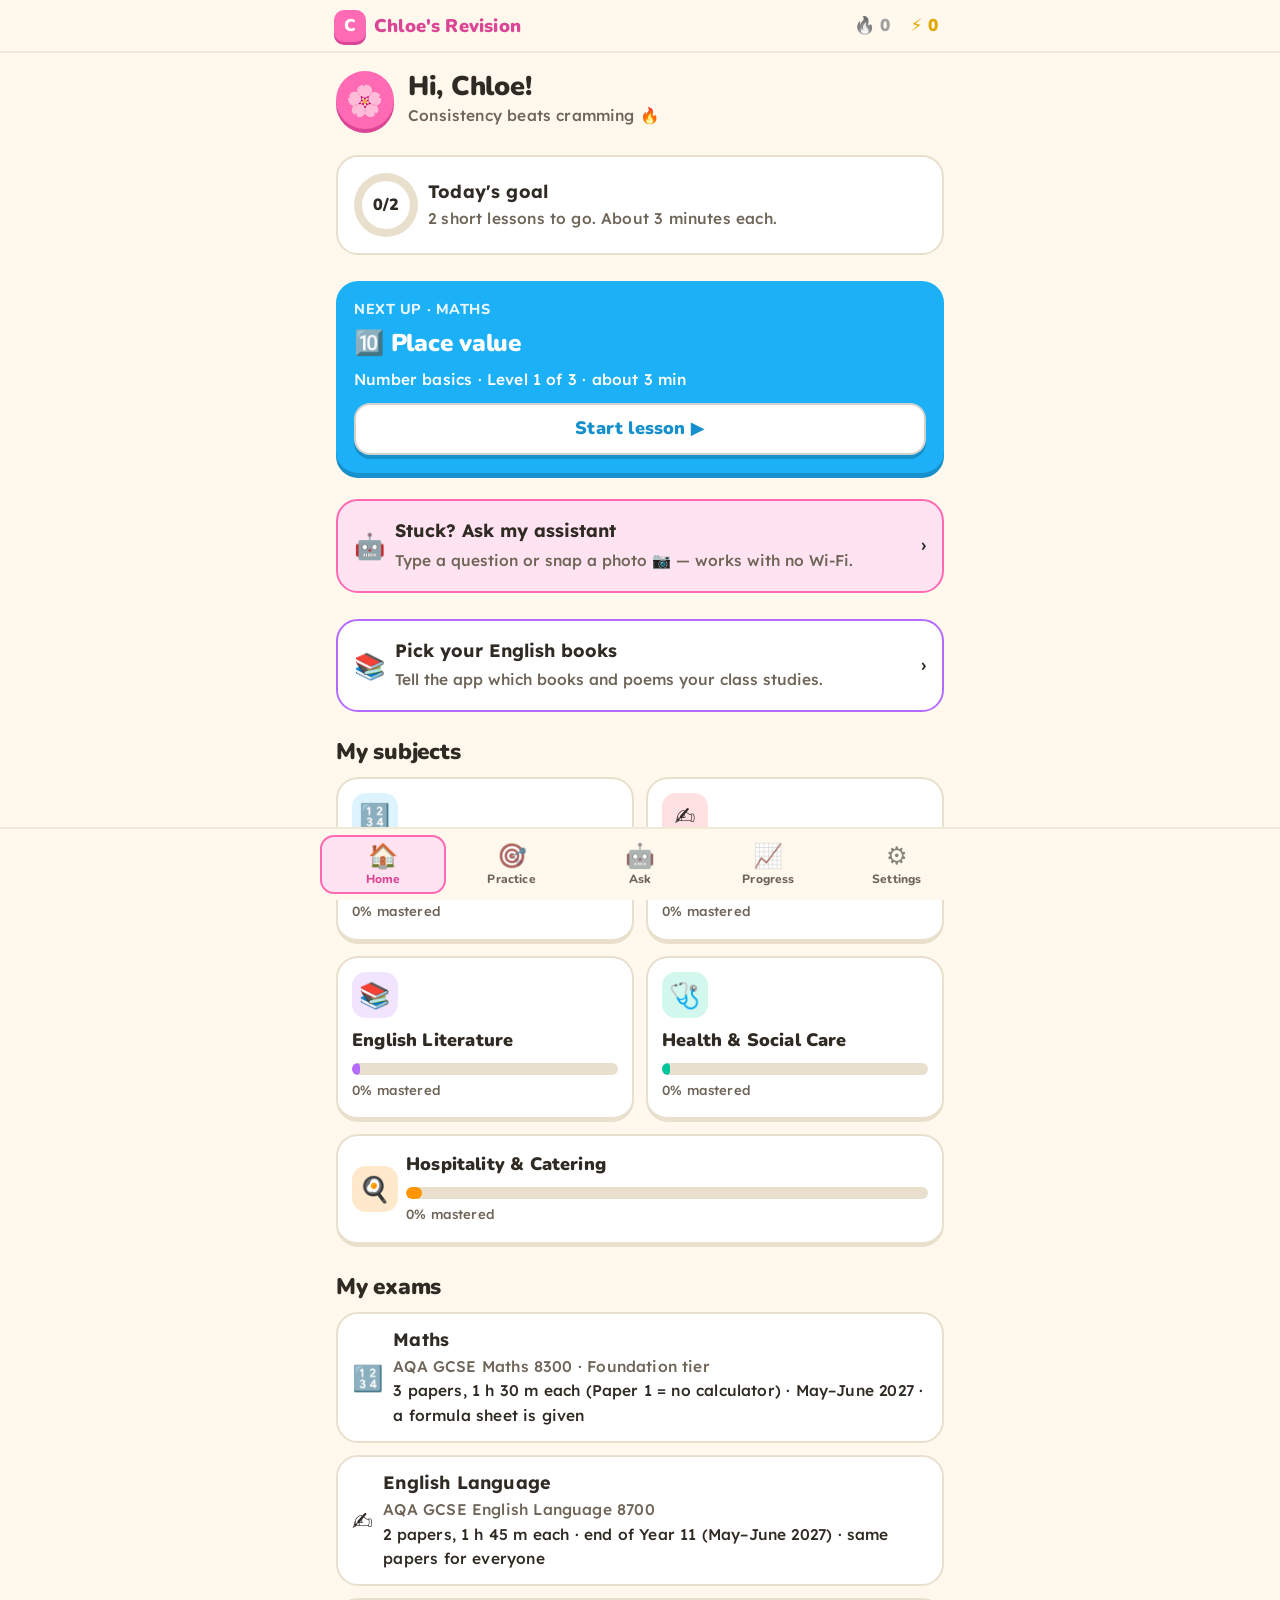
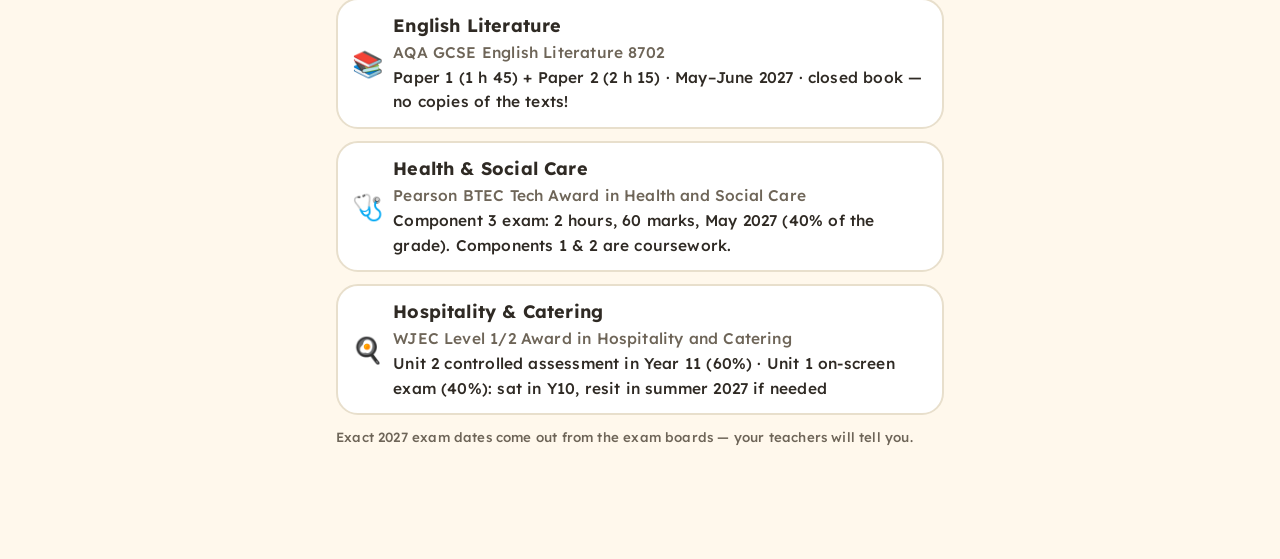
<file: docs/index.html>
<!doctype html>
<html lang="en-GB">
<head>
<meta charset="utf-8">
<meta name="viewport" content="width=device-width, initial-scale=1, viewport-fit=cover">
<link rel="manifest" href="manifest.webmanifest">
<link rel="apple-touch-icon" href="icon-180.png">
<link rel="icon" type="image/png" href="icon-192.png">
<title>Chloe's Revision</title>
<meta name="apple-mobile-web-app-capable" content="yes">
<meta name="mobile-web-app-capable" content="yes">
<meta name="apple-mobile-web-app-title" content="Chloe Revise">
<meta name="description" content="Chloe's bite-size GCSE revision: quick quizzes for Maths, English, Health and Social Care, and Hospitality and Catering.">
<meta name="theme-color" content="#FF6AB4">
<link rel="stylesheet" href="fonts/fonts.css">
<style>
/* ============================================================
   Chloe's Revision — same chunky, bright style as Max's GCSE Plan,
   tuned for easy reading and focus: Lexend, big text, calm tinted paper,
   short screens, one thing at a time, no timers.
   ============================================================ */
:root{
  --bg:#FFF8EC; --bg-2:#F6EEDD; --card:#FFFFFF; --line:#E8DFCC; --line-2:#F1E9D8;
  --ink:#2F2A24; --ink-2:#6E6558; --ink-3:#A89E8E; --on:#FFFFFF;
  --green:#58CC02; --green-d:#46A302; --green-t:#DDF7C8;
  --blue:#1CB0F6;  --blue-d:#1690CC;  --blue-t:#DDF4FF;
  --red:#FF4B4B;   --red-d:#D93636;   --red-t:#FFE1E1;
  --yellow:#FFC800;--yellow-d:#E0A800;--yellow-t:#FFF3C7;
  --orange:#FF9600;--orange-d:#DB7C00;--orange-t:#FFE9CC;
  --purple:#B46CFF;--purple-d:#9152D6;--purple-t:#F1E4FF;
  --teal:#00C49A;  --teal-d:#009E7C;  --teal-t:#D2F7EC;
  --pink:#FF6AB4;  --pink-d:#DB4595;  --pink-t:#FFE3F1;
  --r:16px; --r-lg:22px;
  --font:"Lexend",system-ui,-apple-system,"Segoe UI",sans-serif;
  --head:"Nunito","Lexend",system-ui,sans-serif;
  --fs:18px;
  --ease:cubic-bezier(.2,.9,.3,1.25);
}
:root[data-tint="white"]{--bg:#FFFFFF;--bg-2:#F5F5F5;--line:#E5E5E5;--line-2:#F0F0F0;--ink:#333;--ink-2:#6F6F6F;--ink-3:#AAAAAA}
:root[data-tint="blue"]{--bg:#EEF6FF;--bg-2:#E0ECFA;--line:#CFDDEE;--line-2:#E3ECF7;--ink:#233042;--ink-2:#5B6B80;--ink-3:#97A6B8}
:root[data-tint="green"]{--bg:#F0F8EC;--bg-2:#E2F0DA;--line:#D2E4C8;--line-2:#E5F0DF;--ink:#26331F;--ink-2:#5E6F55;--ink-3:#9BAA91}
:root[data-tint="pink"]{--bg:#FFF1F6;--bg-2:#FBE2EC;--line:#F0D0DD;--line-2:#F8E3EB;--ink:#3A2530;--ink-2:#7A5B69;--ink-3:#B598A5}
:root[data-tint="dark"]{
  color-scheme:dark;
  --bg:#161E24; --bg-2:#1E2A31; --card:#1B252C; --line:#34444E; --line-2:#26343C;
  --ink:#F1F5F7; --ink-2:#A8B6BF; --ink-3:#5E707A;
  --green-t:#203A16; --blue-t:#12303F; --red-t:#3E1D20; --yellow-t:#3A3214; --orange-t:#3B2812; --purple-t:#2E2140; --teal-t:#11352D; --pink-t:#3D1C2F;
}
:root[data-font="atkinson"]{--font:"Atkinson Hyperlegible",system-ui,sans-serif}
:root[data-font="nunito"]{--font:"Nunito",system-ui,sans-serif}
:root[data-size="1"]{--fs:16px} :root[data-size="2"]{--fs:18px} :root[data-size="3"]{--fs:20px} :root[data-size="4"]{--fs:23px}

*{box-sizing:border-box;-webkit-tap-highlight-color:transparent}
html,body{background:var(--bg)}
body{margin:0;color:var(--ink);font:500 var(--fs)/1.6 var(--font);letter-spacing:.01em;-webkit-font-smoothing:antialiased;-webkit-text-size-adjust:100%}
button,input,select,textarea{font:inherit;color:inherit}
a{color:var(--blue-d)}
:focus-visible{outline:3px solid var(--blue);outline-offset:2px;border-radius:12px}
h1,h2,h3{margin:0;font-family:var(--head);font-weight:900;letter-spacing:-.01em;line-height:1.2;text-wrap:balance}
h1{font-size:1.55em} h2{font-size:1.25em} h3{font-size:1.05em}
p{margin:0}
.muted{color:var(--ink-2)} .small{font-size:.86em} .tiny{font-size:.74em}
.num{font-variant-numeric:tabular-nums}
.wrap{max-width:640px;margin:0 auto;padding:8px 16px calc(110px + env(safe-area-inset-bottom,0px))}
.stack{display:flex;flex-direction:column;gap:12px}
.row{display:flex;align-items:center;gap:10px}
.wrap-row{display:flex;flex-wrap:wrap;gap:8px}
.grow{flex:1;min-width:0}
.sect{margin-top:26px;display:flex;flex-direction:column;gap:12px}
.card{background:var(--card);border:2px solid var(--line);border-radius:var(--r-lg);padding:16px}
.soft{background:var(--bg-2);border-radius:var(--r);padding:14px}
.emo{font-size:1.4em;line-height:1}
.hide{display:none!important}

/* ---------- top bar ---------- */
.top{position:sticky;top:0;z-index:8;background:var(--bg);border-bottom:2px solid var(--line-2);padding-top:env(safe-area-inset-top,0px)}
.top-in{max-width:640px;margin:0 auto;padding:8px 14px;display:flex;align-items:center;gap:4px}
.logo{display:flex;align-items:center;gap:8px;font:900 1.02em var(--head);color:var(--pink-d);text-decoration:none;margin-right:auto}
.logo i{display:grid;place-items:center;width:32px;height:32px;border-radius:10px;background:var(--pink);color:#fff;font-style:normal;font-size:17px;box-shadow:0 3px 0 var(--pink-d)}
.stat{display:inline-flex;align-items:center;gap:4px;padding:6px 8px;border-radius:12px;font:900 .95em var(--head);font-variant-numeric:tabular-nums}
.stat.fire{color:var(--orange)} .stat.fire.off{color:var(--ink-3);filter:grayscale(1)}
.stat.xp{color:var(--yellow-d)}
.stat.bump{animation:bump .5s var(--ease)}

/* ---------- bottom nav ---------- */
.nav{position:fixed;left:0;right:0;bottom:0;z-index:8;background:var(--bg);border-top:2px solid var(--line-2);padding:6px 8px calc(6px + env(safe-area-inset-bottom,0px))}
.nav-in{max-width:640px;margin:0 auto;display:grid;grid-template-columns:repeat(5,1fr);gap:2px}
.nav a{display:flex;flex-direction:column;align-items:center;gap:0;padding:5px 2px;border-radius:14px;border:2px solid transparent;text-decoration:none;color:var(--ink-2);font:800 12px var(--head)}
.nav a span{font-size:24px;line-height:1.2;filter:grayscale(.6);opacity:.8}
.nav a[aria-current="page"]{background:var(--pink-t);border-color:var(--pink);color:var(--pink-d)}
.nav a[aria-current="page"] span{filter:none;opacity:1}
.nav a:active{transform:scale(.94)}

/* ---------- 3D buttons (sentence case: easier to read than CAPS) ---------- */
.btn{--b:var(--card);--bd:var(--line);--fg:var(--ink);appearance:none;display:inline-flex;align-items:center;justify-content:center;gap:8px;min-height:52px;padding:10px 18px;border-radius:var(--r);border:2px solid var(--bd);background:var(--b);color:var(--fg);font:900 1em/1.2 var(--head);letter-spacing:.01em;text-decoration:none;cursor:pointer;box-shadow:0 4px 0 var(--bd);transition:transform .08s,box-shadow .08s,filter .15s;user-select:none;-webkit-user-select:none}
.btn:hover{filter:brightness(1.04)}
.btn:active:not([disabled]){transform:translateY(4px);box-shadow:0 0 0 var(--bd)}
.btn.btn[disabled]{--b:var(--line);--bd:var(--line);--fg:var(--ink-3);box-shadow:none;cursor:default}
.btn.full{width:100%}
.btn.sm{min-height:40px;padding:6px 12px;font-size:.86em;box-shadow:0 3px 0 var(--bd)}
.btn.green{--b:var(--green);--bd:var(--green-d);--fg:#fff}
.btn.blue{--b:var(--blue);--bd:var(--blue-d);--fg:#fff}
.btn.red{--b:var(--red);--bd:var(--red-d);--fg:#fff}
.btn.pink{--b:var(--pink);--bd:var(--pink-d);--fg:#fff}
.btn.yellow{--b:var(--yellow);--bd:var(--yellow-d);--fg:#4B3A00}
.btn.ghost{--b:transparent;--bd:transparent;box-shadow:none;--fg:var(--blue-d)}
.btn.sub{--b:var(--c);--bd:var(--cd);--fg:#fff}
.iconbtn{appearance:none;border:2px solid var(--line);background:var(--card);border-radius:14px;min-width:46px;height:46px;display:inline-grid;place-items:center;font-size:20px;cursor:pointer;box-shadow:0 3px 0 var(--line);color:var(--ink)}
.iconbtn:active{transform:translateY(3px);box-shadow:none}
.iconbtn.on{border-color:var(--blue);background:var(--blue-t);box-shadow:0 3px 0 var(--blue)}

/* subject colours */
.s-maths{--c:var(--blue);--cd:var(--blue-d);--ct:var(--blue-t)}
.s-englang{--c:var(--red);--cd:var(--red-d);--ct:var(--red-t)}
.s-englit{--c:var(--purple);--cd:var(--purple-d);--ct:var(--purple-t)}
.s-hsc{--c:var(--teal);--cd:var(--teal-d);--ct:var(--teal-t)}
.s-hosp{--c:var(--orange);--cd:var(--orange-d);--ct:var(--orange-t)}

/* ---------- home ---------- */
.hello{display:flex;align-items:center;gap:14px;margin-top:10px}
.hello .av{width:58px;height:58px;border-radius:50%;background:var(--pink);display:grid;place-items:center;font-size:30px;box-shadow:0 4px 0 var(--pink-d);flex:none}
.hello h1{font-size:1.5em}
.stats3{display:grid;grid-template-columns:repeat(3,1fr);gap:10px}
.st{background:var(--card);border:2px solid var(--line);border-radius:18px;padding:10px 8px;text-align:center}
.st b{display:block;font:900 1.35em var(--head);line-height:1.2}
.st small{color:var(--ink-2);font-size:.74em;font-weight:700}
.next{border-radius:var(--r-lg);padding:18px;background:var(--c);color:#fff;box-shadow:0 5px 0 var(--cd);display:flex;flex-direction:column;gap:10px}
.next .k{font:800 .8em var(--head);opacity:.9;letter-spacing:.04em}
.next h2{font-size:1.35em}
.next .btn{--b:#fff;--bd:rgba(0,0,0,.18);--fg:var(--cd)}
.subs{display:grid;grid-template-columns:1fr 1fr;gap:12px}
.subcard{appearance:none;text-align:left;cursor:pointer;border:2px solid var(--line);border-bottom-width:5px;background:var(--card);border-radius:var(--r-lg);padding:14px;display:flex;flex-direction:column;gap:8px;text-decoration:none;color:var(--ink);min-height:136px}
.subcard:active{transform:translateY(3px);border-bottom-width:2px}
.subcard .ic{width:46px;height:46px;border-radius:14px;background:var(--ct);display:grid;place-items:center;font-size:25px}
.subcard b{font:900 1em/1.2 var(--head)}
.subcard:last-child:nth-child(odd){grid-column:1/-1;min-height:0;flex-direction:row;align-items:center}
.bar{height:12px;border-radius:99px;background:var(--line);overflow:hidden}
.bar i{display:block;height:100%;border-radius:99px;background:var(--c,var(--green));transition:width .6s var(--ease)}
.goalring{--p:0;width:64px;height:64px;border-radius:50%;background:conic-gradient(var(--green) calc(var(--p)*1%),var(--line) 0);display:grid;place-items:center;flex:none}
.goalring i{width:48px;height:48px;border-radius:50%;background:var(--card);display:grid;place-items:center;font-style:normal;font:900 .9em var(--head)}
.pill{display:inline-flex;align-items:center;gap:4px;padding:3px 10px;border-radius:99px;background:var(--bg-2);font-weight:700;font-size:.74em;color:var(--ink-2)}
.pill.exam{background:var(--red-t);color:var(--red-d)}
.pill.cw{background:var(--blue-t);color:var(--blue-d)}
.pill.done{background:var(--green-t);color:var(--green-d)}

/* ---------- subject path ---------- */
.shead{border-radius:var(--r-lg);background:var(--c);color:#fff;padding:16px;box-shadow:0 5px 0 var(--cd);margin-top:10px;display:flex;flex-direction:column;gap:6px}
.shead .board{font-size:.8em;opacity:.95;font-weight:600}
.unit{margin-top:26px}
.unit-h{border-radius:18px;background:var(--ct);border:2px solid var(--c);padding:12px 14px;display:flex;flex-direction:column;gap:4px}
.unit-h b{font:900 1.05em var(--head)}
.unit-h p{font-size:.84em;color:var(--ink-2)}
.path{display:flex;flex-direction:column;align-items:center;gap:40px;padding:40px 0 6px}
.node{position:relative;display:flex;flex-direction:column;align-items:center;gap:6px;appearance:none;border:0;background:none;cursor:pointer;color:var(--ink);padding:0;max-width:170px}
.node .dot{width:78px;height:72px;border-radius:50%;background:var(--c);box-shadow:0 7px 0 var(--cd);display:grid;place-items:center;font-size:32px;transition:transform .1s}
.node:active .dot{transform:translateY(5px);box-shadow:0 2px 0 var(--cd)}
.node.locked .dot{background:var(--line);box-shadow:0 7px 0 var(--ink-3);filter:grayscale(1);opacity:.75}
.node.gold .dot{background:var(--yellow);box-shadow:0 7px 0 var(--yellow-d)}
.node.cur .dot{animation:pulse 1.8s infinite}
.node .lbl{font:800 .8em/1.25 var(--head);text-align:center}
.node .stars{font-size:.8em;letter-spacing:1px;line-height:1}
.node .start{position:absolute;top:-30px;background:var(--card);border:2px solid var(--line);color:var(--cd);font:900 .72em var(--head);padding:3px 10px;border-radius:10px;white-space:nowrap;animation:bob 1.4s ease-in-out infinite}
@keyframes pulse{0%,100%{box-shadow:0 7px 0 var(--cd),0 0 0 0 var(--c)}50%{box-shadow:0 7px 0 var(--cd),0 0 0 9px transparent}}
@keyframes bob{0%,100%{transform:translateY(0)}50%{transform:translateY(-4px)}}

/* ---------- bottom sheet ---------- */
.sheet-bg{position:fixed;inset:0;background:rgba(0,0,0,.4);z-index:20}
.sheet{position:fixed;left:0;right:0;bottom:0;z-index:21;background:var(--card);border-radius:24px 24px 0 0;padding:20px 18px calc(20px + env(safe-area-inset-bottom,0px));max-width:640px;margin:0 auto;display:flex;flex-direction:column;gap:14px;max-height:88vh;overflow:auto;animation:up .25s var(--ease)}
.sheet[hidden],.sheet-bg[hidden]{display:none}
@keyframes up{from{transform:translateY(40px);opacity:0}}
.tip{display:flex;gap:10px;align-items:flex-start;background:var(--yellow-t);border-radius:14px;padding:10px 12px}
.tip .emo{font-size:1.25em}
.tiplist{display:flex;flex-direction:column;gap:8px}

/* ---------- lesson ---------- */
.sess{position:fixed;inset:0;z-index:30;background:var(--bg);display:flex;flex-direction:column;overflow:auto}
.sess[hidden]{display:none}
.sess-top{max-width:640px;width:100%;margin:0 auto;padding:calc(10px + env(safe-area-inset-top,0px)) 14px 6px;display:flex;align-items:center;gap:10px}
.x{appearance:none;border:0;background:none;font-size:28px;color:var(--ink-3);cursor:pointer;width:40px;height:40px;line-height:1}
.prog{flex:1;height:16px;border-radius:99px;background:var(--line);overflow:hidden}
.prog i{display:block;height:100%;background:var(--green);border-radius:99px;transition:width .4s var(--ease);box-shadow:inset 0 -4px 0 rgba(0,0,0,.08)}
.sess-body{max-width:640px;width:100%;margin:0 auto;padding:10px 16px 20px;flex:1;display:flex;flex-direction:column;gap:16px}
.qtag{display:flex;align-items:center;gap:8px;font:800 .8em var(--head);color:var(--c,var(--ink-2))}
.qtag .stretch{background:var(--yellow-t);color:var(--yellow-d);padding:2px 9px;border-radius:99px}
.qtag .again{background:var(--orange-t);color:var(--orange-d);padding:2px 9px;border-radius:99px}
.q{display:flex;gap:10px;align-items:flex-start}
.q h2{font-family:var(--font);font-weight:700;font-size:1.2em;line-height:1.45;flex:1;white-space:pre-line}
.extract{background:var(--card);border:2px dashed var(--line);border-radius:16px;padding:12px 14px;font-size:.95em;line-height:1.7;white-space:pre-line}
.opts{display:flex;flex-direction:column;gap:12px}
.opt{appearance:none;text-align:left;cursor:pointer;border:2px solid var(--line);border-bottom-width:5px;border-radius:18px;background:var(--card);padding:14px 16px;font:600 1em/1.4 var(--font);color:var(--ink);display:flex;gap:12px;align-items:center;min-height:62px;transition:transform .06s}
.opt:active{transform:translateY(2px)}
.opt .k{flex:none;width:30px;height:30px;border-radius:9px;border:2px solid var(--line);display:grid;place-items:center;font:800 .75em var(--head);color:var(--ink-3)}
.opt.sel{border-color:var(--blue);background:var(--blue-t)}
.opt.sel .k{border-color:var(--blue);color:var(--blue-d)}
.opt.ok{border-color:var(--green);background:var(--green-t)}
.opt.bad{border-color:var(--red);background:var(--red-t)}
.opt.gone{opacity:.3;pointer-events:none;text-decoration:line-through}
.opt[disabled]{cursor:default}
.tfrow{display:grid;grid-template-columns:1fr 1fr;gap:12px}
.tfrow .opt{justify-content:center;font-weight:800;font-size:1.1em;min-height:84px;flex-direction:column;gap:2px}
.tfrow .opt span{font-size:1.5em}
.numin{display:flex;gap:10px;align-items:center}
.numin input{flex:1;min-width:0;font:800 1.5em var(--font);padding:12px 16px;border-radius:16px;border:2px solid var(--line);border-bottom-width:5px;background:var(--card);text-align:center}
.numin input:focus{outline:none;border-color:var(--blue)}
.numin .unit{font-weight:800;font-size:1.2em;color:var(--ink-2)}
.match{display:grid;grid-template-columns:1fr 1fr;gap:10px}
.match .opt{min-height:58px;justify-content:center;text-align:center;padding:10px;font-size:.92em}
.match .opt.done{opacity:.35;pointer-events:none;border-color:var(--green);background:var(--green-t)}
.order-slots{display:flex;flex-direction:column;gap:8px;min-height:60px;padding:10px;border:2px dashed var(--line);border-radius:18px}
.order-slots .opt{min-height:48px;padding:8px 12px}
.order-slots .opt .k{background:var(--blue);border-color:var(--blue);color:#fff}
.order-bank{display:flex;flex-direction:column;gap:8px}
.order-bank .opt{min-height:48px;padding:8px 12px}
.helpers{display:flex;gap:10px;flex-wrap:wrap}
.foot{position:sticky;bottom:0;background:var(--bg);border-top:2px solid var(--line-2);padding:14px 16px calc(14px + env(safe-area-inset-bottom,0px))}
.foot-in{max-width:640px;margin:0 auto;display:flex;flex-direction:column;gap:10px}
.foot.good{background:var(--green-t);border-color:transparent}
.foot.bad{background:var(--red-t);border-color:transparent}
.fb-h{display:flex;align-items:center;gap:10px;font:900 1.2em var(--head)}
.foot.good .fb-h{color:var(--green-d)} .foot.bad .fb-h{color:var(--red-d)}
.fb-why{font-size:.95em;white-space:pre-line}
.foot.good .btn.go{--b:var(--green);--bd:var(--green-d);--fg:#fff}
.foot.bad .btn.go{--b:var(--red);--bd:var(--red-d);--fg:#fff}
.intro{display:flex;flex-direction:column;align-items:center;text-align:center;gap:14px;padding-top:10px}
.intro .big{font-size:64px;line-height:1}
.lvl{display:inline-flex;gap:6px;align-items:center;background:var(--ct,var(--bg-2));color:var(--cd,var(--ink));padding:4px 12px;border-radius:99px;font:900 .8em var(--head)}
.done-card{display:flex;flex-direction:column;align-items:center;gap:14px;text-align:center;padding-top:20px}
.done-card .big{font-size:76px;line-height:1;animation:pop .6s var(--ease)}
.done-stats{display:grid;grid-template-columns:repeat(3,1fr);gap:10px;width:100%}
.done-stats .st{border-width:2px}
.bigstars{font-size:40px;letter-spacing:6px}
.bigstars .off{filter:grayscale(1);opacity:.3}
@keyframes pop{0%{transform:scale(.3)}100%{transform:scale(1)}}
@keyframes bump{0%{transform:scale(1)}40%{transform:scale(1.25)}100%{transform:scale(1)}}
@keyframes shake{20%,60%{transform:translateX(-6px)}40%,80%{transform:translateX(6px)}}
.shake{animation:shake .35s}

/* ---------- progress ---------- */
.cal{display:grid;grid-template-columns:repeat(7,1fr);gap:6px}
.cal i{aspect-ratio:1;border-radius:8px;background:var(--line);display:grid;place-items:center;font-style:normal;font-size:.62em;font-weight:700;color:var(--ink-3)}
.cal i.on{background:var(--green);color:#fff}
.cal i.today{outline:3px solid var(--blue);outline-offset:1px}
.badges{display:grid;grid-template-columns:repeat(3,1fr);gap:10px}
.badge{background:var(--card);border:2px solid var(--line);border-radius:18px;padding:12px 6px;text-align:center;display:flex;flex-direction:column;align-items:center;gap:4px}
.badge .e{font-size:32px;line-height:1}
.badge b{font:800 .72em/1.2 var(--head)}
.badge.off .e{filter:grayscale(1);opacity:.3}
.badge.off b{color:var(--ink-3)}
.toplist{display:flex;flex-direction:column;gap:8px}
.toplist .it{display:flex;gap:10px;align-items:center;background:var(--card);border:2px solid var(--line);border-radius:14px;padding:10px 12px;font-size:.9em}

/* ---------- settings ---------- */
.setrow{display:flex;flex-direction:column;gap:8px}
.seg{display:flex;flex-wrap:wrap;gap:8px}
.seg button{appearance:none;border:2px solid var(--line);border-bottom-width:4px;background:var(--card);border-radius:14px;padding:8px 14px;font-weight:700;cursor:pointer;min-height:46px}
.seg button[aria-pressed="true"]{border-color:var(--blue);background:var(--blue-t);color:var(--blue-d)}
.swatch{width:46px;height:46px;border-radius:14px;padding:0!important}
.switch{display:flex;align-items:center;justify-content:space-between;gap:12px;background:var(--card);border:2px solid var(--line);border-radius:16px;padding:12px 14px;cursor:pointer}
.switch input{width:26px;height:26px;accent-color:var(--green)}
textarea.code{width:100%;min-height:90px;border-radius:14px;border:2px solid var(--line);background:var(--card);padding:10px;font:500 12px/1.4 ui-monospace,monospace;word-break:break-all}
.books{display:flex;flex-direction:column;gap:10px}
.book{display:flex;align-items:center;gap:12px;background:var(--card);border:2px solid var(--line);border-bottom-width:4px;border-radius:16px;padding:12px 14px;cursor:pointer;text-align:left;appearance:none;width:100%}
.book .e{font-size:28px}
.book[aria-pressed="true"]{border-color:var(--purple);background:var(--purple-t)}
.book .tick{margin-left:auto;width:28px;height:28px;border-radius:50%;border:2px solid var(--line);display:grid;place-items:center;font-weight:900;color:#fff}
.book[aria-pressed="true"] .tick{background:var(--purple);border-color:var(--purple)}

/* ---------- toast / xp ---------- */
.toast{position:fixed;left:50%;bottom:calc(96px + env(safe-area-inset-bottom,0px));transform:translateX(-50%);background:var(--ink);color:var(--bg);padding:10px 18px;border-radius:14px;font-weight:700;z-index:60;box-shadow:0 6px 20px rgba(0,0,0,.2);max-width:90vw;text-align:center;animation:up .25s var(--ease)}
.xpfloat{position:fixed;transform:translateX(-50%);font:900 1.3em var(--head);color:var(--yellow-d);z-index:61;pointer-events:none;animation:floatup 1s ease-out forwards;text-shadow:0 2px 0 #fff}
@keyframes floatup{to{transform:translate(-50%,-60px);opacity:0}}
.confetti{position:fixed;inset:0;pointer-events:none;z-index:70}
@media (prefers-reduced-motion: reduce){*{animation:none!important;transition:none!important}}
@media (max-width:360px){.subs{grid-template-columns:1fr}}

/* ---------- offline + assistant ---------- */
.offpill{font:800 .7em var(--head);background:var(--bg-2);color:var(--ink-2);padding:4px 8px;border-radius:99px;white-space:nowrap}
.askcard{text-align:left;cursor:pointer;border-color:var(--pink);background:var(--pink-t);color:var(--ink);width:100%;font:inherit}
.ask{position:fixed;inset:0;z-index:40;background:var(--bg);display:flex;flex-direction:column}
.ask[hidden]{display:none}
.ask-top{max-width:640px;width:100%;margin:0 auto;padding:calc(8px + env(safe-area-inset-top,0px)) 12px 8px;display:flex;align-items:center;gap:8px;border-bottom:2px solid var(--line-2)}
.ask-top b{font:900 1.05em var(--head)}
.brainpill{appearance:none;border:0;background:none;padding:0;font:700 .74em var(--font);color:var(--ink-2);cursor:pointer}
.ask-body{flex:1;overflow:auto;max-width:640px;width:100%;margin:0 auto;padding:14px 14px 6px;display:flex;flex-direction:column;gap:12px}
.ask-brain{max-width:640px;width:100%;margin:0 auto;padding:0 14px}
.ask-brain:empty{display:none}
.ask-brain .card,.ask-brain .tip,.ask-brain .btn{margin-bottom:8px}
.ask-foot{max-width:640px;width:100%;margin:0 auto;padding:8px 12px 4px;display:flex;gap:8px;align-items:flex-end}
.ask-foot textarea{flex:1;min-width:0;resize:none;border:2px solid var(--line);border-bottom-width:4px;border-radius:16px;padding:10px 12px;background:var(--card);font:500 1em/1.4 var(--font);max-height:140px}
.ask-foot textarea:focus{outline:none;border-color:var(--pink)}
.ask-foot .send{background:var(--pink);border-color:var(--pink-d);box-shadow:0 3px 0 var(--pink-d);color:#fff}
.ask-hint{max-width:640px;width:100%;margin:0 auto;padding:0 14px calc(8px + env(safe-area-inset-bottom,0px))}
.msg{max-width:92%;border-radius:18px;padding:10px 14px;line-height:1.55;display:flex;flex-direction:column;gap:6px}
.msg p{margin:0}
.msg ul,.msg ol{margin:0;padding-left:1.3em;display:flex;flex-direction:column;gap:4px}
.msg.me{align-self:flex-end;background:var(--pink);color:#fff;border-bottom-right-radius:6px;white-space:pre-line}
.msg.me .muted{color:rgba(255,255,255,.85)}
.msg.me img{max-width:220px;max-height:220px;border-radius:12px;object-fit:cover}
.msg.bot{align-self:flex-start;background:var(--card);border:2px solid var(--line);border-bottom-left-radius:6px}
.msg.sol{align-self:flex-start;background:var(--green-t);border:2px solid var(--green);width:92%}
.solh{font:900 .95em var(--head);color:var(--green-d)}
.solans{font:900 1.15em var(--head);background:var(--card);border-radius:12px;padding:6px 12px;align-self:flex-start}
.msgtools{display:flex;align-items:center;gap:8px;margin-top:4px}
.iconbtn.sm{min-width:36px;height:36px;font-size:16px;border-radius:11px}
.chip{appearance:none;border:2px solid var(--line);border-bottom-width:4px;background:var(--card);border-radius:99px;padding:7px 13px;font:600 .84em var(--font);cursor:pointer;color:var(--ink);text-align:left}
.chip:active{transform:translateY(2px)}
.ocrbox{width:100%;border:2px dashed var(--line);border-radius:12px;padding:8px 10px;background:var(--bg);font:500 .92em/1.5 var(--font);resize:vertical}
.dots{display:inline-flex;gap:4px;padding:4px 0}
.dots i{width:8px;height:8px;border-radius:50%;background:var(--ink-3);animation:dot 1s infinite}
.dots i:nth-child(2){animation-delay:.15s}.dots i:nth-child(3){animation-delay:.3s}
@keyframes dot{0%,100%{opacity:.3;transform:translateY(0)}50%{opacity:1;transform:translateY(-3px)}}
.brainbar{width:100%;text-align:center;background:var(--pink-t);border-color:var(--pink);margin-bottom:8px}
.notes{background:var(--blue-t);border-radius:12px;padding:6px 10px;font-size:.86em}
.notes summary{cursor:pointer;font-weight:700;color:var(--blue-d)}
.notes ul{margin-top:6px}
.diag{white-space:pre-wrap;word-break:break-word;font:11px/1.4 ui-monospace,monospace;background:var(--card);padding:8px;border-radius:8px;max-height:180px;overflow:auto}
.msg.defn{align-self:flex-start;background:var(--blue-t);border:2px solid var(--blue);width:92%}
/* ---------- photo crop ---------- */
.crop{position:fixed;inset:0;z-index:50;background:#111;color:#fff;display:flex;flex-direction:column}
.crop[hidden]{display:none}
.crop-top{display:flex;align-items:center;gap:8px;padding:calc(8px + env(safe-area-inset-top,0px)) 12px 8px;max-width:760px;width:100%;margin:0 auto}
.crop-top .x{color:#ddd}.crop-top .muted{color:#bbb}
.crop-stage{flex:1;display:grid;place-items:center;padding:10px;overflow:hidden;touch-action:none;user-select:none;-webkit-user-select:none}
.crop-stage{position:relative}
.crop-stage img{max-width:calc(100vw - 40px);max-height:calc(100vh - 200px);display:block;pointer-events:none;-webkit-user-drag:none}
.crop-wrap{position:relative;line-height:0}
.crop-box{position:absolute;border:3px solid var(--pink);box-shadow:0 0 0 9999px rgba(0,0,0,.55);border-radius:6px;cursor:move}
.crop-box i{position:absolute;width:30px;height:30px;background:var(--pink);border:3px solid #fff;border-radius:50%;touch-action:none}
.crop-box i[data-h="nw"]{left:-17px;top:-17px;cursor:nwse-resize}.crop-box i[data-h="ne"]{right:-17px;top:-17px;cursor:nesw-resize}
.crop-box i[data-h="sw"]{left:-17px;bottom:-17px;cursor:nesw-resize}.crop-box i[data-h="se"]{right:-17px;bottom:-17px;cursor:nwse-resize}
.crop-foot{display:flex;gap:8px;padding:10px 12px calc(12px + env(safe-area-inset-bottom,0px));max-width:760px;width:100%;margin:0 auto}
.crop-foot .btn{min-height:50px;flex:1;padding:8px 10px;font-size:.92em}
.crop-foot .btn.pink{flex:1.5}

</style>
</head>
<body>
<header class="top" id="top"></header>
<main class="wrap" id="view"></main>
<nav class="nav" id="nav" aria-label="Main"></nav>
<div class="sess" id="session" hidden role="dialog" aria-modal="true" aria-label="Lesson"></div>
<div class="sheet-bg" id="sheetbg" hidden></div>
<div class="sheet" id="sheet" hidden role="dialog" aria-modal="true"></div>
<script>
const RC = { subjects: [] };
/* Tiny helpers for writing quiz questions.  d = difficulty: 1 basics, 2 getting there, 3 stretch */
const mc = (d, q, a, w, why, hint) => ({ t: 'mc', d, q, a, w, why, hint });
const tf = (d, q, a, why) => ({ t: 'tf', d, q, a, why });
const mt = (d, q, pairs) => ({ t: 'match', d, q, pairs });
const od = (d, q, items, why) => ({ t: 'order', d, q, items, why });
const xq = (d, extract, q, a, w, why) => ({ t: 'mc', d, ex: extract, q, a, w, why });
const LS = (id, title, emoji, tip, qs) => ({ id, title, emoji, tip, qs });

/* ============================================================
   MATHS — AQA GCSE Mathematics 8300, Foundation tier.
   Comberton teaches it as a spiral (Sparx "Alpha"→"D" schemes).
   This path starts right at the bottom (Alpha scheme: place value,
   times tables) and climbs slowly to Foundation grade 4–5 topics.
   Every question is generated fresh, so she can repeat forever.
   Level 1 = 3 choices, Level 2 = 4 choices, Level 3 = type the answer.
   ============================================================ */
const R = (a, b) => a + Math.floor(Math.random() * (b - a + 1));
const P = (a) => a[Math.floor(Math.random() * a.length)];
const gcd = (a, b) => (b ? gcd(b, a % b) : Math.abs(a));
const F = (n) => (typeof n === 'number' ? (Math.round(n * 1000) / 1000).toLocaleString('en-GB', { maximumFractionDigits: 3 }) : String(n));
const money = (n) => '£' + (Math.round(n * 100) / 100).toFixed(2);
const neg = (n) => (n < 0 ? '−' + F(-n) : F(n));
/* one maths question: typed at level 3 (if numeric), multiple choice otherwise */
function MQ(o) {
  const f = o.fmt || F, wrap = (s) => (o.pre || '') + s + (o.unit ? ' ' + o.unit : '');
  if (o.lv >= 3 && !o.mc && typeof o.a === 'number') return { t: 'num', q: o.q, ex: o.ex, a: o.a, pre: o.pre, unit: o.unit, why: o.why, hint: o.hint, tol: o.tol };
  const A = f(o.a), ws = [];
  const pad = typeof o.a === 'number' ? [o.a + 1, o.a - 1, o.a + 10, o.a * 2, o.a + 2, o.a - 2, o.a + 5] : [];
  for (const w of (o.w || []).concat(pad)) {
    if (w == null || (typeof w === 'number' && (!isFinite(w) || (o.pos !== false && w < 0 && o.a >= 0)))) continue;
    const s = f(w); if (s !== A && !ws.includes(s)) ws.push(s);
  }
  return { t: 'mc', q: o.q, ex: o.ex, a: wrap(A), w: ws.slice(0, o.lv === 1 ? 2 : 3).map(wrap), why: o.why, hint: o.hint };
}
const TF = (q, a, why) => ({ t: 'tf', q, a, why });
const boxes = (n, d) => '🟪'.repeat(n) + '⬜'.repeat(d - n);

const G = {
  /* ---------- A. Number basics ---------- */
  place(lv) {
    if (lv === 1) { const n = R(102, 987), s = String(n), i = R(0, 2), dg = s[i]; if (dg === '0') return G.place(lv); const v = +dg * [100, 10, 1][i];
      return MQ({ lv, q: `What is the ${dg} worth in ${n}?`, a: v, w: [+dg * 10, +dg * 100, +dg, +dg * 1000].filter((x) => x !== v), why: `${n} = ${s[0]} hundreds, ${s[1]} tens, ${s[2]} ones. The ${dg} is in the ${['hundreds', 'tens', 'ones'][i]} column, so it's worth ${F(v)}.`, hint: 'Read the columns from the right: ones, tens, hundreds.' }); }
    if (lv === 2) { const n = R(1203, 98760), s = String(n), i = R(0, s.length - 3), dg = s[i]; if (dg === '0') return G.place(lv); const v = +dg * 10 ** (s.length - 1 - i);
      return MQ({ lv, q: `What is the ${dg} worth in ${F(n)}?`, a: v, w: [v / 10, v * 10, +dg].filter((x) => x !== v), why: `Counting columns from the right (ones, tens, hundreds, thousands, ten-thousands), the ${dg} is worth ${F(v)}.` }); }
    const w = R(1, 9), a = R(1, 9), b = R(1, 9), which = R(0, 1), n = `${w}.${a}${b}`, v = which ? b / 100 : a / 10;
    return MQ({ lv, mc: true, q: `What is the ${which ? b : a} worth in ${n}?`, a: which ? `${b} hundredths` : `${a} tenths`, w: which ? [`${b} tenths`, `${b} tens`, `${b} ones`] : [`${a} hundredths`, `${a} tens`, `${a} ones`], why: `After the decimal point: first column = tenths, second = hundredths. So it's worth ${F(v)}.` });
  },
  addsub(lv) {
    const add = Math.random() < 0.5;
    const [a, b] = lv === 1 ? [R(11, 60), R(3, 29)] : lv === 2 ? [R(120, 800), R(35, 199)] : [R(100, 999), R(100, 499)];
    if (add) return MQ({ lv, q: `${a} + ${b} = ?`, a: a + b, w: [a + b + 10, a + b - 10, a + b + 1], why: `Add the ones, then the tens${lv > 1 ? ', then the hundreds' : ''}. Carry when a column goes over 9. ${a} + ${b} = ${a + b}.`, hint: 'Line them up in columns. Start with the ones.' });
    const [x, y] = a > b ? [a, b] : [b, a];
    return MQ({ lv, q: `${x} − ${y} = ?`, a: x - y, w: [x - y + 10, x - y - 10, x + y], why: `Take away column by column, starting with the ones. Borrow from the next column if you need to. ${x} − ${y} = ${x - y}. Check: ${x - y} + ${y} = ${x}.`, hint: 'Check a subtraction by adding back: answer + smaller number should = bigger number.' });
  },
  tables(lv) {
    const t = lv === 1 ? P([2, 5, 10, 3]) : lv === 2 ? P([3, 4, 6, 11]) : P([6, 7, 8, 9, 12]), n = R(2, 12);
    if (lv >= 2 && Math.random() < 0.35) return MQ({ lv, q: `${t * n} ÷ ${t} = ?`, a: n, w: [n + 1, n - 1, t], why: `Division is times tables backwards: ${n} × ${t} = ${t * n}, so ${t * n} ÷ ${t} = ${n}.`, hint: `What times ${t} makes ${t * n}?` });
    return MQ({ lv, q: `${n} × ${t} = ?`, a: n * t, w: [n * t + t, n * t - t, n * (t + 1), n + t], why: `${n} × ${t} = ${n * t}. ${t === 9 ? 'Nine trick: 10 × ' + n + ' = ' + n * 10 + ', take away ' + n + '.' : t === 5 ? 'Five trick: half of 10 × ' + n + '.' : t === 4 ? 'Four trick: double, then double again.' : t === 8 ? 'Eight trick: double, double, double.' : t === 11 ? 'Eleven trick: 10 × ' + n + ' + ' + n + '.' : 'Keep practising the ' + t + ' times table!'}`, hint: `Count up in ${t}s, or use a times-table fact you know.` });
  },
  tens(lv) {
    const p = lv === 1 ? P([10, 100]) : P([10, 100, 1000]), mult = lv === 1 ? true : Math.random() < 0.5;
    const n = lv === 1 ? R(2, 95) : lv === 2 ? (mult ? R(3, 99) / 10 : R(40, 980)) : R(12, 999) / 10;
    const a = mult ? n * p : n / p, zeros = String(p).length - 1;
    return MQ({ lv, q: `${F(n)} ${mult ? '×' : '÷'} ${F(p)} = ?`, a, w: [mult ? n * p * 10 : a * 10, mult ? n * p / 10 : a / 10, mult ? n + p : n - p], why: `${mult ? '×' : '÷'} ${p} moves every digit ${zeros} place${zeros > 1 ? 's' : ''} to the ${mult ? 'LEFT (bigger)' : 'RIGHT (smaller)'}. So ${F(n)} → ${F(a)}.`, hint: `${mult ? 'Multiplying' : 'Dividing'} by ${p}: the number gets ${mult ? 'bigger' : 'smaller'}. Move the digits ${zeros} place${zeros > 1 ? 's' : ''}.` });
  },
  round(lv) {
    if (lv === 1) { const n = R(11, 989); if (n % 10 === 0) return G.round(lv); const a = Math.round(n / 10) * 10;
      return MQ({ lv, q: `Round ${n} to the nearest 10.`, a, w: [a + 10, a - 10, Math.floor(n / 10) * 10 === a ? a + 10 : Math.floor(n / 10) * 10], why: `Look at the ones digit (${n % 10}). ${n % 10 >= 5 ? '5 or more → round UP' : '4 or less → round DOWN'}. So ${n} → ${a}.`, hint: 'Look at the digit after the one you round to. 5 or more: up. 4 or less: down.' }); }
    if (lv === 2) { const to = P([100, 1000]), n = to === 100 ? R(110, 9890) : R(1100, 98900); const a = Math.round(n / to) * to; if (n % to === 0) return G.round(lv);
      return MQ({ lv, q: `Round ${F(n)} to the nearest ${F(to)}.`, a, w: [a + to, a - to, Math.round(n / 10) * 10], why: `Look at the ${to === 100 ? 'tens' : 'hundreds'} digit. ${Math.floor(n / (to / 10)) % 10 >= 5 ? '5 or more → up' : '4 or less → down'}. ${F(n)} → ${F(a)}.` }); }
    const n = R(1001, 9999) / 100, a = Math.round(n * 10) / 10;
    return MQ({ lv, q: `Round ${n.toFixed(2)} to 1 decimal place.`, a, w: [Math.round(n), Math.floor(n * 10) / 10 === a ? a + 0.1 : Math.floor(n * 10) / 10], why: `1 decimal place = keep 1 digit after the point. Look at the 2nd digit after the point: ${n.toFixed(2).slice(-1)}. ${+n.toFixed(2).slice(-1) >= 5 ? 'Round up' : 'Round down'} → ${a.toFixed(1)}.`, hint: 'Keep one digit after the point, and look at the next digit to decide.' });
  },
  negatives(lv) {
    if (lv === 1) { const t = R(-6, 5), ch = R(2, 9), up = Math.random() < 0.5, a = up ? t + ch : t - ch;
      return MQ({ lv, pos: false, fmt: neg, q: `It is ${neg(t)}°C. The temperature ${up ? 'goes up' : 'drops'} by ${ch}°C. What is it now?`, a, unit: '°C', w: [up ? t - ch : t + ch, -a, a + 1], why: `Imagine a thermometer. Start at ${neg(t)} and move ${ch} ${up ? 'up' : 'down'}: you land on ${neg(a)}.`, hint: 'Picture a number line. Up = right, down = left.' }); }
    if (lv === 2) { const a = R(-9, 9), b = R(1, 9), op = P(['+', '−', '− −', '+ −']);
      const ans = op === '+' ? a + b : op === '−' ? a - b : op === '− −' ? a + b : a - b;
      const txt = op === '− −' ? `${neg(a)} − (−${b})` : op === '+ −' ? `${neg(a)} + (−${b})` : `${neg(a)} ${op} ${b}`;
      return MQ({ lv, pos: false, fmt: neg, q: `${txt} = ?`, a: ans, w: [-ans, op === '− −' || op === '+' ? a - b : a + b, ans + 1], why: op === '− −' ? `Two minuses next to each other make a plus: ${neg(a)} + ${b} = ${neg(ans)}.` : op === '+ −' ? `Plus a minus is the same as take away: ${neg(a)} − ${b} = ${neg(ans)}.` : `Use a number line from ${neg(a)}: ${neg(ans)}.`, hint: 'Two signs touching: same signs → +, different signs → −.' }); }
    const a = R(2, 9) * P([1, -1]), b = R(2, 9) * P([1, -1]), div = Math.random() < 0.4;
    const ans = div ? a : a * b, q = div ? `${neg(a * b)} ÷ ${b < 0 ? '(' + neg(b) + ')' : b} = ?` : `${neg(a)} × ${b < 0 ? '(' + neg(b) + ')' : b} = ?`;
    return MQ({ lv, pos: false, fmt: neg, q, a: ans, why: `Same signs → positive answer. Different signs → negative answer. So the answer is ${neg(ans)}.`, hint: 'Do the numbers first, then decide the sign: same signs = +, different = −.' });
  },
  bidmas(lv) {
    if (lv === 1) { const a = R(2, 9), b = R(2, 6), c = R(2, 6);
      return MQ({ lv, q: `${a} + ${b} × ${c} = ?`, a: a + b * c, w: [(a + b) * c, a + b + c], why: `BIDMAS: multiply before adding. ${b} × ${c} = ${b * c}, then ${a} + ${b * c} = ${a + b * c}.`, hint: 'Do × and ÷ before + and −.' }); }
    if (lv === 2) { const a = R(2, 9), b = R(2, 9), c = R(2, 5); if (Math.random() < 0.5)
        return MQ({ lv, q: `(${a} + ${b}) × ${c} = ?`, a: (a + b) * c, w: [a + b * c, a * c + b], why: `Brackets first: ${a} + ${b} = ${a + b}. Then × ${c} = ${(a + b) * c}.`, hint: 'B for Brackets comes first.' });
      const d = R(2, 6), e = d * R(2, 5), f = R(12, 30);
      return MQ({ lv, q: `${f} − ${e} ÷ ${d} = ?`, a: f - e / d, w: [(f - e) / d, f - e], pos: false, why: `Divide first: ${e} ÷ ${d} = ${e / d}. Then ${f} − ${e / d} = ${f - e / d}.` }); }
    const a = R(2, 9), b = R(2, 5), c = R(2, 4);
    return MQ({ lv, q: `${a} + ${b}² × ${c} = ?`, a: a + b * b * c, w: [(a + b) ** 2 * c, a + b * 2 * c], why: `Indices (powers) first: ${b}² = ${b * b}. Then × ${c} = ${b * b * c}. Then + ${a} = ${a + b * b * c}.`, hint: 'B, I (powers), then D M, then A S.' });
  },
  factors(lv) {
    if (lv === 1) { const t = P([2, 5, 10, 3]), yes = t * R(2, 12), no = [yes + 1, yes + 2, yes - 1].filter((x) => x % t);
      return MQ({ lv, mc: true, q: `Which number is a multiple of ${t}?`, a: yes, w: no, why: `${yes} = ${t} × ${yes / t}, so it's in the ${t} times table. Multiples = the times table.`, hint: t === 2 ? 'Multiples of 2 are even.' : t === 5 ? 'Multiples of 5 end in 0 or 5.' : t === 10 ? 'Multiples of 10 end in 0.' : 'Add the digits: multiples of 3 add up to a multiple of 3.' }); }
    if (lv === 2) { if (Math.random() < 0.5) { const n = P([12, 18, 20, 24, 30, 36, 40]), fs = []; for (let i = 2; i < n; i++) if (n % i === 0) fs.push(i); const f = P(fs), nf = [7, 9, 11, 13, 14, 16].filter((x) => n % x);
        return MQ({ lv, mc: true, q: `Which of these is a FACTOR of ${n}?`, a: f, w: nf, why: `${f} × ${n / f} = ${n}, so ${f} goes into ${n} exactly. Factors divide in with no remainder.`, hint: 'A factor goes INTO the number exactly.' }); }
      const pr = P([2, 3, 5, 7, 11, 13, 17, 19, 23, 29, 31, 37]), np = P([9, 15, 21, 27, 33, 39, 49, 51, 1]);
      return MQ({ lv, mc: true, q: 'Which of these is a PRIME number?', a: pr, w: [np, P([4, 6, 8, 10, 12, 14]), P([25, 35, 45, 57])], why: `${pr} has exactly 2 factors: 1 and itself. ${np === 1 ? '1 is NOT prime (only 1 factor).' : np + ' is not prime — it divides by ' + [3, 5, 7, 17].find((x) => np % x === 0) + '.'}`, hint: 'A prime has exactly two factors: 1 and itself. 1 is not prime!' }); }
    const [a, b] = P([[12, 18], [8, 12], [15, 20], [6, 9], [16, 24], [10, 25], [14, 21]]), hcf = gcd(a, b), lcm = a * b / hcf, h = Math.random() < 0.5;
    return MQ({ lv, q: h ? `What is the HCF (highest common factor) of ${a} and ${b}?` : `What is the LCM (lowest common multiple) of ${a} and ${b}?`, a: h ? hcf : lcm, why: h ? `Factors of ${a} and ${b} — the biggest one in both lists is ${hcf}.` : `Multiples of ${a}: ${a}, ${2 * a}, ${3 * a}… Multiples of ${b}: ${b}, ${2 * b}, ${3 * b}… The first one in both is ${lcm}.`, hint: h ? 'List the factors of both. Find the biggest one they share.' : 'List the times tables of both. Find the first one they share.' });
  },
  powers(lv) {
    if (lv === 1) { const n = R(1, 10); return MQ({ lv, q: `${n}² = ?  (${n} squared)`, a: n * n, w: [n * 2, n + 2, n * n + n], why: `Squared means times by itself: ${n} × ${n} = ${n * n}. NOT ${n} × 2!`, hint: `${n}² means ${n} × ${n}.` }); }
    if (lv === 2) { if (Math.random() < 0.5) { const n = R(2, 12); return MQ({ lv, q: `√${n * n} = ?  (square root)`, a: n, w: [n * n / 2, n + 1, n - 1], why: `Square root is the opposite of squaring. ${n} × ${n} = ${n * n}, so √${n * n} = ${n}.`, hint: 'What number times itself makes this?' }); }
      const n = P([2, 3, 4, 5, 10]); return MQ({ lv, q: `${n}³ = ?  (${n} cubed)`, a: n ** 3, w: [n * 3, n * n, n ** 3 + n], why: `Cubed = times by itself 3 times: ${n} × ${n} × ${n} = ${n ** 3}.`, hint: `${n}³ = ${n} × ${n} × ${n}` }); }
    const t = R(0, 2);
    if (t === 0) { const n = R(11, 15); return MQ({ lv, q: `${n}² = ?`, a: n * n, why: `${n} × ${n} = ${n * n}. Learn the squares up to 15² = 225.` }); }
    if (t === 1) { const n = P([2, 3, 4, 5, 10]); return MQ({ lv, q: `∛${n ** 3} = ?  (cube root)`, a: n, why: `${n} × ${n} × ${n} = ${n ** 3}, so the cube root is ${n}.` }); }
    const a = R(2, 6), b = R(2, 5); return MQ({ lv, q: `${a}² + ${b}² = ?`, a: a * a + b * b, why: `${a}² = ${a * a} and ${b}² = ${b * b}. Add: ${a * a + b * b}.` });
  },

  /* ---------- B. Fractions, decimals, percentages ---------- */
  fracs(lv) {
    if (lv === 1) { const d = R(3, 8), n = R(1, d - 1);
      return MQ({ lv, mc: true, q: `What fraction is purple?\n${boxes(n, d)}`, a: `${n}/${d}`, w: [`${d - n}/${d}`, `${n}/${d - n}`, `${d}/${n}`].filter((x) => x !== `${n}/${d}`), why: `Count the purple squares (${n}) → top number. Count ALL the squares (${d}) → bottom number. So ${n}/${d}.`, hint: 'Top = how many shaded. Bottom = how many altogether.' }); }
    if (lv === 2) { const b = P([[1, 2], [1, 3], [2, 3], [1, 4], [3, 4], [2, 5], [3, 5], [1, 5]]), k = R(2, 6), n = b[0] * k, d = b[1] * k;
      return MQ({ lv, mc: true, q: `Simplify ${n}/${d}`, a: `${b[0]}/${b[1]}`, w: [`${n / 2 | 0 || 1}/${d}`, `${b[1]}/${b[0]}`, `${b[0] + 1}/${b[1] + 1}`, `${n - 1}/${d - 1}`].filter((x) => x !== `${b[0]}/${b[1]}`), why: `Divide top AND bottom by ${k}: ${n} ÷ ${k} = ${b[0]}, ${d} ÷ ${k} = ${b[1]}. So ${b[0]}/${b[1]}.`, hint: 'Find a number that goes into BOTH the top and the bottom.' }); }
    const b = P([[1, 2], [2, 3], [3, 4], [2, 5], [3, 5], [4, 5], [5, 6], [3, 8]]), k = R(2, 8);
    return MQ({ lv, q: `${b[0]}/${b[1]} = ?/${b[1] * k}   What number goes on top?`, a: b[0] * k, why: `The bottom was × ${k} (${b[1]} → ${b[1] * k}), so the top is × ${k} too: ${b[0]} × ${k} = ${b[0] * k}.`, hint: `What did the bottom get multiplied by? Do the same to the top.` });
  },
  fracof(lv) {
    if (lv === 1) { const d = P([2, 4, 2, 10]), a = R(2, 12), n = a * d;
      return MQ({ lv, q: `${d === 2 ? 'Half' : d === 4 ? 'A quarter' : 'One tenth'} of ${n} = ?`, a, w: [n - a, a * 2, n * 2], why: `${d === 2 ? 'Half' : d === 4 ? 'A quarter' : 'A tenth'} means ÷ ${d}. ${n} ÷ ${d} = ${a}.`, hint: `Divide by ${d}.` }); }
    const d = lv === 2 ? P([3, 5, 10, 4]) : P([3, 4, 5, 8, 10]), num = lv === 2 ? 1 : R(2, d - 1), unit = R(2, 12), n = d * unit, a = unit * num;
    if (num > 1 && gcd(num, d) > 1) return G.fracof(lv);
    return MQ({ lv, pre: lv === 3 && Math.random() < 0.5 ? '£' : '', q: `${num}/${d} of ${lv === 3 && Math.random() < 0.5 ? '£' + n : n} = ?`, a, w: [unit, n / num, a + unit], why: `Divide by the bottom, times by the top. ${n} ÷ ${d} = ${unit}${num > 1 ? `, then × ${num} = ${a}` : ''}.`, hint: '"Divide by the bottom, times by the top."' });
  },
  percent(lv) {
    const p = lv === 1 ? P([50, 10]) : lv === 2 ? P([25, 20, 5, 75]) : P([15, 35, 30, 45, 12, 60]);
    const n = lv === 1 ? R(2, 20) * 10 : lv === 2 ? R(2, 20) * 20 : R(2, 20) * 20;
    const a = n * p / 100, ten = n / 10;
    const how = { 50: `50% = half. ${n} ÷ 2 = ${F(a)}.`, 10: `10% = ÷ 10. ${n} ÷ 10 = ${F(a)}.`, 25: `25% = a quarter. ${n} ÷ 4 = ${F(a)}.`, 75: `75% = 3 quarters. ${n} ÷ 4 = ${F(n / 4)}, × 3 = ${F(a)}.`, 20: `10% = ${F(ten)}, so 20% = ${F(ten)} × 2 = ${F(a)}.`, 5: `10% = ${F(ten)}, so 5% = half of that = ${F(a)}.`, 15: `10% = ${F(ten)}, 5% = ${F(ten / 2)}. 15% = ${F(ten)} + ${F(ten / 2)} = ${F(a)}.`, 35: `10% = ${F(ten)} → 30% = ${F(ten * 3)}. 5% = ${F(ten / 2)}. Total ${F(a)}.`, 30: `10% = ${F(ten)}, × 3 = ${F(a)}.`, 45: `10% = ${F(ten)} → 40% = ${F(ten * 4)}. 5% = ${F(ten / 2)}. Total ${F(a)}.`, 12: `10% = ${F(ten)}, 1% = ${F(n / 100)} → 2% = ${F(n / 50)}. 12% = ${F(a)}.`, 60: `10% = ${F(ten)}, × 6 = ${F(a)}.` };
    return MQ({ lv, pre: '£', q: `Find ${p}% of £${n}.`, a, w: [a * 2, ten, n - a, p], fmt: (x) => (Math.round(x * 100) % 100 ? (Math.round(x * 100) / 100).toFixed(2) : F(x)), why: how[p], hint: 'Start with 10% (divide by 10). Build the rest from that.' });
  },
  fdp(lv) {
    const bank = lv === 1 ? [['1/2', '0.5', '50%'], ['1/4', '0.25', '25%'], ['1/10', '0.1', '10%'], ['3/4', '0.75', '75%']]
      : lv === 2 ? [['1/5', '0.2', '20%'], ['3/10', '0.3', '30%'], ['2/5', '0.4', '40%'], ['1/100', '0.01', '1%'], ['3/4', '0.75', '75%'], ['7/10', '0.7', '70%']]
        : [['3/5', '0.6', '60%'], ['0.35', '0.35', '35%'], ['1/8', '0.125', '12.5%'], ['9/20', '0.45', '45%'], ['4/5', '0.8', '80%'], ['0.05', '0.05', '5%']];
    const r = P(bank), from = R(0, 2), to = (from + R(1, 2)) % 3;
    if (r[0] === r[1] && (from === 0 || to === 0)) return G.fdp(lv);
    const names = ['fraction', 'decimal', 'percentage'];
    const others = bank.filter((x) => x !== r).map((x) => x[to]);
    const trick = to === 1 ? [r[2].replace('%', ''), '0.0' + r[2].replace('%', '').replace('.', '')] : to === 2 ? [r[1] + '%', F(parseFloat(r[1]) * 10) + '%'] : [];
    return MQ({ lv, mc: true, q: `Write ${r[from]} as a ${names[to]}.`, a: r[to], w: shuffleData(trick.concat(others)).filter((x) => x !== r[to]), why: `${r[0]} = ${r[1]} = ${r[2]}. Decimal → % : × 100. % → decimal : ÷ 100.`, hint: 'Percent means "out of 100".' });
  },
  money(lv) {
    if (lv === 1) { const note = P([5, 10, 20]), cost = R(105, note * 100 - 50) / 100;
      return MQ({ lv, pre: '£', fmt: (x) => x.toFixed(2), q: `You buy something for £${cost.toFixed(2)} and pay with a £${note} note. How much change?`, a: Math.round((note - cost) * 100) / 100, w: [Math.round((note - cost) * 100) / 100 + 1, Math.round((note - cost - 0.1) * 100) / 100], why: `Change = what you paid − the cost. £${note} − £${cost.toFixed(2)} = £${(note - cost).toFixed(2)}. Check by counting up from £${cost.toFixed(2)}.`, hint: 'Count up from the price to the note.' }); }
    if (lv === 2) { const h = R(8, 16), m = P([0, 15, 20, 30, 40, 45]), dur = P([25, 35, 40, 45, 50, 55, 70, 85]); const end = h * 60 + m + dur, eh = Math.floor(end / 60), em = end % 60;
      const t = (H, M) => `${String(H).padStart(2, '0')}:${String(M).padStart(2, '0')}`;
      return MQ({ lv, q: `A film starts at ${t(h, m)} and ends at ${t(eh, em)}. How many minutes long is it?`, a: dur, unit: 'minutes', w: [dur + 40, dur - 10, eh * 100 + em - (h * 100 + m)], why: `Count up: ${t(h, m)} → ${t(h + (m ? 1 : 0), 0)} is ${m ? 60 - m : 0} min, then on to ${t(eh, em)}. Total ${dur} minutes. (Don't take away times like normal numbers — an hour is 60 min, not 100!)`, hint: 'Count up to the next o\'clock first, then add the rest.' }); }
    const a = R(2, 6), pa = R(30, 90) / 100 * 10, b = R(3, 8); const tot = Math.round((a * pa + b * 0.85) * 100) / 100;
    return MQ({ lv, pre: '£', fmt: (x) => x.toFixed(2), q: `Pens cost £${pa.toFixed(2)} each and rulers cost 85p each. How much for ${a} pens and ${b} rulers?`, a: tot, why: `${a} × £${pa.toFixed(2)} = £${(a * pa).toFixed(2)}. ${b} × £0.85 = £${(b * 0.85).toFixed(2)}. Add: £${tot.toFixed(2)}.`, hint: 'Work out each item separately, then add. 85p = £0.85.', tol: 0.005 });
  },

  /* ---------- C. Algebra ---------- */
  subst(lv) {
    if (lv === 1) { const m = R(2, 5), ad = R(1, 9), x = R(1, 10);
      return MQ({ lv, q: `Function machine: IN → × ${m} → + ${ad} → OUT.\nThe input is ${x}. What comes out?`, a: x * m + ad, w: [(x + ad) * m, x + m + ad], why: `Follow the arrows in order: ${x} × ${m} = ${x * m}, then + ${ad} = ${x * m + ad}.`, hint: 'Do the steps in the order the arrows go.' }); }
    if (lv === 2) { const a = R(2, 6), b = R(2, 9), k = R(2, 5);
      return MQ({ lv, q: `If a = ${a} and b = ${b}, work out ${k}a + b.`, a: k * a + b, w: [Number(String(k) + a) + b, k * (a + b), k + a + b], why: `${k}a means ${k} × a = ${k} × ${a} = ${k * a}. Then + b: ${k * a} + ${b} = ${k * a + b}.`, hint: `${k}a means ${k} × a (not ${k}${a}!).` }); }
    if (Math.random() < 0.5) { const m = R(2, 6), ad = R(1, 9), out = R(2, 10) * m + ad;
      return MQ({ lv, q: `IN → × ${m} → + ${ad} → OUT.\nThe OUTPUT is ${out}. What was the input?`, a: (out - ad) / m, why: `Work backwards with the opposite steps: ${out} − ${ad} = ${out - ad}, then ÷ ${m} = ${(out - ad) / m}.`, hint: 'Go backwards: undo + with −, undo × with ÷.' }); }
    const x = R(-5, -1), y = R(2, 6);
    return MQ({ lv, q: `If x = ${neg(x)} and y = ${y}, work out 3x + 2y.`, a: 3 * x + 2 * y, why: `3 × (${neg(x)}) = ${neg(3 * x)}. 2 × ${y} = ${2 * y}. ${neg(3 * x)} + ${2 * y} = ${neg(3 * x + 2 * y)}.`, hint: 'Put the numbers in brackets. Careful with the minus!' });
  },
  simplify(lv) {
    const L = P(['a', 'x', 'y', 'm', 'p']), L2 = L === 'y' ? 'x' : 'y';
    if (lv === 1) { const n = R(2, 5);
      return MQ({ lv, mc: true, q: `Simplify: ${Array(n).fill(L).join(' + ')}`, a: `${n}${L}`, w: [`${L}${n}`, `${L}^${n}`, `${n + 1}${L}`], why: `${n} lots of ${L} = ${n}${L}. (We write the number first.)`, hint: `How many ${L}'s are there?` }); }
    if (lv === 2) { const a = R(2, 7), b = R(1, 5), c = R(2, 6), d = R(1, 4);
      const x = a + b, y = c - d;
      const ans = `${x}${L} ${y >= 0 ? '+' : '−'} ${Math.abs(y) === 1 ? '' : Math.abs(y)}${L2}`;
      return MQ({ lv, mc: true, q: `Simplify: ${a}${L} + ${c}${L2} + ${b}${L} − ${d}${L2}`, a: ans, w: [`${a + b + c - d}${L}${L2}`, `${x}${L} + ${c + d}${L2}`, `${a + c}${L} + ${b - d}${L2}`].filter((s) => s !== ans), why: `Collect like terms. ${L}'s: ${a} + ${b} = ${x}${L}. ${L2}'s: ${c} − ${d} = ${y}${L2}. Answer: ${ans}.`, hint: `Group the ${L}'s together and the ${L2}'s together.` }); }
    const a = R(2, 6), b = R(2, 6);
    if (Math.random() < 0.5) return MQ({ lv, mc: true, q: `Simplify: ${a}${L} × ${b}${L2}`, a: `${a * b}${L}${L2}`, w: [`${a + b}${L}${L2}`, `${a}${b}${L}${L2}`, `${a * b}${L} + ${L2}`], why: `Multiply the numbers (${a} × ${b} = ${a * b}) and write the letters together: ${a * b}${L}${L2}.` });
    return MQ({ lv, mc: true, q: `Simplify: ${L} × ${L} × ${a}`, a: `${a}${L}²`, w: [`${a + 2}${L}`, `${a}${L}2`, `2${a}${L}`], why: `${L} × ${L} = ${L}². Number goes first: ${a}${L}².` });
  },
  equations(lv) {
    const x = R(2, 12);
    if (lv === 1) { const b = R(2, 15), t = Math.random() < 0.5;
      return MQ({ lv, q: t ? `Solve: x + ${b} = ${x + b}` : `Solve: x − ${b} = ${x}`.replace(`= ${x}`, `= ${x}`), a: t ? x : x + b, w: t ? [x + 2 * b, x + b, b] : [x, x - b, b], pre: 'x = ', why: t ? `Do the opposite: take ${b} from both sides. x = ${x + b} − ${b} = ${x}.` : `Do the opposite: add ${b} to both sides. x = ${x} + ${b} = ${x + b}.`, hint: 'Do the OPPOSITE to get x on its own.' }); }
    if (lv === 2) { const a = R(2, 6), b = R(1, 12);
      return MQ({ lv, q: `Solve: ${a}x + ${b} = ${a * x + b}`, a: x, pre: 'x = ', w: [(a * x + b + b) / a, a * x, x + b], why: `Step 1: − ${b} from both sides → ${a}x = ${a * x}. Step 2: ÷ ${a} → x = ${x}.`, hint: 'Undo the + first, then undo the ×.' }); }
    if (Math.random() < 0.5) { const a = R(2, 7), b = R(1, 12);
      return MQ({ lv, q: `Solve: ${a}x − ${b} = ${a * x - b}`, a: x, pre: 'x = ', why: `+ ${b} both sides → ${a}x = ${a * x}. ÷ ${a} → x = ${x}.`, hint: 'Undo the − first (add), then divide.' }); }
    const a = R(2, 5), b = R(1, 6);
    return MQ({ lv, q: `Solve: ${a}(x + ${b}) = ${a * (x + b)}`, a: x, pre: 'x = ', why: `÷ ${a} both sides → x + ${b} = ${x + b}. − ${b} → x = ${x}.`, hint: 'Divide both sides by the number outside the bracket first.' });
  },
  sequences(lv) {
    if (lv === 1) { const s = R(1, 20), d = R(2, 10), t = [0, 1, 2, 3].map((i) => s + i * d);
      return MQ({ lv, q: `What comes next?\n${t.join(',  ')},  …`, a: s + 4 * d, w: [s + 3 * d + d + 1, s + 5 * d, t[3] + 1], why: `It goes up by ${d} each time. ${t[3]} + ${d} = ${s + 4 * d}.`, hint: 'What is added each time?' }); }
    if (lv === 2) { const s = R(30, 60), d = R(3, 9), t = [0, 1, 2, 3].map((i) => s - i * d);
      if (Math.random() < 0.5) return MQ({ lv, mc: true, q: `What is the term-to-term rule?\n${t.join(',  ')}`, a: `Subtract ${d}`, w: [`Add ${d}`, `Subtract ${d + 1}`, `Divide by ${d}`], why: `Each term is ${d} less than the one before.` });
      return MQ({ lv, q: `What comes next?\n${t.join(',  ')},  …`, a: s - 4 * d, w: [s - 3 * d + d, s - 5 * d], pos: false, why: `It goes DOWN by ${d}. ${t[3]} − ${d} = ${s - 4 * d}.` }); }
    const d = R(2, 7), c = R(-3, 6), t = [1, 2, 3, 4].map((n) => d * n + c);
    if (Math.random() < 0.5) return MQ({ lv, mc: true, q: `Find the nth term rule:\n${t.join(',  ')}`, a: `${d}n ${c >= 0 ? '+ ' + c : '− ' + -c}`, w: [`${c + d}n + ${d}`, `n + ${d}`, `${d}n`, `${d}n ${c >= 0 ? '− ' + c : '+ ' + -c}`].filter((x) => x !== `${d}n ${c >= 0 ? '+ ' + c : '− ' + -c}`), why: `It goes up by ${d}, so start with ${d}n (${d}, ${2 * d}, ${3 * d}…). Compare: ${t[0]} − ${d} = ${c}. So ${d}n ${c >= 0 ? '+ ' + c : '− ' + -c}.`, hint: 'The jump size goes in front of n. Then fix it to match the first term.' });
    const n = R(8, 20);
    return MQ({ lv, q: `The nth term is ${d}n ${c >= 0 ? '+ ' + c : '− ' + -c}. What is term number ${n}?`, a: d * n + c, why: `Put n = ${n}: ${d} × ${n} = ${d * n}, ${c >= 0 ? '+ ' + c : '− ' + -c} = ${d * n + c}.`, hint: `Replace n with ${n}.` });
  },
  brackets(lv) {
    const a = R(2, 6), b = R(1, 9), L = P(['x', 'a', 'y']);
    if (lv === 1) return MQ({ lv, mc: true, q: `Expand: ${a}(${L} + ${b})`, a: `${a}${L} + ${a * b}`, w: [`${a}${L} + ${b}`, `${L} + ${a * b}`, `${a + b}${L}`], why: `Multiply EVERYTHING inside by ${a}: ${a} × ${L} = ${a}${L}, ${a} × ${b} = ${a * b}.`, hint: 'The number outside multiplies every term inside.' });
    if (lv === 2) { const c = R(2, 5);
      return MQ({ lv, mc: true, q: `Expand: ${a}(${c}${L} − ${b})`, a: `${a * c}${L} − ${a * b}`, w: [`${a * c}${L} − ${b}`, `${a + c}${L} − ${a * b}`, `${a * c}${L} + ${a * b}`], why: `${a} × ${c}${L} = ${a * c}${L}. ${a} × ${b} = ${a * b}. Keep the minus: ${a * c}${L} − ${a * b}.` }); }
    if (Math.random() < 0.5) { const k = R(2, 5), p = R(2, 5), q2 = R(1, 7); if (gcd(p, q2) !== 1) return G.brackets(lv);
      return MQ({ lv, mc: true, q: `Factorise: ${k * p}${L} + ${k * q2}`, a: `${k}(${p}${L} + ${q2})`, w: [`${k * p}(${L} + ${k * q2})`, `${k}(${p}${L} + ${k * q2})`, `${p}(${k}${L} + ${q2})`], why: `The biggest number that goes into ${k * p} and ${k * q2} is ${k}. Put it outside: ${k}(${p}${L} + ${q2}). Check by expanding!`, hint: 'Factorising is expanding backwards. What goes into both numbers?' }); }
    return MQ({ lv, mc: true, q: `Expand: ${L}(${L} + ${b})`, a: `${L}² + ${b}${L}`, w: [`${L}² + ${b}`, `2${L} + ${b}${L}`, `${L} + ${b}${L}`], why: `${L} × ${L} = ${L}². ${L} × ${b} = ${b}${L}. So ${L}² + ${b}${L}.` });
  },

  /* ---------- D. Shape & measures ---------- */
  angles(lv) {
    if (lv === 1) { if (Math.random() < 0.4) { const a = P([35, 90, 120, 200, 180, 75, 150, 300]), n = a < 90 ? 'Acute' : a === 90 ? 'Right angle' : a < 180 ? 'Obtuse' : a === 180 ? 'Straight line' : 'Reflex';
        return MQ({ lv, mc: true, q: `What type of angle is ${a}°?`, a: n, w: ['Acute', 'Obtuse', 'Reflex', 'Right angle'].filter((x) => x !== n), why: 'Acute: less than 90°. Right: exactly 90°. Obtuse: 90°–180°. Reflex: more than 180°.', hint: 'Is it smaller than 90°? Between 90° and 180°? Bigger than 180°?' }); }
      const a = R(20, 160); return MQ({ lv, q: `Two angles sit on a straight line. One is ${a}°. What is the other?`, a: 180 - a, unit: '°', w: [360 - a, 90 - a > 0 ? 90 - a : a + 10, 180 + a - 2 * a + 10], why: `Angles on a straight line add up to 180°. 180 − ${a} = ${180 - a}°.`, hint: 'Straight line = 180°.' }); }
    if (lv === 2) { if (Math.random() < 0.5) { const a = R(30, 80), b = R(30, 80);
        return MQ({ lv, q: `A triangle has angles ${a}° and ${b}°. What is the third angle?`, a: 180 - a - b, unit: '°', w: [360 - a - b, a + b, 90 - Math.abs(a - b)], why: `Angles in a triangle add to 180°. ${a} + ${b} = ${a + b}. 180 − ${a + b} = ${180 - a - b}°.`, hint: 'Triangle angles add up to 180°.' }); }
      const a = R(60, 150), b = R(60, 150); return MQ({ lv, q: `Three angles meet at a point: ${a}°, ${b}° and x. Find x.`, a: 360 - a - b, unit: '°', w: [180 - a - b + 360 - 180 + 10, a + b], why: `Angles around a point add up to 360°. 360 − ${a} − ${b} = ${360 - a - b}°.`, hint: 'All the way round = 360°.' }); }
    const t = R(0, 2);
    if (t === 0) { const top = R(20, 100); return MQ({ lv, q: `An isosceles triangle has a top angle of ${top}°. The two base angles are equal. What is ONE base angle?`, a: (180 - top) / 2, unit: '°', why: `180 − ${top} = ${180 - top}. Split between 2 equal angles: ${180 - top} ÷ 2 = ${(180 - top) / 2}°.`, hint: 'Take the top angle from 180, then halve it.' }); }
    if (t === 1) { const a = R(60, 120), b = R(60, 120), c = R(60, 110); if (a + b + c >= 340) return G.angles(lv);
      return MQ({ lv, q: `A quadrilateral has angles ${a}°, ${b}° and ${c}°. What is the fourth angle?`, a: 360 - a - b - c, unit: '°', why: `Angles in a quadrilateral add to 360°. 360 − ${a + b + c} = ${360 - a - b - c}°.`, hint: '4-sided shapes: angles add to 360°.' }); }
    const a = R(25, 155); return MQ({ lv, q: `Two straight lines cross. One angle is ${a}°. What is the angle vertically OPPOSITE it?`, a, unit: '°', why: 'Vertically opposite angles are equal — they are the same size.', hint: 'Opposite angles in an X are equal.' });
  },
  shapes(lv) {
    const S = [['Triangle', 3], ['Quadrilateral', 4], ['Pentagon', 5], ['Hexagon', 6], ['Heptagon', 7], ['Octagon', 8], ['Decagon', 10]];
    if (lv === 1) { const [n, s] = P(S.slice(0, 6)); return MQ({ lv, q: `How many sides does a ${n.toLowerCase()} have?`, a: s, w: [s + 1, s - 1, s + 2], why: `A ${n.toLowerCase()} has ${s} sides. ${{ 3: 'Tri = 3 (like tricycle).', 4: 'Quad = 4.', 5: 'Pent = 5 (like the Pentagon building).', 6: 'Hex = 6 (think "six" and "hex" both have an x).', 7: 'Hept = 7.', 8: 'Oct = 8 (like an octopus).' }[s]}`, hint: 'The start of the word gives it away!' }); }
    const F2 = [
      ['Which shape has 4 equal sides and 4 right angles?', 'Square', ['Rhombus', 'Rectangle', 'Kite'], 'A square: 4 equal sides AND 4 right angles. A rhombus has 4 equal sides but no right angles.'],
      ['Which shape has 2 pairs of parallel sides, but no right angles?', 'Parallelogram', ['Trapezium', 'Kite', 'Square'], 'A parallelogram is like a pushed-over rectangle: 2 pairs of parallel sides.'],
      ['Which shape has exactly ONE pair of parallel sides?', 'Trapezium', ['Parallelogram', 'Rhombus', 'Rectangle'], 'A trapezium has exactly one pair of parallel sides.'],
      ['Which triangle has all 3 sides the same length?', 'Equilateral', ['Isosceles', 'Scalene', 'Right-angled'], 'Equilateral = all sides equal (and all angles 60°).'],
      ['Which triangle has exactly 2 equal sides?', 'Isosceles', ['Equilateral', 'Scalene', 'Obtuse'], 'Isosceles = 2 equal sides and 2 equal angles.'],
      ['Which triangle has NO equal sides?', 'Scalene', ['Isosceles', 'Equilateral', 'Regular'], 'Scalene = all sides different.'],
      ['How many lines of symmetry does a rectangle have?', '2', ['4', '1', '0'], 'A rectangle folds in half 2 ways (not along the diagonals!).'],
      ['How many lines of symmetry does a square have?', '4', ['2', '1', '8'], 'A square: 2 through the middles of the sides + 2 diagonals = 4.'],
      ['What do we call a shape with all sides and all angles equal?', 'Regular', ['Irregular', 'Parallel', 'Congruent'], 'Regular polygons have all sides equal and all angles equal.'],
      ['How many faces does a cube have?', '6', ['8', '12', '4'], 'A cube has 6 faces, 12 edges and 8 vertices (corners).'],
    ];
    const pool = lv === 2 ? F2.slice(0, 6) : F2;
    const [q, a, w, why] = P(pool); return { t: 'mc', q, a, w, why };
  },
  area(lv) {
    if (lv === 1) { const w = R(2, 9), h = R(2, 9), per = Math.random() < 0.5;
      return MQ({ lv, q: `A rectangle is ${w} cm long and ${h} cm wide. What is its ${per ? 'PERIMETER' : 'AREA'}?`, a: per ? 2 * (w + h) : w * h, unit: per ? 'cm' : 'cm²', w: per ? [w * h, w + h] : [2 * (w + h), w + h], why: per ? `Perimeter = distance all the way round: ${w} + ${h} + ${w} + ${h} = ${2 * (w + h)} cm.` : `Area = length × width = ${w} × ${h} = ${w * h} cm².`, hint: per ? 'Perimeter: add up ALL the sides (there are 4!).' : 'Area of a rectangle = length × width.' }); }
    if (lv === 2) { const b = R(2, 10) * 2, h = R(3, 12);
      return MQ({ lv, q: `A triangle has base ${b} cm and height ${h} cm. What is its area?`, a: b * h / 2, unit: 'cm²', w: [b * h, b + h, b * h * 2], why: `Area of a triangle = ½ × base × height = ${b} × ${h} ÷ 2 = ${b * h / 2} cm². (A triangle is half a rectangle!)`, hint: 'Triangle = half of base × height.' }); }
    const a = R(3, 9), b = a + R(2, 7), h = R(2, 8) * 2;
    return MQ({ lv, q: `A trapezium has parallel sides ${a} cm and ${b} cm, and height ${h} cm. Find the area.\n(The exam formula sheet gives: ½(a + b)h)`, a: (a + b) * h / 2, unit: 'cm²', why: `Add the parallel sides: ${a} + ${b} = ${a + b}. Times the height: ${(a + b) * h}. Halve: ${(a + b) * h / 2} cm².`, hint: 'Add the two parallel sides, × height, ÷ 2.' });
  },
  units(lv) {
    const C = lv === 1 ? [['m', 'cm', 100], ['kg', 'g', 1000], ['cm', 'mm', 10]] : lv === 2 ? [['km', 'm', 1000], ['l', 'ml', 1000], ['m', 'cm', 100], ['kg', 'g', 1000]] : [['hours', 'minutes', 60], ['km', 'm', 1000], ['l', 'ml', 1000], ['m', 'mm', 1000]];
    const [big, small, k] = P(C), up = lv === 1 ? true : Math.random() < 0.5;
    const n = lv === 1 ? R(2, 9) : lv === 2 ? (up ? R(15, 95) / 10 : R(2, 95) * (k / 10)) : (big === 'hours' ? P([1.5, 2.5, 0.25, 0.75, 3.5]) : R(125, 4750) / 100);
    const a = up ? n * k : n / k;
    return MQ({ lv, q: `${F(n)} ${up ? big : small} = ? ${up ? small : big}`, a, unit: up ? small : big, w: [up ? n * k / 10 : n / k * 10, up ? n * k * 10 : n / k / 10, up ? n + k : n * k], why: `1 ${big} = ${k} ${small}. Going to ${up ? 'smaller units → × ' + k : 'bigger units → ÷ ' + k}. ${F(n)} ${up ? '×' : '÷'} ${k} = ${F(a)}.`, hint: `1 ${big} = ${k} ${small}.` });
  },
  circles(lv) {
    if (lv === 1) { if (Math.random() < 0.5) { const r = R(2, 15); return MQ({ lv, q: `A circle has a radius of ${r} cm. What is its diameter?`, a: 2 * r, unit: 'cm', w: [r / 2, r * r, r + 2], why: 'Diameter = 2 × radius (all the way across). Radius = centre to the edge.', hint: 'The diameter goes all the way across — it\'s two radiuses.' }); }
      const [q, a, w, why] = P([['The distance all the way round a circle is called the…', 'Circumference', ['Diameter', 'Radius', 'Area'], 'Circumference = the perimeter of a circle.'], ['A line from the centre to the edge of a circle is the…', 'Radius', ['Diameter', 'Chord', 'Arc'], 'Radius: centre → edge.'], ['A line straight across a circle through the centre is the…', 'Diameter', ['Radius', 'Tangent', 'Sector'], 'Diameter: edge → edge through the centre.'], ['A "slice of pizza" part of a circle is a…', 'Sector', ['Segment', 'Chord', 'Tangent'], 'Sector = pizza slice. Segment = the bit cut off by a chord.']]);
      return { t: 'mc', q, a, w, why }; }
    const r = R(2, 12), dia = Math.random() < 0.5;
    if (lv === 2) { const c = Math.round((dia ? Math.PI * 2 * r : 2 * Math.PI * r) * 10) / 10;
      return MQ({ lv, q: `${dia ? 'Diameter' : 'Radius'} = ${dia ? 2 * r : r} cm. Find the circumference to 1 decimal place. (Use the π button.)`, a: c, unit: 'cm', fmt: (x) => x.toFixed(1), w: [Math.round(Math.PI * r * r * 10) / 10, Math.round(Math.PI * r * 10) / 10, c + 1], why: `Circumference = π × diameter = π × ${2 * r} = ${c.toFixed(1)} cm. (Given on the formula sheet: C = πd.)`, hint: 'C = π × d. If you have the radius, double it first.' }); }
    const A = Math.round(Math.PI * r * r * 10) / 10;
    return MQ({ lv, q: `A circle has radius ${r} cm. Find its area to 1 decimal place.`, a: A, unit: 'cm²', tol: 0.15, why: `Area = π × r² = π × ${r} × ${r} = ${A.toFixed(1)} cm². (Formula sheet: A = πr².)`, hint: 'Square the radius FIRST, then × π.' });
  },
  volume(lv) {
    if (lv <= 2) { const a = R(2, lv === 1 ? 5 : 9), b = R(2, lv === 1 ? 5 : 9), c = R(2, lv === 1 ? 4 : 10);
      return MQ({ lv, q: `A cuboid is ${a} cm × ${b} cm × ${c} cm. What is its volume?`, a: a * b * c, unit: 'cm³', w: [a + b + c, a * b + c, 2 * (a * b + b * c + a * c)], why: `Volume of a cuboid = length × width × height = ${a} × ${b} × ${c} = ${a * b * c} cm³.`, hint: 'Multiply all three measurements.' }); }
    const A = R(5, 30), L = R(3, 12);
    return MQ({ lv, q: `A prism has a cross-section area of ${A} cm² and a length of ${L} cm. Find the volume.\n(Formula sheet: volume = area of cross-section × length)`, a: A * L, unit: 'cm³', why: `${A} × ${L} = ${A * L} cm³.`, hint: 'Area of the end face × how long it is.' });
  },
  pythag(lv) {
    if (lv === 1) { const [q, a, w, why] = P([['In a right-angled triangle, the longest side is called the…', 'Hypotenuse', ['Diagonal', 'Radius', 'Perimeter'], 'The hypotenuse is always the longest side, opposite the right angle.'], ['Where is the hypotenuse?', 'Opposite the right angle', ['Next to the right angle', 'At the bottom', 'The shortest side'], 'The hypotenuse is opposite (across from) the right angle.'], ['Pythagoras only works on…', 'Right-angled triangles', ['All triangles', 'Circles', 'Squares'], 'You need a 90° angle for Pythagoras.'], ['Pythagoras: a² + b² = …', 'c²', ['c', '2c', 'ab'], 'a² + b² = c², where c is the hypotenuse. (It\'s on the formula sheet.)']]);
      return { t: 'mc', q, a, w, why }; }
    if (lv === 2) { const [a, b, c] = P([[3, 4, 5], [6, 8, 10], [5, 12, 13], [9, 12, 15], [8, 15, 17]]);
      return MQ({ lv, q: `A right-angled triangle has short sides ${a} cm and ${b} cm. How long is the hypotenuse?`, a: c, unit: 'cm', w: [a + b, a * a + b * b, c + 1], why: `${a}² + ${b}² = ${a * a} + ${b * b} = ${c * c}. √${c * c} = ${c} cm.`, hint: 'Square both, add, then square root.' }); }
    const a = R(3, 12), b = R(3, 12), c = Math.round(Math.sqrt(a * a + b * b) * 10) / 10;
    if (Number.isInteger(Math.sqrt(a * a + b * b))) return G.pythag(lv);
    return MQ({ lv, q: `Short sides ${a} cm and ${b} cm. Find the hypotenuse to 1 decimal place.`, a: c, unit: 'cm', tol: 0.051, why: `${a}² + ${b}² = ${a * a + b * b}. √${a * a + b * b} = ${c} cm.`, hint: 'Square, square, add, square root.' });
  },

  /* ---------- E. Data & chance ---------- */
  averages(lv) {
    const n = lv === 1 ? 5 : lv === 2 ? 5 : 6, d = Array.from({ length: n }, () => R(1, lv === 3 ? 20 : 12));
    const s = d.slice().sort((a, b) => a - b), sum = d.reduce((a, b) => a + b, 0);
    const kind = lv === 1 ? P(['mode', 'range']) : lv === 2 ? P(['median', 'mean', 'range']) : P(['median', 'mean']);
    const counts = {}; d.forEach((x) => { counts[x] = (counts[x] || 0) + 1; });
    const max = Math.max(...Object.values(counts)), modes = Object.keys(counts).filter((k) => counts[k] === max);
    if (kind === 'mode' && (max === 1 || modes.length > 1)) { d[R(0, n - 1)] = d[0]; return G.averages(lv); }
    if (kind === 'mean' && sum % n) return G.averages(lv);
    const med = n % 2 ? s[(n - 1) / 2] : (s[n / 2 - 1] + s[n / 2]) / 2;
    const ans = { mode: +modes[0], range: s[n - 1] - s[0], median: med, mean: sum / n }[kind];
    const why = { mode: `Mode = the MOST common. ${modes[0]} appears ${max} times.`, range: `Range = biggest − smallest = ${s[n - 1]} − ${s[0]} = ${s[n - 1] - s[0]}.`, median: `Put them in order: ${s.join(', ')}. Median = the middle${n % 2 ? '' : ' (halfway between the middle two)'} = ${F(med)}.`, mean: `Mean = add them all up ÷ how many. ${sum} ÷ ${n} = ${sum / n}.` }[kind];
    const hint = { mode: 'Mode = Most.', range: 'Biggest take away smallest.', median: 'Order them first! Then find the middle.', mean: 'Add them up, then share them out.' }[kind];
    return MQ({ lv, q: `Find the ${kind.toUpperCase()} of:\n${d.join(',  ')}`, a: ans, w: [{ mode: s[n - 1], range: s[n - 1], median: d[(n - 1) >> 1], mean: sum }[kind], { mode: s[0], range: sum / n | 0, median: sum / n | 0, mean: med }[kind], s[0] + 1], why, hint });
  },
  prob(lv) {
    if (lv === 1) { const [q, a, w, why] = P([['How likely is it that the sun rises tomorrow?', 'Certain', ['Impossible', 'Unlikely', 'Even chance'], 'Something that will definitely happen is CERTAIN (probability 1).'], ['A coin lands on heads. How likely?', 'Even chance', ['Certain', 'Unlikely', 'Impossible'], 'Heads or tails: 1 out of 2 = even chance (½).'], ['Rolling a 7 on a normal dice (1–6). How likely?', 'Impossible', ['Unlikely', 'Even chance', 'Likely'], 'There is no 7 on the dice, so it is IMPOSSIBLE (probability 0).'], ['Rolling a number less than 6 on a dice. How likely?', 'Likely', ['Unlikely', 'Impossible', 'Certain'], '1, 2, 3, 4 or 5 = 5 out of 6. That\'s likely (but not certain).'], ['What is the probability of something impossible?', '0', ['1', '½', '−1'], 'Impossible = 0. Certain = 1. Everything else is in between.'], ['What is the probability of something certain?', '1', ['0', '100', '½'], 'Certain = 1 (or 100%).']]);
      return { t: 'mc', q, a, w, why }; }
    if (lv === 2) { const r = R(1, 6), b = R(1, 6), g = R(1, 5), t = r + b + g, col = P([['red', r], ['blue', b], ['green', g]]);
      return MQ({ lv, mc: true, q: `A bag has ${r} red, ${b} blue and ${g} green counters. You pick one without looking. What is the probability it is ${col[0]}?`, a: `${col[1]}/${t}`, w: [`1/${t}`, `${col[1]}/${t - col[1]}`, `${t}/${col[1]}`, `1/3`].filter((x) => x !== `${col[1]}/${t}`), why: `Probability = how many ${col[0]} ÷ how many altogether = ${col[1]}/${t}.`, hint: 'Top: the ones you want. Bottom: total counters.' }); }
    if (Math.random() < 0.5) { const p = R(1, 19) * 5 / 100;
      return MQ({ lv, q: `The probability it rains tomorrow is ${F(p)}. What is the probability it does NOT rain?`, a: Math.round((1 - p) * 100) / 100, why: `Probabilities add up to 1. 1 − ${F(p)} = ${F(1 - p)}.`, hint: 'Happens + doesn\'t happen = 1.' }); }
    const p = P([[1, 4], [1, 5], [1, 10], [3, 10], [2, 5]]), tries = P([20, 40, 60, 100, 200]);
    return MQ({ lv, q: `The probability of winning a game is ${p[0]}/${p[1]}. You play ${tries} times. How many times would you expect to win?`, a: tries * p[0] / p[1], why: `Expected = probability × number of goes. ${tries} ÷ ${p[1]} × ${p[0]} = ${tries * p[0] / p[1]}.`, hint: 'Find that fraction of the number of goes.' });
  },
  charts(lv) {
    if (lv === 1) { const k = P([2, 4, 5, 10]), n = R(2, 6), half = k % 2 === 0 && Math.random() < 0.5;
      return MQ({ lv, q: `Pictogram key: 🍎 = ${k} apples.\nThis row shows: ${'🍎'.repeat(n)}${half ? ' + half an apple' : ''}\nHow many apples?`, a: n * k + (half ? k / 2 : 0), w: [n, n * k, n + k], why: `Each 🍎 = ${k}. ${n} × ${k} = ${n * k}${half ? ` + half of ${k} (${k / 2}) = ${n * k + k / 2}` : ''}.`, hint: 'Check the key! Each picture stands for more than 1.' }); }
    const items = ['Dogs', 'Cats', 'Fish', 'Rabbits'], f = items.map(() => R(2, 15)), tot = f.reduce((a, b) => a + b, 0), i = R(0, 3);
    const table = items.map((x, j) => `${x}: ${f[j]}`).join('   ');
    if (lv === 2) { if (Math.random() < 0.5) return MQ({ lv, q: `Favourite pets (frequency table):\n${table}\nHow many people were asked altogether?`, a: tot, why: `Add all the frequencies: ${f.join(' + ')} = ${tot}.`, hint: 'Frequency = how many. Add them all.' });
      const mx = f.indexOf(Math.max(...f)); if (f.filter((x) => x === f[mx]).length > 1) return G.charts(lv);
      return MQ({ lv, mc: true, q: `Favourite pets:\n${table}\nWhat is the MODE?`, a: items[mx], w: items.filter((x) => x !== items[mx]), why: `The mode is the most popular: ${items[mx]} (${f[mx]}).` }); }
    const t2 = P([12, 18, 24, 30, 36, 20, 40, 60]), g = [R(1, t2 / 3)]; g.push(R(1, t2 - g[0] - 1)); g.push(t2 - g[0] - g[1]);
    return MQ({ lv, q: `A pie chart shows ${t2} people. ${g[0]} chose tea. What angle is the tea slice?`, a: g[0] * 360 / t2, unit: '°', tol: 0.51, why: `Each person gets 360 ÷ ${t2} = ${F(360 / t2)}°. ${g[0]} × ${F(360 / t2)} = ${F(g[0] * 360 / t2)}°.`, hint: 'The whole circle is 360°. Work out the angle for ONE person first.' });
  },

  /* ---------- F. Ratio & proportion ---------- */
  ratio(lv) {
    if (lv <= 2) { const a = R(1, 5), b = R(1, 6); if (gcd(a, b) !== 1 || a === b) return G.ratio(lv); const k = lv === 1 ? P([2, 3, 5, 10]) : R(3, 9);
      return MQ({ lv, mc: true, q: `Simplify the ratio ${a * k} : ${b * k}`, a: `${a} : ${b}`, w: [`${b} : ${a}`, `${a * k / gcd(a * k, 2) | 0 || a} : ${b * k}`, `${a + 1} : ${b + 1}`, `${a * k - 1} : ${b * k - 1}`].filter((x) => x !== `${a} : ${b}`), why: `Divide both sides by ${k}: ${a * k} ÷ ${k} = ${a}, ${b * k} ÷ ${k} = ${b}. So ${a} : ${b}.`, hint: 'Just like fractions: divide both sides by the same number.' }); }
    const a = R(1, 5), b = R(1, 6); if (gcd(a, b) !== 1) return G.ratio(lv);
    return MQ({ lv, mc: true, q: `Boys to girls is ${a} : ${b}. What FRACTION of the class are girls?`, a: `${b}/${a + b}`, w: [`${b}/${a}`, `${a}/${a + b}`, `1/${b}`], why: `Total parts = ${a} + ${b} = ${a + b}. Girls are ${b} of those parts → ${b}/${a + b}.`, hint: 'Add the parts to get the bottom of the fraction.' });
  },
  share(lv) {
    const [a, b] = lv === 1 ? P([[1, 1], [1, 2], [1, 3], [2, 3]]) : P([[2, 3], [3, 5], [1, 4], [3, 4], [2, 7], [5, 3]]), part = R(2, lv === 1 ? 6 : 12), tot = (a + b) * part;
    if (lv <= 2) return MQ({ lv, pre: '£', q: `Share £${tot} in the ratio ${a} : ${b}. How much is the SMALLER share?`, a: Math.min(a, b) * part, w: [tot / 2, Math.max(a, b) * part, part], why: `Total parts = ${a} + ${b} = ${a + b}. One part = £${tot} ÷ ${a + b} = £${part}. Smaller share = ${Math.min(a, b)} × £${part} = £${Math.min(a, b) * part}.`, hint: 'Add the ratio numbers. Divide the money by that. Then multiply.' });
    return MQ({ lv, q: `Sweets are shared ${a} : ${b} between Amy and Ben. Amy gets ${a * part}. How many does Ben get?`, a: b * part, why: `Amy's ${a} parts = ${a * part}, so 1 part = ${part}. Ben has ${b} parts = ${b * part}.`, hint: 'Find what ONE part is worth first.' });
  },
  proportion(lv) {
    const R2 = P([['flour', 'g', 200], ['milk', 'ml', 300], ['sugar', 'g', 150], ['butter', 'g', 100]]);
    if (lv === 1) { const k = P([2, 3]); return MQ({ lv, q: `A recipe for 4 people uses ${R2[2]} ${R2[1]} of ${R2[0]}. How much for ${4 * k} people?`, a: R2[2] * k, unit: R2[1], w: [R2[2] + 4 * k, R2[2] * k * 2, R2[2] / 2], why: `${4 * k} people is ${k} × as many, so ${k} × ${R2[2]} = ${R2[2] * k} ${R2[1]}.`, hint: 'How many times bigger is the new number of people?' }); }
    if (lv === 2) { const to = P([2, 6, 10]); return MQ({ lv, q: `A recipe for 4 people uses ${R2[2]} ${R2[1]} of ${R2[0]}. How much for ${to} people?`, a: R2[2] / 4 * to, unit: R2[1], w: [R2[2] + to - 4, R2[2] * to, R2[2] / to], why: `For 1 person: ${R2[2]} ÷ 4 = ${R2[2] / 4}. For ${to}: ${R2[2] / 4} × ${to} = ${R2[2] / 4 * to} ${R2[1]}.`, hint: 'Work out ONE person first (the unitary method).' }); }
    const n1 = P([4, 5, 6, 8]), c1 = R(20, 60) / 10 * n1 / 4, n2 = P([3, 7, 9, 12]);
    const each = Math.round(c1 / n1 * 100) / 100, ans = Math.round(each * n2 * 100) / 100;
    if (Math.abs(each * n1 - c1) > 0.001) return G.proportion(lv);
    return MQ({ lv, pre: '£', q: `${n1} cans cost £${c1.toFixed(2)}. How much do ${n2} cans cost?`, a: ans, tol: 0.005, fmt: (x) => x.toFixed(2), why: `1 can = £${c1.toFixed(2)} ÷ ${n1} = £${each.toFixed(2)}. ${n2} cans = ${n2} × £${each.toFixed(2)} = £${ans.toFixed(2)}.`, hint: 'Find the price of ONE can first.' });
  },
  pchange(lv) {
    if (lv === 1) { const n = R(2, 20) * 10, up = Math.random() < 0.5;
      return MQ({ lv, pre: '£', q: `A price of £${n} ${up ? 'goes UP' : 'goes DOWN'} by 10%. What is the new price?`, a: up ? n * 1.1 : n * 0.9, w: [n / 10, up ? n * 0.9 : n * 1.1, up ? n + 10 : n - 10], why: `10% of £${n} = £${n / 10}. ${up ? 'Add' : 'Take away'}: £${n} ${up ? '+' : '−'} £${n / 10} = £${F(up ? n * 1.1 : n * 0.9)}.`, hint: 'Find 10% first, then add it on (or take it off).' }); }
    if (lv === 2) { const n = R(2, 20) * 20, p = P([20, 25, 50, 30]);
      return MQ({ lv, pre: '£', q: `A £${n} coat is in a ${p}% OFF sale. What is the sale price?`, a: n * (100 - p) / 100, w: [n * p / 100, n - p, n * (100 + p) / 100], why: `${p}% of £${n} = £${F(n * p / 100)}. £${n} − £${F(n * p / 100)} = £${F(n * (100 - p) / 100)}.`, hint: '"Off" means take away. Find the % first.' }); }
    const o = R(2, 10) * 10, p = P([10, 20, 25, 50, 5, 30]), nw = o * (100 + p) / 100;
    return MQ({ lv, q: `A price goes from £${o} to £${F(nw)}. What is the percentage increase?`, a: p, unit: '%', why: `Increase = £${F(nw - o)}. As a % of the ORIGINAL: ${F(nw - o)} ÷ ${o} × 100 = ${p}%.`, hint: 'Change ÷ original × 100.' });
  },
};
function shuffleData(a) { a = a.slice(); for (let i = a.length - 1; i > 0; i--) { const j = Math.floor(Math.random() * (i + 1)); [a[i], a[j]] = [a[j], a[i]]; } return a; }

/* warm-up drills (Practice tab) */
RC.drills = {
  tables: (lv) => G.tables(Math.min(lv, 3) === 3 ? 2 : lv),
  bonds(lv) {
    if (lv === 1) { const a = R(1, 9); return MQ({ lv, q: `${a} + ? = 10`, a: 10 - a, why: `${a} + ${10 - a} = 10.` }); }
    if (lv === 2) { const a = R(1, 19) * 5; return MQ({ lv, q: `${a} + ? = 100`, a: 100 - a, why: `${a} + ${100 - a} = 100.` }); }
    return G.money(1);
  },
  fdp: (lv) => (Math.random() < 0.5 ? G.fdp(Math.min(lv, 2)) : G.percent(Math.min(lv, 2))),
};

const L = (id, title, emoji, gen, tip) => ({ id: 'm-' + id, title, emoji, gen: [].concat(gen), tip });
RC.subjects.push({
  id: 'maths', name: 'Maths', emoji: '🔢',
  board: 'AQA GCSE Maths 8300 · Foundation tier',
  exam: '3 papers, 1 h 30 m each (Paper 1 = no calculator) · May–June 2027 · a formula sheet is given',
  intro: 'Start at the top and go slowly. Level 1 = pick from 3. Level 2 = pick from 4. Level 3 = type the answer yourself. Stuck? Tap 💡 Help me.',
  units: [
    { id: 'mA', title: 'Number basics', emoji: '🧱', blurb: 'The building blocks. Everything else uses these!', tag: 'exam', tagText: 'All 3 papers', lessons: [
      L('place', 'Place value', '🔟', G.place, ['Columns from the right: ones, tens, hundreds, thousands.', 'After the point: tenths, then hundredths.']),
      L('tables', 'Times tables', '✖️', G.tables, ['Knowing your tables makes EVERY topic easier.', 'Division is just a times table backwards.']),
      L('addsub', 'Adding & taking away', '➕', G.addsub, ['Line numbers up in columns. Start with the ones.', 'Check a take-away by adding back.']),
      L('tens', '× and ÷ by 10, 100, 1000', '🚀', G.tens, ['× 10: digits move 1 place left (bigger).', '÷ 10: digits move 1 place right (smaller).']),
      L('round', 'Rounding', '🎯', G.round, ['Look at the next digit.', '5 or more → round up. 4 or less → round down.']),
      L('neg', 'Negative numbers', '🌡️', G.negatives, ['Think of a thermometer or number line.', 'Two signs touching: same → +, different → −.']),
      L('bidmas', 'Order of operations', '🧮', G.bidmas, ['BIDMAS: Brackets, Indices, Divide/Multiply, Add/Subtract.', '× and ÷ come before + and −.']),
      L('factors', 'Factors, multiples & primes', '🔍', G.factors, ['Multiples = the times table (5, 10, 15…).', 'Factors go INTO a number exactly.', 'Primes have exactly 2 factors. 1 is NOT prime.']),
      L('powers', 'Squares, cubes & roots', '🟩', G.powers, ['5² = 5 × 5 = 25 (not 10!).', '√25 = 5 because 5 × 5 = 25.']),
    ] },
    { id: 'mB', title: 'Fractions, decimals & %', emoji: '🍕', blurb: 'Loads of marks come from these — and you use them in real life.', tag: 'exam', tagText: 'Big marks', lessons: [
      L('fracs', 'What is a fraction?', '🍰', G.fracs, ['Top = the parts you have. Bottom = parts altogether.', 'Simplify: divide top AND bottom by the same number.']),
      L('fracof', 'Fraction of an amount', '🍫', G.fracof, ['Divide by the bottom, times by the top.', '¾ of 20: 20 ÷ 4 = 5, then × 3 = 15.']),
      L('percent', 'Percentages of amounts', '💯', G.percent, ['10% = divide by 10.', '50% = half. 25% = a quarter. 5% = half of 10%.']),
      L('fdp', 'Fractions ↔ decimals ↔ %', '🔄', G.fdp, ['½ = 0.5 = 50%.  ¼ = 0.25 = 25%.', 'Decimal → %: × 100.']),
      L('money', 'Money & time', '💷', G.money, ['Change: count up from the price.', 'An hour is 60 minutes — not 100!']),
    ] },
    { id: 'mC', title: 'Algebra starters', emoji: '🔤', blurb: 'Letters are just numbers in disguise.', tag: 'exam', tagText: 'All 3 papers', lessons: [
      L('subst', 'Function machines & substituting', '⚙️', G.subst, ['Swap the letter for its number.', '3a means 3 × a.']),
      L('simplify', 'Simplifying', '🧹', G.simplify, ['Collect like terms: x\'s with x\'s, y\'s with y\'s.', 'a + a + a = 3a.']),
      L('eq', 'Solving equations', '⚖️', G.equations, ['Do the OPPOSITE to get x on its own.', 'Whatever you do to one side, do to the other.']),
      L('seq', 'Sequences', '🪜', G.sequences, ['Find what\'s added (or taken away) each time.', 'nth term: the jump goes in front of n.']),
      L('brackets', 'Expanding brackets', '🎁', G.brackets, ['The number outside multiplies EVERYTHING inside.', '3(x + 2) = 3x + 6.']),
    ] },
    { id: 'mD', title: 'Shape & measures', emoji: '📐', blurb: 'Angles, area and circles. Remember: a formula sheet is given in the exam.', tag: 'exam', tagText: 'All 3 papers', lessons: [
      L('angles', 'Angle facts', '📐', G.angles, ['Straight line = 180°.  Around a point = 360°.', 'Triangle = 180°.  Quadrilateral = 360°.']),
      L('shapes', 'Shapes & their names', '🔷', G.shapes, ['Tri = 3, Quad = 4, Pent = 5, Hex = 6, Oct = 8.']),
      L('area', 'Perimeter & area', '🟦', G.area, ['Perimeter = all the way round (add the sides).', 'Area of a rectangle = length × width.']),
      L('units', 'Converting units', '📏', G.units, ['1 m = 100 cm.  1 kg = 1000 g.  1 litre = 1000 ml.', 'Big unit → small unit: multiply.']),
      L('volume', 'Volume', '📦', G.volume, ['Cuboid: length × width × height.', 'Volume is in cm³ (cubed).']),
      L('circles', 'Circles', '⭕', G.circles, ['Diameter = 2 × radius.', 'Circumference = π × d.  Area = π × r².']),
      L('pythag', 'Pythagoras', '📐', G.pythag, ['Only for right-angled triangles.', 'Longest side² = short² + short².']),
    ] },
    { id: 'mE', title: 'Data & chance', emoji: '🎲', blurb: 'Averages, charts and probability — often easier marks!', tag: 'exam', tagText: 'All 3 papers', lessons: [
      L('avg', 'Mean, median, mode & range', '📊', G.averages, ['Mode = Most. Median = Middle (put in order first!).', 'Mean = add up ÷ how many. Range = biggest − smallest.']),
      L('charts', 'Charts & tables', '📈', G.charts, ['Always check the KEY on a pictogram.', 'Pie chart: whole circle = 360°.']),
      L('prob', 'Probability', '🎲', G.prob, ['Impossible = 0.  Certain = 1.', 'Probability = what you want ÷ total.']),
    ] },
    { id: 'mF', title: 'Ratio & proportion', emoji: '⚖️', blurb: 'Sharing, recipes and sales — real-life maths.', tag: 'exam', tagText: 'All 3 papers', lessons: [
      L('ratio', 'Simplifying ratios', '🍹', G.ratio, ['Divide both sides by the same number.', '2 : 4 = 1 : 2.']),
      L('share', 'Sharing in a ratio', '🍬', G.share, ['Add the parts. Divide the total by that. Multiply.']),
      L('prop', 'Recipes & best buys', '🧁', G.proportion, ['Find ONE first, then multiply (the unitary method).']),
      L('pchange', 'Percentage increase & decrease', '🏷️', G.pchange, ['Find the % of the amount, then add it or take it away.']),
    ] },
  ],
});

/* ============================================================
   ENGLISH LANGUAGE — AQA GCSE 8700 (Comberton's English page).
   Paper 1 Explorations in Creative Reading & Writing (1 h 45, 50%)
   Paper 2 Writers' Viewpoints & Perspectives (1 h 45, 50%)
   No tiers — everyone sits the same papers. All extracts below
   are written for this app.
   ============================================================ */
RC.subjects.push({
  id: 'englang', name: 'English Language', emoji: '✍️',
  board: 'AQA GCSE English Language 8700',
  exam: '2 papers, 1 h 45 m each · end of Year 11 (May–June 2027) · same papers for everyone',
  intro: 'Tip: in the exam, the writing question (Q5) is worth HALF of each paper. Easy marks come from good punctuation and paragraphs!',
  units: [
    { id: 'elA', title: 'Know your exams', emoji: '🗺️', blurb: 'Know what every question wants — no surprises on the day.', tag: 'exam', tagText: 'Papers 1 & 2', lessons: [
      LS('el-p1', 'Paper 1 map', '1️⃣', ['Paper 1 = a story extract + YOUR creative writing.', 'Q1 4 marks · Q2 8 · Q3 8 · Q4 20 · Q5 40.'], [
        mc(1, 'Paper 1 reading is based on…', 'An extract from a story (fiction)', ['Two newspaper articles', 'A poem', 'A play script'], 'Paper 1 = Explorations in Creative Reading and Writing. Section A is one fiction extract.'),
        mc(1, 'How long is Paper 1?', '1 hour 45 minutes', ['1 hour', '2 hours 30 minutes', '45 minutes'], 'Both English Language papers are 1 h 45 m.'),
        mc(1, 'Q1 on Paper 1 asks you to…', 'List 4 things from a set part of the text', ['Write a story', 'Compare two texts', 'Analyse structure'], 'Q1 = 4 marks: find 4 true facts in the lines it tells you. Quick marks!'),
        mc(1, 'Which question is the WRITING task?', 'Question 5', ['Question 1', 'Question 3', 'Question 4'], 'Q5 is the writing: 40 marks — half the paper!'),
        mc(2, 'Paper 1 Q5 asks you to write…', 'A description or a story', ['A letter to your MP', 'A speech', 'A summary'], 'Paper 1 Q5 = descriptive OR narrative writing, often with a picture to help.'),
        mc(2, 'Paper 1 Q2 is about…', 'Language — the words and phrases', ['Structure — the order', 'Your opinion of the whole text', 'Spelling'], 'Q2 (8 marks) = how the writer uses LANGUAGE.'),
        mc(2, 'Paper 1 Q3 is about…', 'Structure — how the text is ordered', ['Language', 'Listing facts', 'Writing a story'], 'Q3 (8 marks) = STRUCTURE: beginning, shifts in focus, ending.'),
        mc(2, 'Q5 is worth 40 marks. How many are for spelling, punctuation and grammar?', '16', ['4', '24', '40'], '24 for content and organisation + 16 for technical accuracy (SPaG).'),
        mt(2, 'Match the question to its marks (Paper 1)', [['Q1', '4 marks'], ['Q2 or Q3', '8 marks'], ['Q4', '20 marks'], ['Q5', '40 marks']]),
        mc(3, 'Paper 1 Q4 gives you a statement, like "The ending is tense". You should…', 'Say how far you agree, using evidence', ['Only list facts', 'Write a new ending', 'Correct the spelling'], 'Q4 = EVALUATE: do you agree? Give evidence and explain the writer\'s methods.'),
        mc(3, 'Roughly how long should you spend on Q5?', 'About 45 minutes', ['About 5 minutes', 'About 15 minutes', 'About 1 hour 30 minutes'], 'Q5 is half the marks, so it deserves about 45 minutes — including 5 minutes to plan and 5 to check.'),
        od(3, 'Put Paper 1 in order', ['Read the extract', 'Q1: list 4 things', 'Q2: language', 'Q3: structure', 'Q4: evaluate', 'Q5: creative writing'], 'Reading section first, then writing.'),
      ]),
      LS('el-p2', 'Paper 2 map', '2️⃣', ['Paper 2 = two non-fiction sources + YOUR opinion writing.', 'Q1 4 · Q2 8 · Q3 12 · Q4 16 · Q5 40.'], [
        mc(1, 'Paper 2 reading has…', 'Two non-fiction sources (one old, one modern)', ['One story', 'Three poems', 'A Shakespeare scene'], 'Paper 2 = Writers\' Viewpoints and Perspectives: a 19th-century source + a modern one.'),
        mc(1, 'Paper 2 Q5 asks you to…', 'Give your opinion (e.g. a letter, article or speech)', ['Write a story', 'Describe a picture', 'List 4 things'], 'Paper 2 Q5 = write to present a VIEWPOINT (argue or persuade).'),
        mc(1, 'Paper 2 Q1 asks you to…', 'Shade 4 TRUE statements', ['Write a paragraph', 'Compare sources', 'Write a speech'], 'Q1: 8 statements, shade the 4 true ones. 4 marks.'),
        mc(2, 'Paper 2 Q2 is a…', 'Summary of differences between the two sources', ['Language question', 'Story', 'List'], 'Q2 (8 marks): summarise the DIFFERENCES (e.g. between two people or places).'),
        mc(2, 'Paper 2 Q3 is about…', 'Language in ONE source', ['Both sources\' structure', 'Your own opinion', 'Spelling'], 'Q3 (12 marks): how the writer uses language — one source only.'),
        mc(2, 'Paper 2 Q4 asks you to…', 'Compare the writers\' viewpoints and methods', ['List facts', 'Write a letter', 'Correct mistakes'], 'Q4 (16 marks): COMPARE how both writers feel, and how they show it.'),
        mt(2, 'Match the question to its marks (Paper 2)', [['Q1', '4 marks'], ['Q2', '8 marks'], ['Q3', '12 marks'], ['Q4', '16 marks']]),
        mc(2, 'A "source from the 19th century" was written in…', 'The 1800s', ['The 1900s', 'The 2000s', 'The 1700s'], 'The 19th century = the years 1800–1899. (Confusing, but true!)'),
        mc(3, 'The best comparison words for Q4 are…', 'Whereas, similarly, however', ['Firstly, secondly, lastly', 'Once upon a time', 'In conclusion'], 'Q4 is about comparing — use words that link the two sources.'),
        tf(3, 'In Paper 2 Q2, you should analyse the writer\'s language in detail.', false, 'Q2 is a SUMMARY of differences — say what the differences are and back them up. Language analysis is Q3.'),
        mc(3, 'Besides the 2 papers, there is also a separate…', 'Spoken Language presentation', ['Coursework story', 'Poetry exam', 'Listening test'], 'The Spoken Language endorsement is a short talk. It gets its own grade (Pass, Merit or Distinction).'),
      ]),
    ] },
    { id: 'elB', title: 'Word detective', emoji: '🔎', blurb: 'Spot the technique → name it → say what effect it has. That\'s the language question!', tag: 'exam', tagText: 'P1 Q2 · P2 Q3', lessons: [
      LS('el-tech1', 'Techniques 1', '🕵️', ['Simile = LIKE or AS.  Metaphor = says it IS something.', 'Personification = an object acting like a person.'], [
        mc(1, '"Her smile was as bright as the sun." This is a…', 'Simile', ['Metaphor', 'Alliteration', 'Onomatopoeia'], 'It compares using AS … AS. Similes use "like" or "as".'),
        mc(1, '"The classroom was a zoo." This is a…', 'Metaphor', ['Simile', 'Personification', 'Rhetorical question'], 'It says the classroom IS a zoo (not "like" a zoo) — so it\'s a metaphor.'),
        mc(1, '"The wind howled angrily." This is…', 'Personification', ['A simile', 'Alliteration', 'A fact'], 'Wind can\'t really be angry — it\'s given human feelings. That\'s personification.'),
        mc(1, '"Big brown bears" is an example of…', 'Alliteration', ['Onomatopoeia', 'Simile', 'Hyperbole'], 'Words starting with the same sound (b, b, b) = alliteration.'),
        mc(1, '"Bang! Crash! Sizzle!" These words are…', 'Onomatopoeia', ['Alliteration', 'Metaphors', 'Emotive language'], 'Words that sound like the noise they describe = onomatopoeia.'),
        mt(1, 'Match the technique', [['Simile', 'like / as'], ['Metaphor', 'says it IS'], ['Alliteration', 'same first sound'], ['Onomatopoeia', 'sound words']]),
        mc(2, '"I\'ve told you a million times!" This is…', 'Hyperbole (exaggeration)', ['A fact', 'A simile', 'Personification'], 'Nobody really says it a million times — it\'s exaggerated for effect.'),
        mc(2, '"The sun smiled down on us" makes the day feel…', 'Warm and friendly', ['Scary and dark', 'Boring', 'Cold and sad'], 'Personifying the sun as smiling makes the scene feel happy and welcoming.'),
        mc(2, '"The silence was a heavy blanket." What does this suggest?', 'The silence felt thick and hard to break', ['It was a cold night', 'Someone was asleep', 'The room was loud'], 'The metaphor makes silence feel heavy — like it presses down on everyone.'),
        tf(2, '"He ran like the wind" is a metaphor.', false, 'It uses "like", so it\'s a SIMILE.'),
        mc(3, '"The trees shivered in the cold wind." Best explanation of the effect?', 'It makes the setting feel cold and uneasy, as if even nature is afraid', ['It tells us what type of tree it is', 'It is a simile showing speed', 'It shows the writer likes trees'], 'Good answers explain the FEELING the technique creates for the reader.'),
        mc(3, 'Which is the BEST way to write about a simile in the exam?', 'The simile "as cold as ice" suggests she is unfriendly, making the reader dislike her.', ['There is a simile.', 'The writer uses lots of techniques.', 'Similes are good.'], 'Name it + quote it + explain the effect on the reader. Just spotting it gets few marks.'),
      ]),
      LS('el-tech2', 'Techniques 2', '📣', ['Persuasive tricks: rhetorical questions, rule of three, direct address ("you").', 'Emotive language makes readers feel something.'], [
        mc(1, '"Don\'t you want a better future?" This is a…', 'Rhetorical question', ['Simile', 'Fact', 'Command'], 'A question that doesn\'t need an answer — it makes the reader think.'),
        mc(1, '"It was cold, dark and silent." Three things in a row is called…', 'Rule of three (a list of three)', ['Alliteration', 'Onomatopoeia', 'Repetition'], 'Three things in a list sound complete and powerful.'),
        mc(1, 'Using "you" to speak straight to the reader is…', 'Direct address', ['Hyperbole', 'Metaphor', 'Statistics'], '"You" makes the reader feel involved.'),
        mc(1, '"Innocent, helpless puppies are being abandoned." This uses…', 'Emotive language', ['Onomatopoeia', 'A simile', 'Humour'], 'Words like "innocent" and "helpless" make us feel sad or angry.'),
        mc(2, '"Act now. Sign the petition." These sentences are…', 'Imperatives (commands)', ['Questions', 'Similes', 'Facts'], 'Imperatives tell the reader to DO something.'),
        mc(2, '"9 out of 10 teenagers feel stressed." This is…', 'A statistic', ['An opinion', 'A metaphor', 'Hyperbole'], 'Numbers and facts make an argument sound believable.'),
        mc(2, '"Never. Never. Never give up." This uses…', 'Repetition', ['Rule of three only', 'Onomatopoeia', 'Personification'], 'Repeating a word makes the point stick.'),
        mt(2, 'Match the persuasive trick', [['Rhetorical question', 'Isn\'t it time?'], ['Statistic', '75% agree'], ['Imperative', 'Stop this now!'], ['Direct address', 'You deserve better']]),
        mc(2, 'In the AFOREST memory trick for persuasive writing, the "E" stands for…', 'Emotive language', ['Ending', 'Examples only', 'Exclamation marks'], 'A-F-O-R-E-S-T: Alliteration, Facts, Opinions, Rhetorical questions, Emotive language, Statistics, Three (rule of three).'),
        mc(3, 'Why might a writer use a short sentence like "Then silence."?', 'To create tension and make the moment stand out', ['Because they ran out of ideas', 'To explain a fact', 'To make it funny'], 'Short sentences slow the reader down and add drama.'),
        mc(3, 'A writer uses lots of words about fire: "blazing", "scorching", "burning". This pattern is called…', 'A semantic field', ['A simile', 'A rhetorical question', 'Onomatopoeia'], 'A semantic field = a group of words linked to the same topic. It builds a strong mood.'),
      ]),
      LS('el-words', 'Types of words', '🧩', ['Noun = thing.  Verb = doing word.  Adjective = describes a noun.  Adverb = describes a verb.'], [
        mc(1, 'In "The dog barked", which word is the VERB?', 'barked', ['The', 'dog', 'None'], 'A verb is an action/doing word.'),
        mc(1, 'In "a gloomy house", which word is the ADJECTIVE?', 'gloomy', ['a', 'house', 'None'], 'An adjective describes a noun (the house).'),
        mc(1, 'Which of these is a NOUN?', 'castle', ['quickly', 'run', 'beautiful'], 'A noun is a person, place or thing.'),
        mc(2, 'In "She crept silently", which word is the ADVERB?', 'silently', ['She', 'crept', 'None'], 'Adverbs describe HOW something is done — they often end in -ly.'),
        mt(2, 'Match the word type', [['Noun', 'forest'], ['Verb', 'sprinted'], ['Adjective', 'enormous'], ['Adverb', 'nervously']]),
        mc(2, 'Why might a writer choose the verb "slammed" instead of "closed"?', 'It shows anger and makes a loud, sudden image', ['It is shorter', 'It is a noun', 'It is more polite'], 'Strong verbs show feelings. "Slammed" = anger/force.'),
        mc(3, 'A "first person" narrator uses…', 'I and we', ['He and she', 'You', 'They only'], 'First person = "I". Third person = "he/she/they".'),
        mc(3, 'The word "whispered" suggests…', 'Secrecy or fear', ['Anger', 'Excitement', 'Boredom'], 'Whispering suggests someone doesn\'t want to be heard.'),
        mc(3, 'In the exam, talking about the word classes a writer uses (like verbs or adjectives) is…', 'A good way to get higher language marks', ['Not allowed', 'Only for Q1', 'Only for poetry'], 'Naming word types (e.g. "the verb \'lurched\'") shows precise analysis.'),
      ]),
    ] },
    { id: 'elC', title: 'Structure', emoji: '🏗️', blurb: 'How a writer ORDERS a text to keep you reading.', tag: 'exam', tagText: 'P1 Q3', lessons: [
      LS('el-struct', 'Structure spotting', '🧱', ['Structure = the ORDER: what we see first, what changes, how it ends.', 'Look for shifts in focus, flashbacks, and a change of mood.'], [
        mc(1, 'Structure questions are about…', 'The order and shape of the text', ['Spelling', 'Similes only', 'The writer\'s life'], 'Structure = how the text is put together from start to finish.'),
        mc(1, 'A "flashback" is when…', 'The story jumps back in time', ['The story ends', 'Someone takes a photo', 'The weather changes'], 'A flashback shows something from the past.'),
        mc(1, 'Starting with a wide view of a town, then zooming in on one house, is…', 'Narrowing the focus (zooming in)', ['A flashback', 'Alliteration', 'A summary'], 'Like a film camera: wide shot → close-up.'),
        mc(2, 'A "cyclical" structure means…', 'The ending links back to the beginning', ['It is about bikes', 'It has no ending', 'Every paragraph is the same length'], 'Cyclical = goes round in a circle: it ends where it started.'),
        mc(2, 'Foreshadowing is…', 'A hint about what will happen later', ['A description of shadows', 'A type of rhyme', 'The last line'], 'Foreshadowing builds suspense.'),
        mc(2, 'A one-sentence paragraph is often used to…', 'Create impact or tension', ['Save paper', 'Start a list', 'Show a flashback'], 'It stands out on its own and grabs attention.'),
        mt(2, 'Match the structure feature', [['Flashback', 'back in time'], ['Foreshadowing', 'hint of the future'], ['Shift in focus', 'moves to new thing'], ['Cyclical', 'ends where it began']]),
        mc(3, 'Which is a STRUCTURE point, not a language point?', 'The writer moves from the storm outside to the boy inside', ['The simile "like a wolf"', 'The adjective "gloomy"', 'Alliteration in "silent sea"'], 'Movement/shifts in focus are structure. Techniques in single phrases are language.'),
        mc(3, 'Good words for a structure answer are…', 'At the start… then the focus shifts… by the end…', ['Firstly, the simile…', 'I think the writer is clever', 'The spelling is good'], 'Track the text through time: beginning → middle → end.'),
        mc(3, 'Why might a writer end on a cliffhanger?', 'To leave the reader wanting to know what happens next', ['To finish neatly', 'Because the story is over', 'To explain everything'], 'Cliffhangers keep tension going.'),
      ]),
    ] },
    { id: 'elD', title: 'Reading questions', emoji: '📖', blurb: 'Practise the exact question types, on mini extracts.', tag: 'exam', tagText: 'Section A', lessons: [
      LS('el-find', 'Find the facts (Q1)', '🗂️', ['Only use the lines they tell you.', 'Copy short, clear facts. No need to explain.'], [
        xq(1, 'The café was small and warm. A red door stood at the front. Inside, an old man was reading a newspaper by the window.', 'Which is TRUE?', 'The door was red', ['The café was huge', 'The man was young', 'The man was cooking'], 'The extract says "A red door stood at the front".'),
        xq(1, 'The café was small and warm. A red door stood at the front. Inside, an old man was reading a newspaper by the window.', 'What was the old man doing?', 'Reading a newspaper', ['Sleeping', 'Serving coffee', 'Painting the door'], '"reading a newspaper by the window".'),
        xq(1, 'Maya pulled her coat tighter. Snow had covered the car park, and her breath made little clouds. The bus was late again.', 'Which is TRUE?', 'The bus was late', ['It was a hot day', 'Maya had no coat', 'The car park was empty of snow'], '"The bus was late again."'),
        xq(2, 'Maya pulled her coat tighter. Snow had covered the car park, and her breath made little clouds. The bus was late again.', 'The word "again" suggests…', 'The bus is often late', ['The bus is never late', 'Maya likes waiting', 'It is Maya\'s first day'], '"Again" tells us this has happened before.'),
        xq(2, 'The lighthouse had not shone for twenty years. Its paint peeled like old skin, and gulls nested in the broken windows.', 'Which is TRUE?', 'Birds lived in the windows', ['The light still worked', 'It was freshly painted', 'It was built last year'], '"gulls nested in the broken windows".'),
        xq(2, 'The lighthouse had not shone for twenty years. Its paint peeled like old skin, and gulls nested in the broken windows.', 'What does the simile "like old skin" suggest?', 'The lighthouse is old and falling apart', ['It is brand new', 'It is painted pink', 'It is warm'], 'Comparing peeling paint to old skin makes it seem aged and decaying.'),
        tf(2, 'In Paper 1 Q1, you should include facts from ANYWHERE in the source.', false, 'Only use the lines the question tells you — facts from elsewhere get no marks.'),
        xq(3, 'Tom smiled at the teacher, but under the desk his hands were shaking. He had not done the homework. Again.', 'What can you INFER about Tom?', 'He is nervous and hiding it', ['He is calm and confident', 'He loves homework', 'He is angry with the teacher'], 'The smile hides his shaking hands — he is pretending to be fine. That\'s inference: reading between the lines.'),
        xq(3, 'The new estate was all glass and gleaming white walls. Nobody said hello. Every curtain stayed closed.', 'What impression do we get of the estate?', 'It looks perfect but feels unfriendly', ['It is dirty and old', 'Everyone is very friendly', 'It is noisy'], '"Gleaming" = looks good. "Nobody said hello" + closed curtains = cold and unwelcoming.'),
      ]),
      LS('el-lang', 'Language answers', '🔬', ['Use W-H-Y: WHAT the writer does (quote) → HOW (technique) → WHY (effect on reader).'], [
        mc(1, 'In a language answer you must use…', 'Short quotes from the text', ['Your own story', 'Long copied paragraphs', 'No evidence'], 'Short, precise quotes are best — just the key words.'),
        mc(1, 'What does "effect on the reader" mean?', 'What the reader thinks or feels because of the words', ['How long the text is', 'Who the writer is', 'The spelling'], 'Always explain what the words make the reader think, feel or imagine.'),
        od(2, 'Put this language answer in a good order', ['The writer uses the verb "crept"', 'This suggests the boy is moving slowly and secretly', 'It makes the reader feel tense about being caught'], 'WHAT (quote) → HOW/suggests → WHY (effect).'),
        mc(2, 'Which sentence starter is best for explaining?', 'This suggests that…', ['The end.', 'Once upon a time…', 'I don\'t know but…'], '"This suggests…", "This shows…", "This makes the reader…" are great explaining phrases.'),
        xq(2, 'The storm tore at the roof, screaming through every gap.', 'Which technique is in "screaming"?', 'Personification', ['Simile', 'Statistic', 'Rhetorical question'], 'A storm can\'t really scream — it\'s made to sound like a person.'),
        xq(2, 'The storm tore at the roof, screaming through every gap.', 'What is the effect of "tore" and "screaming"?', 'The storm feels violent and frightening', ['The storm feels gentle', 'It makes it sound funny', 'It shows it is summer'], 'Violent verbs make the storm sound dangerous and alive.'),
        mc(3, 'Which is the strongest analysis?', '"Crawled" suggests time passing painfully slowly, which builds the reader\'s boredom and frustration.', ['"Crawled" is a verb.', 'The writer uses good words.', 'There is a lot of description.'], 'Zoom in on ONE word and explain what it suggests + the effect.'),
        mc(3, 'You can get more marks by…', 'Explaining more than one meaning a word could have', ['Writing about spelling', 'Retelling the story', 'Using no quotes'], 'Exploring different interpretations ("this could also suggest…") shows higher-level thinking.'),
      ]),
      LS('el-comp', 'Evaluate & compare', '⚖️', ['Evaluate (P1 Q4): how far do you agree? Give evidence.', 'Compare (P2 Q4): whereas / similarly / however.'], [
        mc(1, 'Which word shows you are COMPARING?', 'Whereas', ['Because', 'Firstly', 'Suddenly'], '"Whereas", "however", "similarly", "on the other hand" link two sources.'),
        mc(1, '"Similarly" shows two things are…', 'Alike', ['Different', 'Wrong', 'Funny'], 'Similarly = in the same way.'),
        mc(1, '"However" shows…', 'A difference or contrast', ['Something is the same', 'The end', 'A question'], 'However = but / on the other hand.'),
        mc(2, 'P1 Q4 says: "In this part, the writer makes the house seem terrifying." A good start is…', 'I mostly agree, because the writer describes the "rotting" door…', ['I like houses.', 'The story is about a house.', 'No.'], 'Say how far you agree, then prove it with evidence and methods.'),
        xq(2, 'Source A (1850): "Children of eight work fourteen hours in the mill, and are thankful for it."\nSource B (2024): "Teenagers today say they feel overworked by homework."', 'What is the BIG difference?', 'Source A\'s children do far harder work than Source B\'s teenagers', ['Both are about holidays', 'Both are happy', 'Source B children work in mills'], 'A summary of differences picks out the key contrast, with evidence from both.'),
        mc(2, 'A "viewpoint" or "perspective" means…', 'What the writer thinks or feels about the topic', ['The view out of a window', 'The number of paragraphs', 'The title'], 'Paper 2 Q4 asks how the writers\' views are the same or different.'),
        mc(3, 'For P2 Q4, you must compare…', 'The writers\' views AND the methods they use to show them', ['Only the dates', 'Only spelling', 'Only the titles'], 'What they think + how they show it (tone, language, structure).'),
        mc(3, 'A writer\'s "tone" could be described as…', 'Angry, hopeful, sarcastic or worried', ['Long or short', 'Blue or red', 'Fact or fiction'], 'Tone = the attitude or mood of the writing. Naming the tone is great for comparison questions.'),
      ]),
    ] },
    { id: 'elE', title: 'Your writing (Q5)', emoji: '🖊️', blurb: 'Half the marks on each paper. Plan it, paragraph it, check it.', tag: 'exam', tagText: '40 marks each', lessons: [
      LS('el-desc', 'Describing & stories', '🎨', ['Use your 5 senses: see, hear, smell, touch, taste.', 'Show, don\'t tell: "her hands shook" beats "she was scared".'], [
        mc(1, 'Which uses the sense of SMELL?', 'The air was thick with burnt toast', ['The sky was grey', 'A dog barked', 'The wall was rough'], 'Burnt toast = something you smell.'),
        mc(1, '"Show, don\'t tell" means…', 'Show a feeling through actions and details', ['Draw pictures', 'Write only dialogue', 'Tell the reader the ending first'], '"His fists clenched" SHOWS anger better than "he was angry".'),
        mc(1, 'Which sentence SHOWS nervousness?', 'Her knee bounced under the table and she chewed her pen', ['She was nervous', 'She felt a bit nervous', 'Nervous is a feeling'], 'Actions and details let the reader work it out.'),
        mc(2, 'Descriptive writing mostly needs…', 'Lots of detail about ONE moment or place', ['A long plot with many events', 'Only speech', 'Lists of facts'], 'Description = zoom in on a moment; a story = events that happen.'),
        od(2, 'Order a simple story plan (5 parts)', ['Opening: set the scene', 'Build-up: something starts', 'Problem: it goes wrong', 'Resolution: it is sorted', 'Ending: how things are now'], 'Five parts keep your story clear and finished.'),
        mc(2, 'A good way to open a story is…', 'Start in the middle of the action', ['"One day I woke up and had breakfast."', 'Explain the whole plot first', 'Start with "The end"'], 'Dropping the reader into action grabs attention.'),
        mc(2, 'How many main characters is best for a 45-minute story?', '1 or 2', ['10', '0', 'As many as possible'], 'Keep it small so you can make it detailed.'),
        mc(3, 'Which opening is the most effective?', 'The phone buzzed at 3am. Nobody ever called at 3am.', ['Hello, my name is Sam and this is my story.', 'It was a normal day.', 'I am going to write about a phone.'], 'Mystery and a short sentence make the reader curious.'),
        mc(3, 'Varying sentence lengths helps because…', 'Short sentences create tension; long ones build description', ['It fills the page', 'Examiners like long words only', 'It is required by law'], 'Mix them up for effect — that earns marks for "crafting".'),
        mc(3, 'A good ending for a description could…', 'Link back to the opening (cyclical)', ['Just stop mid-sentence', 'Say "and then I woke up, it was a dream"', 'Repeat the question'], 'A cyclical ending feels crafted and complete. Avoid "it was all a dream"!'),
      ]),
      LS('el-view', 'Opinion writing', '📢', ['Paper 2 Q5: letter, article, speech or leaflet.', 'Plan: intro → 3 or 4 points → conclusion. Use AFOREST.'], [
        mc(1, 'A formal letter starts with…', 'Dear Sir or Madam,', ['Hiya!', 'Yo', 'To whoever'], 'Formal letters: "Dear Sir/Madam" (end "Yours faithfully") or "Dear Mrs Smith" (end "Yours sincerely").'),
        mc(1, 'A speech should…', 'Speak directly to the audience ("you", "we")', ['Have a headline', 'Start with "Dear Sir"', 'Be in bullet points'], 'Speeches talk to listeners: "Good morning, everyone…"'),
        mc(1, 'An article needs a…', 'Headline', ['Signature', 'Greeting', 'Stage directions'], 'Articles have a headline (and maybe a subheading).'),
        mt(2, 'Match the form to its feature', [['Letter', 'Dear…'], ['Article', 'Headline'], ['Speech', 'Thank you for listening'], ['Leaflet', 'Subheadings']]),
        mc(2, 'A "counter-argument" is…', 'Mentioning the other side, then proving it wrong', ['Arguing with the examiner', 'A shop counter', 'Repeating your point'], '"Some people say… however…" makes your argument stronger.'),
        mc(2, 'Which is the best persuasive sentence?', 'Surely every child deserves a safe place to play?', ['Parks are fine I guess.', 'Some people like parks.', 'Parks exist.'], 'A rhetorical question + emotive words ("deserves", "safe").'),
        od(2, 'Order an opinion piece', ['Hook the reader + say your view', 'Point 1 with evidence', 'Point 2 with evidence', 'Counter-argument', 'Strong conclusion'], 'Plan it before writing — 5 minutes of planning saves marks.'),
        mc(3, 'How should you end a persuasive piece?', 'With a powerful call to action or final question', ['With "that\'s it"', 'With a new topic', 'With no ending'], 'e.g. "Act now — before it\'s too late."'),
        mc(3, 'Who is your "audience" in a letter to your headteacher?', 'The headteacher — so be polite and formal', ['Your best friend — so use slang', 'Young children', 'Nobody'], 'Always match your tone to the audience and purpose.'),
      ]),
    ] },
    { id: 'elF', title: 'Spelling, punctuation & grammar', emoji: '🔤', blurb: 'SPaG is 16 marks on EACH paper. Tidy mistakes cost marks — this unit wins them back.', tag: 'exam', tagText: '32 marks', lessons: [
      LS('el-punc', 'Punctuation', '❗', ['Every sentence: Capital letter at the start, full stop at the end.', 'Don\'t join two sentences with just a comma.'], [
        mc(1, 'Which sentence is correct?', 'We went to London. It was busy.', ['we went to London. it was busy.', 'We went to London, it was busy.', 'We went to london it was busy'], 'Two sentences → two full stops (or use "and"/"but"). A comma alone can\'t join them.'),
        mc(1, 'Names of people and places need…', 'A capital letter', ['A full stop', 'A comma', 'An apostrophe'], 'Proper nouns: Chloe, Cambridge, Monday, Tesco.'),
        mc(1, 'Which ends a question?', '?', ['.', ',', '!'], 'Questions end with a question mark.'),
        mc(2, 'Which uses an apostrophe correctly to show belonging?', "The dog's bone", ["The dogs' bone (one dog)", "The dog,s bone", "The do'gs bone"], "One dog owns it → dog's."),
        mc(2, '"It\'s" means…', 'It is (or it has)', ['Belonging to it', 'Its plural', 'Nothing'], "It's = it is. \"Its\" (no apostrophe) = belonging: \"The dog wagged its tail.\""),
        mc(2, 'Which is correct?', "The cat licked its paw.", ["The cat licked it's paw.", "The cat licked its' paw.", "The cat licked i'ts paw."], 'Belonging = its (no apostrophe).'),
        mc(2, 'Which is correct?', "I can't come today.", ["I ca'nt come today.", "I cant' come today.", "I can,t come today."], "The apostrophe goes where the letters are missing: can not → can't."),
        mc(3, 'Where does the colon go? "You need three things __ pen, paper and ideas."', ':', [';', ',', '!'], 'A colon (:) introduces a list or explanation.'),
        mc(3, 'Which uses a semicolon correctly?', 'It was late; everyone had gone home.', ['It was; late everyone had gone home.', 'It; was late.', 'It was late everyone; had gone home.'], 'A semicolon joins two full, linked sentences.'),
        mc(3, 'Which punctuation creates a dramatic pause?', 'An ellipsis (…)', ['A full stop only', 'A comma in a list', 'Brackets'], 'Using a range of punctuation (… : ; ! ?) earns top SPaG marks — used correctly!'),
      ]),
      LS('el-homo', 'Tricky word pairs', '🔀', ['There = place. Their = belonging. They\'re = they are.', 'Your = belonging. You\'re = you are.'], [
        mc(1, '___ going to the cinema.', "They're", ['Their', 'There'], "They're = they are."),
        mc(1, 'Put the bags over ___.', 'there', ['their', "they're"], 'There = a place (it has "here" in it!).'),
        mc(1, 'They forgot ___ coats.', 'their', ['there', "they're"], 'Their = belonging to them.'),
        mc(1, '___ my best friend.', "You're", ['Your'], "You're = you are."),
        mc(2, 'I want to come ___.', 'too', ['to', 'two'], 'Too = also / too much. Two = 2. To = direction (go to school).'),
        mc(2, '___ were you last night?', 'Where', ['Were', 'Wear', "We're"], 'Where = a place question. Were = past of "are". Wear = clothes.'),
        mc(2, 'We ___ late for school.', 'were', ['where', 'wear'], '"We were late."'),
        mc(2, 'I should ___ gone.', 'have', ['of'], '"Should have" — never "should of"!'),
        mc(3, 'The noise will ___ the baby.', 'affect', ['effect'], 'Affect is usually the verb (action). Effect is usually the noun (result).'),
        mc(3, 'That film had a big ___ on me.', 'effect', ['affect'], 'Effect = the result (noun).'),
        mc(3, 'Choose the correct pair: "I ___ my keys, so I was ___ for school."', 'lost … late', ['loose … late', 'lose … lately', 'loosed … late'], 'Lost = past of lose. Loose = not tight.'),
      ]),
      LS('el-spell', 'Spelling traps', '🐝', ['Break long words into chunks: be-cause, def-in-ite-ly.', 'Tricks help: "a piece of pie".'], [
        mc(1, 'Which spelling is right?', 'because', ['becuase', 'becos', 'beacuse'], 'Trick: Big Elephants Can Always Understand Small Elephants.'),
        mc(1, 'Which spelling is right?', 'friend', ['freind', 'frend', 'friened'], 'Trick: a FRIend to the END — fri + end.'),
        mc(1, 'Which spelling is right?', 'beautiful', ['beutiful', 'beatiful', 'beautifull'], 'Chunks: b-eau-ti-ful. "-ful" has one L.'),
        mc(2, 'Which spelling is right?', 'definitely', ['definately', 'defiantly', 'definetly'], 'It has "finite" in the middle: de-FINITE-ly.'),
        mc(2, 'Which spelling is right?', 'separate', ['seperate', 'seprate', 'separete'], 'There is "a rat" in sepARATe.'),
        mc(2, 'Which spelling is right?', 'believe', ['beleive', 'belive', 'beleave'], 'Never beLIEve a LIE.'),
        mc(2, 'Which spelling is right?', 'necessary', ['neccessary', 'necesary', 'neccesary'], 'One Collar, two Sleeves: 1 c, 2 s.'),
        mc(3, 'Which spelling is right?', 'embarrass', ['embarass', 'embaress', 'embarras'], 'Double r, double s — you go Really Red and Smile Shyly.'),
        mc(3, 'Which spelling is right?', 'environment', ['enviroment', 'enviorment', 'envirement'], 'There is IRON in envIRONment.'),
        mc(3, 'Which spelling is right?', 'business', ['buisness', 'busness', 'bussiness'], 'Chunk it: BUS-I-NESS.'),
      ]),
      LS('el-sent', 'Sentence types', '🧵', ['Simple: one idea.  Compound: two ideas + and/but/so.  Complex: extra bit that can\'t stand alone.'], [
        mc(1, '"The dog barked." is a…', 'Simple sentence', ['Compound sentence', 'Complex sentence', 'Question'], 'One main idea = simple.'),
        mc(1, '"The dog barked and the cat ran." is a…', 'Compound sentence', ['Simple sentence', 'Complex sentence', 'Command'], 'Two ideas joined with "and" = compound.'),
        mc(2, '"Although it was raining, we went out." is a…', 'Complex sentence', ['Simple sentence', 'Compound sentence', 'List'], '"Although it was raining" can\'t stand alone — that makes it complex.'),
        mc(2, 'Which word can start a complex sentence?', 'Although', ['And', 'The', 'Yes'], 'Although, because, when, if, while, since…'),
        mc(2, 'Starting sentences in different ways is good because…', 'It keeps writing interesting (and gets marks)', ['It is shorter', 'It avoids full stops', 'It is required'], 'Try starting with a verb ("Running…"), an adverb ("Slowly,…") or a sound.'),
        mc(3, 'Which sentence starts with an -ing verb?', 'Shivering, she opened the door.', ['She shivered and opened the door.', 'The door opened.', 'It was cold.'], 'Starting with an -ing verb adds variety.'),
        mc(3, 'Which is a "fronted adverbial"?', 'Before dawn, the town was silent.', ['The town was silent before dawn.', 'The town was silent.', 'Silent town.'], 'A fronted adverbial puts when/where/how at the START, followed by a comma.'),
        tf(3, 'Using only very short sentences all the way through is the best way to get top marks.', false, 'Variety is the key: mix short, medium and long sentences.'),
      ]),
    ] },
  ],
});

/* ============================================================
   ENGLISH LITERATURE — AQA GCSE 8702.
   Comberton's GCSE English Q&A says teachers choose set texts per
   class, so Chloe picks her books. Only the most common AQA choices
   are included. Quotes are kept short.
   Paper 1: Shakespeare + 19th-century novel (1 h 45)
   Paper 2: Modern text + anthology poetry + unseen poetry (2 h 15)
   ============================================================ */
RC.books = [
  { id: 'macbeth', group: 'shakes', name: 'Macbeth', by: 'William Shakespeare', emoji: '🗡️' },
  { id: 'rj', group: 'shakes', name: 'Romeo and Juliet', by: 'William Shakespeare', emoji: '💘' },
  { id: 'acc', group: 'novel', name: 'A Christmas Carol', by: 'Charles Dickens', emoji: '👻' },
  { id: 'jh', group: 'novel', name: 'Jekyll and Hyde', by: 'Robert Louis Stevenson', emoji: '🧪' },
  { id: 'aic', group: 'modern', name: 'An Inspector Calls', by: 'J. B. Priestley', emoji: '🕵️' },
  { id: 'pc', group: 'poetry', name: 'Power and Conflict poems', by: 'AQA anthology — 15 poems', emoji: '⚔️' },
];
RC.subjects.push({
  id: 'englit', name: 'English Literature', emoji: '📚',
  board: 'AQA GCSE English Literature 8702',
  exam: 'Paper 1 (1 h 45) + Paper 2 (2 h 15) · May–June 2027 · closed book — no copies of the texts!',
  intro: 'The exams are CLOSED BOOK — so knowing the story, the characters and a few short quotes is the secret weapon.',
  units: [
    { id: 'lA', title: 'Know your exams', emoji: '🗺️', blurb: 'What\'s in each paper.', tag: 'exam', tagText: 'Papers 1 & 2', lessons: [
      LS('lit-exam', 'Lit exam map', '🗺️', ['Paper 1 = Shakespeare + 19th-century novel.', 'Paper 2 = modern text + poems + unseen poems.'], [
        mc(1, 'Can you take your books into the Literature exams?', 'No — it\'s closed book', ['Yes, any copy', 'Only the poems', 'Only a revision guide'], 'Closed book: you get a short extract, but you need to know the rest yourself.'),
        mc(1, 'Paper 1 is about…', 'Shakespeare and a 19th-century novel', ['Poetry only', 'A modern play only', 'Non-fiction'], 'Paper 1: Section A Shakespeare, Section B the 19th-century novel.'),
        mc(1, 'Paper 2 includes…', 'A modern text, anthology poems and unseen poems', ['Shakespeare', 'A 19th-century novel', 'A spelling test'], 'Paper 2: modern text, your poetry cluster, and poems you\'ve never seen.'),
        mc(2, 'In the Shakespeare question you get…', 'An extract, then write about the whole play too', ['The whole play to read', 'No extract', 'A poem'], 'Start with the extract, then link to other parts of the play.'),
        mc(2, '"Context" means…', 'What was happening when the text was written', ['The number of pages', 'The title', 'The exam board'], 'e.g. Victorian poverty for A Christmas Carol, or King James I for Macbeth.'),
        mc(2, 'Which two questions have extra marks for SPaG?', 'Shakespeare and the modern text', ['Both poetry questions', 'The novel and unseen poem', 'None'], 'Those two essays get 4 extra marks each for spelling, punctuation and grammar.'),
        mc(3, 'For the anthology poetry question, you must…', 'Compare the named poem with one other from your cluster', ['Write about all 15 poems', 'Write a new poem', 'Only write about the named poem'], 'You get one poem printed; you choose a second one from memory to compare.'),
        mc(3, 'How long is Paper 2?', '2 hours 15 minutes', ['1 hour 45 minutes', '1 hour', '3 hours'], 'Paper 1 = 1 h 45. Paper 2 = 2 h 15.'),
        mc(3, 'In a Lit essay, the best quotes are…', 'Short — just a few key words', ['Whole pages', 'Invented', 'Never used'], 'Short quotes are easier to remember AND easier to analyse.'),
      ]),
      LS('lit-poetry-tools', 'Poetry toolkit (unseen)', '🧰', ['Stanza = a verse (like a paragraph in a poem).', 'Speaker = the voice in the poem.  Tone = its mood.'], [
        mc(1, 'A "stanza" is…', 'A group of lines in a poem (a verse)', ['A type of rhyme', 'The poet\'s name', 'The title'], 'Stanzas are the "paragraphs" of a poem.'),
        mc(1, 'Words that end with the same sound (cat / hat) are…', 'Rhymes', ['Similes', 'Stanzas', 'Metaphors'], 'Rhyme can make a poem feel musical or neat.'),
        mc(1, 'The "speaker" of a poem is…', 'The voice telling the poem', ['The reader', 'The examiner', 'The publisher'], 'The speaker isn\'t always the poet.'),
        mc(2, 'A sentence that runs on to the next line without punctuation is…', 'Enjambment', ['Caesura', 'Rhyme', 'A stanza'], 'Enjambment can make thoughts spill over or speed up.'),
        mc(2, 'A pause in the MIDDLE of a line (like a full stop) is…', 'Caesura', ['Enjambment', 'Rhyme', 'Rhythm'], 'Caesura makes the reader stop — often for shock or sadness.'),
        mc(2, 'A poem with 14 lines, often about love, is a…', 'Sonnet', ['Limerick', 'Haiku', 'Ballad'], 'Sonnets have 14 lines.'),
        mt(2, 'Match the poetry word', [['Stanza', 'verse'], ['Enjambment', 'runs on'], ['Caesura', 'mid-line pause'], ['Tone', 'mood']]),
        mc(3, 'A poem with no regular rhyme or rhythm is…', 'Free verse', ['A sonnet', 'A limerick', 'A couplet'], 'Free verse can feel like natural speech — or like chaos.'),
        mc(3, 'A "volta" is…', 'A turning point where the poem\'s mood or idea changes', ['The final word', 'A rhyme', 'The poet\'s signature'], 'Look for words like "but" or "yet" — the poem often turns there.'),
        mc(3, 'For an unseen poem, the first thing to work out is…', 'What it\'s about and how the speaker feels', ['Every technique in it', 'How many syllables there are', 'Who published it'], 'Meaning first, then methods. That makes your answer make sense.'),
      ]),
    ] },
    /* ---------------- MACBETH ---------------- */
    { id: 'lMac', book: 'macbeth', facts: ["Macbeth changes from a brave, loyal soldier (\"brave Macbeth\") into an ambitious murderer, then a paranoid tyrant who kills more and more people (Banquo, Macduff's family) to stay king. By the end he feels life is meaningless (\"Tomorrow, and tomorrow, and tomorrow\").", "Lady Macbeth starts strong and controlling: she pushes Macbeth to kill Duncan and questions his manhood. Guilt then breaks her: she sleepwalks, tries to wash invisible blood off her hands (\"Out, damned spot!\") and dies.", "The witches' prophecies spark Macbeth's ambition, but he chooses to act on them. Banquo hears prophecies too and does nothing wrong, so he is a foil (contrast) to Macbeth.", "Key themes in Macbeth: ambition, guilt, the supernatural, kingship (a good king like Duncan vs a tyrant), and appearance vs reality.", "Macbeth context: written around 1606 for King James I, who believed in witchcraft. The Gunpowder Plot (1605) made killing a king (regicide) especially shocking, and people believed in the Divine Right of Kings."],  title: 'Macbeth', emoji: '🗡️', blurb: 'A brave soldier + a prophecy + ambition = murder, guilt and doom.', tag: 'exam', tagText: 'Paper 1', lessons: [
      LS('mac-plot', 'Macbeth: the story', '📜', ['Witches → prophecy → Duncan murdered → Banquo murdered → Macduff\'s family murdered → Macbeth killed.'], [
        mc(1, 'Who does Macbeth meet at the very start?', 'Three witches', ['King Duncan', 'A ghost', 'Macduff'], 'The witches predict that Macbeth will be king.'),
        mc(1, 'Who does Macbeth murder to become king?', 'King Duncan', ['Banquo', 'Malcolm', 'Macduff'], 'He kills Duncan in his sleep, at Macbeth\'s own castle.'),
        mc(1, 'Who pushes Macbeth to kill the king?', 'Lady Macbeth', ['Banquo', 'The Porter', 'Fleance'], 'She questions his manhood until he agrees.'),
        mc(1, 'What happens to Macbeth at the end?', 'Macduff kills him', ['He becomes a hero', 'He runs away to England', 'He lives happily'], 'Macduff beheads him, and Malcolm becomes king.'),
        od(2, 'Put these events in order', ['The witches\' prophecy', 'Duncan is murdered', 'Banquo is murdered', 'Macduff\'s family is killed', 'Macbeth is killed'], 'Each murder makes the next one feel easier to Macbeth.'),
        mc(2, 'Whose ghost does Macbeth see at the banquet?', 'Banquo\'s', ['Duncan\'s', 'Lady Macbeth\'s', 'Macduff\'s'], 'Banquo\'s ghost shows Macbeth\'s guilt and fear.'),
        mc(2, 'Who escapes when Banquo is killed?', 'Fleance, his son', ['Malcolm', 'Lady Macbeth', 'Duncan'], 'The witches said Banquo\'s children would be kings — so Fleance escaping worries Macbeth.'),
        mc(2, 'What happens to Lady Macbeth?', 'She sleepwalks, full of guilt, and dies', ['She becomes queen forever', 'She kills Macduff', 'She moves to England'], '"Out, damned spot!" — she tries to wash invisible blood off her hands.'),
        mc(3, 'The witches say Macbeth is safe until…', 'Birnam Wood comes to Dunsinane', ['The sun rises', 'Banquo returns', 'He leaves Scotland'], 'Malcolm\'s army carries branches from Birnam Wood — so the "wood" really moves!'),
        mc(3, 'Why can Macduff kill Macbeth, even though "none of woman born" could harm him?', 'He was born by caesarean ("untimely ripped")', ['He is a ghost', 'He is a witch', 'He is Duncan\'s son'], 'The witches\' promise was a trick — a theme of equivocation (double meanings).'),
      ]),
      LS('mac-chars', 'Macbeth: characters', '👑', ['Macbeth: brave → ambitious → tyrant.', 'Lady Macbeth: powerful → guilty → dead.'], [
        mt(1, 'Match the character', [['Macbeth', 'kills the king'], ['Duncan', 'the good king'], ['Banquo', 'loyal friend'], ['Macduff', 'kills Macbeth']]),
        mc(1, 'At the start, Macbeth is described as…', '"brave Macbeth" — a hero in battle', ['A coward', 'A king', 'A witch'], 'He starts as a loyal war hero — which makes his fall more shocking.'),
        mc(2, 'How does Lady Macbeth change?', 'From strong and controlling to full of guilt', ['From guilty to happy', 'She doesn\'t change', 'From queen to witch'], 'She starts in control but ends broken by guilt.'),
        mc(2, 'Banquo is a contrast (foil) to Macbeth because…', 'He hears the prophecy too but doesn\'t act on it', ['He kills the king first', 'He is a witch', 'He is Macbeth\'s brother'], 'Banquo shows the choice Macbeth COULD have made.'),
        mc(2, 'Malcolm is…', 'Duncan\'s son, who becomes king at the end', ['Macbeth\'s son', 'A witch', 'The porter'], 'Order is restored when the rightful heir takes the throne.'),
        mc(3, 'By the end, Malcolm calls Macbeth and his wife…', '"this dead butcher and his fiend-like queen"', ['"brave heroes"', '"poor victims"', '"noble friends"'], 'This shows how far they have fallen.'),
        mc(3, 'Who is most to blame for Duncan\'s death? A strong answer would…', 'Weigh up Macbeth, Lady Macbeth and the witches, then decide', ['Just say "the witches"', 'Say nobody', 'Only retell the plot'], 'Exam questions reward a clear argument that considers different views.'),
      ]),
      LS('mac-quotes', 'Macbeth: key quotes', '💬', ['Learn a few SHORT quotes really well.', 'Say who said it and what it shows.'], [
        mc(1, '"Fair is foul, and foul is fair" is said by…', 'The witches', ['Macbeth', 'Duncan', 'Lady Macbeth'], 'It means things are not what they seem — good and bad are mixed up.'),
        mc(1, '"Out, damned spot!" is said by…', 'Lady Macbeth', ['Macbeth', 'Banquo', 'The witches'], 'While sleepwalking — she can\'t wash off her guilt.'),
        mc(2, '"Is this a dagger which I see before me" shows Macbeth is…', 'Imagining things before the murder', ['Happy', 'Cooking', 'Already king'], 'His mind is troubled — he sees a floating dagger.'),
        mc(2, '"Look like th\'innocent flower, / But be the serpent under\'t" means…', 'Look innocent but be dangerous underneath', ['Plant flowers', 'Be kind to snakes', 'Tell the truth'], 'Lady Macbeth\'s advice — appearance vs reality.'),
        mc(2, '"Stars, hide your fires; / Let not light see my black and deep desires" shows…', 'Macbeth wants to hide his evil thoughts', ['He loves astronomy', 'He is afraid of the dark', 'He wants a party'], 'Light = good; darkness = evil. He wants his ambition hidden.'),
        mc(3, '"O, full of scorpions is my mind" shows…', 'Macbeth\'s mind is tortured and dangerous', ['He has a pet', 'He is calm', 'He is bored'], 'Scorpions = pain, poison, restlessness.'),
        mc(3, '"Unsex me here" — Lady Macbeth wants to…', 'Lose her female softness so she can do evil', ['Become a man legally', 'Go to sleep', 'Leave Scotland'], 'She rejects the idea that women must be gentle.'),
        mc(3, '"Tomorrow, and tomorrow, and tomorrow" is Macbeth\'s speech after…', 'Hearing Lady Macbeth is dead', ['Killing Duncan', 'Meeting the witches', 'Winning the battle'], 'He feels life is meaningless — "a walking shadow".'),
      ]),
      LS('mac-themes', 'Macbeth: themes & context', '🏰', ['Big themes: ambition, guilt, the supernatural, kingship.', 'Written for King James I, who believed in witches.'], [
        mc(1, 'Which theme is about wanting power?', 'Ambition', ['Friendship', 'Weather', 'Food'], 'Macbeth\'s "vaulting ambition" leads to his downfall.'),
        mc(1, 'Which theme links to the witches and ghosts?', 'The supernatural', ['Money', 'School', 'Love'], 'Supernatural = beyond nature: witches, ghosts, visions.'),
        mc(2, 'Which king was Shakespeare writing for?', 'King James I', ['Henry VIII', 'Queen Victoria', 'King Charles III'], 'James I was fascinated by witchcraft and wrote a book about it.'),
        mc(2, 'The "Divine Right of Kings" meant people believed…', 'Kings were chosen by God', ['Anyone could be king', 'Kings had no power', 'Witches chose kings'], 'So killing a king (regicide) was a crime against God too.'),
        mc(2, 'Blood in Macbeth mostly represents…', 'Guilt', ['Happiness', 'Wealth', 'Friendship'], 'They can\'t wash the blood — the guilt — away.'),
        mc(3, 'In 1605, just before the play, there was a plot to blow up King James. It was the…', 'Gunpowder Plot', ['Great Fire', 'Spanish Armada', 'Black Death'], 'So an audience would be horrified by a play about killing a king.'),
        mc(3, 'A good message for Shakespeare\'s audience could be…', 'Killing a king brings chaos and punishment', ['Ambition is always good', 'Witches are harmless', 'Kings should be chosen by lottery'], 'Macbeth\'s reign is chaos; order returns only with the rightful king.'),
      ]),
    ] },
    /* ---------------- ROMEO & JULIET ---------------- */
    { id: 'lRJ', book: 'rj', facts: ["Romeo changes from a lovesick boy moping over Rosaline into someone who risks everything for Juliet. He is impulsive and acts fast, for example killing Tybalt and taking poison.", "Juliet changes from an obedient daughter (nearly 14) into a brave, independent young woman who defies her parents to stay loyal to Romeo.", "Why do Romeo and Juliet die? Fate (they are \"star-crossed\"), the family feud, rushed decisions, adults' mistakes (Capulet forcing her to marry Paris, the Friar's risky plan) and bad luck (the letter never reaches Romeo).", "Key themes in Romeo and Juliet: love, conflict and violence, fate, family and parents, youth vs age. Context: in Elizabethan times fathers controlled who daughters married, and family honour mattered."],  title: 'Romeo and Juliet', emoji: '💘', blurb: 'Two teenagers from enemy families fall in love — and it ends in tragedy.', tag: 'exam', tagText: 'Paper 1', lessons: [
      LS('rj-plot', 'R&J: the story', '📜', ['Party → love → secret wedding → Tybalt kills Mercutio → Romeo kills Tybalt → banished → fake death → both die.'], [
        mc(1, 'Where is the play set?', 'Verona, Italy', ['London', 'Scotland', 'Paris'], 'Verona — a city torn by a family feud.'),
        mc(1, 'Which two families are enemies?', 'Montagues and Capulets', ['Birlings and Crofts', 'Macbeths and Macduffs', 'Smiths and Joneses'], 'Romeo is a Montague; Juliet is a Capulet.'),
        mc(1, 'Where do Romeo and Juliet first meet?', 'At the Capulets\' party', ['In church', 'At school', 'On a ship'], 'Romeo sneaks into the Capulet party.'),
        mc(1, 'Who secretly marries them?', 'Friar Laurence', ['The Nurse', 'Prince Escalus', 'Tybalt'], 'He hopes the marriage will end the feud.'),
        od(2, 'Put these in order', ['Romeo meets Juliet at the party', 'They marry secretly', 'Tybalt kills Mercutio', 'Romeo kills Tybalt and is banished', 'Juliet takes the sleeping potion', 'Both die in the tomb'], 'Everything happens in just a few days!'),
        mc(2, 'Why is Romeo banished?', 'He kills Tybalt', ['He marries Juliet', 'He steals', 'He insults the Prince'], 'He kills Tybalt in revenge for Mercutio.'),
        mc(2, 'Who does Juliet\'s father want her to marry?', 'Paris', ['Tybalt', 'Mercutio', 'Benvolio'], 'Lord Capulet is furious when she refuses.'),
        mc(2, 'Why doesn\'t Romeo know Juliet is only asleep?', 'The Friar\'s letter never reaches him', ['He forgot', 'Juliet told him she was dead', 'He was asleep too'], 'A plague stops the letter getting to Mantua.'),
        mc(3, 'How does Juliet die?', 'She stabs herself with Romeo\'s dagger', ['She drinks poison', 'Tybalt kills her', 'She falls ill'], '"O happy dagger" — she wakes to find Romeo dead.'),
        mc(3, 'What happens after the lovers die?', 'The families make peace', ['The feud gets worse', 'The Prince is killed', 'The Nurse is banished'], 'Their deaths finally end the feud — a sad kind of hope.'),
      ]),
      LS('rj-chars', 'R&J: characters', '🎭', ['Mercutio = funny friend. Tybalt = angry cousin. Nurse = Juliet\'s carer. Friar = helper with plans.'], [
        mt(1, 'Match the character', [['Tybalt', 'Juliet\'s hot-headed cousin'], ['Mercutio', 'Romeo\'s joking friend'], ['The Nurse', 'looks after Juliet'], ['Friar Laurence', 'marries them']]),
        mc(1, 'Who is Romeo in love with at the START?', 'Rosaline', ['Juliet', 'The Nurse', 'Lady Capulet'], 'He forgets Rosaline the moment he sees Juliet — is it real love?'),
        mc(2, 'Juliet is how old?', 'Nearly 14', ['18', '21', '10'], 'Very young — which makes her courage (and the tragedy) stronger.'),
        mc(2, 'How does Lord Capulet react when Juliet refuses Paris?', 'He is furious and threatens to throw her out', ['He is proud', 'He agrees to cancel it', 'He laughs'], 'Shows how fathers controlled daughters in that time.'),
        mc(2, 'Tybalt mainly represents…', 'Hatred and violence', ['Peace', 'Love', 'Religion'], '"I hate the word, / As I hate hell, all Montagues".'),
        mc(3, 'Benvolio\'s name means "good will". He tries to…', 'Keep the peace', ['Start fights', 'Poison Romeo', 'Marry Juliet'], 'He contrasts with Tybalt.'),
        mc(3, 'How does Juliet change in the play?', 'From obedient daughter to brave, independent young woman', ['From brave to obedient', 'She doesn\'t change', 'From kind to cruel'], 'She defies her parents to stay loyal to Romeo.'),
      ]),
      LS('rj-quotes', 'R&J: key quotes', '💬', ['Learn short quotes. Who said it? What does it show?'], [
        mc(1, '"A pair of star-crossed lovers" comes from…', 'The Prologue', ['Juliet', 'Tybalt', 'The Nurse'], 'We know from the start that they are doomed by fate.'),
        mc(1, '"O Romeo, Romeo, wherefore art thou Romeo?" means…', 'Why are you Romeo (a Montague)?', ['Where are you, Romeo?', 'Hello Romeo', 'Goodbye Romeo'], '"Wherefore" means WHY — she wishes he wasn\'t from the enemy family.'),
        mc(2, '"A plague o\' both your houses!" is said by…', 'Mercutio, as he dies', ['Tybalt', 'Romeo', 'The Prince'], 'He curses both families — and the play then gets darker.'),
        mc(2, '"It is the east, and Juliet is the sun" shows Romeo thinks Juliet is…', 'Bright, beautiful and the centre of his world', ['Hot-tempered', 'Far away in the east', 'Boring'], 'A metaphor from the balcony scene.'),
        mc(2, '"My only love sprung from my only hate" — Juliet realises…', 'She loves someone from the enemy family', ['She hates love', 'Romeo is her brother', 'Tybalt is dead'], 'Love and hate are twisted together in this play.'),
        mc(3, '"These violent delights have violent ends" is said by…', 'Friar Laurence', ['Juliet', 'Capulet', 'Paris'], 'A warning that fast, intense love may end badly — foreshadowing.'),
        mc(3, '"Thus with a kiss I die" — who says it?', 'Romeo', ['Juliet', 'Paris', 'Mercutio'], 'Love and death are linked right to the end.'),
      ]),
      LS('rj-themes', 'R&J: themes & context', '⚔️', ['Big themes: love, conflict, fate, family.', 'In Elizabethan times, fathers chose who daughters married.'], [
        mc(1, 'Which theme is about the family feud?', 'Conflict', ['Weather', 'Money', 'School'], 'The feud causes violence and death.'),
        mc(1, '"Star-crossed" links to which theme?', 'Fate', ['Food', 'Money', 'Science'], 'Fate = the idea that the future is already decided (by the stars).'),
        mc(2, 'In Shakespeare\'s time, a daughter was expected to…', 'Obey her father and marry who he chose', ['Choose anyone freely', 'Never marry', 'Rule the family'], 'This is a patriarchal society — men had the power.'),
        mc(2, 'Why was honour so important to men like Tybalt?', 'Insults had to be answered, often with fighting', ['It made them rich', 'It was a type of sword', 'It was a law about marriage'], 'Honour drives the fights in Act 3.'),
        mc(3, 'Why is it a "tragedy"?', 'The main characters die because of fate and their own choices', ['It is funny', 'It has a happy ending', 'It has songs'], 'A tragedy ends in death and suffering.'),
        mc(3, 'The play is set over roughly…', 'Four or five days', ['Ten years', 'One hour', 'A whole year'], 'The speed shows how rushed and reckless everything is.'),
      ]),
    ] },
    /* ---------------- A CHRISTMAS CAROL ---------------- */
    { id: 'lACC', book: 'acc', facts: ["Scrooge changes because the three ghosts show him his lonely past, the suffering of poor families like the Cratchits (and ill Tiny Tim) in the present, and his own lonely, unmourned death in the future. Seeing the results of his greed makes him regret it and become generous. This is called redemption.", "At the start Scrooge is cold, mean and selfish (\"Bah! Humbug!\", \"solitary as an oyster\"). At the end he is generous and joyful: he buys the Cratchits a huge turkey, raises Bob's pay and becomes a \"second father\" to Tiny Tim.", "Marley's ghost warns Scrooge to change. Marley's heavy chain stands for the greed and selfishness of his life.", "Dickens's message in A Christmas Carol: rich people have a social responsibility to help the poor. He wrote it in 1843 because of Victorian poverty, workhouses and child labour."],  title: 'A Christmas Carol', emoji: '👻', blurb: 'A mean old man is visited by ghosts and learns to be kind.', tag: 'exam', tagText: 'Paper 1', lessons: [
      LS('acc-plot', 'ACC: the story', '📜', ['5 staves (chapters): Marley → Past → Present → Yet to Come → Scrooge changed.'], [
        mc(1, 'What is Scrooge like at the start?', 'Mean, cold and selfish', ['Kind and generous', 'Poor and hungry', 'Young and happy'], '"Bah! Humbug!" He hates Christmas and giving money.'),
        mc(1, 'Whose ghost visits first?', 'Jacob Marley, his dead business partner', ['Tiny Tim', 'Fred', 'Belle'], 'Marley wears heavy chains — warning Scrooge to change.'),
        mc(1, 'How many spirits visit after Marley?', 'Three', ['One', 'Five', 'Ten'], 'Christmas Past, Christmas Present and Christmas Yet to Come.'),
        mc(1, 'The chapters of A Christmas Carol are called…', 'Staves', ['Acts', 'Scenes', 'Verses'], 'Like a song (a carol) — there are 5 staves.'),
        od(2, 'Put the ghosts in order', ['Marley', 'Ghost of Christmas Past', 'Ghost of Christmas Present', 'Ghost of Christmas Yet to Come'], 'Past → Present → Future.'),
        mc(2, 'Christmas Past shows Scrooge…', 'His lonely childhood and his lost love Belle', ['His own grave', 'The Cratchits\' dinner', 'A workhouse'], 'We see why he became so cold.'),
        mc(2, 'Christmas Present shows Scrooge…', 'The Cratchit family\'s happy but poor Christmas', ['His school days', 'His gravestone', 'Belle leaving him'], 'Including Tiny Tim, who is ill.'),
        mc(2, 'Christmas Yet to Come shows Scrooge…', 'His own lonely death and grave', ['His childhood', 'Fezziwig\'s party', 'Marley\'s house'], 'Nobody is sad he has died.'),
        mc(3, 'What does Scrooge do in Stave 5?', 'Buys the Cratchits a huge turkey and raises Bob\'s pay', ['Sacks Bob', 'Moves to France', 'Goes back to sleep'], 'He becomes a "second father" to Tiny Tim.'),
        mc(3, 'Who was Fezziwig?', 'Scrooge\'s kind old boss, who threw a Christmas party', ['A ghost', 'Scrooge\'s nephew', 'A beggar'], 'He shows how a good employer should treat workers — the opposite of Scrooge.'),
      ]),
      LS('acc-chars', 'ACC: characters', '🎩', ['Bob Cratchit = Scrooge\'s poor clerk. Tiny Tim = his ill son. Fred = Scrooge\'s cheerful nephew.'], [
        mt(1, 'Match the character', [['Bob Cratchit', 'Scrooge\'s clerk'], ['Tiny Tim', 'Bob\'s ill son'], ['Fred', 'Scrooge\'s nephew'], ['Belle', 'Scrooge\'s ex-fiancée']]),
        mc(1, 'Fred keeps inviting Scrooge to…', 'Christmas dinner', ['A funeral', 'Work', 'The workhouse'], 'Fred never gives up on his uncle.'),
        mc(2, 'Why did Belle end her engagement to Scrooge?', 'He loved money more than her', ['He was too poor', 'She moved away', 'He was a ghost'], 'She says a "golden" idol has replaced her.'),
        mc(2, 'Tiny Tim makes readers feel…', 'Sympathy for poor families', ['Anger at the Cratchits', 'Bored', 'Scared'], 'Dickens uses him to make us care about the poor.'),
        mc(2, 'Scrooge is described as "solitary as an…"', 'oyster', ['island', 'owl', 'orphan'], 'Hard shell outside, alone — but maybe a pearl inside?'),
        mc(3, 'The two children, Ignorance and Want, represent…', 'Problems in society caused by poverty', ['Scrooge\'s children', 'Tiny Tim\'s friends', 'Ghosts of the past'], 'A warning to rich readers to help the poor.'),
        mc(3, 'Scrooge changes because…', 'The ghosts show him the effects of his choices', ['He wins the lottery', 'Fred forces him', 'He gets ill'], 'It\'s a story of redemption — becoming a better person.'),
      ]),
      LS('acc-quotes', 'ACC: key quotes', '💬', ['Short quotes, big meaning.'], [
        mc(1, '"Bah! Humbug!" shows Scrooge thinks Christmas is…', 'Nonsense', ['Wonderful', 'Scary', 'Too short'], 'Humbug = rubbish, a fraud.'),
        mc(1, '"God bless Us, Every One!" is said by…', 'Tiny Tim', ['Scrooge', 'Marley', 'Fred'], 'His kindness contrasts with Scrooge\'s meanness.'),
        mc(2, '"Are there no prisons? … no workhouses?" — Scrooge says the poor should…', 'Go to prisons or workhouses', ['Be given money', 'Live with him', 'Get jobs at his office'], 'This shows his cruel attitude. Later the Ghost throws his words back at him.'),
        mc(2, '"I wear the chain I forged in life" — Marley means…', 'His selfish actions created his punishment', ['He likes jewellery', 'He was a blacksmith', 'He was in prison'], 'The chain is a symbol of greed and sin.'),
        mc(3, '"decrease the surplus population" — Scrooge suggests poor people should…', 'Die, to reduce the population', ['Move house', 'Have more children', 'Get better jobs'], 'A shocking view that Dickens wanted readers to reject.'),
        mc(3, '"I will honour Christmas in my heart, and try to keep it all the year" shows…', 'Scrooge has truly changed', ['He only likes December', 'He is lying', 'He is still mean'], 'His redemption is complete.'),
      ]),
      LS('acc-themes', 'ACC: themes & context', '🏚️', ['Written in 1843 — Victorian times.', 'Dickens wanted rich people to help the poor.'], [
        mc(1, 'When was A Christmas Carol published?', '1843 (Victorian times)', ['1943', '1605', '2003'], 'Queen Victoria was on the throne.'),
        mc(1, 'Which theme is about becoming a better person?', 'Redemption', ['Revenge', 'War', 'Science'], 'Scrooge is "redeemed" — saved by changing.'),
        mc(2, 'Workhouses were…', 'Harsh places where very poor people lived and worked', ['Nice hotels', 'Schools', 'Shops'], 'Families were often split up there.'),
        mc(2, 'As a boy, Dickens himself had to…', 'Work in a factory while his father was in debtors\' prison', ['Live in a palace', 'Be a ghost-hunter', 'Run a bank'], 'So he knew poverty first-hand.'),
        mc(3, 'The main message is about…', 'Social responsibility — we should look after each other', ['Getting rich', 'Ghosts being real', 'Working harder'], 'Dickens wanted readers to feel responsible for the poor.'),
        mc(3, 'Why might Dickens have used ghosts?', 'To grab readers\' attention and teach a moral lesson', ['Because they were real', 'To make it a comedy', 'To confuse readers'], 'Ghost stories were popular at Christmas — a clever way to get his message out.'),
      ]),
    ] },
    /* ---------------- JEKYLL & HYDE ---------------- */
    { id: 'lJH', book: 'jh', facts: ["Dr Jekyll is a respected doctor who secretly wants to enjoy his bad side. His potion turns him into Hyde, his evil side. Hyde grows stronger until Jekyll turns into Hyde without the potion and cannot change back. At the end Hyde's body is found and Jekyll's letter explains everything.", "Mr Hyde is small, ugly and \"ape-like\". People feel disgust when they see him. He tramples a young girl and murders Sir Danvers Carew with a cane.", "Key themes in Jekyll and Hyde: duality (good and evil in everyone), reputation and secrecy, science vs religion, and violence. Context: 1886, Victorian London, where gentlemen had to seem respectable, and Darwin's ideas made people fear humans had an animal side.", "Mr Utterson is a lawyer who investigates Hyde. The truth is only revealed at the end, in Dr Lanyon's letter and Jekyll's own statement."],  title: 'Jekyll and Hyde', emoji: '🧪', blurb: 'A respected doctor creates a potion that unleashes his evil side.', tag: 'exam', tagText: 'Paper 1', lessons: [
      LS('jh-plot', 'J&H: the story', '📜', ['Utterson investigates → Hyde\'s crimes → Carew murder → Lanyon\'s shock → Jekyll\'s confession.'], [
        mc(1, 'Who is the main detective-like character?', 'Mr Utterson, a lawyer', ['Dr Lanyon', 'Poole', 'Sir Danvers Carew'], 'We follow Utterson as he tries to solve the mystery.'),
        mc(1, 'What does Hyde do in the first story Enfield tells?', 'Tramples over a young girl', ['Robs a bank', 'Kills a policeman', 'Saves a child'], 'He walks right over her — a shocking, cold act.'),
        mc(1, 'Jekyll and Hyde are…', 'The same person', ['Brothers', 'Father and son', 'Enemies who never meet'], 'Jekyll\'s potion transforms him into Hyde.'),
        mc(2, 'Who does Hyde murder with a cane?', 'Sir Danvers Carew, an MP', ['Utterson', 'Lanyon', 'Poole'], 'A maid sees it from her window.'),
        mc(2, 'What happens to Dr Lanyon after seeing Hyde transform?', 'He dies of shock', ['He becomes Hyde', 'He goes to the police', 'He writes a novel'], 'Seeing it breaks his scientific beliefs.'),
        mc(2, 'Who is Poole?', 'Jekyll\'s butler', ['A policeman', 'Hyde\'s friend', 'A doctor'], 'He fetches Utterson when he fears for his master.'),
        od(3, 'Put these in order', ['Enfield\'s story about the door', 'Carew is murdered', 'Lanyon dies of shock', 'Utterson and Poole break down the door', 'Jekyll\'s confession is read'], 'The truth is only revealed at the very end, in letters.'),
        mc(3, 'Why does the story end with letters (Lanyon\'s and Jekyll\'s)?', 'The truth is revealed slowly, keeping mystery to the end', ['Stevenson ran out of time', 'Letters were cheap', 'To make it shorter'], 'The structure keeps the secret like a detective story.'),
      ]),
      LS('jh-chars', 'J&H: characters', '🎩', ['Jekyll = respectable doctor. Hyde = his evil side. Utterson = loyal lawyer.'], [
        mt(1, 'Match the character', [['Utterson', 'lawyer'], ['Lanyon', 'old doctor friend'], ['Poole', 'butler'], ['Hyde', 'violent, ape-like']]),
        mc(1, 'How is Hyde described?', 'Small, ugly and animal-like', ['Tall and handsome', 'Old and kind', 'Rich and friendly'], 'People feel disgust when they see him — "ape-like fury".'),
        mc(2, 'Why does Jekyll create Hyde?', 'To enjoy bad behaviour without ruining his reputation', ['To cure a disease', 'To become famous', 'By accident only'], 'Victorian gentlemen had to seem perfect in public.'),
        mc(2, 'Lanyon disagrees with Jekyll because…', 'Lanyon thinks Jekyll\'s science is unscientific nonsense', ['Jekyll owes him money', 'They love the same person', 'Lanyon is Hyde'], 'Rational science vs dangerous experiments.'),
        mc(3, 'By the end, Jekyll…', 'Turns into Hyde without the potion', ['Beats Hyde forever', 'Moves to Paris', 'Becomes a lawyer'], 'Hyde takes over — the evil side grows stronger.'),
        mc(3, 'Utterson values…', 'Reputation and loyalty to his friends', ['Money above everything', 'Violence', 'Gossip'], 'He tries to protect Jekyll\'s good name.'),
      ]),
      LS('jh-quotes', 'J&H: key quotes', '💬', ['Short quotes about Hyde and duality.'], [
        mc(1, '"man is not truly one, but truly two" is about…', 'Everyone having a good and bad side', ['Twins', 'Maths', 'Marriage'], 'The big idea of the book: duality.'),
        mc(2, '"If he be Mr. Hyde… I shall be Mr. Seek" shows Utterson is…', 'Determined to find Hyde', ['Scared', 'Joking about a game', 'Lying'], 'A play on words: Hide and Seek.'),
        mc(2, 'Hyde attacks Carew "with ape-like fury". This makes him seem…', 'Animal-like and uncontrolled', ['Calm', 'Clever', 'Friendly'], 'Links to Victorian fears about evolution (Darwin).'),
        mc(3, 'Hyde gives an impression of "deformity without any nameable malformation". This means…', 'He seems wrong and deformed, but no one can say exactly why', ['He has a broken leg', 'He looks normal', 'He is very tall'], 'Hyde\'s evil is hard to describe — it creates mystery and horror.'),
        mc(3, 'The fog in London often symbolises…', 'Secrecy and hidden evil', ['Happiness', 'Summer', 'Wealth'], 'Things are hidden, just like Jekyll\'s secret.'),
      ]),
      LS('jh-themes', 'J&H: themes & context', '🌫️', ['1886, Victorian London.', 'Themes: duality, reputation, science vs religion.'], [
        mc(1, 'Duality means…', 'Having two sides (good and evil)', ['Having two houses', 'A sword fight', 'A science lab'], 'Jekyll/Hyde = two sides of one man.'),
        mc(1, 'When was Jekyll and Hyde published?', '1886', ['1606', '1945', '2006'], 'Late Victorian period.'),
        mc(2, 'Victorian gentlemen cared hugely about…', 'Their reputation', ['Fashion only', 'Football', 'Social media'], 'That\'s why secrets are so important in the book.'),
        mc(2, 'Darwin\'s ideas about evolution made some Victorians fear…', 'Humans had an animal side', ['Computers', 'Ghosts', 'Winter'], 'Hyde\'s "ape-like" nature links to this fear.'),
        mc(3, 'The novella is part of which genre?', 'Gothic', ['Romantic comedy', 'Science fiction only', 'Fairy tale'], 'Gothic: darkness, mystery, horror, the supernatural.'),
        mc(3, 'A key message could be…', 'Hiding your dark side can make it more dangerous', ['Science is always good', 'Lawyers are evil', 'London is safe'], 'Jekyll\'s repression lets Hyde grow.'),
      ]),
    ] },
    /* ---------------- AN INSPECTOR CALLS ---------------- */
    { id: 'lAIC', book: 'aic', facts: ["Inspector Goole visits the Birlings in 1912 and shows that each of them helped cause Eva Smith's death. He acts like Priestley's voice and like the family's conscience. At the end they learn there is no Inspector Goole on the police force, so he may not be a real policeman, then a phone call says a girl has died and an inspector is coming.", "Mr and Mrs Birling refuse to change or accept responsibility. Sheila and Eric (the younger generation) accept their part and change. Gerald is in between: he feels some regret but tries to wriggle out at the end.", "Priestley's message in An Inspector Calls: we are all responsible for each other (\"We are members of one body\"). He was a socialist. The play is set in 1912 but was written in 1945, so the audience knew Mr Birling was wrong about the Titanic and war (dramatic irony)."],  title: 'An Inspector Calls', emoji: '🕵️', blurb: 'A rich family\'s party is interrupted — and each of them helped destroy a young woman.', tag: 'exam', tagText: 'Paper 2', lessons: [
      LS('aic-plot', 'AIC: the story', '📜', ['Set in 1912, written in 1945.', 'Each Birling (and Gerald) is linked to Eva Smith\'s death.'], [
        mc(1, 'What are the Birlings celebrating at the start?', 'Sheila\'s engagement to Gerald', ['A birthday', 'Christmas', 'A new factory'], 'It all seems happy — until the doorbell rings.'),
        mc(1, 'Who arrives at the house?', 'Inspector Goole', ['A doctor', 'The Prime Minister', 'Eva Smith'], 'He says a young woman has died.'),
        mc(1, 'Who is the young woman who died?', 'Eva Smith', ['Sheila Birling', 'Edna', 'Lady Croft'], 'She also used the name Daisy Renton.'),
        mc(2, 'What did Mr Birling do to Eva?', 'Sacked her from his factory for asking for higher pay', ['Married her', 'Gave her money', 'Nothing'], 'The first link in the chain.'),
        mc(2, 'What did Sheila do?', 'Got Eva sacked from a shop out of jealousy', ['Helped her find work', 'Adopted her', 'Called the police'], 'She\'s ashamed — and changes the most.'),
        od(2, 'Order the chain of events for Eva', ['Mr Birling sacks her', 'Sheila gets her sacked from Milwards', 'Gerald has an affair with her', 'Eric gets her pregnant', 'Mrs Birling refuses her help'], 'This is the order things happened in Eva\'s life. (On stage, the Inspector questions Mrs Birling before Eric.)'),
        mc(3, 'What happens at the very end?', 'A phone call says a girl has died and an inspector is coming', ['Everyone goes to bed', 'Gerald marries Sheila', 'Eva walks in'], 'A cliffhanger — the lesson hasn\'t been learned by all.'),
        mc(3, 'What does Gerald find out about Inspector Goole?', 'There\'s no inspector of that name on the police force', ['He is Eva\'s father', 'He is Eric\'s friend', 'He is rich'], 'Was he real? Priestley leaves us wondering.'),
      ]),
      LS('aic-chars', 'AIC: characters', '🎩', ['Older Birlings refuse to change. Sheila and Eric learn their lesson.'], [
        mt(1, 'Match the character', [['Arthur Birling', 'factory owner'], ['Sybil Birling', 'charity snob'], ['Sheila', 'changes the most'], ['Eric', 'drinks too much']]),
        mc(1, 'Mr Birling calls himself…', '"a hard-headed, practical man of business"', ['"a kind father"', '"a poor worker"', '"a policeman"'], 'He only cares about money and profit.'),
        mc(2, 'Mrs Birling refused to help Eva from her…', 'Charity committee', ['Factory', 'Shop', 'School'], 'She thought Eva was being cheeky using the name "Mrs Birling".'),
        mc(2, 'Who changes the most by the end?', 'Sheila (and Eric)', ['Mr Birling', 'Mrs Birling', 'Gerald only'], 'The younger generation accepts responsibility.'),
        mc(2, 'What does the Inspector represent?', 'Priestley\'s voice — social responsibility', ['The Birlings\' butler', 'A criminal', 'The upper class'], 'He\'s like a conscience for the family and the audience.'),
        mc(3, 'Gerald is interesting because…', 'He showed Eva some kindness but still used her', ['He is completely evil', 'He is the Inspector', 'He never met Eva'], 'He\'s somewhere in the middle — and at the end he tries to wriggle out.'),
        mc(3, 'Mrs Birling blames the father of Eva\'s baby, not realising it is…', 'Eric, her own son', ['Gerald', 'Mr Birling', 'The Inspector'], 'Brilliant dramatic irony — she condemns her own son.'),
      ]),
      LS('aic-quotes', 'AIC: key quotes', '💬', ['Short quotes that show attitudes to responsibility and class.'], [
        mc(1, 'Mr Birling says the Titanic is…', '"unsinkable, absolutely unsinkable"', ['"a small boat"', '"dangerous"', '"too expensive"'], 'The audience knows it sank — dramatic irony makes Birling look foolish.'),
        mc(2, '"We are members of one body. We are responsible for each other." — said by…', 'The Inspector', ['Mr Birling', 'Gerald', 'Edna'], 'This is the heart of Priestley\'s message.'),
        mc(2, 'Mrs Birling says "girls of that class". This shows…', 'She looks down on working-class people', ['She is kind', 'She is a teacher', 'She is poor'], 'Her snobbery stops her helping Eva.'),
        mc(2, 'Sheila says "these girls aren\'t cheap labour – they\'re people". This shows…', 'She now sees working-class women as human beings', ['She wants to hire them', 'She is angry at Eva', 'She agrees with her father'], 'Sheila has changed.'),
        mc(3, 'The Inspector warns of "fire and blood and anguish". This hints at…', 'The two World Wars to come', ['A house fire', 'A cooking accident', 'A party'], 'The 1945 audience had just lived through them.'),
      ]),
      LS('aic-themes', 'AIC: themes & context', '🏭', ['Set 1912 (before WW1). Written 1945 (end of WW2).', 'Priestley was a socialist: he wanted people to care for each other.'], [
        mc(1, 'When is the play SET?', '1912', ['1945', '1850', '2012'], 'Before the First World War and the Titanic sinking.'),
        mc(1, 'When was the play WRITTEN?', '1945', ['1912', '1606', '1990'], 'Right at the end of the Second World War.'),
        mc(2, 'The main theme is…', 'Responsibility', ['Magic', 'Sport', 'Travel'], 'Who is responsible for Eva\'s death? All of them.'),
        mc(2, 'Priestley was a socialist. That means he believed…', 'Society should share wealth and look after everyone', ['Only the rich matter', 'There should be no government', 'Kings should rule'], 'The Inspector is his mouthpiece.'),
        mc(3, 'Dramatic irony is when…', 'The audience knows something the characters don\'t', ['A character tells a joke', 'The play is sad', 'Everyone is lying'], 'e.g. Birling saying there won\'t be a war.'),
        mc(3, 'Why is it clever to set the play in 1912 but show it in 1945?', 'The audience can see how wrong Birling\'s views were', ['Costumes were cheaper', 'It was a mistake', 'Priestley was born in 1912'], 'Priestley wanted 1945 audiences to build a fairer society.'),
      ]),
    ] },
    /* ---------------- POWER & CONFLICT ---------------- */
    { id: 'lPC', book: 'pc', facts: ["The Power and Conflict poems are about the power of humans (Ozymandias, My Last Duchess, London, Tissue, Checking Out Me History), the power of nature (The Prelude, Storm on the Island, Exposure) and the effects of war and conflict (Charge of the Light Brigade, Bayonet Charge, Remains, Poppies, War Photographer, Kamikaze, The Emigrée)."],  title: 'Power and Conflict poems', emoji: '⚔️', blurb: '15 poems about power (of people and nature) and conflict (war and its effects).', tag: 'exam', tagText: 'Paper 2', lessons: [
      LS('pc-who', 'Poems & poets', '🖋️', ['Learn which poet wrote which poem — you can name them in the exam.'], [
        mt(1, 'Match the poem to its poet', [['Ozymandias', 'Shelley'], ['London', 'Blake'], ['Remains', 'Armitage'], ['Exposure', 'Owen']]),
        mt(2, 'Match the poem to its poet', [['Kamikaze', 'Garland'], ['Poppies', 'Weir'], ['Tissue', 'Dharker'], ['The Emigrée', 'Rumens']]),
        mt(2, 'Match the poem to its poet', [['My Last Duchess', 'Browning'], ['Bayonet Charge', 'Hughes'], ['Storm on the Island', 'Heaney'], ['War Photographer', 'Duffy']]),
        mt(3, 'Match the poem to its poet', [['Charge of the Light Brigade', 'Tennyson'], ['The Prelude (extract)', 'Wordsworth'], ['Checking Out Me History', 'Agard'], ['Ozymandias', 'Shelley']]),
        mc(1, 'How many poems are in the Power and Conflict cluster?', '15', ['5', '10', '20'], 'You need to know all 15, as the exam can print any of them.'),
      ]),
      LS('pc-war', 'War poems', '💣', ['Charge of the Light Brigade, Exposure, Bayonet Charge, Remains, Poppies, War Photographer, Kamikaze.'], [
        mc(1, 'Which poem is about soldiers freezing in the trenches, where "nothing happens"?', 'Exposure', ['Ozymandias', 'London', 'Tissue'], 'Wilfred Owen, WW1: the weather is the real enemy.'),
        mc(1, 'Which poem is about a mother\'s feelings as her son goes off to war?', 'Poppies', ['Remains', 'Kamikaze', 'Ozymandias'], 'Jane Weir: grief, memory and loss.'),
        mc(2, '"Someone had blundered" — which poem?', 'The Charge of the Light Brigade', ['Exposure', 'Remains', 'Bayonet Charge'], 'Tennyson: 600 soldiers ride into the "valley of Death" because of a mistaken order.'),
        mc(2, 'Which poem is about a soldier haunted by shooting a looter (PTSD)?', 'Remains', ['Poppies', 'The Emigrée', 'London'], 'Simon Armitage: "his bloody life in my bloody hands".'),
        mc(2, 'Which poem is about a pilot who turns back from a suicide mission?', 'Kamikaze', ['Bayonet Charge', 'Exposure', 'Storm on the Island'], 'Beatrice Garland: his family then treats him as if he were dead.'),
        mc(3, 'Which poem is about someone developing photos of war and noticing people back home don\'t care?', 'War Photographer', ['Tissue', 'Poppies', 'The Prelude'], 'Carol Ann Duffy: the reader\'s eyes "prick with tears" — briefly.'),
        mc(3, 'Which poem shows a soldier "suddenly" waking up in the middle of a charge?', 'Bayonet Charge', ['Exposure', 'Remains', 'Charge of the Light Brigade'], 'Ted Hughes: he runs through a field — a yellow hare appears.'),
        mc(3, 'A good pair to compare about the psychological effects of war is…', 'Remains and Kamikaze', ['London and Tissue', 'Ozymandias and The Prelude', 'Poppies and Storm on the Island'], 'Both show what happens to people after/because of the conflict.'),
      ]),
      LS('pc-power', 'Power poems', '👑', ['Human power: Ozymandias, My Last Duchess, London. Nature\'s power: Prelude, Storm on the Island.'], [
        mc(1, 'Which poem is about a broken statue of a proud king in the desert?', 'Ozymandias', ['London', 'Tissue', 'Kamikaze'], 'Shelley: human power doesn\'t last — time and nature win.'),
        mc(1, 'Which poem is a walk through a city full of suffering?', 'London', ['The Emigrée', 'Storm on the Island', 'Exposure'], 'Blake: "mind-forg\'d manacles" — people are trapped.'),
        mc(2, 'Which poem is a Duke talking about a painting of his dead wife?', 'My Last Duchess', ['Ozymandias', 'Poppies', 'Tissue'], 'Browning: controlling and jealous — "I gave commands".'),
        mc(2, 'Which poem is about a boy who steals a boat and is scared by a huge mountain?', 'The Prelude (extract)', ['Storm on the Island', 'Kamikaze', 'Remains'], 'Wordsworth: nature is more powerful than us.'),
        mc(2, 'Which poem is about islanders preparing for a violent storm?', 'Storm on the Island', ['Exposure', 'The Prelude', 'London'], 'Seamus Heaney: "We are prepared" — but are they?'),
        mc(3, 'Which poem uses paper to show that human power is fragile?', 'Tissue', ['London', 'Ozymandias', 'Remains'], 'Imtiaz Dharker: maps, receipts, the Koran — paper that can change or be torn.'),
        mc(3, 'Which poem is about being taught a history that leaves out Black heroes?', 'Checking Out Me History', ['The Emigrée', 'London', 'Tissue'], 'John Agard: identity — e.g. Toussaint L\'Ouverture and Mary Seacole.'),
        mc(3, 'Which poem remembers a childhood city through a "sunlight" memory?', 'The Emigrée', ['London', 'Poppies', 'Kamikaze'], 'Carol Rumens: the city may be at war now, but her memory stays bright.'),
        mc(3, '"Look on my works, ye Mighty, and despair!" shows the king was…', 'Arrogant — and the irony is nothing is left', ['Humble', 'Kind', 'Scared'], 'His "works" have crumbled into sand.'),
      ]),
    ] },
  ],
});

/* ============================================================
   HEALTH & SOCIAL CARE — Pearson BTEC Level 1/Level 2 Tech Award
   (2022 spec). Comberton's curriculum map:
     Y10: Component 1 Human Lifespan Development (internal, 30%)
          Component 2 Health & Social Care Services & Values (internal, 30%)
     Y11: Component 3 Health & Wellbeing — EXTERNAL EXAM, May (40%)
   Component 3 is a 2-hour, 60-mark synoptic exam, so it comes first,
   and it draws on what she learned in Components 1 and 2.
   ============================================================ */
RC.subjects.push({
  id: 'hsc', name: 'Health & Social Care', emoji: '🩺',
  board: 'Pearson BTEC Tech Award in Health and Social Care',
  exam: 'Component 3 exam: 2 hours, 60 marks, May 2027 (40% of the grade). Components 1 & 2 are coursework.',
  intro: 'The exam (Component 3) is about ONE person\'s health: what affects it, how to measure it, and a plan to improve it.',
  units: [
    { id: 'hC3a', title: 'C3 · What affects health', emoji: '🍎', blurb: 'Factors that make health and wellbeing better or worse.', tag: 'exam', tagText: 'EXAM · May', lessons: [
      LS('h-def', 'What is health?', '💚', ['Holistic = the WHOLE person.', 'PIES: Physical, Intellectual, Emotional, Social.'], [
        mc(1, 'What does PIES stand for?', 'Physical, Intellectual, Emotional, Social', ['Pain, Illness, Exercise, Sleep', 'Physical, Internal, Eating, Sport', 'People, Ideas, Energy, Safety'], 'PIES covers every side of a person.'),
        mc(1, 'A "holistic" view of health looks at…', 'The whole person — body, mind and social life', ['Only illness', 'Only fitness', 'Only money'], 'Holistic = whole. Not just "not being ill".'),
        mc(1, 'Feeling happy and confident is part of…', 'Emotional wellbeing', ['Physical health', 'Intellectual health', 'Economic health'], 'Emotions = feelings, self-esteem, confidence.'),
        mt(1, 'Match the PIES area', [['Physical', 'body'], ['Intellectual', 'thinking'], ['Emotional', 'feelings'], ['Social', 'relationships']]),
        mc(2, 'Learning new skills and solving problems is…', 'Intellectual', ['Physical', 'Social', 'Emotional'], 'Intellectual = the brain: thinking, memory, learning.'),
        tf(2, 'Health just means not having an illness.', false, 'A holistic definition includes physical, mental and social wellbeing — not only the absence of disease.'),
        mc(3, 'A "positive" definition of health means…', 'Having good physical, mental and social wellbeing', ['Having no illness at all', 'Being very rich', 'Never going to the doctor'], 'The World Health Organization defines health as complete physical, mental and social wellbeing.'),
        mc(3, 'Someone lonely after moving house may have poor…', 'Social and emotional wellbeing', ['Only physical health', 'Only intellectual health', 'Economic health'], 'Isolation affects relationships (social) and feelings (emotional).'),
      ]),
      LS('h-factors', 'Factors: body & lifestyle', '🚬', ['Physical factors: genes, illness, diet, exercise.', 'Lifestyle: smoking, alcohol, drugs, hygiene.'], [
        mc(1, 'Which is a LIFESTYLE factor?', 'Smoking', ['Genetic inheritance', 'Age', 'Height'], 'Lifestyle = choices we make, like smoking, drinking or exercise.'),
        mc(1, 'A condition passed from parents to children is…', 'Genetic inheritance', ['A lifestyle choice', 'An economic factor', 'A life event'], 'e.g. cystic fibrosis is inherited.'),
        mc(1, 'Which helps physical health?', 'Regular exercise', ['Smoking', 'Sitting all day', 'Skipping meals'], 'Exercise strengthens the heart and muscles and helps weight.'),
        mc(2, 'Drinking too much alcohol can cause…', 'Liver damage', ['Stronger bones', 'Better sleep', 'Taller growth'], 'Also high blood pressure, heart disease, some cancers.'),
        mc(2, 'An "acute" illness is…', 'Short-term (e.g. flu)', ['Long-term (e.g. diabetes)', 'Always serious', 'Not an illness'], 'Acute = sudden and short. Chronic = long-lasting.'),
        mc(2, 'A "chronic" illness is…', 'Long-lasting, like asthma or diabetes', ['Over in a day', 'Always caught from others', 'Only in children'], 'Chronic conditions can affect every part of PIES.'),
        mc(2, 'Poor personal hygiene can lead to…', 'Infections and being socially isolated', ['Better friendships', 'More energy', 'Weight gain only'], 'It affects physical AND social wellbeing.'),
        mc(3, 'How might a poor diet affect EMOTIONAL wellbeing?', 'Weight gain could lower self-esteem', ['It improves confidence', 'No effect at all', 'It makes you taller'], 'Always link the factor to a PIES area — that\'s what the exam wants.'),
        mc(3, 'Substance misuse (drugs) can affect intellectual health by…', 'Harming memory and concentration', ['Improving grades', 'Building muscle', 'Helping sleep'], 'Explain effects across PIES for full marks.'),
      ]),
      LS('h-factors2', 'Factors: people, money, home', '🏠', ['Social: friends, family, isolation.  Economic: money, job.', 'Environmental: housing, pollution.  Life events: big changes.'], [
        mc(1, 'Which is an ECONOMIC factor?', 'Income (how much money you have)', ['Friendships', 'Pollution', 'Genes'], 'Economic = money: income, savings, job.'),
        mc(1, 'Which is an ENVIRONMENTAL factor?', 'Damp, cold housing', ['Your income', 'Smoking', 'Friendships'], 'Environment = where you live: housing, pollution, noise.'),
        mc(1, 'Having supportive friends and family is good for…', 'Social and emotional wellbeing', ['Only physical health', 'Economic health', 'Nothing'], 'Support = someone to talk to, lower stress.'),
        mc(2, 'Social isolation means…', 'Being cut off from other people', ['Having lots of friends', 'Living in a city', 'Being ill'], 'Isolation can cause loneliness, depression and low self-esteem.'),
        mc(2, 'Damp housing can cause…', 'Breathing problems like asthma', ['Better sleep', 'Stronger bones', 'Weight loss'], 'Mould and damp harm the lungs.'),
        mc(2, 'Being unemployed can affect health because…', 'Less money for healthy food and more stress', ['It always improves fitness', 'It has no effect', 'It gives more money'], 'Economic factors affect diet, housing and stress.'),
        mc(2, 'Culture and religion can affect health by…', 'Influencing diet and whether people seek help', ['Changing height', 'Changing genes', 'Having no effect'], 'e.g. some people may prefer a doctor of the same gender.'),
        mc(3, 'Which is a "relationship change" life event?', 'Divorce', ['Losing a job', 'Breaking a leg', 'Moving house'], 'Relationship changes: marriage, divorce, bereavement, becoming a parent.'),
        mc(3, 'Which is a "change in life circumstances"?', 'Redundancy (losing your job)', ['Getting married', 'Catching flu', 'Having a baby'], 'Life circumstances: moving house, redundancy, retirement, imprisonment.'),
        mc(3, 'Someone\'s partner dies (bereavement). A likely EMOTIONAL effect is…', 'Grief and low mood', ['Better fitness', 'More money', 'Taller'], 'Life events can affect all of PIES.'),
      ]),
    ] },
    { id: 'hC3b', title: 'C3 · Measuring health', emoji: '📏', blurb: 'The numbers in the exam: pulse, blood pressure, peak flow, BMI.', tag: 'exam', tagText: 'EXAM · May', lessons: [
      LS('h-phys', 'Body measurements', '❤️', ['Resting pulse (adults): 60–100 beats per minute.', 'Healthy blood pressure: about 90/60 to 120/80.'], [
        mc(1, 'What does pulse (heart rate) measure?', 'How many times the heart beats in a minute', ['How tall you are', 'How much you weigh', 'How much air you breathe'], 'Measured in beats per minute (bpm).'),
        mc(1, 'A normal resting heart rate for an adult is…', '60–100 bpm', ['10–20 bpm', '150–200 bpm', '0–10 bpm'], 'Fitter people often have a lower resting rate.'),
        mc(1, 'Which measurement tells you about the LUNGS?', 'Peak flow', ['BMI', 'Pulse', 'Blood pressure'], 'Peak flow = how fast you can blow air out.'),
        mc(2, 'Blood pressure is written like 120/80. The top number is…', 'Systolic (when the heart beats)', ['Diastolic (when the heart rests)', 'Your pulse', 'Your age'], 'Top = systolic, bottom = diastolic. Measured in mmHg.'),
        mc(2, 'A blood pressure of 150/95 is…', 'High', ['Healthy', 'Low', 'Perfect'], '140/90 or above is considered high.'),
        mc(2, 'High blood pressure increases the risk of…', 'Heart attack and stroke', ['Colds', 'Broken bones', 'Short-sightedness'], 'It puts strain on the heart and blood vessels.'),
        mc(2, 'A low peak flow reading could suggest…', 'Asthma or narrowed airways', ['Being very fit', 'High blood pressure', 'Being tall'], 'Peak flow depends on age, height and sex — compare to their expected value.'),
        mc(3, 'After exercise, a fit person\'s pulse will…', 'Return to resting quickly', ['Stay high for hours', 'Stop', 'Never change'], 'A quick recovery rate = a healthy heart.'),
        mc(3, 'Someone\'s blood pressure is 85/55. This is…', 'Low', ['Healthy', 'High', 'Very high'], 'Below 90/60 is low — can cause dizziness and fainting.'),
        mc(3, 'Why do we compare readings to "published guidance"?', 'To see if a result is healthy or a risk', ['To make it longer', 'Because it\'s the law', 'To guess their age'], 'In the exam you interpret the number, then explain the risk.'),
      ]),
      LS('h-bmi', 'BMI', '⚖️', ['BMI = weight (kg) ÷ height (m) ÷ height (m).', 'Healthy BMI: 18.5 to 24.9.'], [
        mc(1, 'BMI stands for…', 'Body Mass Index', ['Blood Measure Indicator', 'Big Muscle Index', 'Body Muscle Intake'], 'It compares weight to height.'),
        mc(1, 'A healthy BMI is…', '18.5 – 24.9', ['30 – 39.9', '5 – 10', '40 +'], 'Below 18.5 = underweight; 25+ = overweight.'),
        mt(2, 'Match the BMI to its category', [['Under 18.5', 'Underweight'], ['18.5 – 24.9', 'Healthy'], ['25 – 29.9', 'Overweight'], ['30 – 39.9', 'Obese']]),
        mc(2, 'Someone has a BMI of 27. They are…', 'Overweight', ['Healthy', 'Underweight', 'Severely obese'], '25 to 29.9 = overweight.'),
        mc(2, 'Being obese increases the risk of…', 'Type 2 diabetes and heart disease', ['Asthma only', 'Short-sightedness', 'Colds'], 'Also joint problems, some cancers, and low self-esteem.'),
        mc(3, 'Someone weighs 80 kg and is 2 m tall. Their BMI is…', '20', ['40', '160', '82'], '80 ÷ 2 ÷ 2 = 20. That\'s healthy.'),
        mc(3, 'A BMI of 17 is underweight. A possible risk is…', 'A weak immune system and brittle bones', ['High blood pressure', 'Type 2 diabetes', 'None'], 'Being underweight can mean poor nutrition.'),
        mc(3, 'A weakness of BMI is…', 'It doesn\'t tell muscle from fat', ['It is too hard to measure', 'It uses blood', 'It only works on children'], 'A very muscular athlete could show as "overweight".'),
      ]),
      LS('h-life', 'Lifestyle numbers', '🚭', ['Alcohol: no more than 14 units a week.', 'Adults: 150 minutes of moderate exercise a week.'], [
        mc(1, 'The UK guideline for alcohol is no more than…', '14 units a week', ['50 units a week', '2 units a month', '100 units a week'], 'Spread over 3 or more days, with some alcohol-free days.'),
        mc(1, 'Adults should do at least how much moderate exercise a week?', '150 minutes', ['15 minutes', '10 hours a day', '5 minutes'], 'e.g. 30 minutes, 5 days a week.'),
        mc(1, 'Smoking greatly increases the risk of…', 'Lung cancer', ['Broken legs', 'Short-sightedness', 'Flu only'], 'Also heart disease, stroke and breathing problems (COPD).'),
        mc(2, 'Young people (5–18) should be active for…', 'An average of 60 minutes a day', ['10 minutes a week', '5 hours a day', 'Never'], 'Children need more activity than adults.'),
        mc(2, 'An "inactive" lifestyle can lead to…', 'Weight gain and heart disease', ['Stronger muscles', 'Better sleep', 'Lower blood pressure'], 'Inactivity is a big health risk.'),
        mc(2, 'Someone drinks 28 units a week. That is…', 'Double the recommended limit', ['Healthy', 'Half the limit', 'Exactly the limit'], '28 is twice 14.'),
        mc(3, 'How can smoking affect SOCIAL wellbeing?', 'Friends or places may avoid the smell/smoke', ['It makes more friends', 'No effect', 'It improves fitness'], 'Link lifestyle choices to PIES.'),
        mc(3, 'Smoking also affects economic wellbeing because…', 'Cigarettes cost a lot of money', ['It earns you money', 'It is free', 'It lowers taxes'], 'Money spent on smoking can\'t be spent on healthy food or activities.'),
      ]),
    ] },
    { id: 'hC3c', title: 'C3 · Making a health plan', emoji: '📝', blurb: 'Recommend changes, set SMART targets, suggest support, spot obstacles.', tag: 'exam', tagText: 'EXAM · May', lessons: [
      LS('h-smart', 'SMART targets & plans', '🎯', ['SMART = Specific, Measurable, Achievable, Realistic, Time-related.', 'Person-centred = built around what THEY need and want.'], [
        mc(1, 'What does the S in SMART stand for?', 'Specific', ['Simple', 'Speedy', 'Safe'], 'Clear and exact — not vague.'),
        mc(1, 'What does the T in SMART stand for?', 'Time-related (has a deadline)', ['Tough', 'Talking', 'Total'], 'e.g. "within 3 months".'),
        mc(1, '"Person-centred" means the plan…', 'Is built around the individual\'s needs and wishes', ['Is the same for everyone', 'Is made by the doctor only', 'Ignores the person'], 'The person should be involved in decisions.'),
        mc(2, 'Which is a SMART target?', 'Walk for 30 minutes, 5 days a week, for the next 8 weeks', ['Get fitter', 'Exercise more sometime', 'Be healthy'], 'It\'s specific, measurable and has a time limit.'),
        mc(2, 'Which is NOT SMART?', 'Eat better', ['Cut down to 5 cigarettes a day within 4 weeks', 'Lose 2 kg in 6 weeks', 'Drink no more than 14 units a week from now on'], '"Eat better" is vague — how much? by when?'),
        od(2, 'Order the steps of a health improvement plan', ['Assess their health (measurements)', 'Set SMART targets', 'Recommend actions and support', 'Think about possible obstacles'], 'The exam often asks you to do parts of this for a person in a case study.'),
        mc(3, 'Why should targets be short-term AND long-term?', 'Small wins keep motivation up while working to a bigger goal', ['To confuse people', 'Because the law says so', 'There\'s no reason'], 'e.g. short-term: cut down smoking; long-term: stop completely.'),
        mc(3, 'Why involve the person in making their plan?', 'They are more likely to stick to it', ['It makes it faster', 'It isn\'t allowed', 'To make it harder'], 'Person-centred = empowering and more motivating.'),
      ]),
      LS('h-support', 'Support & obstacles', '🤝', ['Formal support = professionals (GP, nurse).', 'Informal = family and friends.  Voluntary = charities.'], [
        mc(1, 'A GP is an example of…', 'Formal support', ['Informal support', 'Voluntary support', 'No support'], 'Formal = paid, trained professionals.'),
        mc(1, 'A best friend helping you quit smoking is…', 'Informal support', ['Formal support', 'Voluntary support', 'Tertiary care'], 'Informal = family, friends, neighbours.'),
        mt(2, 'Match the support type', [['Formal', 'practice nurse'], ['Informal', 'sister'], ['Voluntary', 'charity group']]),
        mc(2, 'Which is an EMOTIONAL obstacle to a health plan?', 'Low motivation or low self-esteem', ['No gym nearby', 'No money', 'Bad weather'], 'Emotional/psychological obstacles come from how the person feels.'),
        mc(2, 'Which obstacle is about time?', 'Working long hours and caring for children', ['Low self-esteem', 'Addiction', 'Disability'], 'Time constraints make it hard to exercise or cook.'),
        mc(2, 'Which is a FINANCIAL obstacle?', 'Can\'t afford gym membership', ['Feeling shy', 'Living far away', 'Bad eyesight'], 'Money (resources) can stop people following plans.'),
        mc(3, 'Someone lives in a village with no bus to the gym. This is a…', 'Geographical barrier', ['Financial barrier', 'Emotional barrier', 'Language barrier'], 'Distance and transport are geographical barriers.'),
        mc(3, 'A target that is too hard (unachievable) can…', 'Make the person give up', ['Help them try harder forever', 'Make them richer', 'Have no effect'], 'That\'s why the A in SMART matters.'),
        mc(3, 'Addiction is an obstacle because…', 'It makes stopping smoking or drinking very hard', ['It gives more energy', 'It saves time', 'It is always easy to beat'], 'Addicted people may need specialist support (e.g. stop-smoking services).'),
      ]),
    ] },
    { id: 'hC1', title: 'C1 · Growing up & life events', emoji: '👶', blurb: 'Component 1 (coursework, Year 10). The exam builds on it, so keep it fresh.', tag: 'cw', tagText: 'Coursework recap', lessons: [
      LS('h-stages', 'Life stages', '📅', ['Infancy 0–2 · Early childhood 3–8 · Adolescence 9–18', 'Early adulthood 19–45 · Middle 46–65 · Later 65+'], [
        od(1, 'Put the life stages in order', ['Infancy', 'Early childhood', 'Adolescence', 'Early adulthood', 'Middle adulthood', 'Later adulthood'], 'From birth to old age.'),
        mt(1, 'Match the life stage to its ages', [['Infancy', '0–2'], ['Early childhood', '3–8'], ['Adolescence', '9–18'], ['Later adulthood', '65+']]),
        mc(2, 'Early adulthood is…', '19–45 years', ['9–18 years', '46–65 years', '0–2 years'], 'Often: work, relationships, maybe children.'),
        mc(2, 'Middle adulthood is…', '46–65 years', ['19–45 years', '65+ years', '3–8 years'], 'Women go through the menopause in this stage.'),
        mc(2, 'Puberty happens in…', 'Adolescence', ['Infancy', 'Later adulthood', 'Middle adulthood'], 'Hormones cause body changes.'),
        mc(3, 'The menopause usually happens in…', 'Middle adulthood', ['Adolescence', 'Early childhood', 'Infancy'], 'Periods stop; can affect mood and bones.'),
      ]),
      LS('h-pies-dev', 'Development (PIES)', '🧸', ['Gross motor = big movements (walking).', 'Fine motor = small, careful movements (holding a pencil).'], [
        mc(1, 'Walking and running are…', 'Gross motor skills', ['Fine motor skills', 'Intellectual skills', 'Social skills'], 'Gross = big muscles.'),
        mc(1, 'Picking up a raisin with finger and thumb is…', 'A fine motor skill', ['A gross motor skill', 'Emotional development', 'Social development'], 'Fine = small, precise movements.'),
        mc(2, 'A baby forming a close bond with a parent is called…', 'Attachment', ['Puberty', 'Independence', 'Menopause'], 'Part of emotional development in infancy.'),
        mc(2, 'Learning to talk is part of…', 'Intellectual development (language)', ['Physical development', 'Economic development', 'Gross motor skills'], 'Language, memory and problem solving are intellectual.'),
        mc(2, 'Making friends at school is…', 'Social development', ['Physical development', 'Fine motor skills', 'Genetic inheritance'], 'Relationships = social.'),
        mc(3, 'In later adulthood, a common PHYSICAL change is…', 'Weaker bones and slower movement', ['Growth spurts', 'Puberty', 'Learning to walk'], 'Ageing: less mobility, sight and hearing may weaken.'),
        mc(3, 'Self-image and self-esteem are part of…', 'Emotional development', ['Physical development', 'Intellectual development', 'Gross motor skills'], 'How you see and value yourself.'),
      ]),
      LS('h-events', 'Life events & coping', '🌦️', ['Life events: physical (injury), relationships (divorce), life circumstances (moving house).', 'Support: family & friends, professionals, charities.'], [
        mc(1, 'A broken leg from a car accident is a…', 'Physical life event', ['Relationship change', 'Life circumstance change', 'Economic factor'], 'Physical events: accidents, injuries, ill health.'),
        mc(1, 'Moving to a new school is a change in…', 'Life circumstances', ['Relationships', 'Physical health', 'Genes'], 'Moving house, school or job; retirement; redundancy.'),
        mc(2, 'Bereavement means…', 'Someone close to you has died', ['Getting married', 'Starting a job', 'Having a baby'], 'A relationship change that causes grief.'),
        mt(2, 'Match the support', [['Emotional support', 'someone to listen'], ['Information & advice', 'leaflet or helpline'], ['Practical help', 'lift to hospital']]),
        mc(2, 'Which is a professional source of support?', 'A counsellor', ['A grandparent', 'A neighbour', 'A classmate'], 'Professionals are trained and paid.'),
        mc(3, 'Why do people cope differently with the same life event?', 'Different personalities, support and resilience', ['They all cope the same', 'Only age matters', 'It\'s random'], 'Having support makes a big difference.'),
        mc(3, 'A charity like Cruse helps people with…', 'Bereavement (grief)', ['Broken bones', 'Money problems only', 'Homework'], 'Voluntary and faith groups offer lots of support.'),
      ]),
    ] },
    { id: 'hC2', title: 'C2 · Services & care values', emoji: '🏥', blurb: 'Component 2 (coursework, Year 10). Care values and services often come up again.', tag: 'cw', tagText: 'Coursework recap', lessons: [
      LS('h-services', 'Care services', '🏥', ['Primary = first contact (GP, dentist).', 'Secondary = specialist (hospital).  Tertiary = very specialist (e.g. cancer care).'], [
        mc(1, 'A GP is an example of…', 'Primary care', ['Secondary care', 'Tertiary care', 'Social care'], 'Primary care = the first place you go.'),
        mc(1, 'Hospital specialist treatment after a GP referral is…', 'Secondary care', ['Primary care', 'Informal care', 'Voluntary care'], 'Secondary = specialist, usually by referral.'),
        mt(2, 'Match the care type', [['Primary', 'GP / dentist'], ['Secondary', 'hospital specialist'], ['Tertiary', 'cancer or burns unit'], ['Allied health', 'physiotherapist']]),
        mc(2, 'A physiotherapist, speech therapist and dietitian are…', 'Allied health professionals', ['Informal carers', 'Primary school teachers', 'Voluntary workers'], 'They support recovery and independence.'),
        mc(2, 'Care given in someone\'s own home is…', 'Domiciliary care', ['Residential care', 'Tertiary care', 'Respite care'], 'Domiciliary = at home.'),
        mc(3, 'Short-term care that gives a family carer a break is…', 'Respite care', ['Primary care', 'Domiciliary care', 'Foster care'], 'Respite = a rest for the carer.'),
        mc(3, 'A relative who looks after someone without being paid is an…', 'Informal carer', ['Allied health professional', 'Formal carer', 'Tertiary carer'], 'Informal = family, friends, neighbours.'),
      ]),
      LS('h-barriers', 'Barriers to care', '🚧', ['Barriers stop people getting the care they need.', 'e.g. physical, sensory, language, geographical, financial.'], [
        mc(1, 'Stairs with no lift for a wheelchair user are a…', 'Physical barrier', ['Language barrier', 'Financial barrier', 'Cultural barrier'], 'Physical barriers stop people getting in/around.'),
        mc(1, 'Not speaking English well enough to explain symptoms is a…', 'Language barrier', ['Physical barrier', 'Geographical barrier', 'Financial barrier'], 'Interpreters and translated leaflets help.'),
        mc(2, 'A deaf person who can\'t hear their name called is facing a…', 'Sensory barrier', ['Financial barrier', 'Geographical barrier', 'Physical barrier'], 'Sensory = sight or hearing. Fix: visual screens, BSL.'),
        mc(2, 'Living far from the hospital with no transport is a…', 'Geographical barrier', ['Language barrier', 'Sensory barrier', 'Cultural barrier'], 'Distance/location.'),
        mc(2, 'Not being able to pay for prescriptions or dental care is a…', 'Financial barrier', ['Physical barrier', 'Language barrier', 'Sensory barrier'], 'Money stops access.'),
        mc(3, 'Feeling embarrassed or scared to see a doctor is a…', 'Psychological barrier', ['Geographical barrier', 'Financial barrier', 'Physical barrier'], 'Also social and cultural barriers — e.g. wanting a doctor of the same gender.'),
        mc(3, 'Long waiting lists caused by too few staff are a…', 'Resource barrier (for the service)', ['Language barrier', 'Sensory barrier', 'Physical barrier'], 'Services may lack staff, money or equipment.'),
      ]),
      LS('h-values', 'Care values', '💞', ['Care values: empowerment, respect, confidentiality, dignity, communication, safeguarding, anti-discrimination.'], [
        mc(1, 'Keeping someone\'s private information safe is…', 'Confidentiality', ['Empowerment', 'Safeguarding', 'Dignity'], 'Only share on a need-to-know basis.'),
        mc(1, 'Closing curtains when helping someone get dressed preserves their…', 'Dignity', ['Confidentiality', 'Independence', 'Money'], 'Dignity = respecting privacy and self-respect.'),
        mc(1, 'Letting someone choose what to wear is…', 'Empowering them', ['Safeguarding', 'Discriminating', 'Ignoring them'], 'Empowerment = giving people choice and control.'),
        mc(2, 'Protecting people from harm and abuse is…', 'Safeguarding', ['Confidentiality', 'Empowerment', 'Dignity'], 'Carers have a duty of care.'),
        mc(2, 'Treating everyone fairly, whatever their race, religion or disability, is…', 'Promoting anti-discriminatory practice', ['Confidentiality', 'Respite', 'Domiciliary care'], 'Challenge any discrimination you see.'),
        mt(2, 'Match the care value', [['Confidentiality', 'keep info private'], ['Dignity', 'close the door'], ['Empowerment', 'let them choose'], ['Safeguarding', 'protect from harm']]),
        mc(3, 'Effective communication includes…', 'Speaking clearly, listening and using body language', ['Shouting so they hear', 'Using lots of jargon', 'Talking over them'], 'Also: using the right language, eye contact, patience.'),
        mc(3, 'When CAN confidential information be shared?', 'If someone is at risk of harm', ['Whenever you want', 'Never, even in danger', 'On social media'], 'Safeguarding comes first.'),
      ]),
    ] },
  ],
});

/* ============================================================
   HOSPITALITY & CATERING — WJEC (Eduqas) Level 1/2 Vocational Award
   in Hospitality and Catering (Technical Award), QN 603/7022/1.
   Unit 1 The hospitality and catering industry — on-screen exam, 40%
     (Comberton: sat at the end of Year 10; resit possible in Year 11)
   Unit 2 Hospitality and catering in action — controlled assessment,
     60%, done in Year 11 (nutrition, menu planning, cooking, review).
   Content follows the spec sections 1.1–1.4 and 2.1–2.4.
   ============================================================ */
RC.subjects.push({
  id: 'hosp', name: 'Hospitality & Catering', emoji: '🍳',
  board: 'WJEC Level 1/2 Award in Hospitality and Catering',
  exam: 'Unit 2 controlled assessment in Year 11 (60%) · Unit 1 on-screen exam (40%): sat in Y10, resit in summer 2027 if needed',
  intro: 'Unit 2 is your big Year 11 task: nutrition, planning a menu, cooking and reviewing. Unit 1 is the industry exam (for a resit, if you need one).',
  units: [
    { id: 'o21', title: 'Unit 2 · Nutrition', emoji: '🥦', blurb: 'AC1: nutrients, who needs what, and what happens with poor nutrition.', tag: 'cw', tagText: 'Unit 2 · Y11', lessons: [
      LS('o-macro', 'Nutrients & what they do', '🥚', ['Macro-nutrients (needed in big amounts): carbohydrate, protein, fat.', 'Micro-nutrients (small amounts): vitamins and minerals.'], [
        mc(1, 'Which nutrient is the body\'s main source of ENERGY?', 'Carbohydrate', ['Vitamin C', 'Calcium', 'Water'], 'Carbs: bread, pasta, rice, potatoes.'),
        mc(1, 'Which nutrient is needed for GROWTH and REPAIR?', 'Protein', ['Carbohydrate', 'Sugar', 'Fibre'], 'Protein: meat, fish, eggs, beans, lentils.'),
        mc(1, 'Which food is high in protein?', 'Chicken', ['Apple', 'Rice', 'Butter'], 'Also fish, eggs, tofu, beans and nuts.'),
        mt(1, 'Match the nutrient to its job', [['Carbohydrate', 'energy'], ['Protein', 'growth & repair'], ['Fat', 'warmth & energy store'], ['Fibre', 'healthy digestion']]),
        mc(2, 'Calcium is needed for…', 'Strong bones and teeth', ['Energy', 'Healthy eyesight', 'Healing cuts only'], 'Calcium: milk, cheese, yoghurt. Works with vitamin D.'),
        mc(2, 'Iron is needed for…', 'Healthy red blood cells', ['Strong nails only', 'Digestion', 'Energy storage'], 'Too little iron → anaemia (tiredness). Found in red meat, spinach.'),
        mc(2, 'Vitamin C helps…', 'The immune system and absorbing iron', ['Bones only', 'Store fat', 'Nothing'], 'Found in citrus fruit, peppers, berries.'),
        mc(2, 'Which vitamins are FAT-soluble?', 'A and D', ['B and C', 'C only', 'All of them'], 'A & D dissolve in fat. B group & C dissolve in water.'),
        mc(3, 'Vitamin D helps the body to…', 'Absorb calcium', ['Digest fibre', 'Make sugar', 'See in colour'], 'We make it from sunlight too.'),
        mc(3, 'Too much sodium (salt) can cause…', 'High blood pressure', ['Stronger bones', 'Better eyesight', 'Anaemia'], 'Adults should have less than 6 g of salt a day.'),
        mc(3, 'Dietary fibre (NSP) helps prevent…', 'Constipation', ['Anaemia', 'Rickets', 'Scurvy'], 'Fibre: wholemeal bread, fruit, veg, beans.'),
      ]),
      LS('o-needs', 'Who needs what?', '👵', ['Different life stages and diets need different foods.', 'Vegans eat NO animal products. Vegetarians eat no meat or fish.'], [
        mc(1, 'A vegetarian does NOT eat…', 'Meat or fish', ['Vegetables', 'Eggs and cheese', 'Bread'], 'Some vegetarians eat eggs and dairy.'),
        mc(1, 'A vegan does NOT eat…', 'Any animal products (meat, fish, eggs, dairy, honey)', ['Vegetables', 'Fruit', 'Beans'], 'Vegans get protein from beans, lentils, tofu, nuts.'),
        mc(1, 'A pescatarian eats fish but not…', 'Meat', ['Vegetables', 'Bread', 'Fruit'], 'Pesca = fish.'),
        mc(2, 'Someone with coeliac disease must avoid…', 'Gluten (wheat, barley, rye)', ['Sugar', 'Vegetables', 'Rice'], 'Gluten damages their gut.'),
        mc(2, 'Someone who is lactose intolerant can\'t digest…', 'The sugar in milk', ['Meat', 'Bread', 'Fruit'], 'They can choose lactose-free milk or plant milks.'),
        mc(2, 'Teenagers need extra…', 'Calcium and iron (growing bones, periods)', ['Salt', 'Sugar', 'Alcohol'], 'Growth spurts need lots of nutrients.'),
        mc(2, 'Elderly people often need more…', 'Calcium and vitamin D (for bones), and fibre', ['Salt', 'Sugar', 'Fat'], 'Bones get weaker with age.'),
        mc(3, 'Someone with Type 2 diabetes should…', 'Limit sugar and choose slow-release carbs', ['Eat lots of sweets', 'Avoid all vegetables', 'Drink more fizzy drinks'], 'Wholegrains, fibre and fewer sugary foods.'),
        mc(3, 'A Muslim customer may not eat…', 'Pork, and meat that isn\'t halal', ['Vegetables', 'Rice', 'Fish'], 'Religious dietary needs are part of menu planning.'),
        mc(3, 'A Hindu customer often avoids…', 'Beef', ['Rice', 'Vegetables', 'Milk'], 'Many Hindus are vegetarian; cows are sacred.'),
        mc(3, 'Someone with heart disease (cardiovascular) should reduce…', 'Saturated fat and salt', ['Fruit', 'Fibre', 'Water'], 'Too much saturated fat raises cholesterol.'),
      ]),
      LS('o-poor', 'Poor nutrition & cooking methods', '🍟', ['Too little OR too much of a nutrient both cause problems.', 'Boiling veg loses vitamin C into the water. Steaming keeps more.'], [
        mc(1, 'Eating too much sugar can cause…', 'Tooth decay and weight gain', ['Strong bones', 'Better eyesight', 'Anaemia'], 'Also Type 2 diabetes.'),
        mc(1, 'Not enough iron can cause…', 'Anaemia (feeling tired and weak)', ['Rickets', 'Obesity', 'Tooth decay'], 'Iron carries oxygen in the blood.'),
        mc(2, 'Not enough calcium or vitamin D can cause…', 'Weak bones (rickets in children)', ['Anaemia', 'Scurvy', 'Obesity'], 'Rickets = soft, weak bones.'),
        mc(2, 'Not enough vitamin C can cause…', 'Scurvy', ['Rickets', 'Anaemia', 'Diabetes'], 'Scurvy: bleeding gums, slow healing.'),
        mc(2, 'Which cooking method ADDS the most fat?', 'Deep frying', ['Steaming', 'Grilling', 'Poaching'], 'The food soaks up oil.'),
        mc(2, 'Why is grilling healthier than frying?', 'Fat drips away from the food', ['It adds oil', 'It adds sugar', 'It keeps all the fat in'], 'Grilling reduces fat.'),
        mc(3, 'Why does boiling vegetables lose nutrients?', 'Water-soluble vitamins (B and C) leak into the water', ['The heat adds fat', 'It removes protein', 'It adds salt'], 'Use little water, cook briefly, or steam instead.'),
        mc(3, 'Which method keeps the most vitamin C in broccoli?', 'Steaming', ['Boiling for 20 minutes', 'Deep frying', 'Roasting in oil'], 'Steaming doesn\'t soak the veg in water.'),
        mc(3, 'Stir-frying is quite healthy because…', 'It is quick and uses a little oil', ['It uses lots of oil', 'It takes hours', 'It boils the food'], 'Short cooking time keeps more vitamins.'),
      ]),
    ] },
    { id: 'o22', title: 'Unit 2 · Menus & cooking', emoji: '📋', blurb: 'AC2 & AC3: planning dishes, a time plan, skills and presentation — then reviewing.', tag: 'cw', tagText: 'Unit 2 · Y11', lessons: [
      LS('o-menu', 'Planning a menu', '🗒️', ['Think: cost, customers, equipment, skills, time, season, the environment.'], [
        mc(1, 'When planning a menu for a children\'s party, you mostly think about…', 'The customers (children\'s tastes and needs)', ['Wine prices', 'Michelin stars', 'Hotel rooms'], 'Always match the menu to the customer.'),
        mc(1, 'Using foods when they are naturally grown in that season is called…', 'Seasonality', ['Portion control', 'Mise en place', 'Garnishing'], 'Seasonal food is cheaper, fresher and better for the environment.'),
        mc(1, 'Portion control means…', 'Serving the right amount each time', ['Cooking faster', 'Using leftovers', 'Adding garnish'], 'Controls cost and keeps customers happy.'),
        mc(2, '"Organoleptic" qualities are…', 'How food looks, smells, tastes, feels and sounds', ['How much it costs', 'Where it comes from', 'How long it lasts'], 'The senses! Important when choosing and reviewing dishes.'),
        mc(2, 'Reduce, reuse, recycle helps with…', 'Sustainability (environmental issues)', ['Speed', 'Presentation', 'Nutrition'], 'e.g. saving water and energy, less waste.'),
        mc(2, 'A way to save energy in the kitchen is…', 'Using lids on pans and filling the oven', ['Leaving the oven on all day', 'Boiling a full kettle for one cup', 'Using the biggest pan'], 'Conserving energy is part of the environmental factor.'),
        mc(3, 'Why must you check the equipment available before choosing a dish?', 'You can\'t make a dish without the right tools', ['It is the law', 'Equipment is always the same', 'It makes food cheaper'], 'e.g. no pasta machine → choose a different dish.'),
        mc(3, 'Why should dishes show a range of skills?', 'Complex skills earn more marks and show your ability', ['Simple dishes are banned', 'It saves time', 'Customers don\'t care'], 'The spec rates techniques as basic, medium or complex.'),
      ]),
      LS('o-plan', 'Time plans & kitchen words', '⏱️', ['Mise en place = everything ready before you cook.', 'Dovetailing = doing two dishes at once, fitting tasks together.'], [
        mc(1, '"Mise en place" means…', 'Getting everything ready before cooking', ['Washing up', 'Serving the food', 'A French dessert'], 'French for "everything in its place".'),
        mc(1, 'A "contingency" in a time plan is…', 'What you\'ll do if something goes wrong', ['The main ingredient', 'The serving time', 'A type of knife'], 'e.g. "If the sauce is lumpy, sieve it."'),
        mc(2, '"Dovetailing" means…', 'Fitting the steps of two dishes together to save time', ['Cooking a bird', 'Decorating a cake', 'Chilling food'], 'e.g. prepare the salad while the chicken roasts.'),
        mc(2, 'A "quality point" is…', 'A check to make sure the dish is good (e.g. golden brown)', ['The price of a dish', 'A menu section', 'A hygiene rule'], 'Quality points show you\'re checking your work.'),
        mc(2, 'Hot food on hold for serving must stay above…', '63°C', ['5°C', '37°C', '100°C'], 'Hot holding = 63°C or above.'),
        od(2, 'Order the time plan stages', ['Mise en place', 'Cooking', 'Cooling / hot holding', 'Serving'], 'Your time plan should include health and safety at each step.'),
        mc(3, 'A good time plan includes…', 'Timings, equipment, hygiene points and contingencies', ['Only the recipe title', 'Just the shopping list', 'Only the cost'], 'Commodity list + timing + safety + quality + contingencies.'),
        mc(3, 'Why cool food quickly before putting it in the fridge?', 'To stop bacteria growing in the danger zone', ['To save money', 'To make it taste nicer', 'It doesn\'t matter'], 'Cool within 90 minutes, then refrigerate.'),
      ]),
      LS('o-skills', 'Skills & presentation', '🔪', ['Knife skills: julienne = thin matchsticks, brunoise = tiny cubes.', 'Presentation: garnish, portion control, accompaniments.'], [
        mc(1, 'Which of these is a knife skill?', 'Dicing', ['Whisking', 'Kneading', 'Baking'], 'Dicing = cutting into cubes.'),
        mc(1, 'Garnishing means…', 'Decorating a dish to make it look good', ['Washing the dish', 'Weighing the food', 'Freezing it'], 'e.g. a sprig of parsley or a lemon twist.'),
        mt(2, 'Match the cut', [['Julienne', 'thin matchsticks'], ['Brunoise', 'tiny cubes'], ['Chiffonade', 'thin ribbons of leaves'], ['Batons', 'thick sticks']]),
        mc(2, 'Making bread dough stretchy by pushing and folding is…', 'Kneading', ['Creaming', 'Whisking', 'Rubbing in'], 'A medium skill in the spec.'),
        mc(2, 'Which of these is rated a COMPLEX skill?', 'Piping', ['Grating', 'Peeling', 'Mashing'], 'Complex skills include piping, filleting, laminating pastry and brunoise.'),
        mc(2, 'An "accompaniment" is…', 'Something served alongside the main dish', ['The chef\'s helper', 'A knife', 'A cooking method'], 'e.g. a side salad or a sauce.'),
        mc(3, 'Baking a pastry case before adding the filling is called…', 'Baking blind', ['Blanching', 'Braising', 'Basting'], 'Stops a soggy bottom!'),
        mc(3, 'Briefly boiling veg, then plunging it in iced water is…', 'Blanching', ['Poaching', 'Braising', 'Deglazing'], 'Keeps the colour bright.'),
        mc(3, 'Removing the bones from a fish is…', 'Filleting', ['Spatchcocking', 'Tenderising', 'Zesting'], 'A complex skill.'),
      ]),
      LS('o-review', 'Reviewing your work', '🔁', ['Review the DISH (taste, look, safety, waste)', 'and YOURSELF (planning, time, decisions).'], [
        mc(1, 'When you review a dish, you think about…', 'Taste, presentation, hygiene and what you\'d improve', ['Only the price', 'Only who ate it', 'Nothing'], 'Strengths AND improvements.'),
        mc(2, 'Which is a good review sentence?', 'My sauce was smooth and glossy, but next time I\'d add less salt.', ['It was nice.', 'I cooked food.', 'It was bad.'], 'Specific + a strength + an improvement.'),
        mc(2, 'Reviewing your own performance includes…', 'Time management, organisation and decision making', ['Your favourite colour', 'What others wore', 'The weather'], 'Spec 2.4.2: strengths and weaknesses in your planning and timing.'),
        mc(3, 'Why mention waste in a review?', 'Less waste saves money and is better for the environment', ['Waste improves taste', 'It is not important', 'Examiners love bins'], 'Links back to sustainability.'),
        mc(3, 'The best way to describe taste in a review is…', 'Using organoleptic words like "tangy", "crisp", "creamy"', ['Saying "yum"', 'Giving a score only', 'Not mentioning it'], 'Sensory vocabulary shows detail.'),
      ]),
    ] },
    { id: 'o11', title: 'Unit 1 · The industry', emoji: '🏨', blurb: 'Providers, jobs, contracts, costs and customers (for a Unit 1 resit).', tag: 'exam', tagText: 'Unit 1 exam', lessons: [
      LS('o-prov', 'Hospitality providers', '🏨', ['Commercial = makes a profit (hotels, cafés).', 'Non-commercial = not for profit (hospitals, schools, prisons).'], [
        mc(1, 'A hotel is a…', 'Commercial residential provider', ['Non-commercial provider', 'Charity', 'Hospital'], 'Commercial = for profit. Residential = you can stay overnight.'),
        mc(1, 'A school canteen is…', 'Non-commercial', ['Commercial residential', 'A restaurant chain', 'A cruise ship'], 'Non-commercial = not mainly for profit.'),
        mc(1, 'A fast-food takeaway is…', 'Commercial non-residential', ['Non-commercial residential', 'A care home', 'A prison'], 'For profit, but you don\'t stay overnight.'),
        mc(2, 'Which is non-commercial RESIDENTIAL?', 'A hospital or care home', ['A café', 'A hotel', 'A food truck'], 'People stay, and it isn\'t run for profit.'),
        mc(2, 'Silver service is a type of…', 'Table service', ['Counter service', 'Vending', 'Takeaway'], 'Waiters serve food from a platter at the table.'),
        mc(2, 'A buffet is a type of…', 'Counter / self-service', ['Table service', 'Room service', 'Silver service'], 'Customers help themselves.'),
        mc(3, 'A Michelin star is awarded to…', 'Excellent restaurants', ['Hotels with pools', 'Fast-food outlets', 'Schools'], 'Also: AA Rosettes, the Good Food Guide. Hotels get star ratings.'),
        mc(3, 'Meals on Wheels is…', 'A non-commercial service delivering meals to people at home', ['A fast-food chain', 'A food truck festival', 'A cruise ship'], 'Often for elderly people.'),
      ]),
      LS('o-jobs', 'Jobs & working conditions', '👩‍🍳', ['Kitchen brigade: executive chef → sous chef → chef de partie → commis chef.', 'Front of house = customer-facing. Back of house = kitchen, stores.'], [
        mc(1, 'The head chef in charge of the kitchen is the…', 'Executive chef', ['Commis chef', 'Kitchen porter', 'Concierge'], 'At the top of the kitchen brigade.'),
        mc(1, 'A waiter works…', 'Front of house', ['Back of house', 'In the stores', 'In the laundry'], 'Front of house = where customers are.'),
        od(2, 'Order the kitchen brigade from the top', ['Executive chef', 'Sous chef', 'Chef de partie', 'Commis chef'], 'Sous = "under" — second in charge. Commis = junior chef.'),
        mc(2, 'The kitchen porter (plongeur) mainly…', 'Washes up and cleans', ['Cooks the main dishes', 'Greets guests', 'Runs the hotel'], 'An essential back-of-house job.'),
        mc(2, 'A zero-hours contract means…', 'No guaranteed hours each week', ['Always 40 hours', 'No pay at all', 'Only night shifts'], 'Flexible, but income can be unpredictable.'),
        mc(2, 'Seasonal work is…', 'Work only at busy times of year (e.g. summer)', ['Always full-time', 'Weekend only', 'Unpaid'], 'Hospitality is busier in holidays.'),
        mc(3, 'A salary is…', 'A fixed yearly amount, paid monthly', ['Paid per hour', 'Tips only', 'A bonus'], 'A wage is usually paid per hour.'),
        mc(3, 'Which personal quality matters most for a receptionist?', 'Good communication and a friendly manner', ['Being able to fillet fish', 'Working alone quietly', 'Knowing butchery'], 'Front-of-house staff deal with customers all day.'),
      ]),
      LS('o-money', 'Costs, profit & customers', '💷', ['Costs: labour (staff), materials (food), overheads (bills, rent).', 'Gross profit = sales − food cost. Net profit = gross profit − all other costs.'], [
        mc(1, 'Staff wages are which type of cost?', 'Labour', ['Materials', 'Overheads', 'Profit'], 'Labour = paying people.'),
        mc(1, 'Electricity, rent and insurance are…', 'Overheads', ['Materials', 'Labour', 'Profit'], 'Running costs of the building.'),
        mc(2, 'A café takes £500 and the food cost £200. Gross profit is…', '£300', ['£700', '£200', '£500'], 'Gross profit = sales − cost of food = 500 − 200.'),
        mc(2, 'Net profit is…', 'Gross profit minus all other costs (labour, overheads)', ['The same as sales', 'Money before food costs', 'Only tips'], 'Net = what\'s truly left over.'),
        mc(2, 'Online booking and card-key rooms are examples of…', 'New technology', ['Overheads', 'Seasonality', 'Portion control'], 'Technology can speed things up and improve service.'),
        mc(3, 'Bad reviews on social media can…', 'Lose a business customers', ['Always help it', 'Change the VAT rate', 'Have no effect'], 'Media can have positive and negative effects.'),
        mc(3, 'When the economy is weak, restaurants often…', 'Have fewer customers', ['Get busier', 'Raise all prices easily', 'Close for good immediately'], 'People eat out less when money is tight.'),
        mc(3, 'Making buildings accessible to wheelchair users meets…', 'Customer rights and inclusion (equality)', ['Seasonality', 'Portion control', 'Food safety'], 'Providers must meet the needs of all customers.'),
      ]),
    ] },
    { id: 'o13', title: 'Unit 1 · Safety & food poisoning', emoji: '🦠', blurb: 'Health & safety laws, HACCP, bacteria, allergies and the EHO. Also needed for Unit 2 practicals!', tag: 'exam', tagText: 'Unit 1 exam', lessons: [
      LS('o-temps', 'Food safety temperatures', '🌡️', ['Fridge: 0–5°C.  Freezer: −18°C or below.', 'Cook to 75°C in the centre.  Hot hold above 63°C.  Danger zone: 5–63°C.'], [
        mc(1, 'A fridge should be between…', '0°C and 5°C', ['10°C and 20°C', '−18°C and −25°C', '63°C and 75°C'], 'Cold slows bacteria down.'),
        mc(1, 'A freezer should be at…', '−18°C or colder', ['0°C', '5°C', '10°C'], 'Freezing stops bacteria growing (but doesn\'t kill them).'),
        mc(1, 'The "danger zone" where bacteria grow fastest is…', '5°C to 63°C', ['0°C to 5°C', '75°C to 100°C', '−18°C to 0°C'], 'Keep food out of this zone as much as possible.'),
        mc(2, 'Food should be cooked until the centre (core) reaches…', '75°C', ['37°C', '50°C', '5°C'], 'Check with a clean food probe.'),
        mc(2, 'Hot food on display must be kept above…', '63°C', ['37°C', '5°C', '0°C'], 'Hot holding.'),
        mc(2, 'The best way to defrost chicken is…', 'In the fridge, on the bottom shelf', ['On the kitchen counter', 'In warm water', 'In the sun'], 'Stays out of the danger zone; bottom shelf stops drips.'),
        mc(3, 'Bacteria grow fastest at around…', '37°C (body temperature)', ['0°C', '75°C', '−18°C'], 'That\'s why the danger zone matters.'),
        mc(3, 'Why is raw meat stored on the BOTTOM shelf of the fridge?', 'So blood can\'t drip onto ready-to-eat food', ['It is heavier', 'It stays warmer', 'It looks better'], 'Prevents cross-contamination.'),
      ]),
      LS('o-bugs', 'Food poisoning & allergies', '🤢', ['Food poisoning bacteria: salmonella, E. coli, listeria, campylobacter, staphylococcus aureus, bacillus cereus, clostridium perfringens.'], [
        mc(1, 'Salmonella is often found in…', 'Raw chicken and eggs', ['Bread', 'Apples', 'Rice cakes'], 'Cook thoroughly to kill it.'),
        mc(1, 'Common symptoms of food poisoning are…', 'Vomiting, diarrhoea and stomach ache', ['Sneezing', 'A broken arm', 'Better sleep'], 'Visible: vomiting, diarrhoea. Non-visible: feeling sick, stomach ache.'),
        mc(2, 'Bacillus cereus is linked to…', 'Cooked rice left out too long', ['Raw fish only', 'Tap water', 'Fresh fruit'], 'Cool rice quickly and don\'t reheat more than once.'),
        mc(2, 'Listeria can grow even in the fridge and is found in…', 'Soft cheese and pâté', ['Crisps', 'Dry pasta', 'Sugar'], 'Pregnant women are advised to avoid these.'),
        mc(2, 'Staphylococcus aureus often spreads from…', 'People\'s hands, noses and cuts', ['Cold water', 'Frozen peas', 'Salt'], 'Good personal hygiene stops it.'),
        mc(2, 'A food ALLERGY can cause…', 'Anaphylactic shock (swelling, can\'t breathe)', ['Mild hunger', 'Sleepiness only', 'Nothing'], 'Can be life-threatening — an EpiPen may be needed.'),
        mc(2, 'A food INTOLERANCE (like lactose) usually causes…', 'Bloating and stomach pain', ['Anaphylaxis', 'Broken bones', 'Rashes only'], 'Uncomfortable, but not usually life-threatening.'),
        mc(3, 'Which of these is one of the main allergens that must be labelled?', 'Peanuts', ['Potatoes', 'Rice', 'Carrots'], 'Others include: gluten cereals, milk, eggs, fish, crustaceans, molluscs, sesame, soya, lupin, nuts…'),
        mc(3, 'Cross-contamination is…', 'Bacteria spreading from raw food to ready-to-eat food', ['Mixing two sauces', 'Cooking at two temperatures', 'Serving two courses'], 'Prevent it with coloured boards, handwashing and fridge order.'),
        mt(3, 'Match the chopping board colour', [['Red', 'raw meat'], ['Blue', 'raw fish'], ['Green', 'salad & fruit'], ['Yellow', 'cooked meat']]),
      ]),
      LS('o-laws', 'Health & safety laws', '⚖️', ['HASAWA 1974, COSHH 2002, RIDDOR 2013, Manual Handling 1992, PPER 1992.', 'HACCP = spotting hazards and controlling them.'], [
        mc(1, 'PPE stands for…', 'Personal Protective Equipment', ['Private Party Event', 'Public Pay Entry', 'Personal Pan Equipment'], 'e.g. aprons, oven gloves, hats.'),
        mc(1, 'COSHH is about…', 'Safe use and storage of hazardous chemicals', ['Lifting heavy boxes', 'Reporting accidents', 'Cooking temperatures'], 'Control of Substances Hazardous to Health (2002) — e.g. cleaning chemicals.'),
        mc(2, 'RIDDOR requires employers to…', 'Report serious injuries, diseases and dangerous events', ['Wear aprons', 'Label allergens', 'Cook to 75°C'], 'Reporting of Injuries, Diseases and Dangerous Occurrences Regulations (2013).'),
        mc(2, 'The Manual Handling Regulations are about…', 'Lifting and carrying safely', ['Handwashing', 'Menus', 'Chemicals'], 'Bend your knees, keep your back straight.'),
        mt(2, 'Match the law', [['HASAWA 1974', 'overall safety at work'], ['COSHH', 'chemicals'], ['RIDDOR', 'report injuries'], ['PPER', 'protective clothing']]),
        mc(2, 'HACCP stands for…', 'Hazard Analysis and Critical Control Points', ['Hot And Cold Cooking Points', 'Health And Care Catering Plan', 'Hygiene And Clean Cooking Practice'], 'Find each hazard, control it, and keep records.'),
        mc(3, 'In HACCP, a "critical control point" is…', 'A step where you can stop a hazard (e.g. cooking to 75°C)', ['The till', 'The chef\'s office', 'The menu'], 'Measure it, record it, act if it goes wrong.'),
        mc(3, 'Who is responsible for staff health and safety training?', 'The employer', ['The customers', 'The EHO', 'Nobody'], 'Employees must also follow the rules and use PPE.'),
        mc(3, 'An EHO (Environmental Health Officer) can…', 'Inspect businesses and close them if unsafe', ['Cook the food', 'Hire the staff', 'Write the menu'], 'They also investigate food poisoning outbreaks and give evidence in court.'),
      ]),
    ] },
  ],
});

/* Exact definitions from Chloe's courses. When she asks "what is a ___?", the
   assistant shows this definition and tells the AI to use it word for word. */
RC.glossary = [
  // English Language
  ['simile', 'englang', 'A simile compares two things using "like" or "as". Example: "Her smile was as bright as the sun."'],
  ['metaphor', 'englang', 'A metaphor says one thing IS something else (it does NOT use "like" or "as"). Example: "The classroom was a zoo."'],
  ['personification', 'englang', 'Personification gives an object, animal or idea human feelings or actions. Example: "The wind howled angrily."'],
  ['alliteration', 'englang', 'Alliteration is when words close together start with the same sound. Example: "big brown bears".'],
  ['onomatopoeia', 'englang', 'Onomatopoeia is a word that sounds like the noise it describes. Examples: bang, crash, sizzle.'],
  ['hyperbole', 'englang', 'Hyperbole is deliberate exaggeration for effect. Example: "I\'ve told you a million times!"'],
  ['rhetorical question', 'englang', 'A rhetorical question is asked to make the reader think — it doesn\'t need an answer. Example: "Don\'t you want a better future?"'],
  ['rule of three', 'englang', 'The rule of three (a list of three) groups three words or ideas together so they sound powerful. Example: "cold, dark and silent".'],
  ['emotive language', 'englang', 'Emotive language is word choice that makes the reader feel strong emotions. Example: "innocent, helpless puppies".'],
  ['imperative', 'englang', 'An imperative is a command that tells the reader to do something. Example: "Act now."'],
  ['direct address', 'englang', 'Direct address speaks straight to the reader using "you".'],
  ['semantic field', 'englang', 'A semantic field is a group of words linked to the same topic, e.g. "blazing, scorching, burning" (fire).'],
  ['foreshadowing', 'englang', 'Foreshadowing is a hint about what will happen later in the story.'],
  ['flashback', 'englang', 'A flashback is when the story jumps back in time to show something from the past.'],
  ['cyclical structure', 'englang', 'A cyclical structure is when the ending links back to the beginning.'],
  ['noun', 'englang', 'A noun is a person, place or thing (e.g. castle, Chloe).'],
  ['verb', 'englang', 'A verb is a doing or action word (e.g. ran, whispered).'],
  ['adjective', 'englang', 'An adjective describes a noun (e.g. a gloomy house).'],
  ['adverb', 'englang', 'An adverb describes how a verb is done, often ending in -ly (e.g. silently).'],
  ['simple sentence', 'englang', 'A simple sentence has one main idea (one main clause). Example: "The dog barked."'],
  ['compound sentence', 'englang', 'A compound sentence joins two main ideas with and, but or so. Example: "The dog barked and the cat ran."'],
  ['complex sentence', 'englang', 'A complex sentence has a main clause plus an extra part that can\'t stand alone. Example: "Although it was raining, we went out."'],
  ['aforest', 'englang', 'AFOREST is a memory trick for persuasive writing: Alliteration, Facts, Opinions, Rhetorical questions, Emotive language, Statistics, Three (rule of three).'],
  // English Literature / poetry
  ['stanza', 'englit', 'A stanza is a group of lines in a poem — like a paragraph (a verse).'],
  ['enjambment', 'englit', 'Enjambment is when a sentence runs on to the next line of a poem without punctuation.'],
  ['caesura', 'englit', 'A caesura is a pause in the middle of a line of poetry, often made by a full stop or comma.'],
  ['sonnet', 'englit', 'A sonnet is a poem with 14 lines, often about love.'],
  ['volta', 'englit', 'A volta is a turning point where a poem\'s mood or idea changes.'],
  ['free verse', 'englit', 'Free verse is poetry with no regular rhyme or rhythm.'],
  ['dramatic irony', 'englit', 'Dramatic irony is when the audience knows something the characters don\'t (e.g. Mr Birling saying the Titanic is unsinkable).'],
  ['context', 'englit', 'Context means what was happening in the world when the text was written (e.g. Victorian poverty for A Christmas Carol).'],
  ['duality', 'englit', 'Duality means having two sides, like good and evil — the big idea in Jekyll and Hyde.'],
  ['redemption', 'englit', 'Redemption means being saved by changing and becoming a better person — like Scrooge in A Christmas Carol.'],
  ['regicide', 'englit', 'Regicide means killing a king — what Macbeth does to Duncan.'],
  ['tragedy', 'englit', 'A tragedy is a play where the main characters suffer and die because of fate and their own choices (e.g. Romeo and Juliet, Macbeth).'],
  // Health & Social Care
  ['smart', 'hsc', 'SMART targets are Specific, Measurable, Achievable, Realistic and Time-related (they have a deadline).'],
  ['pies', 'hsc', 'PIES stands for Physical, Intellectual, Emotional and Social — the four areas of health, wellbeing and development.'],
  ['holistic', 'hsc', 'Holistic means looking at the whole person — their physical, intellectual, emotional and social needs, not just illness.'],
  ['bmi', 'hsc', 'BMI (Body Mass Index) = weight in kg ÷ (height in m)². Under 18.5 underweight, 18.5–24.9 healthy, 25–29.9 overweight, 30–39.9 obese, 40+ severely obese.'],
  ['blood pressure', 'hsc', 'Blood pressure is written like 120/80: the top number is systolic (heart beating), the bottom is diastolic (heart resting). About 90/60 to 120/80 is healthy; 140/90 or more is high.'],
  ['resting heart rate', 'hsc', 'Resting heart rate (pulse) is how many times the heart beats a minute at rest. For adults it is normally 60–100 beats per minute.'],
  ['peak flow', 'hsc', 'Peak flow measures how fast you can blow air out of your lungs. A low reading can suggest asthma or narrowed airways.'],
  ['care values', 'hsc', 'The care values are: empowering and promoting independence, respect, confidentiality, preserving dignity, effective communication, safeguarding and duty of care, and promoting anti-discriminatory practice.'],
  ['confidentiality', 'hsc', 'Confidentiality means keeping someone\'s private information safe and only sharing it on a need-to-know basis (or if they are at risk of harm).'],
  ['dignity', 'hsc', 'Preserving dignity means respecting someone\'s privacy and self-respect, e.g. closing the curtains when helping them dress.'],
  ['empowerment', 'hsc', 'Empowerment means giving people choice and control over their own lives and care.'],
  ['safeguarding', 'hsc', 'Safeguarding means protecting people from harm, abuse and neglect.'],
  ['primary care', 'hsc', 'Primary care is the first place you go for help, e.g. a GP or dentist.'],
  ['secondary care', 'hsc', 'Secondary care is specialist care, usually in hospital, after a referral from primary care.'],
  ['tertiary care', 'hsc', 'Tertiary care is very specialist care, e.g. a cancer or burns unit.'],
  ['domiciliary care', 'hsc', 'Domiciliary care is care given in a person\'s own home.'],
  ['respite care', 'hsc', 'Respite care is short-term care that gives a family carer a break.'],
  ['informal care', 'hsc', 'Informal care is unpaid care from family, friends or neighbours.'],
  ['gross motor skills', 'hsc', 'Gross motor skills use large muscles, e.g. walking, running, jumping.'],
  ['fine motor skills', 'hsc', 'Fine motor skills are small, careful movements using the fingers, e.g. holding a pencil.'],
  ['life stages', 'hsc', 'The life stages are: infancy (0–2), early childhood (3–8), adolescence (9–18), early adulthood (19–45), middle adulthood (46–65) and later adulthood (65+).'],
  // Hospitality & Catering
  ['danger zone', 'hosp', 'The danger zone is 5°C to 63°C — the temperatures where bacteria grow fastest.'],
  ['cross contamination', 'hosp', 'Cross-contamination is when bacteria spread from raw food (or dirty hands/equipment) to ready-to-eat food.'],
  ['haccp', 'hosp', 'HACCP stands for Hazard Analysis and Critical Control Points: find each hazard, control it at critical points (e.g. cooking to 75°C), and keep records.'],
  ['coshh', 'hosp', 'COSHH (Control of Substances Hazardous to Health Regulations 2002) is about using and storing hazardous chemicals safely.'],
  ['riddor', 'hosp', 'RIDDOR (Reporting of Injuries, Diseases and Dangerous Occurrences Regulations 2013) means serious injuries, diseases and dangerous events must be reported.'],
  ['mise en place', 'hosp', 'Mise en place means getting everything ready before you start cooking ("everything in its place").'],
  ['dovetailing', 'hosp', 'Dovetailing means fitting the steps of two or more dishes together so you use your time well.'],
  ['organoleptic', 'hosp', 'Organoleptic qualities are how food looks, smells, tastes, feels and sounds — using your senses.'],
  ['contingency', 'hosp', 'A contingency is what you will do if something goes wrong in your time plan.'],
  ['seasonality', 'hosp', 'Seasonality means using foods at the time of year they are naturally grown — cheaper, fresher and better for the environment.'],
  ['gross profit', 'hosp', 'Gross profit = sales minus the cost of the food (materials).'],
  ['net profit', 'hosp', 'Net profit = gross profit minus all other costs (labour and overheads).'],
  ['macronutrients', 'hosp', 'Macronutrients are needed in large amounts: carbohydrate (energy), protein (growth and repair) and fat (energy store and warmth).'],
  ['eho', 'hosp', 'An EHO (Environmental Health Officer) inspects food businesses, investigates food poisoning and can close unsafe premises.'],
  ['julienne', 'hosp', 'Julienne is a knife cut: thin matchstick strips.'],
  ['brunoise', 'hosp', 'Brunoise is a knife cut: very small, even cubes.'],
  // Maths
  ['mean', 'maths', 'The mean is the total of all the numbers divided by how many numbers there are.'],
  ['median', 'maths', 'The median is the middle number when the numbers are put in order.'],
  ['mode', 'maths', 'The mode is the number that appears most often.'],
  ['range', 'maths', 'The range is the biggest number minus the smallest number.'],
  ['prime number', 'maths', 'A prime number has exactly two factors: 1 and itself (2, 3, 5, 7, 11…). 1 is not prime.'],
  ['factor', 'maths', 'A factor is a number that divides into another number exactly (the factors of 12 are 1, 2, 3, 4, 6, 12).'],
  ['multiple', 'maths', 'A multiple is a number in a times table (multiples of 5: 5, 10, 15…).'],
  ['bidmas', 'maths', 'BIDMAS is the order of operations: Brackets, Indices (powers), Division and Multiplication, then Addition and Subtraction.'],
  ['hypotenuse', 'maths', 'The hypotenuse is the longest side of a right-angled triangle, opposite the right angle.'],
  ['perimeter', 'maths', 'Perimeter is the distance all the way around the outside of a shape.'],
  ['area', 'maths', 'Area is the amount of space inside a 2D shape, measured in square units (e.g. cm²).'],
  ['radius', 'maths', 'The radius is the distance from the centre of a circle to its edge. Diameter = 2 × radius.'],
  ['diameter', 'maths', 'The diameter is a straight line across a circle through the centre. It is 2 × the radius.'],
  ['circumference', 'maths', 'The circumference is the distance around a circle: C = π × diameter.'],
];

</script>
<script>
'use strict';
/* ============================================================
   Chloe's Revision — engine + UI (no log-in: always Chloe).
   Progress is saved on this device (localStorage) with a
   backup code in Settings.
   ============================================================ */
const $ = (s, r = document) => r.querySelector(s);
const $$ = (s, r = document) => [...r.querySelectorAll(s)];
const esc = (s) => String(s == null ? '' : s).replace(/[&<>"']/g, (c) => ({ '&': '&amp;', '<': '&lt;', '>': '&gt;', '"': '&quot;', "'": '&#39;' }[c]));
const shuffle = (a) => { a = a.slice(); for (let i = a.length - 1; i > 0; i--) { const j = Math.floor(Math.random() * (i + 1)); [a[i], a[j]] = [a[j], a[i]]; } return a; };
const pickOne = (a) => a[Math.floor(Math.random() * a.length)];

const D = {
  key(d) { d = d || new Date(); return d.getFullYear() + '-' + String(d.getMonth() + 1).padStart(2, '0') + '-' + String(d.getDate()).padStart(2, '0'); },
  today() { return D.key(); },
  add(k, n) { const [y, m, d] = k.split('-').map(Number); return D.key(new Date(y, m - 1, d + n)); },
};

/* ---------- state ---------- */
const KEY = 'chloe-revision-v1';
const DEFAULTS = {
  v: 1, name: 'Chloe', xp: 0, days: {}, les: {}, miss: {}, tot: { lessons: 0, correct: 0, fixed: 0 }, badges: {},
  settings: { font: 'lexend', size: 2, tint: 'cream', sound: true, speak: false, rate: 0.9, goal: 2, lit: null, breaks: true },
  created: null,
};
function merge(base, over) {
  const out = JSON.parse(JSON.stringify(base));
  for (const k in over) out[k] = (over[k] && typeof over[k] === 'object' && !Array.isArray(over[k]) && base[k] && typeof base[k] === 'object') ? merge(base[k], over[k]) : over[k];
  return out;
}
function load() {
  try { const s = JSON.parse(localStorage.getItem(KEY)); if (s && s.v) return merge(DEFAULTS, s); } catch (e) { /* private mode */ }
  const s = merge(DEFAULTS, {}); s.created = D.today(); return s;
}
let state = load();
function save() { try { localStorage.setItem(KEY, JSON.stringify(state)); } catch (e) { /* storage blocked */ } }
try { if (navigator.storage && navigator.storage.persist) navigator.storage.persist(); } catch (e) { /* ignore */ }

/* ---------- content index ---------- */
const SUBJ = {}, LESSON = {}, QBY = {};
for (const s of RC.subjects) {
  SUBJ[s.id] = s;
  for (const u of s.units) for (const l of u.lessons) {
    l.subj = s.id; l.unit = u; LESSON[l.id] = l;
    if (l.qs) l.qs.forEach((q, i) => { q.id = l.id + '#' + i; q.lesson = l.id; QBY[q.id] = q; });
  }
}
const BOOKS = RC.books || [];
function unitsOf(s) {
  if (s.id !== 'englit') return s.units;
  const lit = state.settings.lit || [];
  return s.units.filter((u) => !u.book || lit.includes(u.book));
}
function lessonsOf(s) { return unitsOf(s).flatMap((u) => u.lessons); }
function rec(id) { return state.les[id] || { lvl: 0, n: 0, best: 0 }; }
function unlocked(l) {
  const ls = l.unit.lessons, i = ls.indexOf(l);
  return i === 0 || rec(ls[i - 1].id).lvl >= 1;
}
function mastery(s) {
  const ls = lessonsOf(s); if (!ls.length) return 0;
  return Math.round(ls.reduce((a, l) => a + rec(l.id).lvl, 0) / (ls.length * 3) * 100);
}

/* ---------- XP, streak, days ---------- */
function day(d) { d = d || D.today(); return state.days[d] || (state.days[d] = { xp: 0, n: 0, c: 0, subj: {} }); }
function addXP(n) { if (!n) return; state.xp += n; day().xp += n; if (sess) sess.xp += n; }
function activeOn(d) { const y = state.days[d]; return !!(y && (y.n > 0 || y.xp > 0)); }
function streak() { let d = D.today(), n = 0; if (!activeOn(d)) d = D.add(d, -1); while (activeOn(d)) { n++; d = D.add(d, -1); } return n; }

/* ---------- sound, speech, fx ---------- */
const Sound = {
  ctx: null,
  c() { if (!this.ctx) { const C = window.AudioContext || window.webkitAudioContext; if (!C) return null; this.ctx = new C(); } if (this.ctx.state === 'suspended') this.ctx.resume(); return this.ctx; },
  play(notes, type, vol) {
    if (!state.settings.sound) return; const c = this.c(); if (!c) return;
    let t = c.currentTime + 0.01;
    for (const [f, dur, gap] of notes) {
      const o = c.createOscillator(), g = c.createGain();
      o.type = type || 'sine'; o.frequency.setValueAtTime(f, t);
      g.gain.setValueAtTime(0.0001, t); g.gain.exponentialRampToValueAtTime(vol || 0.2, t + 0.015); g.gain.exponentialRampToValueAtTime(0.0001, t + dur);
      o.connect(g); g.connect(c.destination); o.start(t); o.stop(t + dur + 0.03); t += gap;
    }
  },
  correct() { this.play([[784, 0.14, 0.09], [1175, 0.24, 0]], 'sine', 0.2); },
  wrong() { this.play([[330, 0.16, 0.12], [262, 0.26, 0]], 'triangle', 0.14); },
  tap() { this.play([[660, 0.05, 0]], 'sine', 0.06); },
  win() { this.play([[523, 0.14, 0.11], [659, 0.14, 0.11], [784, 0.14, 0.11], [1047, 0.4, 0]], 'sine', 0.2); },
};
const Speak = {
  ok() { return 'speechSynthesis' in window; },
  voice() {
    const vs = speechSynthesis.getVoices();
    return vs.find((v) => v.lang === 'en-GB' && /female|libby|sonia|serena|kate|martha|google uk english female/i.test(v.name)) || vs.find((v) => v.lang === 'en-GB') || vs.find((v) => /^en/.test(v.lang));
  },
  clean(t) {
    return String(t).replace(/<[^>]+>/g, ' ').replace(/_{2,}/g, ' blank ').replace(/×/g, ' times ').replace(/÷/g, ' divided by ').replace(/−/g, ' minus ')
      .replace(/²/g, ' squared').replace(/³/g, ' cubed').replace(/°C/g, ' degrees C').replace(/°/g, ' degrees').replace(/√/g, ' square root of ')
      .replace(/\bbpm\b/g, 'beats per minute').replace(/[✅❌⭐💡🔊]/gu, '');
  },
  say(text) {
    if (!this.ok()) { toast('Read-aloud is not available on this device'); return; }
    speechSynthesis.cancel();
    const u = new SpeechSynthesisUtterance(this.clean(text)); u.lang = 'en-GB'; u.rate = state.settings.rate || 0.9;
    const v = this.voice(); if (v) u.voice = v;
    speechSynthesis.speak(u);
  },
  stop() { if (this.ok()) speechSynthesis.cancel(); },
};
if (Speak.ok()) { speechSynthesis.getVoices(); speechSynthesis.onvoiceschanged = () => speechSynthesis.getVoices(); }
function buzz(ms) { try { const ua = navigator.userActivation; if (navigator.vibrate && (!ua || ua.hasBeenActive)) navigator.vibrate(ms); } catch (e) { /* no */ } }
const reduceMotion = () => window.matchMedia && window.matchMedia('(prefers-reduced-motion: reduce)').matches;
function confetti(opts) {
  if (reduceMotion()) return; opts = opts || {};
  const cv = document.createElement('canvas'); cv.className = 'confetti'; document.body.appendChild(cv);
  const W = innerWidth, H = innerHeight, dpr = Math.min(2, window.devicePixelRatio || 1);
  cv.width = W * dpr; cv.height = H * dpr; const x = cv.getContext('2d'); x.scale(dpr, dpr);
  const cols = ['#58CC02', '#1CB0F6', '#FFC800', '#FF4B4B', '#B46CFF', '#FF9600', '#00C49A', '#FF6AB4'];
  const n = opts.n || 90, ox = opts.x != null ? opts.x : W / 2, oy = opts.y != null ? opts.y : H * 0.4, sp = opts.spread || 15;
  const ps = Array.from({ length: n }, () => ({ x: ox, y: oy, vx: (Math.random() - 0.5) * sp, vy: -Math.random() * sp - 4, r: Math.random() * 6 + 5, c: cols[Math.random() * cols.length | 0], a: Math.random() * 6, va: (Math.random() - 0.5) * 0.35, sq: Math.random() < 0.6 }));
  let last = performance.now();
  (function frame(t) {
    const dt = Math.min(34, t - last) / 16.7; last = t; x.clearRect(0, 0, W, H); let alive = 0;
    for (const p of ps) {
      p.vy += 0.42 * dt; p.vx *= 0.985; p.x += p.vx * dt; p.y += p.vy * dt; p.a += p.va * dt;
      if (p.y < H + 30) { alive++; x.save(); x.translate(p.x, p.y); x.rotate(p.a); x.fillStyle = p.c; if (p.sq) x.fillRect(-p.r / 2, -p.r / 4, p.r, p.r / 2); else { x.beginPath(); x.arc(0, 0, p.r / 2.4, 0, 6.3); x.fill(); } x.restore(); }
    }
    if (alive) requestAnimationFrame(frame); else cv.remove();
  })(last);
}
function xpFloat(n, el) {
  const f = document.createElement('div'); f.className = 'xpfloat'; f.textContent = '+' + n + ' XP';
  const r = el ? el.getBoundingClientRect() : { left: innerWidth / 2, top: innerHeight / 2, width: 0 };
  f.style.left = (r.left + r.width / 2) + 'px'; f.style.top = (r.top - 10) + 'px';
  document.body.appendChild(f); setTimeout(() => f.remove(), 1050);
}
function toast(msg) {
  $$('.toast').forEach((t) => t.remove());
  const el = document.createElement('div'); el.className = 'toast'; el.setAttribute('role', 'status'); el.textContent = msg;
  document.body.appendChild(el); setTimeout(() => el.remove(), 2600);
}

/* ---------- look & feel ---------- */
function applyLook() {
  const r = document.documentElement, st = state.settings;
  r.dataset.font = st.font; r.dataset.size = st.size; r.dataset.tint = st.tint;
  const m = $('meta[name="theme-color"]'); if (m) m.content = st.tint === 'dark' ? '#161E24' : '#FF6AB4';
}

/* ---------- words of encouragement ---------- */
const PRAISE = ['Nice one!', 'Yes! Spot on!', 'You got it!', 'Brilliant!', 'Nailed it!', 'Correct!', 'Great thinking!', 'Smashed it!'];
const NUDGE = ['Not quite — that is OK!', 'Nearly! Have a look:', 'Good try! Here is the answer:', 'Mistakes help you learn:'];
const CHEER = ['Every lesson makes your brain stronger 🌱', 'Small steps add up to big grades 🚀', 'You are doing better than you think 💪', 'One lesson at a time — you have got this ✨', 'Consistency beats cramming 🔥'];

/* ============================================================
   Picking what to do next
   ============================================================ */
function nextLessonIn(s) {
  const units = unitsOf(s); if (!units.length) return null;
  // first unfinished lesson in the earliest unit that has one
  for (const u of units) for (const l of u.lessons) if (unlocked(l) && rec(l.id).lvl < 1) return l;
  // otherwise, lowest level lesson
  let best = null;
  for (const l of lessonsOf(s)) if (unlocked(l) && rec(l.id).lvl < 3 && (!best || rec(l.id).lvl < rec(best.id).lvl)) best = l;
  return best || lessonsOf(s)[0];
}
function nextUp() {
  const t = day().subj;
  const cands = RC.subjects.filter((s) => lessonsOf(s).length);
  // maths counts half, so it comes up about twice as often (maths gets the most practice)
  const score = (s) => (t[s.id] || 0) * (s.id === 'maths' ? 0.5 : 1) + RC.subjects.indexOf(s) * 0.01;
  cands.sort((a, b) => score(a) - score(b));
  const s = cands[0]; return s ? nextLessonIn(s) : null;
}
function missCount() { return Object.keys(state.miss).filter((k) => state.miss[k] > 0 && (k.startsWith('g:') ? LESSON[k.split(':')[1]] : QBY[k])).length; }

/* ============================================================
   Views
   ============================================================ */
const ICON = { home: '🏠', practice: '🎯', ask: '🤖', progress: '📈', settings: '⚙️' };
function renderTop() {
  const s = streak(), d = day();
  $('#top').innerHTML = `<div class="top-in">
    <a class="logo" href="#/home"><i>C</i>Chloe's Revision</a>
    ${navigator.onLine ? '' : '<span class="offpill" title="No internet — everything still works">📴 Offline</span>'}
    <span class="stat fire ${d.n ? '' : 'off'}" title="Day streak">🔥 ${s}</span>
    <span class="stat xp" id="xpstat" title="Total XP">⚡ ${state.xp}</span></div>`;
}
function renderNav(cur) {
  const items = [['home', 'Home'], ['practice', 'Practice'], ['ask', 'Ask'], ['progress', 'Progress'], ['settings', 'Settings']];
  $('#nav').innerHTML = '<div class="nav-in">' + items.map(([k, t]) => k === 'ask' ? `<a href="#" data-act="ask"><span>${ICON[k]}</span>${t}</a>` : `<a href="#/${k}" ${cur === k ? 'aria-current="page"' : ''}><span>${ICON[k]}</span>${t}</a>`).join('') + '</div>';
}
function route() {
  const h = location.hash.replace(/^#\/?/, '') || 'home';
  const [page, arg] = h.split('/');
  renderTop();
  const v = $('#view');
  if (page === 'subject' && SUBJ[arg]) { renderNav('home'); v.innerHTML = viewSubject(SUBJ[arg]); }
  else if (page === 'practice') { renderNav('practice'); v.innerHTML = viewPractice(); }
  else if (page === 'progress') { renderNav('progress'); v.innerHTML = viewProgress(); }
  else if (page === 'settings') { renderNav('settings'); v.innerHTML = viewSettings(); }
  else { renderNav('home'); v.innerHTML = viewHome(); }
  window.scrollTo(0, 0);
}
window.addEventListener('hashchange', route);

function greeting() { const h = new Date().getHours(); return h < 12 ? 'Good morning' : h < 18 ? 'Hi' : 'Evening'; }
function viewHome() {
  const d = day(), goal = state.settings.goal, p = Math.min(100, Math.round(d.n / goal * 100));
  const nx = nextUp(), ns = nx && SUBJ[nx.subj], m = missCount();
  const cheer = CHEER[new Date().getDate() % CHEER.length];
  let h = `<div class="hello"><div class="av">🌸</div><div><h1>${greeting()}, ${esc(state.name)}!</h1><p class="muted small">${cheer}</p></div></div>`;
  h += `<div class="sect"><div class="card row"><div class="goalring" style="--p:${p}"><i>${d.n}/${goal}</i></div><div class="grow"><b>Today's goal</b><p class="muted small">${d.n >= goal ? 'Goal done! Anything extra is a bonus 🎉' : `${goal - d.n} short lesson${goal - d.n > 1 ? 's' : ''} to go. About 3 minutes each.`}</p></div></div></div>`;
  if (nx) {
    const r = rec(nx.id), lvl = Math.min(3, r.lvl + 1);
    h += `<div class="sect"><div class="next s-${ns.id}"><span class="k">NEXT UP · ${esc(ns.name.toUpperCase())}</span><h2>${nx.emoji || ns.emoji} ${esc(nx.title)}</h2><p class="small">${esc(nx.unit.title)} · Level ${lvl} of 3 · about 3 min</p><button class="btn full" data-act="start" data-id="${nx.id}">Start lesson ▶</button></div></div>`;
  }
  h += `<div class="sect"><button class="card row askcard" data-act="ask"><span class="emo">🤖</span><span class="grow"><b>Stuck? Ask my assistant</b><br><span class="muted small">Type a question or snap a photo 📷 — works with no Wi-Fi.</span></span><span>›</span></button></div>`;
  if (!state.settings.lit) h += `<div class="sect"><button class="card row s-englit" data-act="books" style="text-align:left;cursor:pointer;border-color:var(--purple)"><span class="emo">📚</span><span class="grow"><b>Pick your English books</b><br><span class="muted small">Tell the app which books and poems your class studies.</span></span><span>›</span></button></div>`;
  if (m) h += `<div class="sect"><button class="btn full yellow" data-act="mistakes">🛠️ Fix my mistakes (${m})</button></div>`;
  h += `<div class="sect"><h2>My subjects</h2><div class="subs">` + RC.subjects.map((s) => {
    const pc = mastery(s);
    return `<a class="subcard s-${s.id}" href="#/subject/${s.id}"><span class="ic">${s.emoji}</span><span class="grow"><b>${esc(s.name)}</b><div class="bar" style="margin-top:8px"><i style="width:${Math.max(pc, 3)}%"></i></div><span class="muted tiny">${pc}% mastered</span></span></a>`;
  }).join('') + `</div></div>`;
  h += `<div class="sect"><h2>My exams</h2><div class="stack">` + RC.subjects.map((s) => `<div class="card s-${s.id}" style="padding:12px 14px"><div class="row"><span class="emo">${s.emoji}</span><div class="grow"><b>${esc(s.name)}</b><p class="muted small">${esc(s.board)}</p><p class="small">${esc(s.exam)}</p></div></div></div>`).join('') + `<p class="muted tiny">Exact 2027 exam dates come out from the exam boards — your teachers will tell you.</p></div></div>`;
  return h;
}

function stars(n) { return '⭐'.repeat(n) + '<span style="filter:grayscale(1);opacity:.3">' + '⭐'.repeat(3 - n) + '</span>'; }
function viewSubject(s) {
  let h = `<div class="shead s-${s.id}"><div class="row"><span style="font-size:34px">${s.emoji}</span><div class="grow"><h1>${esc(s.name)}</h1><p class="board">${esc(s.board)}</p></div></div><div class="bar" style="background:rgba(255,255,255,.35)"><i style="width:${Math.max(3, mastery(s))}%;background:#fff"></i></div><p class="small">${mastery(s)}% mastered · ${esc(s.exam)}</p></div>`;
  if (s.id === 'englit') {
    const lit = state.settings.lit || [];
    h += `<div class="sect"><div class="card row"><span class="emo">📚</span><div class="grow"><b>My books</b><p class="muted small">${lit.length ? lit.map((b) => esc((BOOKS.find((x) => x.id === b) || {}).name || b)).join(' · ') : 'Not picked yet'}</p></div><button class="btn sm" data-act="books">Change</button></div></div>`;
  }
  if (s.intro) h += `<div class="sect"><div class="tip"><span class="emo">💡</span><p class="small">${esc(s.intro)}</p></div></div>`;
  const units = unitsOf(s);
  let curShown = false;
  for (const u of units) {
    const tag = u.tag ? `<span class="pill ${u.tag}">${esc(u.tagText || '')}</span>` : '';
    h += `<div class="unit s-${s.id}"><div class="unit-h"><div class="row" style="justify-content:space-between;flex-wrap:wrap"><b>${u.emoji || ''} ${esc(u.title)}</b>${tag}</div>${u.blurb ? `<p>${esc(u.blurb)}</p>` : ''}</div><div class="path">`;
    u.lessons.forEach((l, i) => {
      const r = rec(l.id), open = unlocked(l), off = [0, 44, 64, 44, 0, -44, -64, -44][i % 8];
      const cur = open && r.lvl < 1 && !curShown; if (cur) curShown = true;
      h += `<button class="node ${open ? '' : 'locked'} ${r.lvl >= 3 ? 'gold' : ''} ${cur ? 'cur' : ''}" style="transform:translateX(${off}px)" data-act="${open ? 'lesson' : 'locked'}" data-id="${l.id}">${cur ? '<span class="start">START</span>' : ''}<span class="dot">${open ? (r.lvl >= 3 ? '👑' : l.emoji || '⭐') : '🔒'}</span><span class="stars">${stars(r.lvl)}</span><span class="lbl">${esc(l.title)}</span></button>`;
    });
    h += `</div></div>`;
  }
  if (!units.length && s.id === 'englit') h += `<div class="sect"><button class="btn full pink" data-act="books">📚 Pick my books</button></div>`;
  return h;
}

function viewPractice() {
  const m = missCount();
  let h = `<div class="sect" style="margin-top:14px"><h1>Practice 🎯</h1><p class="muted">Quick rounds. No new stuff — just making it stick.</p></div>`;
  h += `<div class="sect"><button class="btn full yellow" data-act="mistakes" ${m ? '' : 'disabled'}>🛠️ Fix my mistakes${m ? ` (${m})` : ' — none yet!'}</button>
    <p class="muted small">Questions you got wrong come back here. Get each one right twice to clear it.</p></div>`;
  h += `<div class="sect"><h2>Quick 5 ⚡</h2><p class="muted small">5 questions from things you have already done.</p><div class="stack">` + RC.subjects.map((s) => {
    const done = lessonsOf(s).filter((l) => rec(l.id).lvl >= 1).length;
    return `<button class="btn full sub s-${s.id}" data-act="quick" data-id="${s.id}" ${done ? '' : 'disabled'}>${s.emoji} ${esc(s.name)}${done ? '' : ' — do a lesson first'}</button>`;
  }).join('') + `</div></div>`;
  h += `<div class="sect"><h2>Maths warm-ups 🔢</h2><p class="muted small">Fast facts make every maths question easier.</p><div class="stack">
    <button class="btn full blue" data-act="drill" data-id="tables">✖️ Times tables round</button>
    <button class="btn full blue" data-act="drill" data-id="bonds">➕ Number bonds & money round</button>
    <button class="btn full blue" data-act="drill" data-id="fdp">🍕 Fractions, decimals & % round</button></div></div>`;
  return h;
}

const BADGES = [
  ['first', '🌱', 'First lesson', () => state.tot.lessons >= 1],
  ['l10', '📗', '10 lessons', () => state.tot.lessons >= 10],
  ['l50', '📚', '50 lessons', () => state.tot.lessons >= 50],
  ['s3', '🔥', '3-day streak', () => streak() >= 3],
  ['s7', '🏆', '7-day streak', () => streak() >= 7],
  ['c100', '💯', '100 right answers', () => state.tot.correct >= 100],
  ['fix10', '🛠️', 'Fixed 10 mistakes', () => state.tot.fixed >= 10],
  ['crown', '👑', 'First crown', () => Object.values(state.les).some((r) => r.lvl >= 3)],
  ['all', '🌈', 'Tried every subject', () => RC.subjects.every((s) => lessonsOf(s).some((l) => rec(l.id).n > 0))],
  ['mathsfan', '🔢', '10 maths lessons', () => SUBJ.maths.units.flatMap((u) => u.lessons).reduce((a, l) => a + rec(l.id).n, 0) >= 10],
  ['xp500', '⚡', '500 XP', () => state.xp >= 500],
  ['perfect', '🎯', 'Perfect lesson', () => !!state.badges.perfect],
];
function checkBadges() {
  const got = [];
  for (const [id, e, name, test] of BADGES) if (id !== 'perfect' && !state.badges[id] && test()) { state.badges[id] = D.today(); got.push(e + ' ' + name); }
  return got;
}
function viewProgress() {
  const tot = state.tot;
  let h = `<div class="sect" style="margin-top:14px"><h1>My progress 📈</h1></div>`;
  h += `<div class="sect"><div class="stats3"><div class="st"><b>🔥 ${streak()}</b><small>day streak</small></div><div class="st"><b>${tot.lessons}</b><small>lessons done</small></div><div class="st"><b>${tot.correct}</b><small>right answers</small></div></div></div>`;
  h += `<div class="sect"><h2>Subjects</h2><div class="stack">` + RC.subjects.map((s) => {
    const ls = lessonsOf(s), started = ls.filter((l) => rec(l.id).lvl >= 1).length;
    return `<a class="card s-${s.id}" href="#/subject/${s.id}" style="text-decoration:none;color:inherit"><div class="row"><span class="emo">${s.emoji}</span><b class="grow">${esc(s.name)}</b><b>${mastery(s)}%</b></div><div class="bar" style="margin-top:10px"><i style="width:${Math.max(2, mastery(s))}%"></i></div><p class="muted tiny" style="margin-top:6px">${started} of ${ls.length} lessons started</p></a>`;
  }).join('') + `</div></div>`;
  // last 5 weeks, Monday first
  const t = D.today(), [y, mo, dd] = t.split('-').map(Number), wd = (new Date(y, mo - 1, dd).getDay() + 6) % 7;
  let start = D.add(t, -wd - 28), cal = '';
  for (let i = 0; i < 35; i++) { const k = D.add(start, i); const on = activeOn(k); cal += `<i class="${on ? 'on' : ''} ${k === t ? 'today' : ''}" title="${k}">${k > t ? '' : Number(k.slice(8))}</i>`; }
  h += `<div class="sect"><h2>Days I revised</h2><div class="card"><div class="cal" style="margin-bottom:6px">${['M', 'T', 'W', 'T', 'F', 'S', 'S'].map((x) => `<i style="background:none">${x}</i>`).join('')}</div><div class="cal">${cal}</div></div></div>`;
  // strong / needs work
  const all = RC.subjects.flatMap((s) => lessonsOf(s));
  const strong = all.filter((l) => rec(l.id).lvl >= 3).slice(0, 8);
  const weakScore = {};
  for (const k in state.miss) { if (!(state.miss[k] > 0)) continue; const lid = k.startsWith('g:') ? k.split(':')[1] : (QBY[k] || {}).lesson; if (lid && LESSON[lid]) weakScore[lid] = (weakScore[lid] || 0) + state.miss[k]; }
  const weak = Object.keys(weakScore).sort((a, b) => weakScore[b] - weakScore[a]).slice(0, 6).map((id) => LESSON[id]);
  h += `<div class="sect"><h2>Needs more practice 🛠️</h2>${weak.length ? `<div class="toplist">${weak.map((l) => `<button class="it" data-act="lesson" data-id="${l.id}" style="cursor:pointer;text-align:left"><span>${SUBJ[l.subj].emoji}</span><span class="grow">${esc(l.title)}</span><span class="muted small">Practise ›</span></button>`).join('')}</div>` : '<p class="muted small">Nothing yet — do some lessons and this will fill in.</p>'}</div>`;
  h += `<div class="sect"><h2>I'm strong at 💪</h2>${strong.length ? `<div class="toplist">${strong.map((l) => `<div class="it"><span>👑</span><span class="grow">${esc(l.title)}</span><span class="muted small">${esc(SUBJ[l.subj].name)}</span></div>`).join('')}</div>` : '<p class="muted small">Get all 3 stars on a lesson to earn a crown 👑</p>'}</div>`;
  h += `<div class="sect"><h2>Badges</h2><div class="badges">` + BADGES.map(([id, e, name]) => `<div class="badge ${state.badges[id] ? '' : 'off'}"><span class="e">${e}</span><b>${esc(name)}</b></div>`).join('') + `</div></div>`;
  return h;
}

function seg(key, opts) { return `<div class="seg">` + opts.map(([v, t, style]) => `<button data-act="set" data-k="${key}" data-v="${v}" aria-pressed="${String(state.settings[key]) === String(v)}" ${style ? `class="swatch" style="${style}" title="${t}" aria-label="${t}"` : ''}>${style ? '' : t}</button>`).join('') + `</div>`; }
function viewSettings() {
  const st = state.settings;
  let h = `<div class="sect" style="margin-top:14px"><h1>Settings ⚙️</h1><p class="muted small">Make it comfy to read. Signed in as <b>${esc(state.name)}</b> — your progress saves on this device automatically.</p></div>`;
  h += `<div class="sect setrow"><h3>Letters</h3>${seg('font', [['lexend', 'Lexend'], ['atkinson', 'Atkinson'], ['nunito', 'Nunito']])}</div>`;
  h += `<div class="sect setrow"><h3>Text size</h3>${seg('size', [[1, 'Small'], [2, 'Medium'], [3, 'Big'], [4, 'Huge']])}</div>`;
  h += `<div class="sect setrow"><h3>Background colour</h3><p class="muted small">Some people find a tinted page easier to read.</p>${seg('tint', [['cream', 'Cream', 'background:#FFF8EC'], ['white', 'White', 'background:#fff'], ['blue', 'Blue', 'background:#EEF6FF'], ['green', 'Green', 'background:#F0F8EC'], ['pink', 'Pink', 'background:#FFF1F6'], ['dark', 'Dark', 'background:#161E24']])}</div>`;
  h += `<div class="sect setrow"><h3>Daily goal</h3>${seg('goal', [[1, '1 lesson'], [2, '2 lessons'], [3, '3 lessons'], [5, '5 lessons']])}</div>`;
  h += `<div class="sect stack">
    <label class="switch"><span><b>🔊 Read questions out loud</b><br><span class="muted small">Reads each question to you automatically.</span></span><input type="checkbox" data-act="tog" data-k="speak" ${st.speak ? 'checked' : ''}></label>
    <label class="switch"><span><b>🎵 Sounds</b></span><input type="checkbox" data-act="tog" data-k="sound" ${st.sound ? 'checked' : ''}></label>
    <label class="switch"><span><b>🧃 Brain-break reminders</b><br><span class="muted small">A nudge to stretch after a couple of lessons.</span></span><input type="checkbox" data-act="tog" data-k="breaks" ${st.breaks ? 'checked' : ''}></label></div>`;
  h += `<div class="sect setrow"><h3>Reading voice speed</h3>${seg('rate', [[0.75, 'Slow'], [0.9, 'Normal'], [1.05, 'Fast']])}<button class="btn sm" data-act="testvoice" style="align-self:flex-start">🔊 Test the voice</button></div>`;
  h += `<div class="sect setrow"><h3>📴 Offline (for school)</h3><div id="aistatus" class="stack"><p class="muted small">Checking…</p></div></div>`;
  setTimeout(fillOfflineStatus, 0);
  h += `<div class="sect setrow"><h3>English books</h3><button class="btn" data-act="books">📚 Choose my books and poems</button></div>`;
  h += `<div class="sect setrow"><h3>Back up my progress</h3><p class="muted small">Progress lives on this phone/laptop. Copy this code somewhere safe (or send it to yourself) — paste it back to restore, or to move to another device.</p>
    <div class="row"><button class="btn sm blue" data-act="backup">📋 Copy backup code</button><button class="btn sm" data-act="download">💾 Save file</button></div>
    <textarea class="code" id="restorebox" placeholder="Paste a backup code here to restore…"></textarea>
    <button class="btn sm" data-act="restore" style="align-self:flex-start">♻️ Restore from code</button></div>`;
  h += `<div class="sect setrow"><h3>Start again</h3><button class="btn sm red" data-act="reset" style="align-self:flex-start">Reset all progress</button></div>`;
  h += `<div class="sect"><p class="muted tiny">Content checked against Comberton Village College's course pages and the official AQA, Pearson BTEC and WJEC specifications (Sept 2026). If a teacher says something different, trust your teacher!</p></div>`;
  return h;
}

/* ---------- bottom sheet ---------- */
function openSheet(html) {
  $('#sheet').innerHTML = html; $('#sheet').hidden = false; $('#sheetbg').hidden = false;
}
function closeSheet() { $('#sheet').hidden = true; $('#sheetbg').hidden = true; Speak.stop(); }
$('#sheetbg').addEventListener('click', closeSheet);

function lessonSheet(l) {
  const s = SUBJ[l.subj], r = rec(l.id), lvl = Math.min(3, r.lvl + 1);
  const tips = (l.tip || []).map((t) => `<div class="tip"><span class="emo">💡</span><p>${esc(t)}</p></div>`).join('');
  const lvlName = ['', 'Level 1 · The basics', 'Level 2 · Getting there', 'Level 3 · Stretch yourself'];
  openSheet(`<div class="row s-${s.id}"><span style="font-size:40px">${l.emoji || s.emoji}</span><div class="grow"><h2>${esc(l.title)}</h2><p class="muted small">${esc(s.name)} · ${esc(l.unit.title)}</p></div><button class="iconbtn" data-act="say-tips" aria-label="Read tips out loud">🔊</button></div>
    <div class="row s-${s.id}"><span class="lvl">${r.lvl >= 3 ? '👑 Mastered — practice mode' : lvlName[lvl]}</span><span class="stars">${stars(r.lvl)}</span></div>
    ${tips ? `<div class="tiplist" id="tiplist">${tips}</div>` : ''}
    <button class="btn full green" data-act="go" data-id="${l.id}" data-lvl="${lvl}">${r.n ? 'Practise' : 'Start'} ▶</button>
    ${lvl > 1 && r.lvl < 3 ? `<button class="btn full ghost" data-act="go" data-id="${l.id}" data-lvl="${lvl - 1}">Try an easier round</button>` : ''}
    <button class="btn full ghost" data-act="close">Not now</button>`);
}

function booksSheet() {
  const lit = new Set(state.settings.lit || []);
  const groups = [['shakes', 'Shakespeare play (pick 1)'], ['novel', '19th-century novel (pick 1)'], ['modern', 'Modern play or novel (pick 1)'], ['poetry', 'Poetry cluster (pick 1)']];
  let h = `<h2>📚 My English books</h2><p class="muted small">Tap the ones your class studies. Not sure? Ask your English teacher — you can change this any time.</p>`;
  for (const [g, t] of groups) {
    h += `<h3>${t}</h3><div class="books">` + BOOKS.filter((b) => b.group === g).map((b) => `<button class="book" data-act="book" data-id="${b.id}" aria-pressed="${lit.has(b.id)}"><span class="e">${b.emoji}</span><span class="grow"><b>${esc(b.name)}</b><br><span class="muted small">${esc(b.by)}</span></span><span class="tick">✓</span></button>`).join('') + `</div>`;
  }
  h += `<p class="muted tiny">Only the most common AQA choices are here. If your class does a different one, the skills lessons still help.</p><button class="btn full pink" data-act="books-done">Done</button>`;
  openSheet(h);
}

/* ============================================================
   Lessons
   ============================================================ */
let sess = null;
let runCount = 0; // lessons finished since the app opened (for brain breaks)

function makeQ(l, level) {
  if (l.gen) { const g = pickOne(l.gen); const q = g(level); q.lesson = l.id; q.lvl = level; q.gkey = 'g:' + l.id + ':' + level; return q; }
  return null;
}
function buildLesson(l, level) {
  const N = l.n || 6, out = [];
  if (l.gen) {
    for (let i = 0; i < N; i++) {
      const lv = i === 0 ? Math.max(1, level - 1) : i === N - 1 ? Math.min(3, level + 1) : level;
      const q = makeQ(l, lv); if (i === N - 1 && lv > level) q.stretch = true; out.push(q);
    }
    return out;
  }
  // questions at or below this level (borrow from one level up if a lesson is short on easy ones)
  let pool = l.qs.filter((q) => (q.d || 1) <= level);
  if (pool.length < 5) pool = l.qs.filter((q) => (q.d || 1) <= level + 1);
  const missed = shuffle(pool.filter((q) => state.miss[q.id] > 0)).slice(0, 2);
  const atLvl = shuffle(pool.filter((q) => (q.d || 1) === level && !missed.includes(q)));
  const rest = shuffle(pool.filter((q) => !missed.includes(q) && !atLvl.includes(q)));
  const chosen = missed.concat(atLvl.slice(0, 3));
  for (const q of rest.concat(atLvl.slice(3))) { if (chosen.length >= N - 1) break; chosen.push(q); }
  // finish with one stretch question from the next level up (or fill up if there isn't one)
  const up = level < 3 ? shuffle(l.qs.filter((q) => (q.d || 1) === level + 1 && !chosen.includes(q))) : [];
  if (up.length) chosen.push(Object.assign({}, up[0], { stretch: true }));
  else for (const q of rest.concat(atLvl)) { if (chosen.length >= N) break; if (!chosen.includes(q)) chosen.push(q); }
  // easy first, stretch last
  return chosen.sort((a, b) => (a.stretch ? 9 : a.d || 1) - (b.stretch ? 9 : b.d || 1));
}
function startSession(opts) {
  sess = Object.assign({ i: 0, xp: 0, score: 0, results: [], again: 0, sel: null, checked: false, hint: false }, opts);
  sess.total = sess.qs.length;
  $('#session').hidden = false; document.body.style.overflow = 'hidden';
  closeSheet();
  renderQ();
}
function startLesson(id, lvl) {
  const l = LESSON[id]; if (!l) return;
  const level = Math.max(1, Math.min(3, lvl || Math.min(3, rec(id).lvl + 1)));
  startSession({ mode: 'lesson', lesson: l, subj: SUBJ[l.subj], level, qs: buildLesson(l, level) });
}
function startMistakes() {
  const keys = shuffle(Object.keys(state.miss).filter((k) => state.miss[k] > 0));
  const qs = [];
  for (const k of keys) {
    if (qs.length >= 6) break;
    if (k.startsWith('g:')) { const [, lid, lv] = k.split(':'); if (LESSON[lid]) { const q = makeQ(LESSON[lid], +lv); q.fix = k; qs.push(q); } }
    else if (QBY[k]) qs.push(QBY[k]);
  }
  if (!qs.length) { toast('No mistakes to fix — nice!'); return; }
  startSession({ mode: 'mistakes', qs, subj: null });
}
function startQuick(sid) {
  const s = SUBJ[sid], done = lessonsOf(s).filter((l) => rec(l.id).lvl >= 1);
  const qs = [];
  for (let i = 0; i < 5; i++) {
    const l = pickOne(done), lv = Math.max(1, rec(l.id).lvl);
    if (l.gen) qs.push(makeQ(l, lv));
    else { const pool = l.qs.filter((q) => (q.d || 1) <= lv && !qs.includes(q)); if (pool.length) qs.push(pickOne(pool)); }
  }
  startSession({ mode: 'quick', qs, subj: s });
}
function startDrill(kind) {
  const qs = []; for (let i = 0; i < 8; i++) qs.push(RC.drills[kind](i < 3 ? 1 : i < 6 ? 2 : 3));
  startSession({ mode: 'drill', qs, subj: SUBJ.maths, drill: kind });
}
function endSession(quit) {
  Speak.stop(); $('#session').hidden = true; document.body.style.overflow = ''; sess = null; if (quit) route();
}

function qText(q) {
  let t = q.q; if (q.ex) t = q.ex + '. ' + t;
  if (q.t === 'mc') t += '. ' + q._opts.map((o, i) => 'Option ' + 'ABCD'[i] + ': ' + o).join('. ');
  if (q.t === 'tf') t += '. True or false?';
  return t;
}
function prepQ(q) {
  if (q._ready) return;
  if (q.t === 'mc') q._opts = shuffle([q.a].concat(q.w.slice(0, q.max || 3)));
  if (q.t === 'match') { q._left = shuffle(q.pairs.map((p) => p[0])); q._right = shuffle(q.pairs.map((p) => p[1])); q._done = []; q._err = 0; }
  if (q.t === 'order') { q._bank = shuffle(q.items); while (q.items.length > 1 && q._bank.join('|') === q.items.join('|')) q._bank = shuffle(q.items); q._seq = []; }
  q._ready = true;
}
function renderQ() {
  const q = sess.qs[sess.i]; if (!q) return finish();
  prepQ(q); sess.sel = null; sess.checked = false; sess.hint = false; sess.matchPick = null;
  const s = sess.subj || SUBJ[(LESSON[q.lesson] || {}).subj] || SUBJ.maths;
  const done = sess.i, all = sess.qs.length;
  let body = '';
  const tag = `<div class="qtag s-${s.id}"><span>${s.emoji} ${esc(sess.mode === 'lesson' ? sess.lesson.title : sess.mode === 'mistakes' ? 'Fix my mistakes' : sess.mode === 'drill' ? 'Warm-up' : 'Quick 5')}</span>${q.stretch ? '<span class="stretch">⭐ Stretch question</span>' : ''}${q._again ? '<span class="again">🔁 Try again</span>' : ''}</div>`;
  const prompt = q.t === 'match' ? (q.q || 'Match the pairs') : q.t === 'order' ? q.q : q.q;
  body += tag + (q.ex ? `<div class="extract">${esc(q.ex)}</div>` : '') + `<div class="q"><h2>${esc(prompt)}</h2><button class="iconbtn" data-act="say" aria-label="Read out loud">🔊</button></div>`;
  if (q.t === 'mc') body += `<div class="opts">` + q._opts.map((o, i) => `<button class="opt" data-act="pick" data-i="${i}"><span class="k">${'ABCD'[i]}</span><span>${esc(o)}</span></button>`).join('') + `</div>`;
  else if (q.t === 'tf') body += `<div class="tfrow"><button class="opt" data-act="pick" data-i="1"><span>👍</span>True</button><button class="opt" data-act="pick" data-i="0"><span>👎</span>False</button></div>`;
  else if (q.t === 'num') body += `<div class="numin">${q.pre ? `<span class="unit">${esc(q.pre)}</span>` : ''}<input id="numbox" inputmode="decimal" autocomplete="off" enterkeyhint="done" placeholder="?" aria-label="Your answer">${q.unit ? `<span class="unit">${esc(q.unit)}</span>` : ''}</div>`;
  else if (q.t === 'match') body += `<p class="muted small">Tap one on the left, then its partner on the right.</p><div class="match"><div class="opts">` + q._left.map((x, i) => `<button class="opt" data-act="ml" data-i="${i}">${esc(x)}</button>`).join('') + `</div><div class="opts">` + q._right.map((x, i) => `<button class="opt" data-act="mr" data-i="${i}">${esc(x)}</button>`).join('') + `</div></div>`;
  else if (q.t === 'order') body += `<p class="muted small">Tap them in the right order. Tap again to undo.</p><div class="order-slots" id="slots"></div><div class="order-bank" id="bank"></div>`;
  const canHint = (q.t === 'mc' && q._opts.length >= 3) || q.hint;
  body += `<div class="helpers">${canHint ? '<button class="btn sm" data-act="hint">💡 Help me</button>' : ''}</div><div id="hintbox"></div>`;
  $('#session').innerHTML = `<div class="sess-top"><button class="x" data-act="quit" aria-label="Stop lesson">✕</button><div class="prog"><i style="width:${Math.round(done / all * 100)}%"></i></div></div>
    <div class="sess-body s-${s.id}">${body}</div>
    <div class="foot" id="foot"><div class="foot-in"><button class="btn full green" id="checkbtn" data-act="check" ${q.t === 'match' ? 'hidden' : 'disabled'}>Check</button></div></div>`;
  if (q.t === 'order') drawOrder(q);
  if (q.t === 'num') { const b = $('#numbox'); b.addEventListener('input', () => { $('#checkbtn').disabled = !b.value.trim(); }); b.addEventListener('keydown', (e) => { if (e.key === 'Enter' && b.value.trim()) check(); }); setTimeout(() => b.focus(), 60); }
  $('#session').scrollTop = 0;
  if (state.settings.speak) setTimeout(() => Speak.say(qText(q)), 250);
}
function drawOrder(q) {
  $('#slots').innerHTML = q._seq.map((x, i) => `<button class="opt" data-act="ounpick" data-i="${i}"><span class="k">${i + 1}</span><span>${esc(x)}</span></button>`).join('') || '<p class="muted small" style="margin:auto">Your order goes here</p>';
  $('#bank').innerHTML = q._bank.map((x, i) => `<button class="opt" data-act="opick" data-i="${i}"><span class="k">•</span><span>${esc(x)}</span></button>`).join('');
  $('#checkbtn').disabled = q._bank.length > 0;
}
function norm(s) { return String(s).toLowerCase().replace(/[−–]/g, '-').replace(/^[a-z]\s*=/, '').replace(/[£$%,\s]|cm|kg|km|m²|cm²|°|mm|ml|g$|m$|p$/g, '').replace(/^\+/, ''); }
function numOk(q, v) {
  const n = parseFloat(norm(v)); if (isNaN(n)) return false;
  const a = Number(q.a); return Math.abs(n - a) <= (q.tol != null ? q.tol : 1e-9) + 1e-9;
}
function check() {
  const q = sess.qs[sess.i]; if (sess.checked) return;
  let ok = false, ans = '';
  if (q.t === 'mc') { if (sess.sel == null) return; ok = q._opts[sess.sel] === q.a; ans = q.a; }
  else if (q.t === 'tf') { if (sess.sel == null) return; ok = (sess.sel === 1) === q.a; ans = q.a ? 'True' : 'False'; }
  else if (q.t === 'num') { const v = $('#numbox').value; if (!v.trim()) return; ok = numOk(q, v); ans = (q.pre || '') + q.a + (q.unit ? ' ' + q.unit : ''); $('#numbox').disabled = true; }
  else if (q.t === 'order') { ok = q._seq.join('|') === q.items.join('|'); ans = q.items.map((x, i) => (i + 1) + '. ' + x).join('\n'); }
  else if (q.t === 'match') { ok = q._err === 0; ans = q.pairs.map((p) => p[0] + ' → ' + p[1]).join('\n'); }
  sess.checked = true;
  if (q.t === 'mc' || q.t === 'tf') $$('.opt[data-act="pick"]').forEach((b) => { b.disabled = true; const i = +b.dataset.i; const right = q.t === 'mc' ? q._opts[i] === q.a : (i === 1) === q.a; if (right) b.classList.add('ok'); else if (i === sess.sel) b.classList.add('bad'); });
  record(q, ok);
  $$('[data-act="hint"]').forEach((x) => { x.disabled = true; });
  const foot = $('#foot'); foot.className = 'foot ' + (ok ? 'good' : 'bad');
  // wrong: always spell out the right answer (the green option can be easy to miss)
  const ansLine = ok ? '' : q.t === 'tf' ? `<p class="fb-why"><b>It's ${esc(ans)}.</b></p>` : `<p class="fb-why"><b>Answer:</b> ${esc(ans)}</p>`;
  const why = q.why ? `<p class="fb-why">${esc(q.why)}</p>` : '';
  foot.innerHTML = `<div class="foot-in"><div class="fb-h"><span>${ok ? '✅' : '💛'}</span><span class="grow">${ok ? pickOne(PRAISE) : pickOne(NUDGE)}</span>${q.why || !ok ? '<button class="iconbtn" data-act="say-fb" aria-label="Read explanation">🔊</button>' : ''}</div>${ansLine}${why}${ok ? '' : '<button class="btn full" data-act="ask-about">🤖 Help me understand this</button>'}<button class="btn full go" data-act="next">Continue</button></div>`;
  foot._say = (ok ? '' : 'The answer is ' + ans + '. ') + (q.why || '');
  if (ok) { Sound.correct(); buzz(12); confetti({ n: 30, spread: 10, y: innerHeight - 160 }); }
  else { Sound.wrong(); buzz([20, 40, 20]); $('.sess-body').classList.add('shake'); }
}
function record(q, ok) {
  const again = !!q._again;
  if (!again) { sess.results.push(ok); if (ok) sess.score++; }
  const key = q.gkey ? (q.fix || q.gkey) : q.id;
  if (ok) {
    const gain = again ? 1 : 2; addXP(gain); xpFloat(gain, $('#checkbtn') || $('.fb-h'));
    state.tot.correct++; day().c++;
    if (key && state.miss[key] > 0) { state.miss[key]--; if (state.miss[key] <= 0) { delete state.miss[key]; state.tot.fixed++; } }
  } else {
    if (key && !again) state.miss[key] = 2;
    // Duolingo-style: missed questions come back once at the end of the round
    if (!again && sess.mode !== 'drill') { const c = q.gkey ? makeQ(LESSON[q.lesson], q.lvl) : Object.assign({}, q); if (q.gkey && q.fix) c.fix = q.fix; c._again = true; c._ready = false; if (!q.gkey) { c.id = q.id; } sess.qs.push(c); }
  }
  save();
}
function finish() {
  const total = sess.results.length, sc = sess.score, pct = total ? sc / total : 0;
  let lvlUp = false, newLvl = 0, title = '', starsN = pct >= 0.99 ? 3 : pct >= 0.66 ? 2 : pct > 0 ? 1 : 0;
  const d = day();
  if (sess.mode === 'lesson') {
    const l = sess.lesson, r = state.les[l.id] || (state.les[l.id] = { lvl: 0, n: 0, best: 0 });
    r.n++; r.best = Math.max(r.best, Math.round(pct * 100)); r.last = D.today();
    if (pct >= 0.66 && sess.level > r.lvl) { r.lvl = sess.level; lvlUp = true; }
    newLvl = r.lvl;
    title = lvlUp ? (r.lvl >= 3 ? 'Crown earned! 👑' : `Level ${r.lvl} done!`) : pct >= 0.66 ? 'Lesson done!' : 'Good effort!';
  } else title = sess.mode === 'mistakes' ? 'Mistakes fixed!' : 'Round done!';
  const bonus = 5 + (pct >= 0.99 && total >= 4 ? 5 : 0); addXP(bonus);
  if (pct >= 0.99 && total >= 4) state.badges.perfect = state.badges.perfect || D.today();
  d.n++; state.tot.lessons++;
  const sid = sess.subj ? sess.subj.id : 'mix'; d.subj[sid] = (d.subj[sid] || 0) + 1;
  runCount++;
  const newBadges = checkBadges(); save();
  const goalHit = d.n === state.settings.goal;
  const msg = pct >= 0.99 ? 'Perfect! Every single one right 🎯' : pct >= 0.66 ? 'Really good work. Your brain is levelling up.' : pct >= 0.34 ? 'Getting there! Practice makes it stick — try it again soon.' : 'That was a tricky one. Try the easier round — no shame in building up slowly 💛';
  const brk = state.settings.breaks && runCount % 2 === 0;
  const nx = sess.mode === 'lesson' ? nextUp() : null;
  $('#session').innerHTML = `<div class="sess-body"><div class="done-card">
      <div class="big">${pct >= 0.66 ? '🎉' : '💪'}</div><h1>${title}</h1>
      <div class="bigstars">${'⭐'.repeat(starsN)}<span class="off">${'⭐'.repeat(3 - starsN)}</span></div>
      <p class="muted">${msg}</p>
      <div class="done-stats"><div class="st"><b>${sc}/${total}</b><small>right first time</small></div><div class="st"><b>+${sess.xp}</b><small>XP</small></div><div class="st"><b>🔥 ${streak()}</b><small>day streak</small></div></div>
      ${lvlUp && newLvl < 3 ? `<div class="tip" style="width:100%"><span class="emo">🔓</span><p class="small">Next time this lesson goes up to <b>Level ${newLvl + 1}</b> — a little bit harder.</p></div>` : ''}
      ${goalHit ? '<div class="tip" style="width:100%;background:var(--green-t)"><span class="emo">🎯</span><p class="small"><b>Daily goal done!</b> Brilliant.</p></div>' : ''}
      ${newBadges.map((b) => `<div class="tip" style="width:100%;background:var(--purple-t)"><span class="emo">🏅</span><p class="small">New badge: <b>${esc(b)}</b></p></div>`).join('')}
      ${brk ? '<div class="tip" style="width:100%;background:var(--blue-t)"><span class="emo">🧃</span><p class="small"><b>Brain break!</b> Stand up, stretch, grab a drink. 2 minutes, then come back fresh.</p></div>' : ''}
    </div></div>
    <div class="foot"><div class="foot-in">
      ${sess.mode === 'lesson' && pct < 0.34 && sess.level > 1 ? `<button class="btn full yellow" data-act="go" data-id="${sess.lesson.id}" data-lvl="${sess.level - 1}">Try the easier round</button>` : ''}
      ${nx ? `<button class="btn full green" data-act="go" data-id="${nx.id}">Next: ${esc(nx.title)} ▶</button>` : ''}
      <button class="btn full" data-act="home">Back to home</button></div></div>`;
  Sound.win(); buzz([30, 50, 30]); confetti({ n: pct >= 0.66 ? 160 : 60, spread: 18, y: innerHeight * 0.3 });
  sess.done = true;
}

/* ============================================================
   Clicks
   ============================================================ */
document.addEventListener('click', (e) => {
  const b = e.target.closest('[data-act]'); if (!b) return;
  const act = b.dataset.act, id = b.dataset.id;
  if (b.tagName === 'INPUT') return;
  switch (act) {
    case 'start': startLesson(id); break;
    case 'lesson': lessonSheet(LESSON[id]); break;
    case 'locked': toast('🔒 Finish the lesson before this one to unlock it'); break;
    case 'go': if (sess) endSession(); startLesson(id, b.dataset.lvl ? +b.dataset.lvl : 0); break;
    case 'close': closeSheet(); break;
    case 'say-tips': { const l = LESSON[$('[data-act="go"]', $('#sheet')).dataset.id]; Speak.say(l.title + '. ' + (l.tip || []).join('. ')); break; }
    case 'mistakes': startMistakes(); break;
    case 'quick': startQuick(id); break;
    case 'drill': startDrill(id); break;
    case 'books': booksSheet(); break;
    case 'book': {
      const lit = new Set(state.settings.lit || []), bk = BOOKS.find((x) => x.id === id);
      if (lit.has(id)) lit.delete(id); else { for (const o of BOOKS) if (o.group === bk.group && o.id !== id) lit.delete(o.id); lit.add(id); }
      state.settings.lit = [...lit]; save(); booksSheet(); break;
    }
    case 'books-done': if (!state.settings.lit) state.settings.lit = []; save(); closeSheet(); route(); break;
    case 'set': { let v = b.dataset.v; if (/^[\d.]+$/.test(v)) v = +v; state.settings[b.dataset.k] = v; save(); applyLook(); route(); break; }
    case 'testvoice': Speak.say(`Hi ${state.name}! This is how I will read your questions.`); break;
    case 'backup': {
      const code = btoa(unescape(encodeURIComponent(JSON.stringify(state))));
      (navigator.clipboard ? navigator.clipboard.writeText(code) : Promise.reject()).then(() => toast('Backup code copied ✅')).catch(() => { $('#restorebox').value = code; $('#restorebox').select(); toast('Copy the code from the box'); });
      break;
    }
    case 'download': {
      const blob = new Blob([JSON.stringify(state)], { type: 'application/json' }), a = document.createElement('a');
      a.href = URL.createObjectURL(blob); a.download = 'chloe-revision-backup-' + D.today() + '.json'; a.click(); setTimeout(() => URL.revokeObjectURL(a.href), 2000); break;
    }
    case 'restore': {
      const raw = $('#restorebox').value.trim(); if (!raw) { toast('Paste a code first'); break; }
      try { let s; try { s = JSON.parse(decodeURIComponent(escape(atob(raw)))); } catch (x) { s = JSON.parse(raw); } if (!s || !s.v) throw 0; state = merge(DEFAULTS, s); save(); applyLook(); toast('Progress restored ✅'); route(); } catch (x) { toast('That code did not work — check you copied all of it'); }
      break;
    }
    case 'reset': if (confirm('Reset ALL progress? This cannot be undone.') && confirm('Really sure? Maybe copy a backup code first.')) { const st = state.settings; state = merge(DEFAULTS, {}); state.created = D.today(); state.settings = st; save(); route(); toast('Fresh start!'); } break;
    // lesson controls
    case 'quit': if (sess.done || sess.i === 0 && !sess.results.length || confirm('Stop this lesson? Answers so far are still saved.')) endSession(true); break;
    case 'home': endSession(); location.hash = '#/home'; route(); break;
    case 'say': Speak.say(qText(sess.qs[sess.i])); break;
    case 'say-fb': Speak.say($('#foot')._say || ''); break;
    case 'pick': if (sess.checked) break; sess.sel = +b.dataset.i; $$('.opt[data-act="pick"]').forEach((x) => x.classList.toggle('sel', x === b)); $('#checkbtn').disabled = false; Sound.tap(); break;
    case 'hint': {
      const q = sess.qs[sess.i]; if (sess.hint || sess.checked) break; sess.hint = true; b.disabled = true;
      if (q.t === 'mc') { const wrong = $$('.opt[data-act="pick"]').filter((x) => q._opts[+x.dataset.i] !== q.a && !x.classList.contains('sel')); if (wrong.length) pickOne(wrong).classList.add('gone'); }
      if (q.hint) $('#hintbox').innerHTML = `<div class="tip"><span class="emo">💡</span><p class="small">${esc(q.hint)}</p></div>`;
      break;
    }
    case 'check': check(); break;
    case 'next': sess.i++; renderQ(); break;
    case 'ml': case 'mr': matchTap(b, act); break;
    case 'opick': { const q = sess.qs[sess.i]; if (sess.checked) break; q._seq.push(q._bank.splice(+b.dataset.i, 1)[0]); Sound.tap(); drawOrder(q); break; }
    case 'ounpick': { const q = sess.qs[sess.i]; if (sess.checked) break; q._bank.push(q._seq.splice(+b.dataset.i, 1)[0]); drawOrder(q); break; }
  }
  if (act === 'set' || act === 'book') e.preventDefault();
});
document.addEventListener('change', (e) => {
  const b = e.target.closest('[data-act="tog"]'); if (!b) return;
  state.settings[b.dataset.k] = b.checked; save();
});
function matchTap(b, side) {
  const q = sess.qs[sess.i]; if (sess.checked) return;
  if (side === 'ml') { $$('.opt[data-act="ml"]').forEach((x) => x.classList.toggle('sel', x === b)); sess.matchPick = b; Sound.tap(); return; }
  const L = sess.matchPick; if (!L) { toast('Pick one on the left first'); return; }
  const left = q._left[+L.dataset.i], right = q._right[+b.dataset.i];
  const good = q.pairs.some((p) => p[0] === left && p[1] === right);
  if (good) {
    L.classList.remove('sel'); L.classList.add('done'); b.classList.add('done'); q._done.push(left); sess.matchPick = null; Sound.correct();
    if (q._done.length === q.pairs.length) { const cb = $('#checkbtn'); cb.hidden = false; check(); }
  } else {
    q._err++; b.classList.add('bad'); L.classList.add('bad'); Sound.wrong(); buzz(30);
    setTimeout(() => { b.classList.remove('bad'); L.classList.remove('bad', 'sel'); sess.matchPick = null; }, 450);
  }
}
document.addEventListener('keydown', (e) => {
  if (!sess || $('#session').hidden || ($('#ask') && !$('#ask').hidden)) return;
  if (e.target.tagName === 'INPUT' || e.target.tagName === 'TEXTAREA') return;
  const q = sess.qs[sess.i];
  if (e.key === 'Enter') { if (sess.done) return; if (sess.checked) { $('[data-act="next"]').click(); } else if (!$('#checkbtn').disabled) check(); e.preventDefault(); }
  else if (q && !sess.checked && (q.t === 'mc') && /^[1-4]$/.test(e.key)) { const o = $$('.opt[data-act="pick"]')[+e.key - 1]; if (o) o.click(); }
});

/* ---------- offline status (Settings) ---------- */
async function fillOfflineStatus() {
  const el = $('#aistatus'); if (!el) return;
  const has = async (u) => { try { return !!(window.caches && await caches.match(new URL(u, location.href).href)); } catch (e) { return false; } };
  const sw = !!(navigator.serviceWorker && navigator.serviceWorker.controller);
  const [app, ocr, lib] = await Promise.all([has('index.html').then((x) => x || has('./')), has('ocr/pp/rec.onnx'), has('ai/webllm.js')]);
  if (typeof aiRefresh === 'function') await aiRefresh();
  const row = (ok, t, sub) => `<div class="switch" style="cursor:default"><span><b>${ok ? '✅' : '⏳'} ${t}</b>${sub ? `<br><span class="muted small">${sub}</span>` : ''}</span></div>`;
  const st = AI.status, m = state.settings.aiModel && AI_MODELS[state.settings.aiModel];
  const brainTxt = st === 'nogpu' ? 'Not supported on this device (needs WebGPU). Maths solver, photos and lesson search still work offline.' : st === 'ready' ? `${m.name} is on and saved on this device.` : st === 'cached' ? `${m.name} is saved on this device (wakes up when you open Ask).` : st === 'wrongmodel' ? `The ${m.name} is too big for this device — open 🤖 Ask on Wi-Fi to switch to the Phone brain.` : st === 'error' ? 'Had a problem starting — open 🤖 Ask to try again.' : st === 'downloading' ? `Downloading… ${Math.round(AI.progress * 100)}%` : 'Not downloaded yet — open 🤖 Ask at home on Wi-Fi to switch it on.';
  el.innerHTML = row(sw && app, 'App & all lessons', sw && app ? 'Saved — works with no internet.' : 'Open the app once with internet to save it.')
    + row(ocr && lib, 'Assistant tools (maths solver, photo reader)', ocr && lib ? 'Saved on this device.' : 'Saving in the background while online…')
    + row(st === 'ready' || st === 'cached', 'Offline AI brain', brainTxt)
    + (st === 'ready' || st === 'cached' ? '<button class="btn sm" data-act="ai-delete" style="align-self:flex-start">🗑️ Remove the brain (frees space)</button>' : st !== 'nogpu' ? '<button class="btn sm pink" data-act="ask" style="align-self:flex-start">🧠 Set up the brain</button>' : '')
    + '<p class="muted tiny">On an iPhone, add the app to your Home Screen (Share → Add to Home Screen) so it keeps everything saved.</p>';
}
window.addEventListener('online', () => renderTop());
window.addEventListener('offline', () => renderTop());
if ('serviceWorker' in navigator && /^https?:/.test(location.protocol)) {
  window.addEventListener('load', () => navigator.serviceWorker.register('sw.js').catch(() => {}));
}

/* (start-up lives at the end of assist.js so every part is loaded first) */

/* ============================================================
   Maths solver — works the answer out exactly, with steps.
   The assistant shows this as a "checked by calculator" card and
   hands it to the AI so the AI never has to do the arithmetic.
   Covers the common AQA Foundation question types.
   ============================================================ */
const Solver = (() => {
  const N = '(-?\\d+(?:\\.\\d+)?)';
  const r3 = (x) => Math.round(x * 1000) / 1000;
  const r2 = (x) => Math.round(x * 100) / 100;
  const fm = (x) => { if (!isFinite(x)) return String(x); const v = r3(x); return (Object.is(v, -0) ? 0 : v).toLocaleString('en-GB', { maximumFractionDigits: 3 }); };
  const mon = (x) => (Number.isInteger(r2(x)) ? '£' + fm(x) : '£' + r2(x).toFixed(2));
  const gcd = (a, b) => { a = Math.abs(a); b = Math.abs(b); while (b) [a, b] = [b, a % b]; return a; };
  const lcm = (a, b) => Math.abs(a * b) / gcd(a, b);
  const frac = (n, d) => { if (d < 0) { n = -n; d = -d; } const g = gcd(n, d) || 1; return [n / g, d / g]; };
  const fstr = ([n, d]) => (d === 1 ? String(n) : `${n}/${d}`);
  const isPrime = (n) => { if (n < 2 || !Number.isInteger(n)) return false; for (let i = 2; i * i <= n; i++) if (n % i === 0) return false; return true; };
  const nums = (s) => (s.match(/-?\d+(?:\.\d+)?/g) || []).map(Number);
  // decimal → nice fraction if it's a simple one
  const niceFrac = (x) => { for (let d = 1; d <= 20; d++) { const n = Math.round(x * d); if (Math.abs(n / d - x) < 1e-9) return fstr(frac(n, d)); } return null; };
  const out = (title, answer, steps, extra) => Object.assign({ title, answer, steps }, extra || {});

  function norm(t) {
    // ignore exam clutter like "(3 marks)" or "Question 7" so it isn't mistaken for part of the question
    let s = ' ' + String(t).toLowerCase().replace(/\(\s*\d+\s*marks?\s*\)|\[\s*\d+\s*marks?\s*\]|\b\d+\s*marks?\b|total for question\s*\d+[^\n]*|\bquestion\s*\d+\b|\bq\s*\d+\b[.:)]?/g, ' ')
      // a question number at the start of a line ("8  The diagram…", "5  Solve…") — only before words questions start with
      .replace(/(^|\n)\s*\(?\d{1,2}[.)]?\s+(?=(?:the|work|solve|write|find|calculate|here|show|simplify|expand|factorise|round|use|what|how|which|some|there|this|a|an|in|each|complete|draw|explain|give|estimate|list|describe|read|share|increase|decrease|convert|jo|sam|amy|ben)\b)/g, '$1')
      .replace(/not drawn accurately/g, ' ') + ' ';
    s = s.replace(/[−–—]/g, '-').replace(/÷/g, '/').replace(/×/g, '*').replace(/²/g, '^2').replace(/³/g, '^3').replace(/π/g, 'pi')
      .replace(/(\d),(\d{3})(?!\d)/g, '$1$2').replace(/£\s*/g, '£').replace(/\bdegrees?\b|°/g, '°')
      .replace(/(\d)\s*[x]\s*(\d)/g, (m, a, b) => a + ' * ' + b)
    return s;
  }

  /* ---------- expression parser (BIDMAS, implicit ×, variables) → polynomial in one letter ---------- */
  // polynomial = { power: coef }
  const P = {
    c: (k) => ({ 0: k }),
    add(a, b, s) { const r = Object.assign({}, a); for (const k in b) r[k] = (r[k] || 0) + s * b[k]; return r; },
    mul(a, b) { const r = {}; for (const i in a) for (const j in b) { const k = +i + +j; r[k] = (r[k] || 0) + a[i] * b[j]; } return r; },
    isConst(a) { return Object.keys(a).every((k) => k === '0' || Math.abs(a[k]) < 1e-12); },
    val(a) { return a[0] || 0; },
    deg(a) { let d = 0; for (const k in a) if (Math.abs(a[k]) > 1e-12) d = Math.max(d, +k); return d; },
  };
  function parse(src, vars, letter) {
    const toks = []; let i = 0; const s = src.replace(/\s+/g, '');
    while (i < s.length) {
      const ch = s[i];
      if (/[\d.]/.test(ch)) { let j = i; while (j < s.length && /[\d.]/.test(s[j])) j++; toks.push({ t: 'n', v: parseFloat(s.slice(i, j)) }); i = j; }
      else if (s.startsWith('pi', i)) { toks.push({ t: 'n', v: Math.PI }); i += 2; }
      else if (s.startsWith('sqrt', i) || s.startsWith('√', i)) { toks.push({ t: 'f', v: 'sqrt' }); i += s[i] === '√' ? 1 : 4; }
      else if (/[a-z]/.test(ch)) { toks.push({ t: 'v', v: ch }); i++; }
      else if ('+-*/^()'.includes(ch)) { toks.push({ t: ch }); i++; }
      else throw new Error('bad char ' + ch);
    }
    let p = 0;
    const peek = () => toks[p], next = () => toks[p++];
    const startsAtom = (k) => k && (k.t === 'n' || k.t === 'v' || k.t === '(' || k.t === 'f');
    function expr() { let a = term(); while (peek() && (peek().t === '+' || peek().t === '-')) { const o = next().t; const b = term(); a = P.add(a, b, o === '+' ? 1 : -1); } return a; }
    function term() {
      let a = unary();
      for (;;) {
        const k = peek();
        if (k && (k.t === '*' || k.t === '/')) { next(); const b = unary(); if (k.t === '*') a = P.mul(a, b); else { if (!P.isConst(b) || P.val(b) === 0) throw new Error('div'); a = P.mul(a, P.c(1 / P.val(b))); } }
        else if (startsAtom(k)) a = P.mul(a, unary()); // implicit multiplication: 3x, 2(x+1)
        else return a;
      }
    }
    function unary() { if (peek() && peek().t === '-') { next(); return P.mul(P.c(-1), unary()); } if (peek() && peek().t === '+') { next(); return unary(); } return power(); }
    function power() { const a = atom(); if (peek() && peek().t === '^') { next(); const e = unary(); if (!P.isConst(e)) throw new Error('pow'); const n = P.val(e); if (P.isConst(a)) return P.c(Math.pow(P.val(a), n)); if (!Number.isInteger(n) || n < 0 || n > 3) throw new Error('pow'); let r = P.c(1); for (let k = 0; k < n; k++) r = P.mul(r, a); return r; } return a; }
    function atom() {
      const k = next(); if (!k) throw new Error('end');
      if (k.t === 'n') return P.c(k.v);
      if (k.t === 'v') { if (vars && k.v in vars) return P.c(vars[k.v]); if (letter && k.v === letter) return { 1: 1 }; throw new Error('var'); }
      if (k.t === '(') { const a = expr(); if (!next() || toks[p - 1].t !== ')') throw new Error(')'); return a; }
      if (k.t === 'f') { const a = atom(); if (!P.isConst(a)) throw new Error('sqrt'); return P.c(Math.sqrt(P.val(a))); }
      throw new Error('unexpected');
    }
    const r = expr(); if (p !== toks.length) throw new Error('trailing'); return r;
  }
  const evalNum = (e, vars) => { const r = parse(e, vars); if (!P.isConst(r)) throw new Error('not const'); return P.val(r); };

  /* ---------- handlers ---------- */
  const H = [];
  // Health & Social Care readings (BTEC Component 3): say which band each reading is in
  H.push((s) => {
    const steps = [], found = [];
    const bmi = s.match(new RegExp(`bmi[^\\d]{0,20}${N}`));
    if (bmi) { const v = +bmi[1], c = v < 18.5 ? 'underweight' : v < 25 ? 'healthy' : v < 30 ? 'overweight' : v < 40 ? 'obese' : 'severely obese'; found.push(`BMI ${fm(v)} = ${c}`); steps.push(`BMI ${fm(v)}: under 18.5 underweight · 18.5–24.9 healthy · 25–29.9 overweight · 30–39.9 obese · 40+ severely obese → ${c.toUpperCase()}`); }
    const bp = s.match(/(?:blood pressure|bp)[^\d]{0,20}(\d{2,3})\s*\/\s*(\d{2,3})/);
    if (bp) { const sy = +bp[1], di = +bp[2], c = sy >= 140 || di >= 90 ? 'high' : sy < 90 || di < 60 ? 'low' : sy <= 120 && di <= 80 ? 'healthy' : 'slightly raised (above ideal, below high)'; found.push(`blood pressure ${sy}/${di} = ${c}`); steps.push(`Blood pressure ${sy}/${di}: about 90/60 to 120/80 is healthy · 140/90 or more is high · below 90/60 is low → ${c.toUpperCase()}`); }
    const hr = s.match(/(?:resting heart rate|resting pulse|heart rate|pulse)[^\d]{0,20}(\d{2,3})/);
    if (hr) { const v = +hr[1], c = v < 60 ? 'below the normal range (low)' : v <= 100 ? 'normal' : 'high'; found.push(`resting heart rate ${v} bpm = ${c}`); steps.push(`Resting heart rate ${v} bpm: 60–100 bpm is normal for adults → ${c.toUpperCase()}`); }
    if (!found.length) return null;
    return out('Health readings (checked against the ranges in your BTEC course)', found.join('; '), steps, { subj: 'hsc', tip: 'In the exam, say which band the reading is in, then explain the risk (e.g. high blood pressure → heart attack or stroke).' });
  });
  // % change from A to B
  H.push((s) => {
    const m = s.match(new RegExp(`(?:percentage|percent|%)\\s*(increase|decrease|change|profit|loss)?[^\\d£]*?from\\s+£?${N}\\s+to\\s+£?${N}`)) || s.match(new RegExp(`from\\s+£?${N}\\s+to\\s+£?${N}[^.?]*?(?:percentage|percent|%)`));
    if (!m) return null;
    const [a, b] = m.slice(-2).map(Number), ch = b - a, pc = ch / a * 100;
    return out(`Percentage ${ch >= 0 ? 'increase' : 'decrease'}`, `${fm(Math.abs(pc))}% ${ch >= 0 ? 'increase' : 'decrease'}`, [
      `Find the change: ${fm(b)} − ${fm(a)} = ${fm(ch)}`, `Divide by the ORIGINAL amount: ${fm(ch)} ÷ ${fm(a)} = ${fm(ch / a)}`, `× 100 to make a percentage: ${fm(pc)}%`], { tip: 'Change ÷ original × 100.' });
  });
  // increase/decrease X by P%
  H.push((s) => {
    let m = s.match(new RegExp(`(increase|decrease|reduce|raise|rise|add|take|cut|lower)\\w*\\s+(?:[a-z]+\\s+){0,3}?(£?)${N}\\s*(?:[a-z]+\\s+){0,3}?by\\s+${N}\\s*%`));
    let up, x, p, money;
    if (m) { up = /incr|rais|rise|add/.test(m[1]); money = !!m[2]; x = +m[3]; p = +m[4]; }
    else {
      const ma = s.match(new RegExp(`${N}\\s*%\\s*(off|discount|reduction|sale|increase|more|less|decrease|vat)[^\\d£]*?(£?)${N}`)), mb = s.match(new RegExp(`(£?)${N}[^\\d%]*?${N}\\s*%\\s*(off|discount|reduction|sale|increase|more|less|decrease|vat)`));
      m = ma && mb ? (mb[1] && !ma[3] ? mb : ma) : ma || mb; // prefer the one with a £ amount
      if (!m) return null;
      if (/^\d|^-/.test(m[1])) { p = +m[1]; up = /increase|more|vat/.test(m[2]); money = !!m[3]; x = +m[4]; }
      else { money = !!m[1]; x = +m[2]; p = +m[3]; up = /increase|more|vat/.test(m[4]); }
    }
    const amt = x * p / 100, res = up ? x + amt : x - amt, f = money ? mon : fm;
    return out(`${up ? 'Increase' : 'Decrease'} by ${fm(p)}%`, f(res), [
      `Find ${fm(p)}% of ${f(x)}: ${f(x)} ÷ 100 × ${fm(p)} = ${f(amt)}`, `${up ? 'Add it on' : 'Take it off'}: ${f(x)} ${up ? '+' : '−'} ${f(amt)} = ${f(res)}`,
      `Or in one step: ${f(x)} × ${fm(up ? 1 + p / 100 : 1 - p / 100)} = ${f(res)}`]);
  });
  // P% of X
  H.push((s) => {
    const m = s.match(new RegExp(`${N}\\s*%\\s*of\\s*(£?)${N}`)); if (!m) return null;
    const p = +m[1], money = !!m[2], x = +m[3], a = x * p / 100, f = money ? mon : fm;
    const steps = [];
    if (p === 50) steps.push(`50% is half: ${f(x)} ÷ 2 = ${f(a)}`);
    else if (p === 25) steps.push(`25% is a quarter: ${f(x)} ÷ 4 = ${f(a)}`);
    else if (p % 10 === 0) steps.push(`10% of ${f(x)} = ${f(x)} ÷ 10 = ${f(x / 10)}`, `${fm(p)}% = ${fm(p / 10)} × 10% = ${fm(p / 10)} × ${f(x / 10)} = ${f(a)}`);
    else if (p % 5 === 0) steps.push(`10% = ${f(x)} ÷ 10 = ${f(x / 10)}`, `5% = half of 10% = ${f(x / 20)}`, `${fm(p)}% = ${Math.floor(p / 10) === 1 ? '10%' : Math.floor(p / 10) + ' lots of 10%'} + 5% = ${f(Math.floor(p / 10) * x / 10)} + ${f(x / 20)} = ${f(a)}`);
    else steps.push(`1% of ${f(x)} = ${f(x)} ÷ 100 = ${f(x / 100)}`, `${fm(p)}% = ${fm(p)} × ${f(x / 100)} = ${f(a)}`);
    steps.push(`Calculator way: ${f(x)} × ${fm(p / 100)} = ${f(a)}`);
    return out(`${fm(p)}% of ${f(x)}`, f(a), steps);
  });
  // fraction of an amount
  H.push((s) => {
    let m = s.match(new RegExp(`(\\d+)\\s*/\\s*(\\d+)\\s*of\\s*(?:a\\s+)?(£?)${N}`)), n, d, money, x;
    if (m) { n = +m[1]; d = +m[2]; money = !!m[3]; x = +m[4]; }
    else {
      m = s.match(new RegExp(`(a |one |)(half|third|quarter|fifth|tenth)s?\\s+of\\s*(£?)${N}`)); if (!m) return null;
      n = 1; d = { half: 2, third: 3, quarter: 4, fifth: 5, tenth: 10 }[m[2]]; money = !!m[3]; x = +m[4];
    }
    const f = money ? mon : fm, one = x / d;
    return out(`${n}/${d} of ${f(x)}`, f(one * n), [`Divide by the bottom number: ${f(x)} ÷ ${d} = ${f(one)}`, ...(n > 1 ? [`Times by the top number: ${f(one)} × ${n} = ${f(one * n)}`] : [])], { tip: 'Divide by the bottom, times by the top.' });
  });
  // share in a ratio
  H.push((s) => {
    const m = s.match(new RegExp(`(?:share|split|divide)[a-z]*\\s+(£?)${N}[^\\d]*?(\\d+)\\s*:\\s*(\\d+)(?:\\s*:\\s*(\\d+))?`)); if (!m) return null;
    const money = !!m[1], tot = +m[2], parts = [m[3], m[4], m[5]].filter(Boolean).map(Number), sum = parts.reduce((a, b) => a + b, 0), one = tot / sum, f = money ? mon : fm;
    return out(`Share ${f(tot)} in the ratio ${parts.join(' : ')}`, parts.map((p) => f(p * one)).join(' and '), [
      `Add the parts: ${parts.join(' + ')} = ${sum}`, `One part: ${f(tot)} ÷ ${sum} = ${f(one)}`, ...parts.map((p) => `${p} parts: ${p} × ${f(one)} = ${f(p * one)}`), `Check: ${parts.map((p) => f(p * one)).join(' + ')} = ${f(tot)} ✓`]);
  });
  // simplify ratio / fraction
  H.push((s) => {
    let m = s.match(/simplif\w*\s*(?:the\s+ratio\s*)?(\d+)\s*:\s*(\d+)(?:\s*:\s*(\d+))?/);
    if (m) { const v = [m[1], m[2], m[3]].filter(Boolean).map(Number), g = v.reduce(gcd); return out(`Simplify ${v.join(' : ')}`, v.map((x) => x / g).join(' : '), [`Find the biggest number that divides into all of them: ${g}`, `Divide each by ${g}: ${v.map((x) => `${x} ÷ ${g} = ${x / g}`).join(', ')}`]); }
    m = s.match(/simplif\w*\s*(?:the\s+fraction\s*)?(\d+)\s*\/\s*(\d+)/);
    if (m) { const a = +m[1], b = +m[2], g = gcd(a, b); return out(`Simplify ${a}/${b}`, `${a / g}/${b / g}`, [`The biggest number that goes into ${a} and ${b} is ${g}`, `Top: ${a} ÷ ${g} = ${a / g}. Bottom: ${b} ÷ ${g} = ${b / g}`]); }
    return null;
  });
  // fraction arithmetic a/b ± × ÷ c/d
  H.push((s) => {
    const m = s.match(/(\d+)\s*\/\s*(\d+)\s*([+\-*/])\s*(\d+)\s*\/\s*(\d+)/); if (!m) return null;
    const [a, b, o, c, d] = [+m[1], +m[2], m[3], +m[4], +m[5]]; let r, steps;
    if (o === '+' || o === '-') { const L = lcm(b, d), A = a * L / b, C = c * L / d; r = frac(o === '+' ? A + C : A - C, L);
      steps = [`Make the bottoms the same: ${L}`, `${a}/${b} = ${A}/${L} and ${c}/${d} = ${C}/${L}`, `${o === '+' ? 'Add' : 'Subtract'} the tops: ${A} ${o === '+' ? '+' : '−'} ${C} = ${o === '+' ? A + C : A - C}, so ${o === '+' ? A + C : A - C}/${L}`]; }
    else if (o === '*') { r = frac(a * c, b * d); steps = [`Multiply the tops: ${a} × ${c} = ${a * c}`, `Multiply the bottoms: ${b} × ${d} = ${b * d}`, `${a * c}/${b * d}`]; }
    else { r = frac(a * d, b * c); steps = [`Keep, change, flip: ${a}/${b} × ${d}/${c}`, `Tops: ${a} × ${d} = ${a * d}. Bottoms: ${b} × ${c} = ${b * c}`]; }
    steps.push(`Simplest form: ${fstr(r)}${Math.abs(r[0]) > r[1] && r[1] > 1 ? ` (= ${Math.trunc(r[0] / r[1])} and ${Math.abs(r[0] % r[1])}/${r[1]})` : ''}`);
    return out(`${a}/${b} ${o === '*' ? '×' : o === '/' ? '÷' : o} ${c}/${d}`, fstr(r), steps);
  });
  // HCF / LCM
  H.push((s) => {
    const m = s.match(/(hcf|highest common factor|greatest common|gcd|lcm|lowest common multiple|least common multiple)\D*?(\d+)\D+?(\d+)(?:\D+?(\d+))?/); if (!m) return null;
    const v = [m[2], m[3], m[4]].filter(Boolean).map(Number), h = /hcf|highest|greatest|gcd/.test(m[1]);
    if (h) { const g = v.reduce(gcd); const fl = (n) => { const r = []; for (let i = 1; i <= n; i++) if (n % i === 0) r.push(i); return r; };
      return out(`HCF of ${v.join(' and ')}`, String(g), [...v.map((n) => `Factors of ${n}: ${fl(n).join(', ')}`), `The biggest one in every list is ${g}`]); }
    const L = v.reduce(lcm); return out(`LCM of ${v.join(' and ')}`, String(L), [...v.map((n) => `Multiples of ${n}: ${[1, 2, 3, 4, 5, 6].map((k) => n * k).join(', ')}…`), `The first number in every list is ${L}`]);
  });
  // prime factors / factors / is prime
  H.push((s) => {
    let m = s.match(/(?:prime factors?|product of (?:its )?prime(?: factors)?|prime factori[sz]\w*)\D*(\d+)/) || s.match(/(\d+)\D*(?:as a product of prime|into prime factors)/);
    if (m) { let n = +m[1]; const f = [], steps = []; for (let p = 2; p * p <= n; p++) while (n % p === 0) { steps.push(`${n} = ${p} × ${n / p}`); f.push(p); n /= p; } if (n > 1) f.push(n);
      const cnt = {}; f.forEach((x) => cnt[x] = (cnt[x] || 0) + 1); const idx = Object.keys(cnt).map((k) => cnt[k] > 1 ? `${k}^${cnt[k]}` : k).join(' × ');
      return out(`${m[1]} as a product of prime factors`, f.join(' × ') + (idx !== f.join(' × ') ? `  (= ${idx})` : ''), [...steps, 'Keep splitting until every number is prime (a factor tree)']); }
    m = s.match(/is\s+(\d+)\s+(?:a\s+)?prime/); if (m) { const n = +m[1]; const d = [2, 3, 5, 7, 11, 13, 17, 19, 23, 29, 31].find((p) => p < n && n % p === 0);
      return out(`Is ${n} prime?`, isPrime(n) ? 'Yes' : 'No', [isPrime(n) ? `${n} only divides by 1 and ${n}, so it is prime` : n < 2 ? `${n} is not prime (primes start at 2)` : `${n} = ${d} × ${n / d}, so it has other factors — not prime`]); }
    m = s.match(/factors of (\d+)/); if (m) { const n = +m[1], p = []; for (let i = 1; i * i <= n; i++) if (n % i === 0) p.push(i + ' × ' + n / i);
      const all = []; for (let i = 1; i <= n; i++) if (n % i === 0) all.push(i); return out(`Factors of ${n}`, all.join(', '), [`Find pairs that multiply to ${n}: ${p.join(', ')}`]); }
    m = s.match(/multiples of (\d+)/); if (m) { const n = +m[1]; return out(`Multiples of ${n}`, [1, 2, 3, 4, 5, 6, 7, 8, 9, 10].map((k) => k * n).join(', ') + '…', ['Multiples are the times table of the number']); }
    return null;
  });
  // roots and powers
  H.push((s) => {
    let m = s.match(new RegExp(`(?:square root of|sqrt|√)\\s*${N}`)); if (m) { const n = +m[1], r = Math.sqrt(n); return out(`√${fm(n)}`, fm(r), [Number.isInteger(r) ? `${fm(r)} × ${fm(r)} = ${fm(n)}` : `Use the √ button: ${fm(r)} (to 3 d.p.)`]); }
    m = s.match(new RegExp(`(?:cube root of|∛)\\s*${N}`)); if (m) { const n = +m[1], r = Math.cbrt(n); return out(`∛${fm(n)}`, fm(r), [`${fm(r)} × ${fm(r)} × ${fm(r)} = ${fm(n)}`]); }
    m = s.match(new RegExp(`${N}\\s*(squared|cubed)`)); if (m) { const n = +m[1], k = m[2] === 'squared' ? 2 : 3; return out(`${fm(n)} ${m[2]}`, fm(n ** k), [`${Array(k).fill(fm(n)).join(' × ')} = ${fm(n ** k)}`, `(Not ${fm(n)} × ${k}!)`]); }
    return null;
  });
  // rounding
  H.push((s) => {
    const m = s.match(new RegExp(`round\\w*\\s+${N}\\s+to\\s+(?:the\\s+)?(?:nearest\\s+(\\d+|whole(?: number)?|integer|pound|penny)|(\\d+)\\s*(?:decimal places?|dp|d\\.p\\.?)|(\\d+)\\s*(?:significant figures?|sig figs?|sf|s\\.f\\.?))`)); if (!m) return null;
    const x = +m[1];
    if (m[2]) { const to = /whole|integer|pound/.test(m[2]) ? 1 : m[2] === 'penny' ? 0.01 : +m[2]; const r = Math.round(x / to) * to; return out(`Round ${fm(x)} to the nearest ${fm(to)}`, fm(r), [`It's between ${fm(Math.floor(x / to) * to)} and ${fm(Math.ceil(x / to) * to)}`, `It is closer to ${fm(r)} (5 or more rounds UP)`]); }
    if (m[3]) { const d = +m[3], r = Math.round(x * 10 ** d) / 10 ** d; return out(`Round ${fm(x)} to ${d} d.p.`, r.toFixed(d), [`Keep ${d} digit${d > 1 ? 's' : ''} after the decimal point`, `Look at the next digit: 5 or more → round up, 4 or less → round down`]); }
    const sf = +m[4], r = Number(x.toPrecision(sf)); return out(`Round ${fm(x)} to ${sf} s.f.`, fm(r), [`Start counting from the first non-zero digit`, `Keep ${sf} digit${sf > 1 ? 's' : ''}, look at the next one to round, then fill with zeros if needed`]);
  });
  // averages
  H.push((s) => {
    const m = s.match(/\b(mean|average|median|mode|range)\b/); if (!m) return null;
    const list = nums(s.slice(m.index)); if (list.length < 3) return null;
    const k = m[1] === 'average' ? 'mean' : m[1], sorted = list.slice().sort((a, b) => a - b), n = list.length, sum = list.reduce((a, b) => a + b, 0);
    if (k === 'mean') return out('Mean', fm(sum / n), [`Add them up: ${list.map(fm).join(' + ')} = ${fm(sum)}`, `Divide by how many there are (${n}): ${fm(sum)} ÷ ${n} = ${fm(sum / n)}`]);
    if (k === 'median') { const mid = n % 2 ? sorted[(n - 1) / 2] : (sorted[n / 2 - 1] + sorted[n / 2]) / 2; return out('Median', fm(mid), [`Put them in order: ${sorted.map(fm).join(', ')}`, n % 2 ? `The middle one (number ${(n + 1) / 2}) is ${fm(mid)}` : `Two middle numbers: ${fm(sorted[n / 2 - 1])} and ${fm(sorted[n / 2])} → halfway = ${fm(mid)}`]); }
    if (k === 'range') return out('Range', fm(sorted[n - 1] - sorted[0]), [`Biggest − smallest = ${fm(sorted[n - 1])} − ${fm(sorted[0])} = ${fm(sorted[n - 1] - sorted[0])}`]);
    const c = {}; list.forEach((x) => c[x] = (c[x] || 0) + 1); const mx = Math.max(...Object.values(c)); const modes = Object.keys(c).filter((x) => c[x] === mx);
    return out('Mode', mx === 1 ? 'No mode' : modes.join(' and '), [mx === 1 ? 'Every number appears once, so there is no mode' : `${modes.join(' and ')} appear${modes.length > 1 ? '' : 's'} most (${mx} times)`]);
  });
  // angles
  H.push((s) => {
    if (!/\bangles?\b|°/.test(s) || /area|hypotenuse|pythag|perimeter/.test(s)) return null;
    const ang = (s.match(/(\d+(?:\.\d+)?)\s*°/g) || []).map((x) => parseFloat(x));
    // photos of diagrams often lose a ° symbol ("62°  48  x"), so if only some have one, use every angle-sized number
    const all = nums(s).filter((n) => n > 0 && n < 360);
    const list = ang.length >= 2 || !ang.length ? (ang.length ? ang : all) : all;
    if (/triangle/.test(s) && /isosceles/.test(s) && list.length === 1 && /base|bottom/.test(s) === false) { const t = list[0]; return out('Isosceles triangle', `${fm((180 - t) / 2)}° each`, [`Angles in a triangle add to 180°`, `180 − ${fm(t)} = ${fm(180 - t)}`, `The two base angles are equal: ${fm(180 - t)} ÷ 2 = ${fm((180 - t) / 2)}°`], { tip: 'If the angle you were given is a base angle instead, the other base angle is the same and the top is 180 − 2 × it.' }); }
    if (/triangle/.test(s) && list.length === 2) { const t = 180 - list[0] - list[1]; return out('Missing angle in a triangle', `${fm(t)}°`, [`Angles in a triangle add up to 180°`, `${fm(list[0])} + ${fm(list[1])} = ${fm(list[0] + list[1])}`, `180 − ${fm(list[0] + list[1])} = ${fm(t)}°`]); }
    if (/quadrilateral|four.sided|4.sided|rectangle|trapezium|kite|parallelogram/.test(s) && list.length === 3) { const t = 360 - list.reduce((a, b) => a + b); return out('Missing angle in a quadrilateral', `${fm(t)}°`, [`Angles in a quadrilateral add up to 360°`, `360 − (${list.map(fm).join(' + ')}) = ${fm(t)}°`]); }
    if (/straight line/.test(s) && list.length >= 1) { const t = 180 - list.reduce((a, b) => a + b); return out('Angles on a straight line', `${fm(t)}°`, [`Angles on a straight line add up to 180°`, `180 − ${list.map(fm).join(' − ')} = ${fm(t)}°`]); }
    if (/(around|round|about) a point|full turn/.test(s) && list.length >= 1) { const t = 360 - list.reduce((a, b) => a + b); return out('Angles around a point', `${fm(t)}°`, [`Angles around a point add up to 360°`, `360 − ${list.map(fm).join(' − ')} = ${fm(t)}°`]); }
    const m = s.match(/(?:interior|exterior)?\s*angles?.*?regular\s+(\w+)|regular\s+(\w+).*?angle/);
    if (m) { const nm = (m[1] || m[2]); const sides = { triangle: 3, square: 4, pentagon: 5, hexagon: 6, heptagon: 7, octagon: 8, nonagon: 9, decagon: 10 }[nm] || +nm; if (sides >= 3) { const ext = 360 / sides; return out(`Regular ${nm}`, `interior ${fm(180 - ext)}°, exterior ${fm(ext)}°`, [`Exterior angle = 360 ÷ ${sides} = ${fm(ext)}°`, `Interior angle = 180 − ${fm(ext)} = ${fm(180 - ext)}°`, `(Sum of interior angles = (${sides} − 2) × 180 = ${(sides - 2) * 180}°)`]); } }
    return null;
  });
  // Pythagoras
  H.push((s) => {
    if (!/hypotenuse|pythag|right.angled/.test(s)) return null;
    const v = nums(s).filter((x) => x > 0 && x !== 90); if (v.length < 2) return null;
    const hm = s.match(new RegExp(`hypotenuse\\s*(?:is|=|of|:)?\\s*${N}`)) || s.match(new RegExp(`${N}\\s*(?:cm|m|mm)?\\s*(?:is the |as the )?hypotenuse`));
    if (hm) { const h = +hm[1], a = v.find((x) => x !== h); const r = Math.sqrt(h * h - a * a); if (!isFinite(r)) return null;
      return out('Pythagoras — shorter side', fm(r), [`The hypotenuse is the longest side, so SUBTRACT`, `${fm(h)}² − ${fm(a)}² = ${fm(h * h)} − ${fm(a * a)} = ${fm(h * h - a * a)}`, `√${fm(h * h - a * a)} = ${fm(r)}`]); }
    const [a, b] = v; const r = Math.sqrt(a * a + b * b);
    return out('Pythagoras — hypotenuse', fm(r), [`a² + b² = c²`, `${fm(a)}² + ${fm(b)}² = ${fm(a * a)} + ${fm(b * b)} = ${fm(a * a + b * b)}`, `√${fm(a * a + b * b)} = ${fm(r)}`], { tip: 'If one of the numbers is the hypotenuse, tell me — then you subtract instead.' });
  });
  // circles
  H.push((s) => {
    if (!/circle|semi.?circle/.test(s)) return null;
    const rm = s.match(new RegExp(`radius\\s*(?:of|is|=)?\\s*${N}`)) || s.match(new RegExp(`${N}\\s*\\w*\\s*radius`)), dm = s.match(new RegExp(`diameter\\s*(?:of|is|=)?\\s*${N}`)) || s.match(new RegExp(`${N}\\s*\\w*\\s*diameter`));
    if (!rm && !dm) return null;
    const r = rm ? +rm[1] : +dm[1] / 2, semi = /semi/.test(s), wantA = /area/.test(s), wantC = /circumference|perimeter|around|round/.test(s);
    const A = Math.PI * r * r * (semi ? 0.5 : 1), C = 2 * Math.PI * r;
    const steps = [dm ? `Radius = diameter ÷ 2 = ${fm(r)}` : `Diameter = 2 × radius = ${fm(2 * r)}`];
    if (wantA || !wantC) steps.push(`Area = π × r² = π × ${fm(r)} × ${fm(r)} = ${fm(Math.PI * r * r)}${semi ? `, ÷ 2 for a semicircle = ${fm(A)}` : ''}`);
    if (wantC || !wantA) steps.push(`Circumference = π × d = π × ${fm(2 * r)} = ${fm(C)}`);
    const ans = [(wantA || !wantC) ? `Area ≈ ${r2(A).toFixed(2)}` : null, (wantC || !wantA) ? `Circumference ≈ ${r2(C).toFixed(2)}` : null].filter(Boolean).join(', ');
    return out(semi ? 'Semicircle' : 'Circle', ans, steps, { tip: 'Both circle formulas are on the exam formula sheet. Round at the very end.' });
  });
  // rectangles, triangles, cuboids
  H.push((s) => {
    const v = nums(s).filter((x) => x > 0);
    if (/cuboid|box/.test(s) && /volume/.test(s) && v.length >= 3) { const [a, b, c] = v; return out('Volume of a cuboid', fm(a * b * c), [`Volume = length × width × height`, `${fm(a)} × ${fm(b)} × ${fm(c)} = ${fm(a * b * c)}`]); }
    if (/triangle/.test(s) && /area/.test(s) && v.length >= 2) { const [a, b] = v; return out('Area of a triangle', fm(a * b / 2), [`Area = ½ × base × height`, `${fm(a)} × ${fm(b)} = ${fm(a * b)}`, `÷ 2 = ${fm(a * b / 2)}`]); }
    if (/trapezium/.test(s) && /area/.test(s) && v.length >= 3) { const [a, b, h] = v; return out('Area of a trapezium', fm((a + b) / 2 * h), [`Area = ½(a + b)h (on the formula sheet)`, `${fm(a)} + ${fm(b)} = ${fm(a + b)}`, `× ${fm(h)} = ${fm((a + b) * h)}`, `÷ 2 = ${fm((a + b) * h / 2)}`], { tip: 'This assumes the first two numbers are the parallel sides and the last is the height.' }); }
    if (/rectangle|square|oblong/.test(s) && /(area|perimeter)/.test(s) && v.length >= 1) {
      const [a, b] = v.length >= 2 ? v : [v[0], v[0]], st = [], ans = [];
      if (/area/.test(s)) { st.push(`Area = length × width = ${fm(a)} × ${fm(b)} = ${fm(a * b)}`); ans.push(`Area = ${fm(a * b)}`); }
      if (/perimeter/.test(s)) { st.push(`Perimeter = add all 4 sides = ${fm(a)} + ${fm(b)} + ${fm(a)} + ${fm(b)} = ${fm(2 * (a + b))}`); ans.push(`Perimeter = ${fm(2 * (a + b))}`); }
      return out(/square/.test(s) && v.length === 1 ? 'Square' : 'Rectangle', ans.join(', '), st);
    }
    return null;
  });
  // unit conversions
  H.push((s) => {
    const U = { mm: ['len', 0.001], cm: ['len', 0.01], m: ['len', 1], km: ['len', 1000], g: ['mass', 1], kg: ['mass', 1000], mg: ['mass', 0.001], tonnes: ['mass', 1e6], tonne: ['mass', 1e6], ml: ['vol', 0.001], cl: ['vol', 0.01], l: ['vol', 1], litres: ['vol', 1], litre: ['vol', 1], seconds: ['t', 1], minutes: ['t', 60], mins: ['t', 60], hours: ['t', 3600], days: ['t', 86400] };
    const re = new RegExp(`${N}\\s*(mm|cm|km|kg|mg|ml|cl|tonnes?|litres?|seconds|minutes|mins|hours|days|m|g|l)\\s+(?:in|into|to|as)\\s+(?:how many\\s+)?(mm|cm|km|kg|mg|ml|cl|tonnes?|litres?|seconds|minutes|mins|hours|days|m|g|l)\\b`);
    const m = s.match(re) || s.match(new RegExp(`how many\\s+(mm|cm|km|kg|mg|ml|cl|tonnes?|litres?|seconds|minutes|hours|days|m|g|l)\\s+(?:are\\s+)?in\\s+${N}\\s*(mm|cm|km|kg|mg|ml|cl|tonnes?|litres?|seconds|minutes|mins|hours|days|m|g|l)\\b`));
    if (!m) return null;
    let x, from, to; if (/^-?\d/.test(m[1])) { x = +m[1]; from = m[2]; to = m[3]; } else { to = m[1]; x = +m[2]; from = m[3]; }
    if (!U[from] || !U[to] || U[from][0] !== U[to][0]) return null;
    const k = U[from][1] / U[to][1], r = x * k;
    return out(`${fm(x)} ${from} → ${to}`, `${fm(r)} ${to}`, [k >= 1 ? `1 ${from} = ${fm(k)} ${to}, so MULTIPLY by ${fm(k)}` : `1 ${to} = ${fm(1 / k)} ${from}, so DIVIDE by ${fm(1 / k)}`, `${fm(x)} ${k >= 1 ? '×' : '÷'} ${fm(k >= 1 ? k : 1 / k)} = ${fm(r)} ${to}`]);
  });
  // sequences
  H.push((s) => {
    if (!/sequence|nth term|n th term|next (?:term|number)|term.to.term|pattern/.test(s)) return null;
    const tm = s.match(/(-?\d+(?:\.\d+)?(?:\s*,\s*-?\d+(?:\.\d+)?){2,})/); if (!tm) return null;
    const v = tm[1].split(',').map(Number), d = v[1] - v[0];
    if (!v.every((x, i) => i === 0 || Math.abs(x - v[i - 1] - d) < 1e-9)) {
      const r = v[1] / v[0]; if (v.every((x, i) => i === 0 || Math.abs(x / v[i - 1] - r) < 1e-9)) return out('Geometric sequence', `next term ${fm(v[v.length - 1] * r)}`, [`Each term is × ${fm(r)}`, `${fm(v[v.length - 1])} × ${fm(r)} = ${fm(v[v.length - 1] * r)}`]);
      const d2 = v.slice(1).map((x, i) => x - v[i]); return out('Sequence', 'not a simple pattern', [`The gaps are ${d2.join(', ')} — they change, so it isn't a "same jump" sequence`, `Look at the gaps between the gaps, or check for square numbers (1, 4, 9, 16…)`]);
    }
    const c = v[0] - d, nth = `${fm(d)}n ${c >= 0 ? '+ ' + fm(c) : '− ' + fm(-c)}`.replace(/^1n/, 'n').replace(/ \+ 0$/, '');
    const qm = s.match(/(\d+)(?:st|nd|rd|th)\s+term|term\s+(?:number\s+)?(\d+)/); const k = qm ? +(qm[1] || qm[2]) : null;
    const steps = [`The jump is ${fm(d)} each time → it starts ${fm(d)}n`, `${fm(d)}n gives ${[1, 2, 3].map((i) => fm(d * i)).join(', ')}… The real terms are ${fm(c) === '0' ? 'the same' : (c > 0 ? fm(c) + ' more' : fm(-c) + ' less')}`, `nth term = ${nth}`, `Next term: ${fm(v[v.length - 1])} ${d >= 0 ? '+' : '−'} ${fm(Math.abs(d))} = ${fm(v[v.length - 1] + d)}`];
    if (k) steps.push(`Term ${k}: ${fm(d)} × ${k} ${c >= 0 ? '+' : '−'} ${fm(Math.abs(c))} = ${fm(d * k + c)}`);
    return out('Linear sequence', k ? `term ${k} = ${fm(d * k + c)}` : `nth term = ${nth}; next term = ${fm(v[v.length - 1] + d)}`, steps);
  });
  // substitution: "if a = 3 and b = 5, work out 2a + b"
  H.push((s) => {
    const as = [...s.matchAll(new RegExp(`\\b([a-z])\\s*=\\s*${N}`, 'g'))]; if (!as.length) return null;
    const vars = {}; as.forEach((m) => vars[m[1]] = +m[2]);
    const em = s.match(/(?:work out|find|calculate|evaluate|what is|value of)\s+([a-z0-9+\-*/^().\s]+?)(?:[?,.]|$|\s+when|\s+if)/); if (!em) return null;
    try { const val = evalNum(em[1].trim(), vars); return out(`Substitute into ${em[1].trim()}`, fm(val), [`Swap each letter for its number: ${Object.keys(vars).map((k) => `${k} = ${fm(vars[k])}`).join(', ')}`, `${em[1].trim().replace(/([0-9])([a-z])/g, '$1 × $2').replace(/[a-z]/g, (L) => (L in vars ? `(${fm(vars[L])})` : L))}`, `Use BIDMAS: = ${fm(val)}`]); } catch (e) { return null; }
  });
  // linear equations
  H.push((s) => {
    if (!s.includes('=')) return null;
    // one line only, with something on both sides (photos often have an empty "x = ……" answer line)
    const m = s.match(/([0-9a-z+\-*/^(). \t]*[a-z][0-9a-z+\-*/^(). \t]*)=([ \t]*[0-9a-z(\-][0-9a-z+\-*/^(). \t]*)/); if (!m) return null;
    const clean = (t) => t.replace(/\b(solve|find|work out|what is|for|the|value of|if|when)\b/g, ' ').trim();
    const L = clean(m[1]), R = clean(m[2]);
    const letters = new Set((L + R).match(/[a-z]/g) || []); letters.delete('p'); if (letters.size !== 1) return null;
    const x = [...letters][0];
    let pl, pr; try { pl = parse(L, null, x); pr = parse(R, null, x); } catch (e) { return null; }
    const d = P.add(pl, pr, -1); if (P.deg(d) !== 1) return null;
    const a = d[1] || 0, b = d[0] || 0; if (Math.abs(a) < 1e-12) return null;
    const sol = -b / a, la = pl[1] || 0, lb = pl[0] || 0, ra = pr[1] || 0, rb = pr[0] || 0;
    const lin = (k, c) => `${k === 1 ? '' : k === -1 ? '−' : fm(k)}${x}${c ? (c > 0 ? ' + ' + fm(c) : ' − ' + fm(-c)) : ''}`;
    const steps = [];
    if (/[()]/.test(L + R)) steps.push(`Expand the brackets: ${la ? lin(la, lb) : fm(lb)} = ${ra ? lin(ra, rb) : fm(rb)}`);
    if (ra) steps.push(`Get the ${x}'s on one side (take ${fm(ra)}${x} from both sides): ${fm(la - ra)}${x} ${lb >= 0 ? '+ ' + fm(lb) : '− ' + fm(-lb)} = ${fm(rb)}`);
    if (lb) steps.push(`${lb > 0 ? 'Take ' + fm(lb) + ' from' : 'Add ' + fm(-lb) + ' to'} both sides: ${fm(a)}${x} = ${fm(-b)}`);
    if (a !== 1) steps.push(`Divide both sides by ${fm(a)}: ${x} = ${fm(-b)} ÷ ${fm(a)} = ${fm(sol)}${Number.isInteger(r3(sol)) ? '' : (niceFrac(sol) ? ` (= ${niceFrac(sol)})` : '')}`);
    steps.push(`Check: put ${x} = ${fm(sol)} back in — both sides equal ${fm(la * sol + lb)} ✓`);
    return out(`Solve ${L} = ${R}`, `${x} = ${fm(sol)}`, steps);
  });
  // frequency table total ("How many people were asked altogether?" + rows like "Dog   12")
  H.push((s) => {
    if (!/altogether|in total|total number|how many .*(asked|surveyed|voted|people|students|pupils)/.test(s)) return null;
    const rows = [...s.matchAll(/(?:^|\n)[ \t]*([a-z][a-z ]{0,20}?)[ \t]{2,}(\d+)[ \t]*(?=\n|$)/g)].map((m) => [m[1].trim(), +m[2]]).filter((r) => !/frequency|total|tally/.test(r[0]));
    if (rows.length < 2) return null;
    const sum = rows.reduce((t, r) => t + r[1], 0);
    return out('Total of the frequency table', String(sum), [`Frequency = how many. Add them all up:`, `${rows.map((r) => `${r[0]} ${r[1]}`).join(' + ')} = ${sum}`]);
  });
  // plain arithmetic
  H.push((s) => {
    const cands = s.match(/[-(]*\s*(?:\d+(?:\.\d+)?|pi|sqrt)[\d.\s+\-*/^()pisqrt]*[\d)]/g); if (!cands) return null;
    const e = cands.map((c) => c.trim()).filter((c) => /\d.*[+\-*/^].*\d|sqrt|pi/.test(c)).sort((a, b) => b.length - a.length)[0]; if (!e) return null;
    let v; try { v = evalNum(e); } catch (err) { return null; } if (!isFinite(v)) return null;
    const pretty = e.replace(/\*/g, ' × ').replace(/\//g, ' ÷ ').replace(/\s+/g, ' ');
    const mixed = /[+\-]/.test(e.replace(/^-/, '')) && /[*/^]/.test(e);
    return out(pretty, fm(v), [mixed || /\(/.test(e) ? 'Use BIDMAS: Brackets, Indices (powers), Divide & Multiply, then Add & Subtract' : `Work it out: ${pretty} = ${fm(v)}`, ...(mixed || /\(/.test(e) ? [`${pretty} = ${fm(v)}`] : [])]);
  });

  function solve(text) {
    if (!text || !/\d/.test(text)) return null;
    const s = norm(text);
    for (const h of H) { try { const r = h(s); if (r) return r; } catch (e) { /* try the next one */ } }
    return null;
  }
  return { solve, _norm: norm, _eval: evalNum };
})();
if (typeof module !== 'undefined') module.exports = Solver;

/* ============================================================
   CHLOE'S ASSISTANT — works with no internet.
   1. Maths solver (solver.js): exact answers with steps.
   2. Lesson search: finds the checked facts from this app's lessons.
   3. Offline brain: a small AI model (Qwen3.5 via WebLLM, WebGPU) that
      explains things, using 1 + 2 so it sticks to correct facts.
   4. Photo reader: PaddleOCR (PP-OCRv6) reads the text in a photo, after she crops it.
   The model is downloaded once (on Wi-Fi) and cached on the device.
   ============================================================ */
const ASK_KEY = 'chloe-assist-v1';
let chat = [];
try { chat = JSON.parse(localStorage.getItem(ASK_KEY)) || []; } catch (e) { chat = []; }
const saveChat = () => { try { localStorage.setItem(ASK_KEY, JSON.stringify(chat.slice(-30).map((m) => Object.assign({}, m, { img: undefined })))); } catch (e) { /* full */ } };
let pendingPhoto = null; // { url, text }

/* ---------- lesson search (BM25 over every question, answer, explanation and tip) ---------- */
const STOP = new Set('a an the is are was were be been of to in on at for and or but if then so it its this that these those what which who whom how why when where do does did can could should would will i me my you your we our they them their he she his her with as by from about into than too very just also not no yes please explain tell help mean means meaning give example examples work out find some any more most name names list all main key thing things like know need about using use'.split(' '));
const stem = (w) => (w.length > 4 ? w.replace(/(ing|ed|es|s)$/, '').replace(/e$/, '') : w);
const toks = (t) => String(t).toLowerCase().replace(/[’']/g, '').split(/[^a-z0-9%]+/).filter((w) => w && !STOP.has(w) && !/^\d+$/.test(w)).map(stem);
let IDX = null;
function buildIndex() {
  const docs = [];
  for (const s of RC.subjects) for (const u of s.units) {
    (u.facts || []).forEach((t) => docs.push({ s, l: u.lessons[0], u: u.id, head: `${s.name} · ${u.title} (key facts)`, text: t, kind: 'fact' }));
    for (const l of u.lessons) {
    const head = `${s.name} · ${l.title}`;
    (l.tip || []).forEach((t) => docs.push({ s, l, u: u.id, head, text: t, kind: 'tip' }));
    (l.qs || []).forEach((q) => {
      const ans = q.t === 'tf' ? (q.a ? 'True' : 'False') : q.t === 'match' ? q.pairs.map((p) => p[0] + ' = ' + p[1]).join('; ') : q.t === 'order' ? q.items.join(' → ') : q.a;
      docs.push({ s, l, u: u.id, head, q, text: `${q.ex ? q.ex + ' ' : ''}${q.q} → ${ans}. ${q.why || ''}`, kind: 'q' });
    });
    }
  }
  docs.forEach((d) => { if (!d.u) d.u = d.l.unit.id; });
  for (const d of docs) { d.tk = toks(d.text + ' ' + d.l.title); d.len = d.tk.length; }
  const df = {}; docs.forEach((d) => new Set(d.tk).forEach((w) => { df[w] = (df[w] || 0) + 1; }));
  IDX = { docs, df, avg: docs.reduce((a, d) => a + d.len, 0) / docs.length, N: docs.length };
}
// if a question names a book, character, poem or subject, only search there
const SCOPES = [
  [/christmas carol|scrooge|cratchit|marley|tiny tim|fezziwig|ghost of christmas/, 'u', 'lACC', /christmas|carol/g],
  [/macbeth|banquo|duncan|macduff|birnam/, 'u', 'lMac', null],
  [/romeo|juliet|tybalt|mercutio|capulet|montague|friar laurence/, 'u', 'lRJ', null],
  [/jekyll|hyde|utterson|lanyon/, 'u', 'lJH', null],
  [/inspector calls|goole|birling|eva smith|gerald|sheila/, 'u', 'lAIC', /inspector calls|an inspector/g],
  [/ozymandias|prelude|last duchess|light brigade|storm on the island|bayonet charge|poppies|war photographer|emigr[eé]e|checking out me history|kamikaze|power and conflict/, 'u', 'lPC', /power and conflict/g],
  [/hospitality|catering/, 's', 'hosp', /hospitality|and|catering/g],
  [/health and social care|health & social care|\bhsc\b|btec/, 's', 'hsc', /health and social care|health & social care|\bhsc\b|btec/g],
];
function searchNotes(query, k) {
  if (!IDX) buildIndex();
  let q = String(query).toLowerCase(), scope = null;
  for (const [re, kind, id, strip] of SCOPES) if (re.test(q)) { scope = [kind, id]; if (strip) { const q2 = q.replace(strip, ' '); if (toks(q2).length) q = q2; } break; }
  const qt = [...new Set(toks(q))]; if (!qt.length) return [];
  const scored = [];
  for (const d of IDX.docs) {
    if (scope && (scope[0] === 'u' ? d.u !== scope[1] : d.s.id !== scope[1])) continue;
    let sc = 0;
    for (const w of qt) {
      const f = d.tk.filter((x) => x === w).length; if (!f) continue;
      const idf = Math.log(1 + (IDX.N - IDX.df[w] + 0.5) / (IDX.df[w] + 0.5));
      sc += idf * (f * 2.2) / (f + 1.2 * (0.25 + 0.75 * d.len / IDX.avg));
    }
    if (d.kind === 'fact') sc *= 1.3;
    if (sc > 0) scored.push({ d, sc });
  }
  scored.sort((a, b) => b.sc - a.sc);
  const best = scored[0] ? scored[0].sc : 0, out = [], per = {};
  for (const x of scored) {
    if (x.sc < Math.max(2.2, best * 0.45) || out.length >= (k || 4)) break;
    if ((per[x.d.l.id] = (per[x.d.l.id] || 0) + 1) > 2) continue;
    out.push(x.d);
  }
  return out;
}

/* ---------- exact course definitions ---------- */
function findDef(text) {
  const t = ' ' + String(text).toLowerCase().replace(/[’']/g, "'").replace(/-/g, ' ') + ' ';
  let best = null;
  for (const g of RC.glossary || []) {
    const term = g[0].replace(/ /g, '\\s+');
    const re = new RegExp(`(what(?:'s| is| are| does| do)|whats|define|definition of|meaning of|explain|tell me about)\\s+(?:a |an |the |my )?${term}(?:s|es)?\\b|\\b${term}(?:s|es)?\\b[^?.]*\\b(mean|means|stand for|stands for)\\b`);
    if (re.test(t) && (!best || g[0].length > best[0].length)) best = g;
  }
  return best && { term: best[0], subj: best[1], text: best[2] };
}

/* ---------- offline brain (WebLLM) ----------
   Phones only let one GPU memory block be 128–256 MB. Models that need more
   either crash or (worse) talk gibberish, so the model is chosen from the
   device's real WebGPU limits, and every wake-up runs a quick sense check. */
const AI_MODELS = {
  std: { name: 'Laptop brain', f16: 'Qwen3.5-2B-q4f16_1-MLC', f32: 'Qwen3.5-2B-q4f32_1-MLC', size: '1.1 GB', note: 'The cleverest. Needs a laptop or PC.', big: true, qwen3: true },
  phone: { name: 'Phone brain', f16: 'Qwen2.5-1.5B-Instruct-q4f16_1-MLC', f32: 'Qwen2.5-1.5B-Instruct-q4f32_1-MLC', size: '0.9 GB', note: 'Made to fit phones and tablets.' },
  tiny: { name: 'Mini brain', f16: 'Llama-3.2-1B-Instruct-q4f16_1-MLC', f32: 'Llama-3.2-1B-Instruct-q4f32_1-MLC', size: '0.7 GB', note: 'Only if the Phone brain runs out of memory. Less accurate.' },
};
const AI_ORDER = ['std', 'phone', 'tiny'];
const AI = { status: 'off', progress: 0, text: '', engine: null, gpu: undefined, busy: false, err: '', errDetail: '', lib: null, starting: null, worker: null };
async function gpuInfo() {
  if (AI.gpu !== undefined) return AI.gpu;
  try {
    if (!navigator.gpu) return (AI.gpu = null);
    const a = await navigator.gpu.requestAdapter(); if (!a) return (AI.gpu = null);
    const L = a.limits;
    AI.gpu = { f16: a.features.has('shader-f16'), bind: L.maxStorageBufferBindingSize, buf: L.maxBufferSize, big: L.maxStorageBufferBindingSize >= (1 << 30) && L.maxBufferSize >= (1 << 30), info: a.info ? [a.info.vendor, a.info.architecture, a.info.device].filter(Boolean).join(' ') : '' };
  } catch (e) { AI.gpu = null; }
  return AI.gpu;
}
function modelId(key) { const m = AI_MODELS[key] || AI_MODELS.phone; return AI.gpu && AI.gpu.f16 ? m.f16 : m.f32; }
const fits = (key) => !!AI_MODELS[key] && (!AI_MODELS[key].big || !!(AI.gpu && AI.gpu.big));
async function aiLib() { if (!AI.lib) AI.lib = await import('./ai/webllm.js'); return AI.lib; }
function recommendModel() { return AI.gpu && AI.gpu.big ? 'std' : 'phone'; }
function diag(e) {
  const g = AI.gpu || {};
  return [`Error: ${String(e && (e.stack || e.message) || e).slice(0, 600)}`, `Model: ${state.settings.aiModel} (${modelId(state.settings.aiModel)})`,
    `GPU: ${g.info || '?'} · f16 ${g.f16} · bind ${Math.round((g.bind || 0) / 1048576)}MB · buffer ${Math.round((g.buf || 0) / 1048576)}MB`,
    `Memory: ${navigator.deviceMemory || '?'}GB · Online: ${navigator.onLine}`, `Browser: ${navigator.userAgent}`, `Time: ${new Date().toISOString()}`].join('\n');
}
async function aiRefresh() {
  const g = await gpuInfo();
  if (!g) { AI.status = 'nogpu'; return; }
  if (AI.engine) { AI.status = 'ready'; return; }
  if (AI.starting || AI.status === 'error') return;
  let key = state.settings.aiModel;
  if (key === 'lite') { key = 'tiny'; state.settings.aiModel = 'tiny'; save(); } // older setting name
  if (!key) { AI.status = 'off'; return; }
  if (!fits(key)) { AI.status = 'wrongmodel'; return; }
  try { const lib = await aiLib(); AI.status = (await lib.hasModelInCache(modelId(key))) ? 'cached' : 'off'; } catch (e) { AI.status = 'off'; }
}
// only one start at a time: tapping "wake up" while it was already waking used to start a second copy
function aiStart(key) { if (AI.starting) return AI.starting; AI.starting = aiStartInner(key).finally(() => { AI.starting = null; drawBrain(); }); return AI.starting; }
async function makeEngine(lib, id) {
  const cfg = { initProgressCallback: (r) => { AI.progress = r.progress || 0; AI.text = r.text || ''; drawBrain(); } };
  try {
    AI.worker = new Worker(new URL('./ai/worker.js', location.href), { type: 'module' });
    return await lib.CreateWebWorkerMLCEngine(AI.worker, id, cfg);
  } catch (e) {
    try { if (AI.worker) AI.worker.terminate(); } catch (x) { /* ignore */ }
    AI.worker = null;
    const m = String(e && e.message || e);
    // some phone browsers don't allow WebGPU inside a background worker, so run it on the page instead
    if (/webgpu|gpu|worker|not.?available|not.?supported/i.test(m) && !/lost|memory|OOM/i.test(m)) return await lib.CreateMLCEngine(id, cfg);
    throw e;
  }
}
async function senseCheck(eng, key) {
  const req = { messages: [{ role: 'user', content: 'Reply with just the word: yes' }], max_tokens: 6, temperature: 0 };
  if (AI_MODELS[key].qwen3) req.extra_body = { enable_thinking: false };
  const r = await eng.chat.completions.create(req);
  const t = String(r.choices[0].message.content || '').replace(/<think>[\s\S]*?<\/think>/g, '').trim();
  try { await eng.resetChat(); } catch (e) { /* ignore */ }
  return /\byes\b/i.test(t);
}
async function aiStartInner(key) {
  const g = await gpuInfo(); if (!g) { AI.status = 'nogpu'; return; }
  if (!fits(key)) key = recommendModel();
  if (AI.engine && state.settings.aiModel === key) { AI.status = 'ready'; return; }
  if (AI.engine) { try { await AI.engine.unload(); } catch (e) { /* ignore */ } AI.engine = null; }
  state.settings.aiModel = key; save();
  let cached = false; const lib = await aiLib();
  try { cached = await lib.hasModelInCache(modelId(key)); } catch (e) { /* ignore */ }
  if (!cached && !navigator.onLine) { AI.status = 'off'; AI.err = 'You need Wi-Fi for the one-time download. Try again at home!'; return; }
  AI.status = cached ? 'loading' : 'downloading'; AI.progress = 0; AI.err = ''; AI.errDetail = ''; drawBrain();
  let eng = null;
  try {
    eng = await makeEngine(lib, modelId(key));
    AI.status = 'checking'; drawBrain();
    if (!(await senseCheck(eng, key))) throw new Error('SENSE_CHECK: the model loaded but answered with nonsense on this device');
    AI.engine = eng; AI.status = 'ready'; state.settings.aiReady = true; state.settings.aiMemFails = 0; save();
    if (!cached) { toast('🧠 Offline brain downloaded! It now works with no internet.'); Sound.win(); }
  } catch (e) {
    try { if (eng) await eng.unload(); } catch (x) { /* ignore */ }
    try { if (AI.worker) AI.worker.terminate(); } catch (x) { /* ignore */ }
    AI.worker = null; AI.engine = null; AI.status = 'error'; AI.errDetail = diag(e);
    const msg = String(e && e.message || e), next = AI_ORDER[AI_ORDER.indexOf(key) + 1];
    const definite = /SENSE_CHECK|binding|limit|exceed/i.test(msg); // this model can never work on this device
    const memory = /memory|device.?lost|allocate|OOM|buffer/i.test(msg); // might just be other apps using memory
    if (memory && !definite) state.settings.aiMemFails = (state.settings.aiMemFails || 0) + 1;
    const tooBig = definite || (memory && state.settings.aiMemFails >= 2);
    if (memory && !tooBig) AI.err = 'My brain ran short of memory this time. Close some other apps, then tap "Try again".';
    else if (tooBig && next) {
      state.settings.aiMemFails = 0;
      AI.err = `The ${AI_MODELS[key].name} is too big for this device. ` + (navigator.onLine ? `Switching to the ${AI_MODELS[next].name}…` : `Next time you're on Wi-Fi, open Ask and I'll switch to the ${AI_MODELS[next].name}.`);
      state.settings.aiModel = next; save();
      if (navigator.onLine) { try { await lib.deleteModelAllInfoInCache(modelId(key)); } catch (x) { /* frees the space */ } setTimeout(() => aiStart(next), 50); }
    } else if (tooBig) AI.err = 'This device ran out of memory, even for the smallest brain. The maths solver, photo reader and lesson search still work!';
    else if (/fetch|network|Failed to|load failed/i.test(msg)) AI.err = 'The download stopped (internet dropped?). Tap "Try again" — it carries on where it left off.';
    else AI.err = 'Something went wrong starting my brain. Tap "Try again", or copy the details below and send them to Max.';
  }
}
// if the brain dies mid-chat (e.g. the phone put the app to sleep), wake it again once and retry
async function aiRecover() {
  try { if (AI.engine) await AI.engine.unload(); } catch (e) { /* ignore */ }
  try { if (AI.worker) AI.worker.terminate(); } catch (e) { /* ignore */ }
  AI.engine = null; AI.worker = null; AI.status = 'cached';
  await aiStart(state.settings.aiModel);
  return AI.status === 'ready';
}
async function aiDelete() {
  if (!state.settings.aiModel) return;
  try { if (AI.engine) await AI.engine.unload(); } catch (e) { /* ignore */ }
  AI.engine = null;
  try { const lib = await aiLib(); for (const k of AI_ORDER) await lib.deleteModelAllInfoInCache(modelId(k)).catch(() => {}); } catch (e) { /* ignore */ }
  state.settings.aiModel = null; state.settings.aiReady = false; save(); AI.status = 'off'; drawBrain(); toast('Offline brain removed');
}

const SYSTEM = `You are "Chloe's Assistant", a kind tutor inside Chloe's GCSE revision app. Chloe is in Year 11 in England. Her courses: AQA GCSE Maths 8300 (Foundation tier), AQA GCSE English Language 8700, AQA GCSE English Literature 8702, Pearson BTEC Tech Award in Health and Social Care, and WJEC Level 1/2 Award in Hospitality and Catering.
Rules:
1. Answer the question in your first sentence.
2. Then explain in 2 to 4 short, simple sentences, or a few short bullet points. Stop as soon as the question is answered. Never repeat yourself.
3. For maths, show the working as short numbered steps.
4. NOTES and a WORKED ANSWER may be given. They are correct, so use them. Use exactly the numbers in a WORKED ANSWER. Ignore any note that is not about the question.
5. If you are not sure, say so and suggest she asks her teacher. Never make up facts, quotes, dates or laws.
6. For questions about a book, play or poem: only use facts that are in the NOTES. Do not name any character, event or quote that is not in the NOTES. If the notes don't cover it, say you're not sure and suggest checking with her teacher.
7. Use simple everyday words and British spelling. Be warm and encouraging.`;
function buildMessages(userText, notes, sol, def) {
  let sys = SYSTEM;
  // the exact definition is already on screen, so the AI only adds an example + a memory tip (it can't reword it wrongly)
  if (def) sys += `\n\nChloe asked what "${def.term}" means. This DEFINITION from her course is already shown to her above your reply:\n${def.text}\nDo NOT repeat, reword or add to the definition. Reply with only: one new, simple example that fits it, then one short tip to help her remember it.`;
  if (notes.length) sys += '\n\nNOTES FROM CHLOE\'S COURSE (these are correct):\n' + notes.map((n) => `- ${n.head}: ${n.text.slice(0, 260)}`).join('\n');
  if (sol) sys += `\n\nWORKED ANSWER to her question (checked by a calculator, so use exactly these numbers):\n${sol.title}\n${sol.steps.map((x, i) => `${i + 1}. ${x}`).join('\n')}\nAnswer: ${sol.answer}\nExplain these steps simply.`;
  const msgs = [{ role: 'system', content: sys }];
  const hist = chat.filter((m) => (m.role === 'user' || m.role === 'ai') && m.text && !m.typing).slice(-5, -1);
  for (const m of hist) msgs.push({ role: m.role === 'ai' ? 'assistant' : 'user', content: String(m.text).slice(0, 400) });
  msgs.push({ role: 'user', content: userText });
  return msgs;
}

/* ---------- photo reader: PaddleOCR (PP-OCRv6) running offline with ONNX Runtime ----------
   Much better than Tesseract on real phone photos (tilt, shadows, blur), and it also picks up
   diagram labels and table numbers. Chloe first crops/rotates so only the question is read. */
let PPO = null;
async function ppLoad() {
  if (PPO) return PPO;
  const ort = await import('./ocr/ort.wasm.min.mjs');
  ort.env.wasm.wasmPaths = new URL('./ocr/', location.href).href;
  ort.env.wasm.numThreads = 1; // GitHub Pages can't enable multi-threading
  const eocr = await import('./ocr/esearch-ocr.js');
  const dic = await (await fetch('ocr/pp/dict.txt')).text();
  PPO = await eocr.init({ det: { input: 'ocr/pp/det.onnx' }, rec: { input: 'ocr/pp/rec.onnx', decodeDic: dic }, ort,
    analyzeLayout: { docDirs: [{ block: 'tb', inline: 'lr' }] } }); // English: normal left-to-right, top-to-bottom reading only
  return PPO;
}
// put the words back into lines (and table rows) using where they sit on the page — works on tilted photos too
function layoutText(src) {
  if (!src || !src.length) return '';
  const angs = src.map((s) => Math.atan2(s.box[1][1] - s.box[0][1], s.box[1][0] - s.box[0][0])).sort((a, b) => a - b);
  const a = angs[angs.length >> 1], ca = Math.cos(-a), sa = Math.sin(-a);
  const items = src.filter((s) => s.text && s.text.trim()).map((s) => {
    const cx = s.box.reduce((t, p) => t + p[0], 0) / 4, cy = s.box.reduce((t, p) => t + p[1], 0) / 4;
    const w = Math.hypot(s.box[1][0] - s.box[0][0], s.box[1][1] - s.box[0][1]), h = Math.hypot(s.box[3][0] - s.box[0][0], s.box[3][1] - s.box[0][1]);
    return { t: s.text.trim(), x: cx * ca - cy * sa - w / 2, y: cx * sa + cy * ca, h };
  });
  if (!items.length) return '';
  const hMed = items.map((i) => i.h).sort((p, q) => p - q)[items.length >> 1];
  items.sort((p, q) => p.y - q.y);
  const lines = [];
  for (const it of items) {
    const L = lines[lines.length - 1];
    if (L && Math.abs(it.y - L.y) < hMed * 0.55) { L.items.push(it); L.y = (L.y * (L.items.length - 1) + it.y) / L.items.length; } else lines.push({ y: it.y, items: [it] });
  }
  return lines.map((L) => L.items.sort((p, q) => p.x - q.x).map((i) => i.t).join('   ')).join('\n');
}
async function readPhoto(canvas) {
  const ocr = await ppLoad();
  const r = await ocr.ocr(canvas);
  const src = r.src || [];
  const conf = src.length ? Math.round(src.reduce((t, s) => t + (s.mean || 0), 0) / src.length * 100) : 0;
  return { text: layoutText(src).trim(), conf };
}

/* ---------- crop + rotate screen ---------- */
const CROP = { base: null, rect: null, drag: null };
async function fileToCanvas(file) {
  let bmp;
  try { bmp = await createImageBitmap(file, { imageOrientation: 'from-image' }); } catch (e) { bmp = await createImageBitmap(file); }
  const k = Math.min(1, 2400 / Math.max(bmp.width, bmp.height));
  const cv = document.createElement('canvas'); cv.width = Math.round(bmp.width * k); cv.height = Math.round(bmp.height * k);
  cv.getContext('2d').drawImage(bmp, 0, 0, cv.width, cv.height);
  return cv;
}
function rotateCanvas(cv) {
  const r = document.createElement('canvas'); r.width = cv.height; r.height = cv.width;
  const g = r.getContext('2d'); g.translate(r.width, 0); g.rotate(Math.PI / 2); g.drawImage(cv, 0, 0); return r;
}
function openCrop(cv) {
  CROP.base = cv; CROP.rect = { x: 0.03, y: 0.03, w: 0.94, h: 0.94 };
  let el = $('#crop');
  if (!el) { el = document.createElement('div'); el.id = 'crop'; el.className = 'crop'; el.setAttribute('role', 'dialog'); el.setAttribute('aria-label', 'Crop your photo'); document.body.appendChild(el); }
  el.hidden = false;
  el.innerHTML = `<div class="crop-top"><button class="x" data-act="crop-cancel" aria-label="Cancel">✕</button><div class="grow"><b>✂️ Drag the box around the question</b><p class="tiny muted">Just the question you're stuck on — it reads it much better.</p></div></div>
    <div class="crop-stage" id="cropstage"><div class="crop-wrap"><img id="cropimg" alt="Your photo"><div class="crop-box" id="cropbox"><i data-h="nw"></i><i data-h="ne"></i><i data-h="sw"></i><i data-h="se"></i></div></div></div>
    <div class="crop-foot"><button class="btn" data-act="crop-rotate">↻ Rotate</button><button class="btn" data-act="crop-all">Whole photo</button><button class="btn pink grow" data-act="crop-read">Read this ›</button></div>`;
  drawCrop();
  const stage = $('#cropstage');
  stage.addEventListener('pointerdown', cropDown); stage.addEventListener('pointermove', cropMove);
  stage.addEventListener('pointerup', () => { CROP.drag = null; }); stage.addEventListener('pointercancel', () => { CROP.drag = null; });
}
function drawCrop() {
  const img = $('#cropimg'), box = $('#cropbox'); if (!img) return;
  if (img.dataset.src !== String(CROP.base.width) + 'x' + CROP.base.height) { img.src = CROP.base.toDataURL('image/jpeg', 0.85); img.dataset.src = CROP.base.width + 'x' + CROP.base.height; }
  const r = CROP.rect;
  box.style.left = r.x * 100 + '%'; box.style.top = r.y * 100 + '%'; box.style.width = r.w * 100 + '%'; box.style.height = r.h * 100 + '%';
}
function cropPt(e) { const b = $('#cropimg').getBoundingClientRect(); return { x: (e.clientX - b.left) / b.width, y: (e.clientY - b.top) / b.height }; }
function cropDown(e) {
  const p = cropPt(e), r = CROP.rect, h = e.target.dataset && e.target.dataset.h;
  const inside = p.x >= r.x && p.x <= r.x + r.w && p.y >= r.y && p.y <= r.y + r.h;
  if (h) CROP.drag = { h, p, r: Object.assign({}, r) };
  else if (inside) CROP.drag = { h: 'move', p, r: Object.assign({}, r) };
  else { CROP.rect = { x: p.x, y: p.y, w: 0.001, h: 0.001 }; CROP.drag = { h: 'se', p, r: Object.assign({}, CROP.rect) }; } // drag out a new box
  e.target.setPointerCapture && e.target.setPointerCapture(e.pointerId); e.preventDefault();
}
function cropMove(e) {
  const d = CROP.drag; if (!d) return;
  const p = cropPt(e), dx = p.x - d.p.x, dy = p.y - d.p.y, o = d.r, MIN = 0.06, cl = (v) => Math.max(0, Math.min(1, v));
  let x1 = o.x, y1 = o.y, x2 = o.x + o.w, y2 = o.y + o.h;
  if (d.h === 'move') { const w = o.w, h = o.h; x1 = Math.max(0, Math.min(1 - w, o.x + dx)); y1 = Math.max(0, Math.min(1 - h, o.y + dy)); x2 = x1 + w; y2 = y1 + h; }
  else { if (d.h.includes('w')) x1 = cl(o.x + dx); if (d.h.includes('e')) x2 = cl(o.x + o.w + dx); if (d.h.includes('n')) y1 = cl(o.y + dy); if (d.h.includes('s')) y2 = cl(o.y + o.h + dy); }
  if (x2 - x1 < MIN) { if (d.h.includes('w')) x1 = x2 - MIN; else x2 = x1 + MIN; }
  if (y2 - y1 < MIN) { if (d.h.includes('n')) y1 = y2 - MIN; else y2 = y1 + MIN; }
  CROP.rect = { x: cl(x1), y: cl(y1), w: cl(x2) - cl(x1), h: cl(y2) - cl(y1) }; drawCrop(); e.preventDefault();
}
function croppedCanvas() {
  const b = CROP.base, r = CROP.rect, sx = Math.round(r.x * b.width), sy = Math.round(r.y * b.height), sw = Math.max(8, Math.round(r.w * b.width)), sh = Math.max(8, Math.round(r.h * b.height));
  // small crops get enlarged, huge ones shrunk
  const scale = Math.max(sw, sh) < 1000 ? Math.min(3, 1000 / Math.max(sw, sh)) : Math.min(1, 1800 / Math.max(sw, sh));
  const cv = document.createElement('canvas'); cv.width = Math.round(sw * scale); cv.height = Math.round(sh * scale);
  const g = cv.getContext('2d'); g.imageSmoothingQuality = 'high'; g.fillStyle = '#fff'; g.fillRect(0, 0, cv.width, cv.height); g.drawImage(b, sx, sy, sw, sh, 0, 0, cv.width, cv.height);
  return cv;
}
function closeCrop() { const el = $('#crop'); if (el) el.hidden = true; }
async function readCropped(whole) {
  if (whole) CROP.rect = { x: 0, y: 0, w: 1, h: 1 };
  const cv = croppedCanvas(); closeCrop();
  const thumb = document.createElement('canvas'), tk = Math.min(1, 480 / Math.max(cv.width, cv.height)); thumb.width = cv.width * tk; thumb.height = cv.height * tk; thumb.getContext('2d').drawImage(cv, 0, 0, thumb.width, thumb.height);
  chat.push({ role: 'user', text: '📷 (photo)', img: thumb.toDataURL('image/jpeg', 0.75) });
  const i = chat.length; chat.push({ role: 'ai', text: '📷 Reading your photo…' + (PPO ? '' : ' (the first time takes a few seconds)'), typing: true }); drawChat();
  try {
    const r = await readPhoto(cv);
    chat.splice(i, 1);
    if (!r.text) chat.push({ role: 'ai', text: 'I couldn\'t find any words in that photo. Try again closer up, with the question filling the box — or type it in.' });
    else chat.push({ role: 'ocr', text: r.text, conf: r.conf });
  } catch (err) { chat[i] = { role: 'ai', text: 'Sorry — I couldn\'t read that photo. (' + String(err && err.message || err).slice(0, 80) + ')' }; }
  saveChat(); drawChat();
}
async function onPhoto(e) {
  const f = e.target.files && e.target.files[0]; e.target.value = ''; if (!f) return;
  try { openCrop(await fileToCanvas(f)); } catch (err) { chat.push({ role: 'ai', text: 'Sorry — I couldn\'t open that photo. Try taking it again.' }); drawChat(); }
  ppLoad().catch(() => {}); // warm up the reader while she crops
}

/* ---------- UI ---------- */
function mdLite(t) {
  const lines = esc(t).split('\n'); let html = '', list = null;
  for (let ln of lines) {
    ln = ln.replace(/\*\*(.+?)\*\*/g, '<b>$1</b>').replace(/(^|\s)\*(\S[^*]*?)\*(?=\s|$|[.,!?])/g, '$1<i>$2</i>').replace(/^#{1,4}\s*/, '');
    const b = ln.match(/^\s*[-•*]\s+(.*)/), n = ln.match(/^\s*(\d+)[.)]\s+(.*)/);
    if (b || n) { const tag = b ? 'ul' : 'ol'; if (list !== tag) { if (list) html += `</${list}>`; html += `<${tag}>`; list = tag; } html += `<li>${(b || n)[b ? 1 : 2]}</li>`; }
    else { if (list) { html += `</${list}>`; list = null; } if (ln.trim()) html += `<p>${ln}</p>`; }
  }
  if (list) html += `</${list}>`;
  return html;
}
function brainPill() {
  const st = AI.status;
  const m = { nogpu: ['⚪', 'Brain not supported here'], off: ['⚪', 'Brain off'], cached: ['🟡', 'Brain asleep — tap to wake'], wrongmodel: ['🟠', 'Brain needs a quick switch'], downloading: ['⬇️', `Downloading ${Math.round(AI.progress * 100)}%`], loading: ['🟡', `Waking up ${Math.round(AI.progress * 100)}%`], checking: ['🟡', 'Nearly ready…'], ready: ['🟢', `${(AI_MODELS[state.settings.aiModel] || {}).name || 'Brain'} ready`], error: ['🔴', 'Brain problem — tap'] }[st] || ['⚪', 'Brain off'];
  return `<button class="brainpill" data-act="brain">${m[0]} ${m[1]}</button>`;
}
function brainCard() {
  const st = AI.status, rec = recommendModel(), cur = state.settings.aiModel;
  if (st === 'ready') return '';
  if (st === 'nogpu') return `<div class="tip" style="background:var(--blue-t)"><span class="emo">💡</span><p class="small">This device can't run the AI brain (it needs <b>WebGPU</b>: on iPhone that means iOS 26 or newer). I can still <b>solve maths step by step</b>, <b>read photos</b> and <b>search your lessons</b> — all with no internet.</p></div>`;
  if (st === 'downloading' || st === 'loading' || st === 'checking') return `<div class="card stack"><b>${st === 'downloading' ? `⬇️ Downloading the ${AI_MODELS[cur].name}…` : st === 'checking' ? '🧠 Nearly ready — checking it works…' : '🧠 Waking up my brain…'}</b><div class="bar"><i style="width:${Math.max(2, Math.round((st === 'checking' ? 1 : AI.progress) * 100))}%;background:var(--pink)"></i></div><p class="muted tiny">${st === 'downloading' ? 'Keep this screen open. This only happens once — after this it works at school with no Wi-Fi.' : 'This takes a few seconds each time the app opens.'}</p></div>`;
  if (st === 'cached') return `<button class="btn full pink" data-act="ai-start" data-id="${cur}">🧠 Wake up my brain</button>`;
  if (st === 'wrongmodel') return `<div class="card stack"><b>🧠 Your brain needs a quick switch</b><p class="small">The ${esc(AI_MODELS[cur].name)} you downloaded is too big for this device's graphics chip — that's what caused the error. The <b>${AI_MODELS[rec].name}</b> (${AI_MODELS[rec].size}) is made to fit.</p><p class="small"><b>Do this at home on Wi-Fi</b> (one-time download).</p><button class="btn full pink" data-act="ai-switch" data-id="${rec}">Switch to the ${AI_MODELS[rec].name}</button></div>`;
  if (st === 'error') return `<div class="card stack"><b>🧠 My brain had a problem</b><p class="small" style="color:var(--red-d)">${esc(AI.err)}</p>
    ${AI.starting ? '' : `<button class="btn full pink" data-act="ai-start" data-id="${cur || rec}">🔄 Try again</button>`}
    ${AI.errDetail ? `<details class="notes"><summary>Details for Max</summary><pre class="diag">${esc(AI.errDetail)}</pre><button class="btn sm" data-act="copy-diag">📋 Copy details</button></details>` : ''}</div>`;
  if (!AI.open && !AI.err) return `<button class="chip brainbar" data-act="brain-open">🧠 <b>Turn on my offline brain</b> — so I can explain anything ›</button>`;
  const opts = AI_ORDER.filter((k) => fits(k) && (k !== 'tiny' || !AI.gpu.big));
  return `<div class="card stack"><div class="row"><b class="grow">🧠 Switch on my offline brain</b><button class="chip" data-act="brain-close">Hide</button></div><p class="small">Right now I can solve maths, read photos and search your lessons. Turn on the brain so I can <b>explain anything</b> in my own words — even with no internet.</p>
    <p class="small"><b>One-time download — do it at home on Wi-Fi.</b> Then it works at school offline.</p>
    ${AI.err ? `<p class="small" style="color:var(--red-d)">${esc(AI.err)}</p>` : ''}
    ${opts.map((k) => `<button class="btn full ${k === rec ? 'pink' : ''}" data-act="ai-start" data-id="${k}">${AI_MODELS[k].name} · ${AI_MODELS[k].size}${k === rec ? ' ⭐ best for this device' : ''}</button><p class="muted tiny" style="margin-top:-6px">${AI_MODELS[k].note}</p>`).join('')}
  </div>`;
}
function drawBrain() {
  const p = $('#brainpill'); if (p) p.innerHTML = brainPill();
  const c = $('#braincard'); if (c) c.innerHTML = brainCard();
  if ($('#aistatus') && typeof fillOfflineStatus === 'function') fillOfflineStatus();
}
const STARTERS = ['What is 15% of £80?', 'What is a metaphor?', 'Solve 3x + 5 = 20', 'What does SMART stand for?', 'What temperature should a fridge be?', 'Who is Inspector Goole?'];
function msgHTML(m, i) {
  if (m.role === 'user') return `<div class="msg me">${m.img ? `<img src="${m.img}" alt="Your photo">` : ''}${m.photo ? `<p class="tiny muted">📷 Question from my photo</p>` : ''}<p>${esc(m.text)}</p></div>`;
  if (m.role === 'def') return `<div class="msg defn"><div class="solh" style="color:var(--blue-d)">📘 From your course</div><p>${esc(m.def.text)}</p></div>`;
  if (m.role === 'sol') return `<div class="msg sol"><div class="solh">✅ ${m.sol.subj === 'hsc' ? 'Checked answer <span class="tiny">(against your course)' : 'Worked answer <span class="tiny">(checked by the calculator)'}</span></div><b>${esc(m.sol.title)}</b><ol>${m.sol.steps.map((x) => `<li>${esc(x)}</li>`).join('')}</ol><div class="solans">Answer: ${esc(m.sol.answer)}</div>${m.sol.tip ? `<p class="tiny muted">💡 ${esc(m.sol.tip)}</p>` : ''}</div>`;
  if (m.role === 'ocr') return `<div class="msg bot"><p class="small"><b>📷 I read this from your photo.</b> Fix anything I got wrong, then ask your question:</p><textarea class="ocrbox" id="ocr${i}" rows="4">${esc(m.text)}</textarea><p class="tiny muted">${m.conf < 80 ? 'Some of it was hard to read, so check it carefully. ' : ''}Numbers and labels from diagrams or tables are included, but I can\'t see the shapes themselves, so add anything missing (e.g. "it\'s a right-angled triangle").</p><div class="wrap-row"><button class="btn sm pink" data-act="ocr-ask" data-i="${i}" data-q="How do I answer this question?">How do I answer this?</button><button class="btn sm" data-act="ocr-ask" data-i="${i}" data-q="Explain what this means in simple words.">Explain it simply</button></div></div>`;
  const links = (m.lessons || []).map((id) => LESSON[id] ? `<button class="chip" data-act="lesson-from-ask" data-id="${id}">${SUBJ[LESSON[id].subj].emoji} Practise: ${esc(LESSON[id].title)}</button>` : '').join('');
  return `<div class="msg bot">${m.html || mdLite(m.text || '')}${m.typing ? '<span class="dots"><i></i><i></i><i></i></span>' : ''}${m.notes && m.notes.length && !m.typing ? `<details class="notes"><summary>📘 Checked facts from your lessons</summary><ul>${m.notes.map((n) => `<li><b>${esc(n.head)}:</b> ${esc(n.text)}</li>`).join('')}</ul></details>` : ''}${links ? `<div class="wrap-row" style="margin-top:8px">${links}</div>` : ''}${!m.typing && m.text ? `<div class="msgtools"><button class="iconbtn sm" data-act="say-msg" data-i="${i}" aria-label="Read out loud">🔊</button>${m.ai ? '<span class="tiny muted">AI can make mistakes — check with your teacher if unsure.</span>' : ''}</div>` : ''}</div>`;
}
function drawChat(scroll) {
  const box = $('#chat'); if (!box) return;
  if (!chat.length) box.innerHTML = `<div class="msg bot"><p><b>Hi ${esc(state.name)}! 👋 I'm your assistant.</b></p><p>Stuck on something? Ask me anything about Maths, English, Health & Social Care or Hospitality — or tap 📷 to snap a question.</p><p class="small muted">I work with no internet 📴</p></div><div class="wrap-row">${STARTERS.map((s) => `<button class="chip" data-act="ask-chip" data-q="${esc(s)}">${esc(s)}</button>`).join('')}</div>`;
  else box.innerHTML = chat.map(msgHTML).join('') + (AI.busy ? '' : `<div class="wrap-row">${['Explain it more simply', 'Give me an example', 'Test me on this'].map((s) => `<button class="chip" data-act="ask-chip" data-q="${s}">${s}</button>`).join('')}<button class="chip" data-act="ask-clear">🧹 New chat</button></div>`);
  if (scroll !== false) box.scrollTop = box.scrollHeight;
}
function openAssist(prefill, autoSend) {
  let el = $('#ask');
  if (!el) { el = document.createElement('div'); el.id = 'ask'; el.className = 'ask'; el.setAttribute('role', 'dialog'); el.setAttribute('aria-label', "Chloe's Assistant"); document.body.appendChild(el); }
  el.hidden = false; document.body.style.overflow = 'hidden';
  el.innerHTML = `<div class="ask-top"><button class="x" data-act="ask-close" aria-label="Close">✕</button><div class="grow"><b>🤖 Chloe's Assistant</b><div id="brainpill">${brainPill()}</div></div></div>
    <div class="ask-body" id="chat"></div>
    <div id="braincard" class="ask-brain">${brainCard()}</div>
    <div class="ask-foot"><label class="iconbtn" aria-label="Add a photo" title="Add a photo">📷<input type="file" accept="image/*" id="photoin" hidden></label>
      <textarea id="askbox" rows="1" placeholder="Ask me anything…" aria-label="Your question"></textarea>
      <button class="iconbtn send" data-act="ask-send" aria-label="Send">➤</button></div>
    <p class="tiny muted ask-hint">Tip: tap the 🎤 on your keyboard to talk instead of typing.</p>`;
  drawChat();
  const box = $('#askbox');
  box.addEventListener('input', () => { box.style.height = 'auto'; box.style.height = Math.min(140, box.scrollHeight) + 'px'; });
  box.addEventListener('keydown', (e) => { if (e.key === 'Enter' && !e.shiftKey) { e.preventDefault(); sendAsk(); } });
  $('#photoin').addEventListener('change', onPhoto);
  aiRefresh().then(() => { drawBrain(); if (AI.status === 'cached') aiStart(state.settings.aiModel); });
  if (prefill) { box.value = prefill; if (autoSend) sendAsk(); }
}
function closeAssist() { const el = $('#ask'); if (el) el.hidden = true; if ($('#session').hidden) document.body.style.overflow = ''; Speak.stop(); }
async function sendAsk(textIn, photoText) {
  const box = $('#askbox'); const text = (textIn != null ? textIn : box.value).trim(); if (!text || AI.busy) return;
  if (textIn == null) { box.value = ''; box.style.height = 'auto'; }
  const full = photoText ? `${photoText}\n\n${text}` : text;
  chat.push({ role: 'user', text: photoText ? `${text}\n\n“${photoText.slice(0, 300)}${photoText.length > 300 ? '…' : ''}”` : text, photo: !!photoText });
  // follow-ups like "explain it more simply" should use the earlier question too
  const lastQ = [...chat].reverse().find((m, j) => m.role === 'user' && j > 0);
  // short follow-ups ("give me an example", "I don't get it") build on the previous question
  const isFollow = !photoText && lastQ && text.length < 45 && /^(explain it more simply|give me an example|test me on this|what do you mean|i (still )?don.?t (get|understand)|again|why\??$|how\??$|explain (that|it)|tell me more|more)/i.test(text);
  const context = isFollow ? (lastQ.text + ' ' + text) : full;
  const sol = Solver.solve(photoText ? photoText + ' ' + text : (isFollow ? lastQ.text : text));
  let notes = searchNotes(context, 4);
  if (sol) notes = notes.filter((n) => n.s.id === (sol.subj || 'maths')); // keep only notes from the same subject as the worked answer
  const def = !sol && !isFollow ? findDef(text) : null;
  if (def) chat.push({ role: 'def', def });
  if (sol && !isFollow) chat.push({ role: 'sol', sol });
  const lessons = [...new Set(notes.map((n) => n.l.id))].slice(0, 2);
  if (!lessons.length && sol) { const m = LESSON_BY_SOLVE(sol.title); if (m) lessons.push(m); }
  saveChat(); drawChat();
  // if the brain is still waking up, wait for it rather than giving a weaker answer
  if (AI.starting) { const w = { role: 'ai', text: '🧠 Just waking my brain up…', typing: true }; chat.push(w); drawChat(); try { await AI.starting; } catch (e) { /* handled below */ } chat.splice(chat.indexOf(w), 1); }
  if (AI.status !== 'ready') { chat.push(fallbackAnswer(text, notes, sol, lessons, def)); saveChat(); drawChat(); return; }
  const m = { role: 'ai', text: '', typing: true, ai: true, lessons, notes: notes.slice(0, 3).map((n) => ({ head: n.head, text: n.text })) }; chat.push(m); AI.busy = true; drawChat();
  const gen = async () => {
    const stream = await AI.engine.chat.completions.create({ messages: buildMessages(full, notes, sol, def), stream: true, temperature: 0.3, top_p: 0.9, repetition_penalty: 1.05, max_tokens: 320, ...(AI_MODELS[state.settings.aiModel].qwen3 ? { extra_body: { enable_thinking: false } } : {}) });
    let raw = '', last = 0;
    for await (const ch of stream) {
      raw += (ch.choices[0] && ch.choices[0].delta && ch.choices[0].delta.content) || '';
      m.text = raw.replace(/<think>[\s\S]*?(<\/think>|$)/g, '').trim();
      // small models sometimes get stuck in a loop: stop as soon as a line repeats
      const lines = m.text.split('\n').map((x) => x.trim().replace(/^[-*•\d.)\s]+/, '')).filter((x) => x.length > 12);
      if (lines.length !== new Set(lines).size) { try { AI.engine.interruptGenerate(); } catch (e) { /* ignore */ } break; }
      if (performance.now() - last > 80) { last = performance.now(); drawChat(); }
    }
  };
  try {
    try { await gen(); }
    catch (e1) { m.text = '🧠 My brain nodded off — waking it up again…'; drawChat(); if (!(await aiRecover())) throw e1; m.text = ''; await gen(); }
    const seen = new Set(); m.text = m.text.split('\n').filter((x) => { const k = x.trim().replace(/^[-*•\d.)\s]+/, ''); if (k.length > 12 && seen.has(k)) return false; seen.add(k); return true; }).join('\n').trim();
    if (!m.text) m.text = 'Hmm, I got a bit stuck. Could you ask that a different way?';
  } catch (err) { AI.errDetail = diag(err); m.text = 'Sorry — my brain hiccuped. ' + (sol || notes.length ? 'The notes above are still correct though!' : 'Try asking again.'); m.ai = false; }
  m.typing = false; AI.busy = false; saveChat(); drawChat();
}
function LESSON_BY_SOLVE(title) {
  const t = title.toLowerCase(), map = [[/%|percent/, 'm-percent'], [/increase|decrease/, 'm-pchange'], [/ratio|share/, 'm-share'], [/solve/, 'm-eq'], [/mean|median|mode|range/, 'm-avg'], [/angle/, 'm-angles'], [/pythag/, 'm-pythag'], [/circle/, 'm-circles'], [/sequence/, 'm-seq'], [/prime|factor|hcf|lcm/, 'm-factors'], [/round/, 'm-round'], [/\//, 'm-fracof'], [/area|rectangle|triangle|trapezium/, 'm-area'], [/volume/, 'm-volume'], [/→/, 'm-units'], [/substitut/, 'm-subst']];
  for (const [re, id] of map) if (re.test(t)) return id; return null;
}
function fallbackAnswer(text, notes, sol, lessons, def) {
  if (def) return { role: 'ai', text: 'That is the definition from your course ☝️. Want to practise it? Tap below.', lessons };
  if (sol && !notes.length) return { role: 'ai', text: 'That\'s the method above ☝️ — go through it one step at a time. Want to practise? Tap the lesson below.', lessons };
  if (notes.length) {
    const lines = notes.slice(0, 3).map((n) => {
      if (!n.q) return `- **${n.head}:** ${n.text}`;
      const q = n.q, ans = q.t === 'tf' ? (q.a ? 'True' : 'False') : q.t === 'match' ? q.pairs.map((p) => p[0] + ' = ' + p[1]).join('; ') : q.t === 'order' ? q.items.join(' → ') : q.a;
      return `- **${n.head}:** ${q.q} → **${ans}**${q.why ? '. ' + q.why : ''}`;
    });
    return { role: 'ai', text: (sol ? 'The method is above ☝️. ' : '') + 'Here\'s what your lessons say:\n' + lines.join('\n'), lessons };
  }
  return { role: 'ai', text: AI.status === 'nogpu' ? 'I couldn\'t find that in your lessons. Try using different words — for example the name of the topic ("percentages", "metaphor", "care values").' : 'I couldn\'t find that in your lessons. Try different words — or switch on my offline brain (at the bottom) so I can explain anything.' };
}
/* clicks for the assistant */
document.addEventListener('click', (e) => {
  const b = e.target.closest('[data-act]'); if (!b) return;
  const act = b.dataset.act;
  if (act === 'ask') { e.preventDefault(); openAssist(); }
  else if (act === 'ask-close') closeAssist();
  else if (act === 'ask-send') sendAsk();
  else if (act === 'ask-chip') sendAsk(b.dataset.q);
  else if (act === 'crop-cancel') closeCrop();
  else if (act === 'crop-rotate') { CROP.base = rotateCanvas(CROP.base); CROP.rect = { x: 0.03, y: 0.03, w: 0.94, h: 0.94 }; drawCrop(); }
  else if (act === 'crop-all') readCropped(true);
  else if (act === 'crop-read') readCropped(false);
  else if (act === 'ask-clear') { chat = []; saveChat(); drawChat(); }
  else if (act === 'ocr-ask') { const t = $('#ocr' + b.dataset.i).value.trim(); chat.splice(+b.dataset.i, 1); sendAsk(b.dataset.q, t); }
  else if (act === 'say-msg') { const m = chat[+b.dataset.i]; Speak.say(m.role === 'sol' ? m.sol.steps.join('. ') + '. Answer: ' + m.sol.answer : m.text); }
  else if (act === 'brain') { if (AI.status === 'cached') aiStart(state.settings.aiModel); else if (AI.status === 'off') { AI.open = true; drawBrain(); } else { const c = $('#braincard'); if (c) c.scrollIntoView({ behavior: 'smooth' }); } }
  else if (act === 'ai-start') { AI.open = false; if (AI.status === 'error') AI.status = 'off'; aiStart(b.dataset.id); }
  else if (act === 'ai-switch') { (async () => { const old = state.settings.aiModel; try { const lib = await aiLib(); await lib.deleteModelAllInfoInCache(modelId(old)); } catch (x) { /* ignore */ } AI.status = 'off'; aiStart(b.dataset.id); })(); }
  else if (act === 'copy-diag') { (navigator.clipboard ? navigator.clipboard.writeText(AI.errDetail) : Promise.reject()).then(() => toast('Copied — paste it in a message to Max')).catch(() => toast('Press and hold the text to copy it')); }
  else if (act === 'brain-open') { AI.open = true; drawBrain(); }
  else if (act === 'brain-close') { AI.open = false; AI.err = ''; drawBrain(); }
  else if (act === 'ai-delete') { if (confirm('Delete the offline brain from this device? You can download it again later.')) aiDelete(); }
  else if (act === 'lesson-from-ask') { closeAssist(); if (!$('#session').hidden) return; lessonSheet(LESSON[b.dataset.id]); }
  else if (act === 'ask-about') {
    const q = sess && sess.qs[sess.i]; if (!q) return;
    const ans = q.t === 'tf' ? (q.a ? 'True' : 'False') : q.t === 'match' ? q.pairs.map((p) => p[0] + ' = ' + p[1]).join(', ') : q.t === 'order' ? q.items.join(', then ') : (q.pre || '') + q.a + (q.unit ? ' ' + q.unit : '');
    openAssist(`I got this wrong and I don't get it:\n${q.ex ? '"' + q.ex + '"\n' : ''}${q.q}\nThe answer is: ${ans}. Can you explain why?`, true);
  }
});

/* ---------- go ---------- */
applyLook();
route();

</script>

</body>
</html>
</file>
<file: docs/fonts/fonts.css>
@font-face{font-family:'Atkinson Hyperlegible';font-style:normal;font-weight:400;font-display:swap;src:url(AtkinsonHyperlegible-400.woff2) format('woff2');unicode-range:U+0000-00FF, U+0131, U+0152-0153, U+02BB-02BC, U+02C6, U+02DA, U+02DC, U+0304, U+0308, U+0329, U+2000-206F, U+20AC, U+2122, U+2191, U+2193, U+2212, U+2215, U+FEFF, U+FFFD}
@font-face{font-family:'Atkinson Hyperlegible';font-style:normal;font-weight:700;font-display:swap;src:url(AtkinsonHyperlegible-700.woff2) format('woff2');unicode-range:U+0000-00FF, U+0131, U+0152-0153, U+02BB-02BC, U+02C6, U+02DA, U+02DC, U+0304, U+0308, U+0329, U+2000-206F, U+20AC, U+2122, U+2191, U+2193, U+2212, U+2215, U+FEFF, U+FFFD}
@font-face{font-family:'Lexend';font-style:normal;font-weight:400 800;font-display:swap;src:url(Lexend-400-800.woff2) format('woff2');unicode-range:U+0000-00FF, U+0131, U+0152-0153, U+02BB-02BC, U+02C6, U+02DA, U+02DC, U+0304, U+0308, U+0329, U+2000-206F, U+20AC, U+2122, U+2191, U+2193, U+2212, U+2215, U+FEFF, U+FFFD}
@font-face{font-family:'Nunito';font-style:normal;font-weight:600 900;font-display:swap;src:url(Nunito-600-900.woff2) format('woff2');unicode-range:U+0000-00FF, U+0131, U+0152-0153, U+02BB-02BC, U+02C6, U+02DA, U+02DC, U+0304, U+0308, U+0329, U+2000-206F, U+20AC, U+2122, U+2191, U+2193, U+2212, U+2215, U+FEFF, U+FFFD}
</file>
